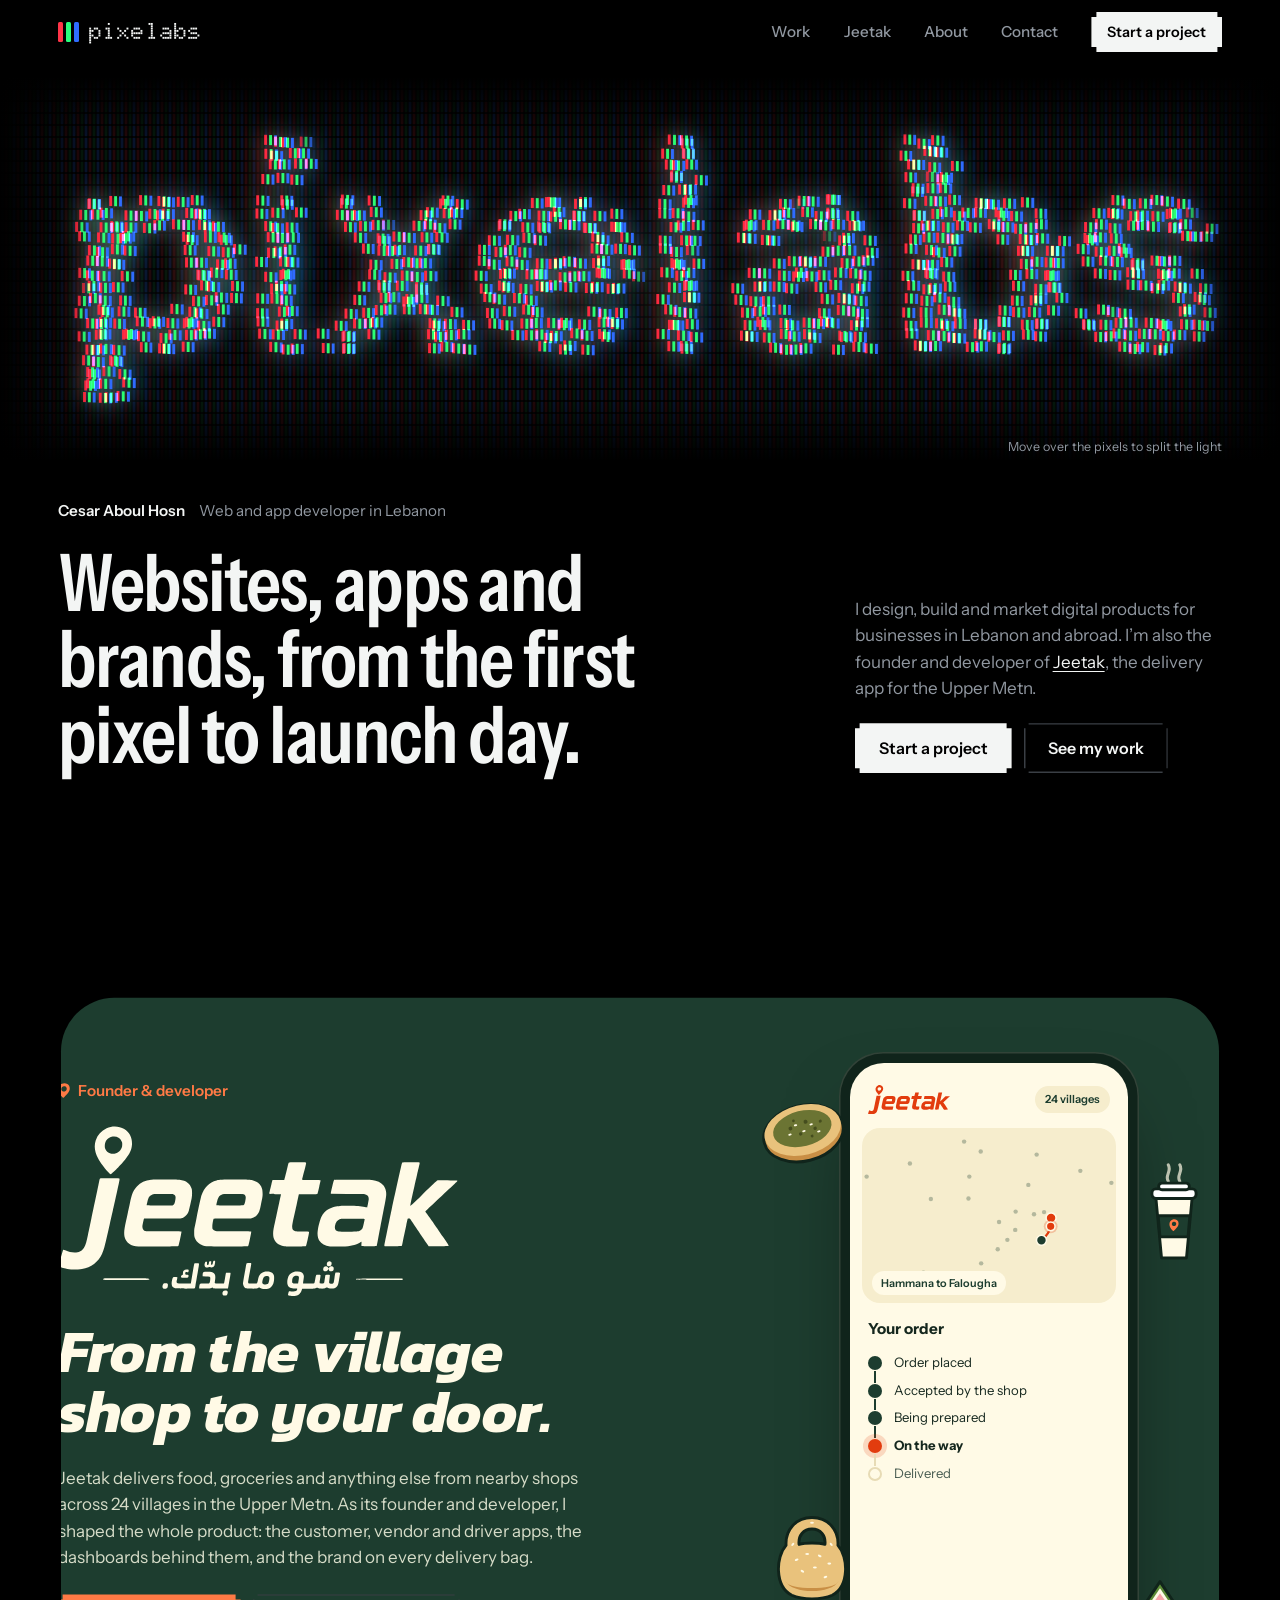
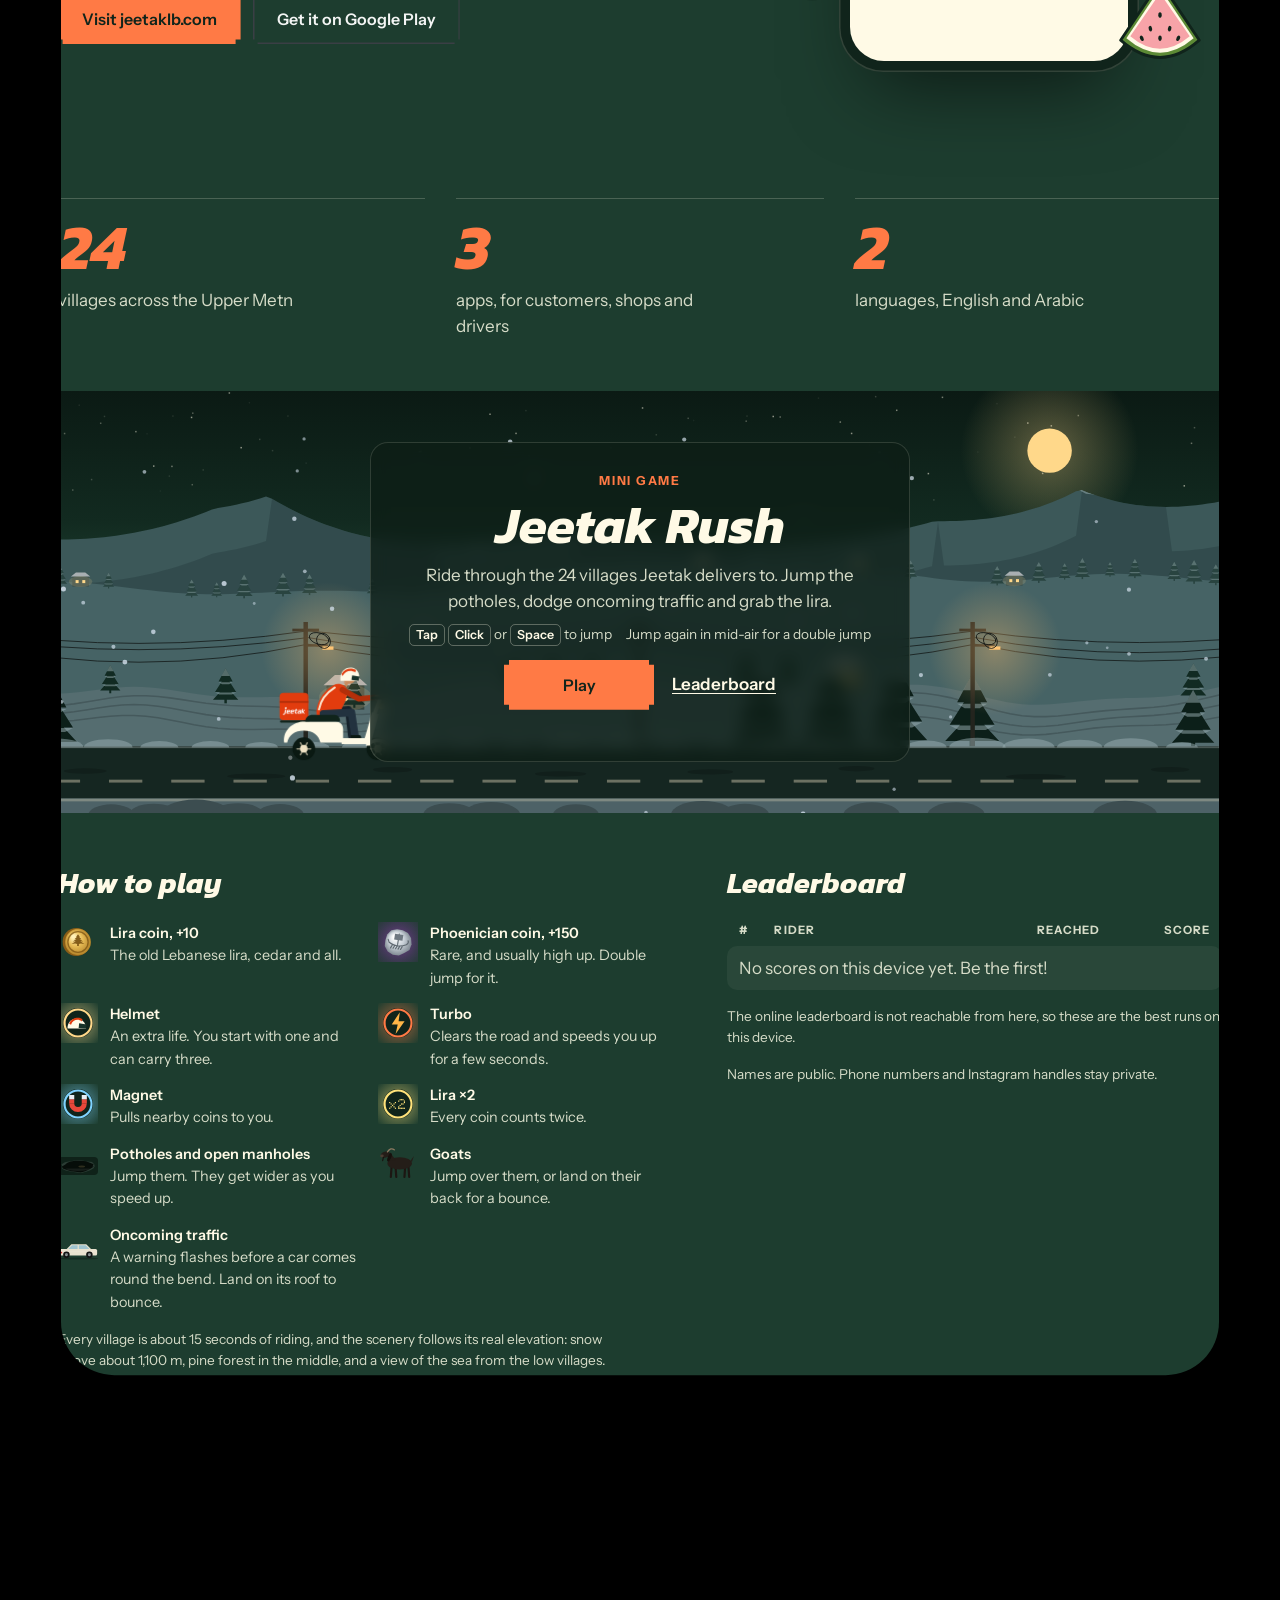
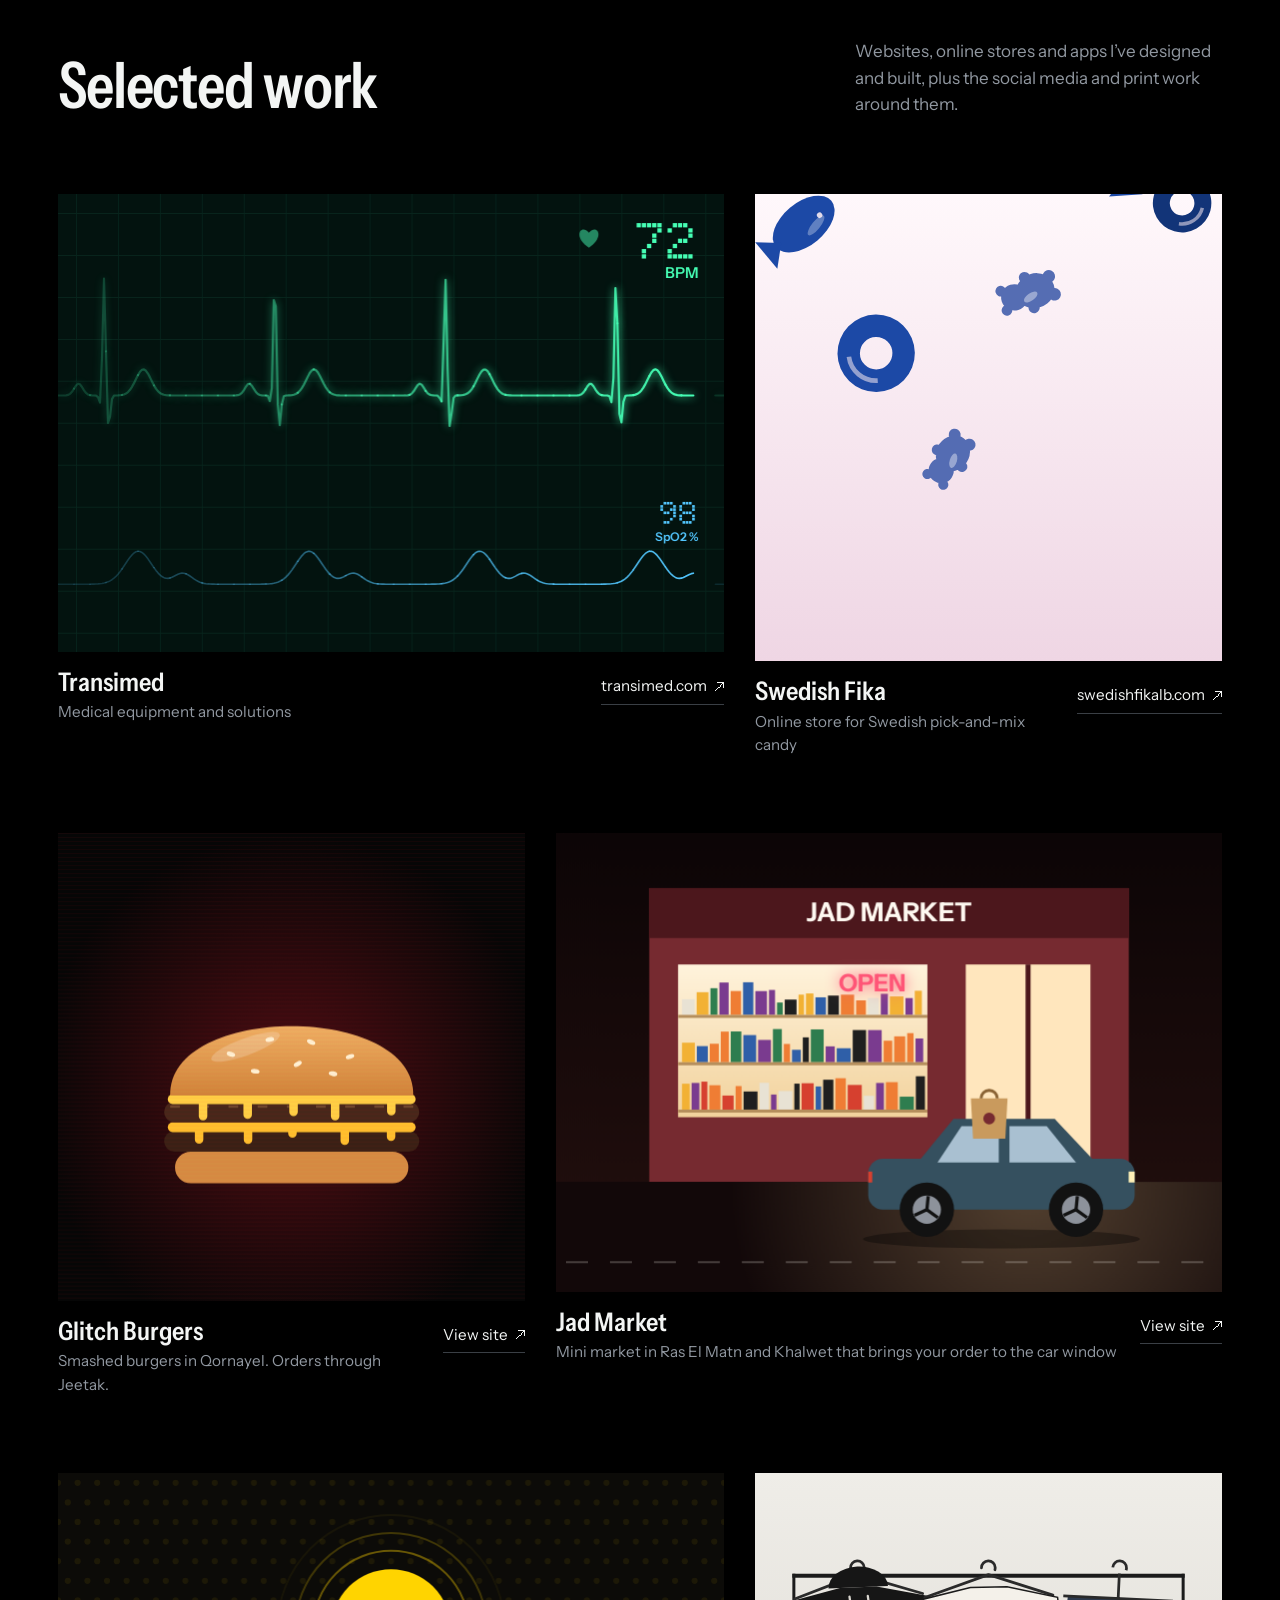
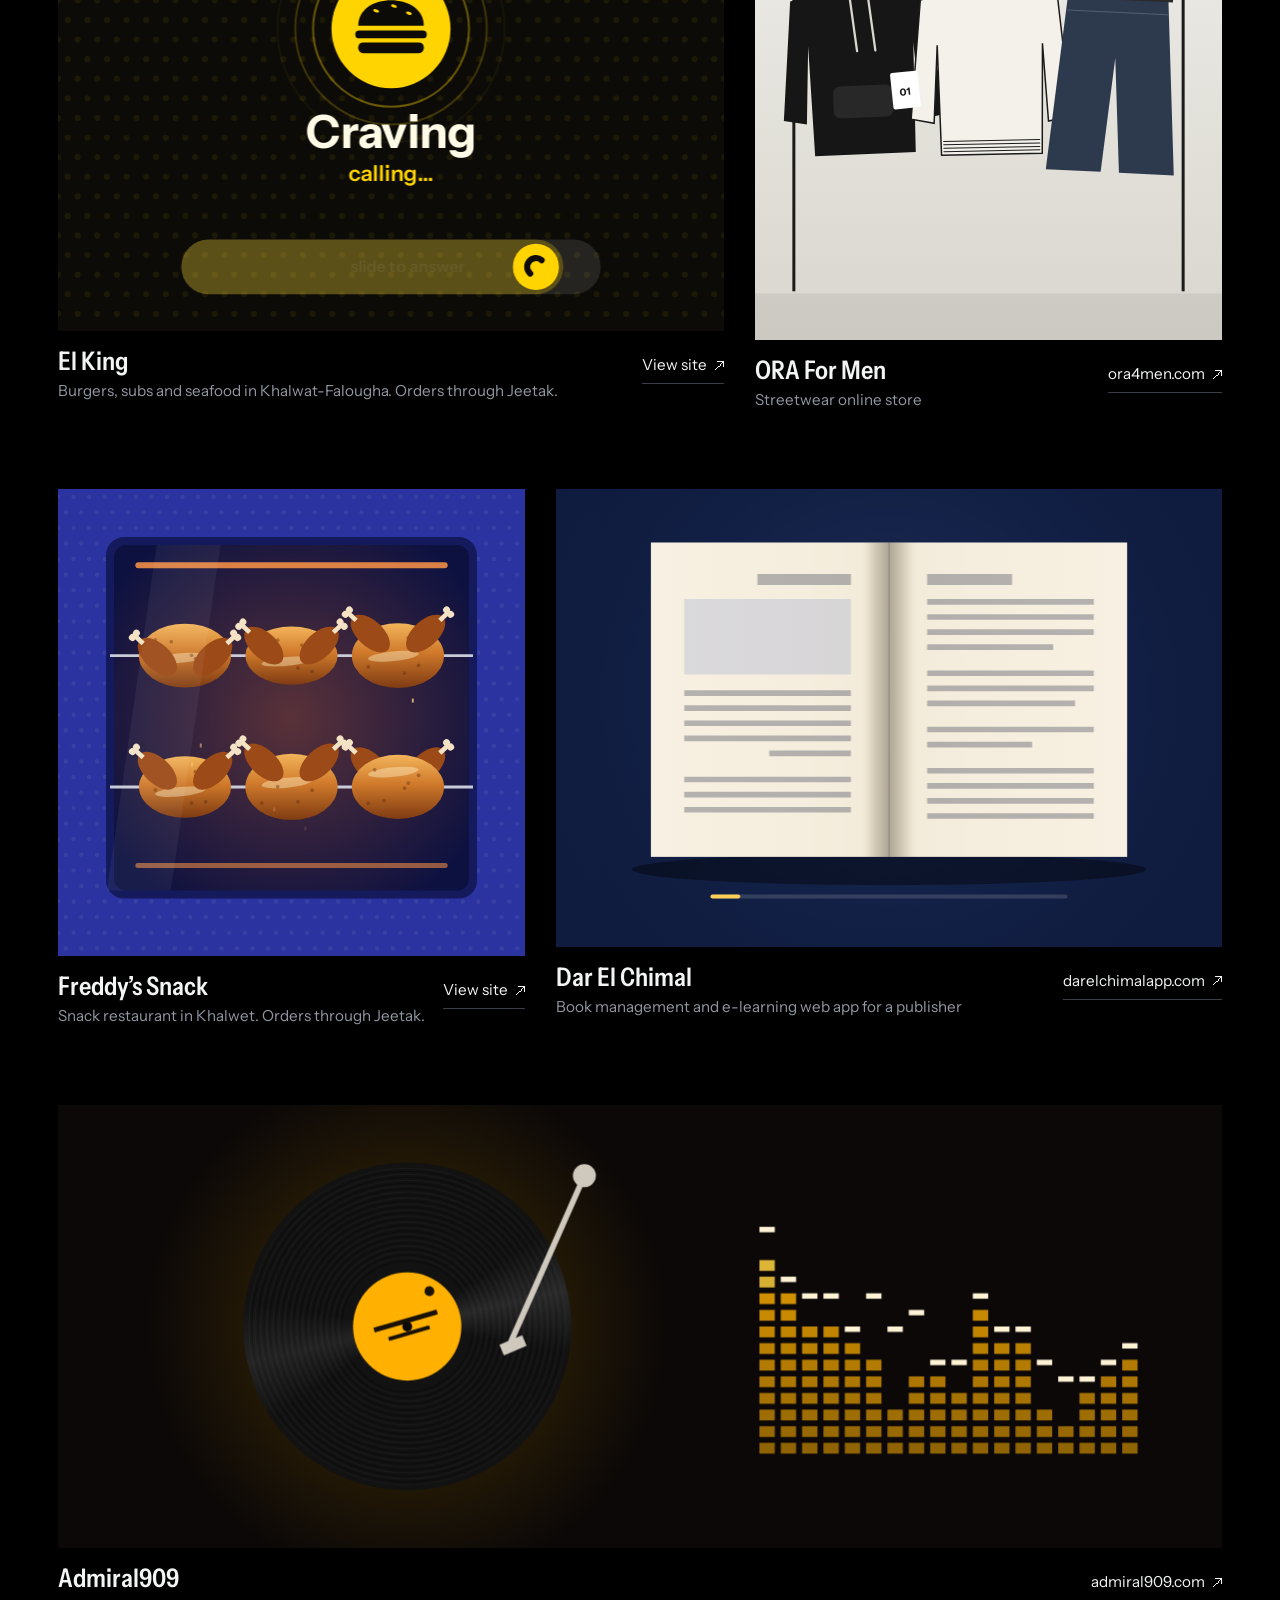
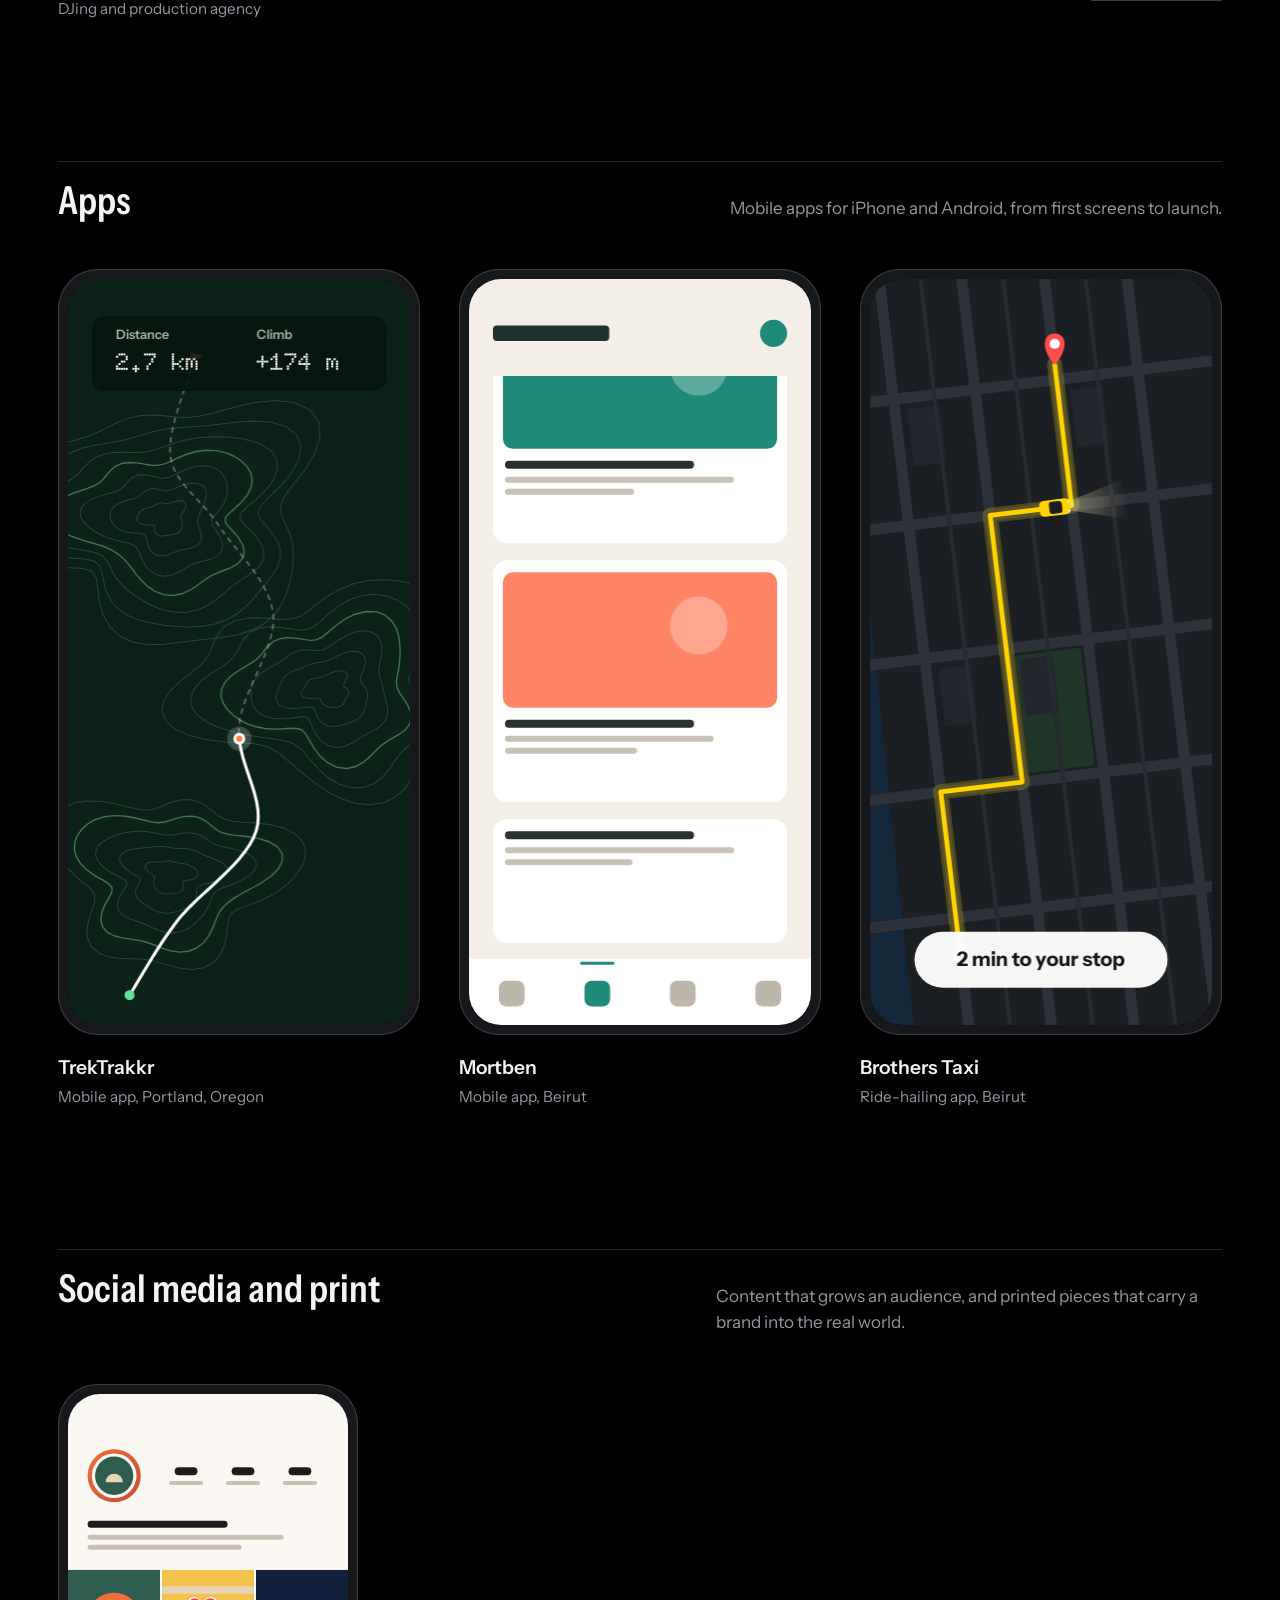
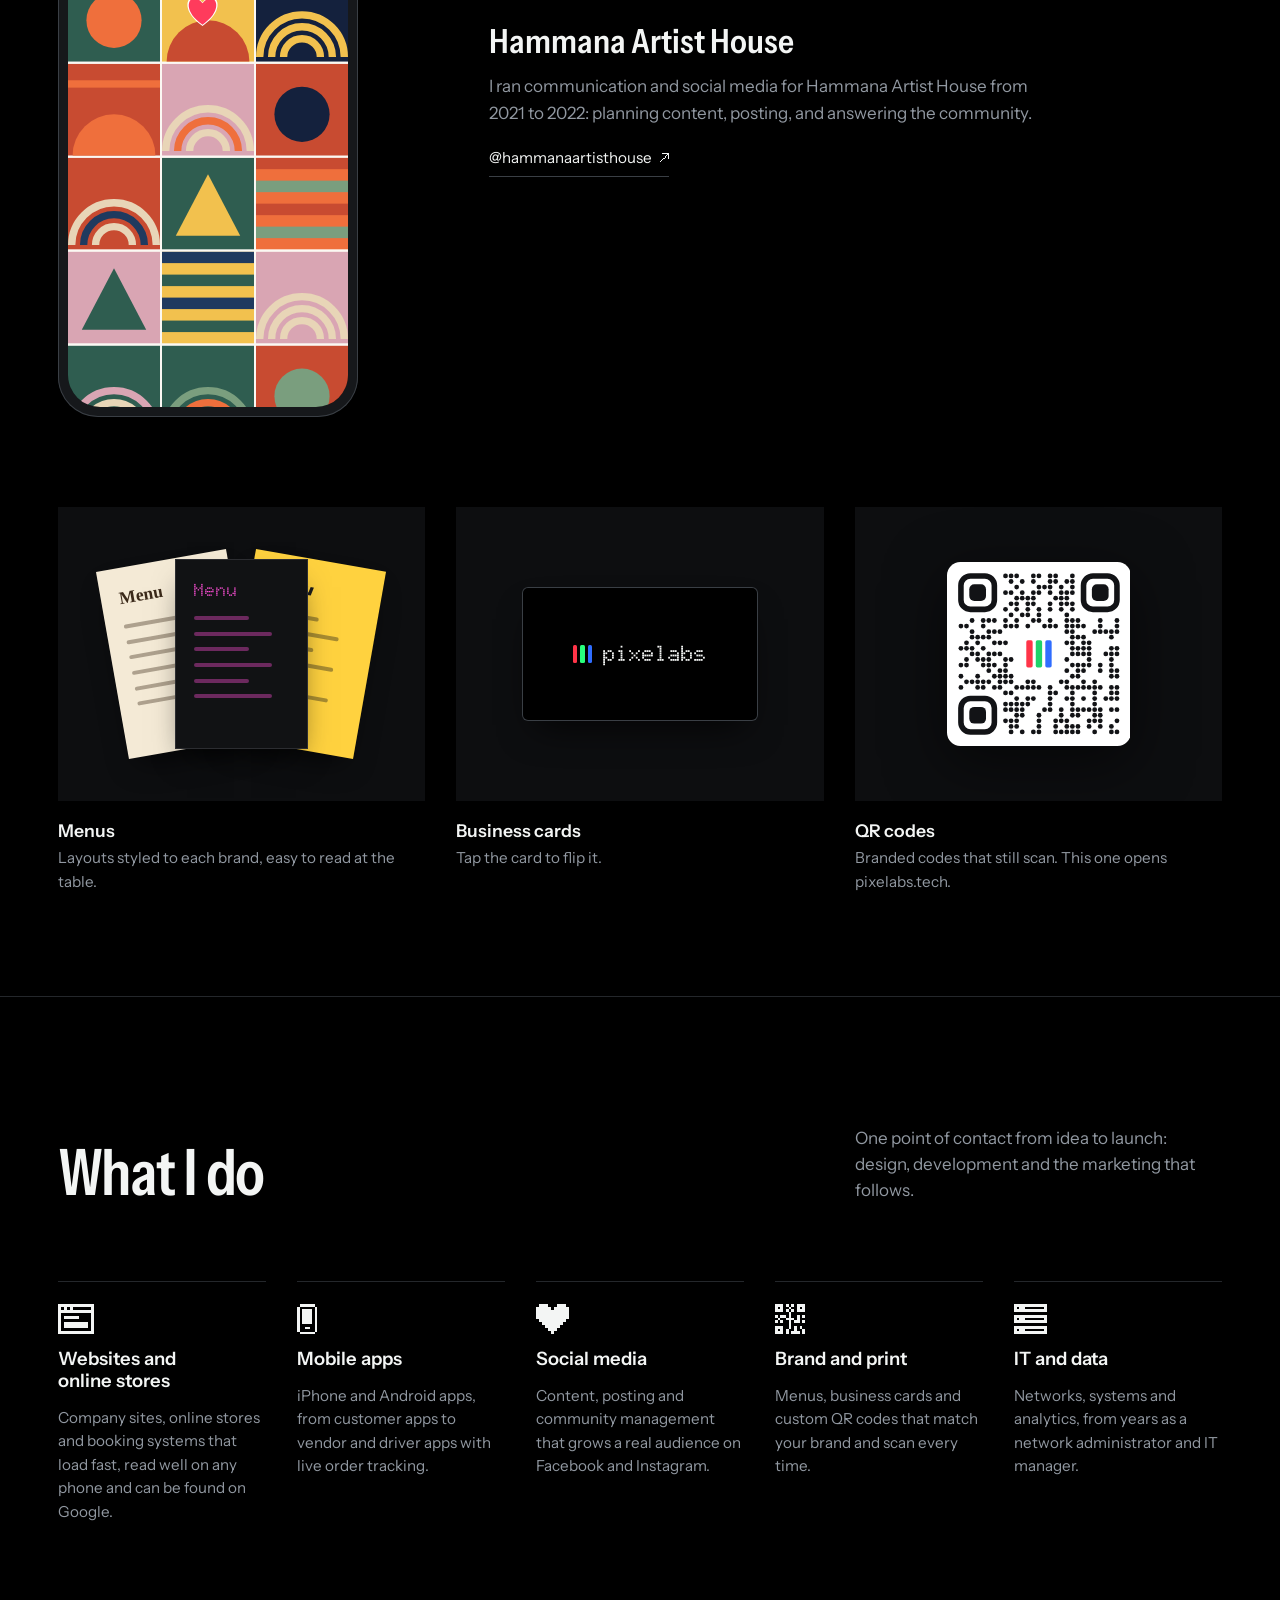
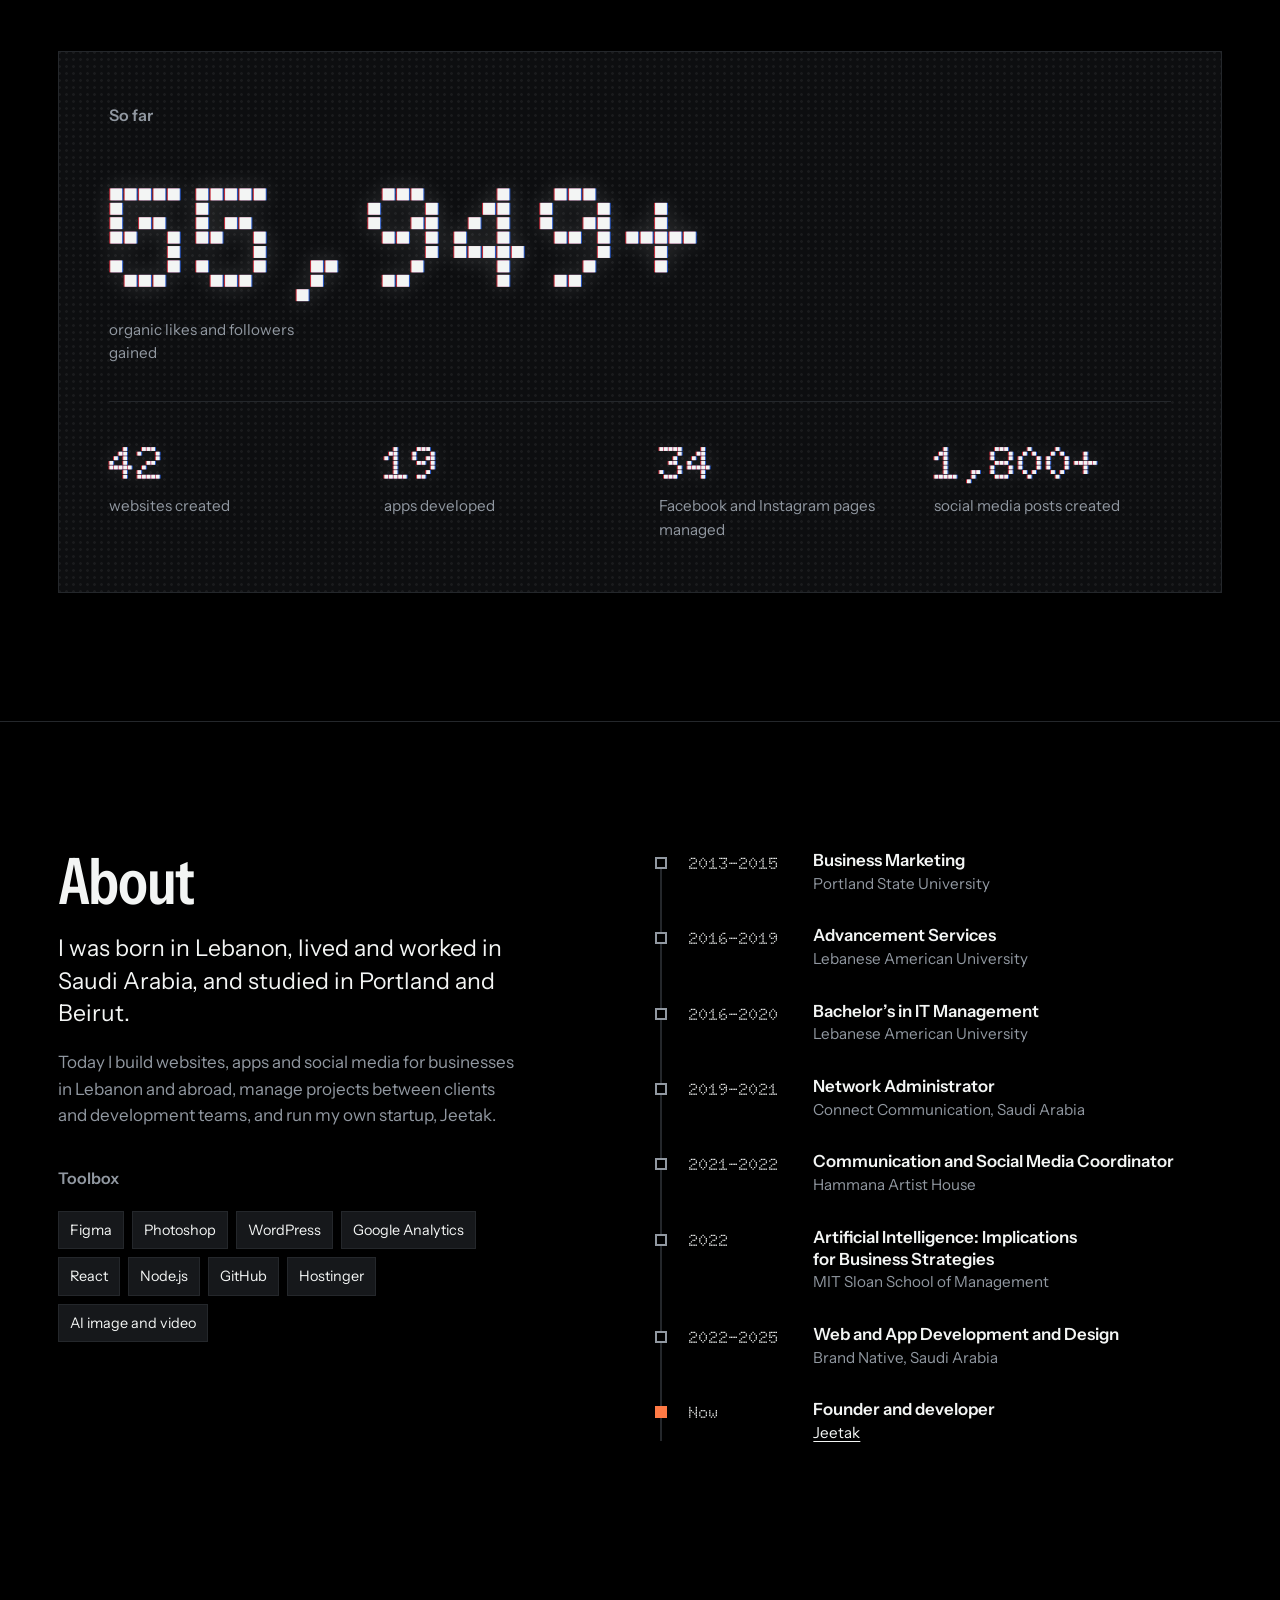
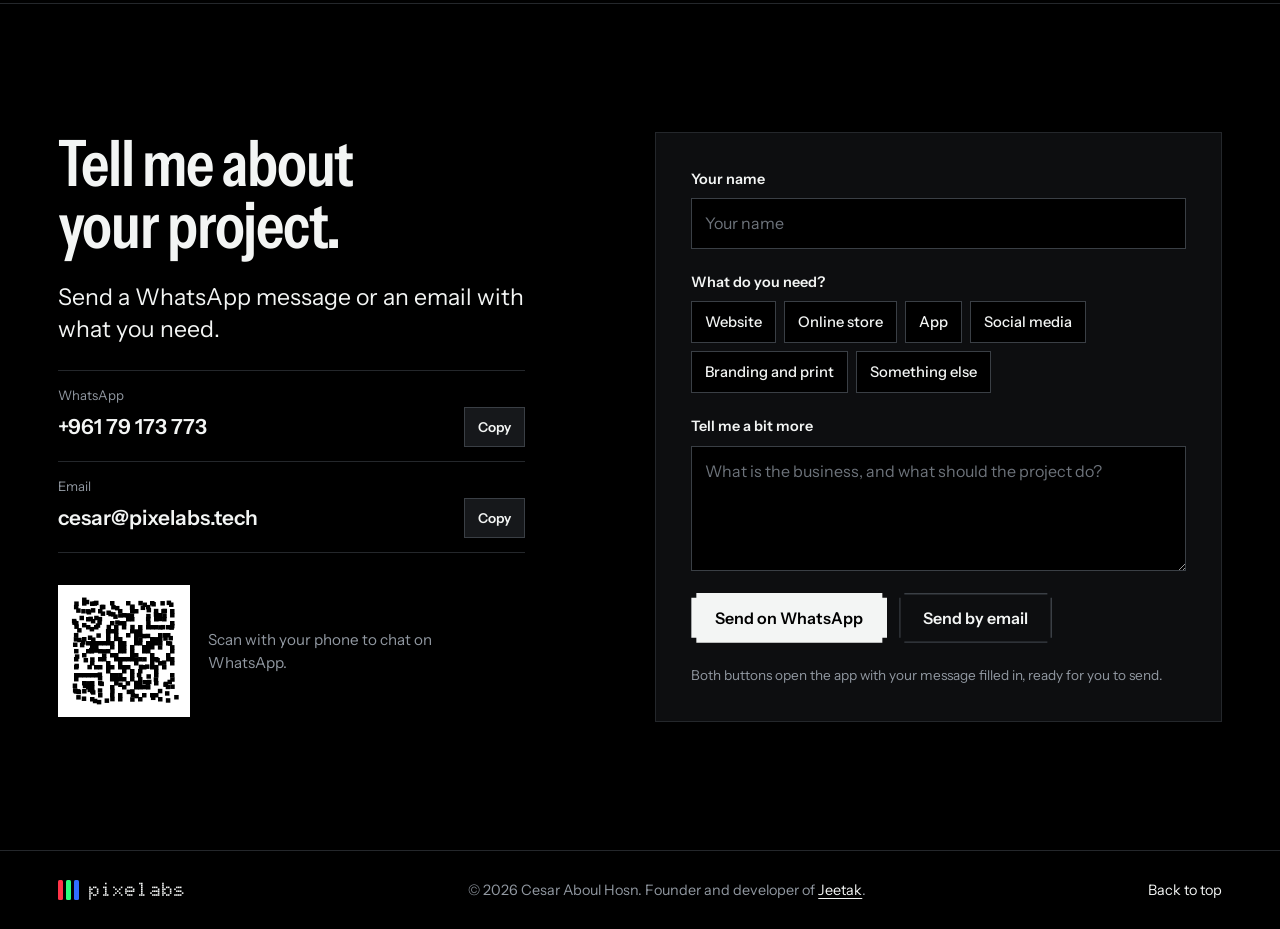
<file: index.html>
<!doctype html>
<html lang="en">
<head>
<meta charset="utf-8">
<meta name="viewport" content="width=device-width, initial-scale=1, viewport-fit=cover">
<title>Cesar Aboul Hosn | Web &amp; App Developer | pixelabs</title>
<meta name="description" content="Cesar Aboul Hosn designs, builds and markets websites, apps and brands. Web and app developer in Lebanon, founder and developer of Jeetak.">
<meta name="theme-color" content="#000000">
<link rel="canonical" href="https://pixelabs.tech/">
<link rel="icon" href="data:image/svg+xml,%3Csvg xmlns='http://www.w3.org/2000/svg' viewBox='0 0 32 32'%3E%3Crect width='32' height='32' rx='6' fill='%23000'/%3E%3Crect x='7' y='7' width='4.5' height='18' rx='1' fill='%23ff3448'/%3E%3Crect x='13.75' y='7' width='4.5' height='18' rx='1' fill='%2328ff7c'/%3E%3Crect x='20.5' y='7' width='4.5' height='18' rx='1' fill='%232f6dff'/%3E%3C/svg%3E">
<meta property="og:type" content="website">
<meta property="og:url" content="https://pixelabs.tech/">
<meta property="og:site_name" content="pixelabs">
<meta property="og:title" content="Cesar Aboul Hosn | Web &amp; App Developer">
<meta property="og:description" content="Cesar Aboul Hosn designs, builds and markets websites, apps and brands. Web and app developer in Lebanon, founder and developer of Jeetak.">
<meta property="og:image" content="https://pixelabs.tech/og-image.png">
<meta property="og:image:width" content="1200">
<meta property="og:image:height" content="630">
<meta name="twitter:card" content="summary_large_image">
<link rel="preconnect" href="https://fonts.googleapis.com">
<link rel="preconnect" href="https://fonts.gstatic.com" crossorigin>
<link rel="stylesheet" href="https://fonts.googleapis.com/css2?family=Instrument+Sans:wdth,wght@75..100,400..700&family=Doto:wght@500..900&family=Kanit:ital,wght@1,600;1,700&family=Baloo+Bhaijaan+2:wght@600;700&display=swap">
<style>
:root{padding:env(safe-area-inset-top,0px) 0 env(safe-area-inset-bottom,0px)}
*,*::before,*::after{box-sizing:border-box}
body{margin:0}
img{max-width:100%}
[hidden]{display:none!important}
/* Layout: a dark screen seen up close. One full-bleed pixel canvas opens the page; everything else sits
   left-aligned on a 12-column grid with wide black margins. The Jeetak section switches the screen to
   Jeetak's own app colours, the way a phone switches apps. */
:root {
  --void: #000000;          /* OLED black: a pixel switched off */
  --glass: #0d0e10;         /* panel glass for raised surfaces */
  --glass-2: #16181b;
  --rule: #24272b;
  --rule-strong: #3a3f45;
  --dim: #9198a1;           /* secondary text, 7:1 on black */
  --placeholder: #6d737b;
  --phosphor: #f3f5f4;      /* screen white */
  --sub-r: #ff3448;         /* the three subpixels */
  --sub-g: #28ff7c;
  --sub-b: #2f6dff;
  --veil: rgba(0, 0, 0, .74);
  --led-dot: rgba(255, 255, 255, .055);
  --subpx: url("data:image/svg+xml,%3Csvg xmlns='http://www.w3.org/2000/svg' viewBox='0 0 30 30'%3E%3Crect x='1.5' y='2' width='7' height='26' rx='1.5' fill='%23ff3448' fill-opacity='.13'/%3E%3Crect x='11.5' y='2' width='7' height='26' rx='1.5' fill='%2328ff7c' fill-opacity='.09'/%3E%3Crect x='21.5' y='2' width='7' height='26' rx='1.5' fill='%232f6dff' fill-opacity='.17'/%3E%3C/svg%3E");

  /* Jeetak, from jeetaklb.com */
  --jk-pine: #1D3D2F;
  --jk-pine-deep: #10241B;
  --jk-ink: #15271E;
  --jk-ink-soft: #4A5D52;
  --jk-cream: #FFFAE6;
  --jk-cream-shade: #F6EDCD;
  --jk-cream-dim: #D6DCC8;
  --jk-cream-edge: #E7DBB5;
  --jk-orange: #E23C0E;
  --jk-orange-lit: #FF7A45;
  --jk-orange-ink: #B32F0A;
  --jk-hair: rgba(255, 250, 230, .2);
  /* Jeetak illustration palette (names match jeetaklb.com so its drawings render unchanged) */
  --orange: var(--jk-orange); --orange-lit: var(--jk-orange-lit); --orange-ink: var(--jk-orange-ink);
  --pine: var(--jk-pine); --pine-deep: var(--jk-pine-deep); --cream: var(--jk-cream);
  --white: #FFFFFF; --tree-fore: #0A1912; --stone: #EFE3C4; --glow: #FFD88A;
  --dough: #E9C27C; --crust: #C98F45; --zaatar: #6B7433; --zaatar-dark: #454D1E;
  --herb: #7FAE4E; --herb-dark: #5C8A35; --kraft: #C99A5D; --kraft-dark: #A97C43;
  --melon: #F7A3A8; --water: #BFE6F4; --water-deep: #86C6E0; --tomato: #D9412F;

  --f-display: "Instrument Sans", "Arial Narrow", system-ui, -apple-system, "Segoe UI", sans-serif;
  --f-body: "Instrument Sans", system-ui, -apple-system, "Segoe UI", sans-serif;
  --f-dot: "Doto", "Instrument Sans", ui-monospace, monospace;
  --f-jk: "Kanit", "Instrument Sans", system-ui, sans-serif;
  --f-ar: "Baloo Bhaijaan 2", "Geeza Pro", "Noto Sans Arabic", system-ui, sans-serif;

  --t-h1: clamp(2.35rem, 6.2vw, 6rem);
  --t-h2: clamp(2.2rem, 5vw, 4.5rem);
  --t-h3: clamp(1.3rem, 2vw, 1.6rem);

  --gutter: clamp(16px, 4.5vw, 64px);
  --col-gap: clamp(16px, 2.4vw, 32px);
  --max: 1320px;
  --head: 64px;
  color-scheme: dark;
}

*, *::before, *::after { box-sizing: border-box; }
html { background: var(--void); scroll-behavior: smooth; -webkit-text-size-adjust: 100%; overflow-x: clip; }
body {
  background: var(--void);
  color: var(--phosphor);
  font-family: var(--f-body);
  font-size: 1.0625rem;
  line-height: 1.55;
  overflow-x: clip;
  -webkit-font-smoothing: antialiased;
  -moz-osx-font-smoothing: grayscale;
}
::selection { background: var(--sub-b); color: var(--white); }
a { color: inherit; }
:focus-visible { outline: 2px solid var(--phosphor); outline-offset: 3px; }
h1, h2, h3, h4 { margin: 0; font-weight: 600; text-wrap: balance; }
p { margin: 0; }
.sprite { position: absolute; width: 0; height: 0; overflow: hidden; }
.skip { position: absolute; left: 12px; top: -80px; z-index: 100; background: var(--phosphor); color: var(--void); padding: 12px 16px; font-weight: 600; text-decoration: none; }
.skip:focus { top: 12px; }
.wrap { width: 100%; max-width: var(--max); margin-inline: auto; padding-inline: var(--gutter); }
section { scroll-margin-top: calc(var(--head) + 8px); }

/* ---------- header ---------- */
.top {
  position: fixed; inset: 0 0 auto 0; z-index: 40;
  padding-top: env(safe-area-inset-top, 0px);
  border-bottom: 1px solid transparent;
  transition: background-color .35s ease, border-color .35s ease, transform .45s cubic-bezier(.2, .7, .2, 1);
}
.top.scrolled { background: var(--veil); -webkit-backdrop-filter: blur(14px) saturate(150%); backdrop-filter: blur(14px) saturate(150%); border-bottom-color: var(--rule); }
.top.hide:not(:focus-within) { transform: translateY(-100%); }
.top-in { height: var(--head); display: flex; align-items: center; justify-content: space-between; gap: 16px; }
.logo { display: inline-flex; align-items: center; gap: 10px; color: var(--phosphor); text-decoration: none; }
.logo-mark { display: inline-flex; gap: 3px; height: 20px; }
.logo-mark i { display: block; width: 5px; border-radius: 1.5px; }
.logo-mark i:nth-child(1) { background: var(--sub-r); }
.logo-mark i:nth-child(2) { background: var(--sub-g); }
.logo-mark i:nth-child(3) { background: var(--sub-b); }
.logo-word { font-family: var(--f-dot); font-weight: 800; font-size: 1.45rem; line-height: 1; letter-spacing: .01em; }
.nav { display: flex; align-items: center; gap: clamp(14px, 2.6vw, 34px); }
.nav a:not(.btn) { color: var(--dim); text-decoration: none; font-size: .95rem; font-weight: 500; padding-block: 12px; transition: color .2s; }
.nav a:not(.btn):hover { color: var(--phosphor); }
@media (max-width: 760px) { .nav .nav-wide { display: none; } }

/* ---------- buttons: square-stepped corners like a pixel-art button ---------- */
.btn {
  --bg: var(--phosphor); --fg: var(--void);
  display: inline-flex; align-items: center; justify-content: center; gap: 10px;
  min-height: 50px; padding: 0 24px;
  font: 600 1rem/1 var(--f-body);
  color: var(--fg); background: var(--bg);
  text-decoration: none; border: 0; cursor: pointer;
  clip-path: polygon(0 5px, 5px 5px, 5px 0, calc(100% - 5px) 0, calc(100% - 5px) 5px, 100% 5px, 100% calc(100% - 5px), calc(100% - 5px) calc(100% - 5px), calc(100% - 5px) 100%, 5px 100%, 5px calc(100% - 5px), 0 calc(100% - 5px));
  transition: transform .15s ease, text-shadow .2s ease;
}
.btn:active { transform: translateY(1px); }
.btn:focus-visible { outline: none; box-shadow: inset 0 0 0 3px var(--sub-b); }
.btn.ghost { --bg: transparent; --fg: var(--phosphor); box-shadow: inset 0 0 0 1.5px var(--rule-strong); }
.btn.ghost:focus-visible { box-shadow: inset 0 0 0 3px var(--sub-b); }
@media (hover: hover) { .btn:hover { text-shadow: -1.5px 0 var(--sub-r), 1.5px 0 var(--sub-b); } }
.btn-sm { min-height: 40px; padding: 0 16px; font-size: .9rem; }
.cta-row { display: flex; flex-wrap: wrap; gap: 12px; }

/* ---------- hero ---------- */
.hero { padding-top: var(--head); }
.hero-screen {
  position: relative;
  height: clamp(180px, 30vw, 440px);
  margin-top: clamp(4px, 1vw, 16px);
  touch-action: pan-y;
  cursor: crosshair;
  background-image: var(--subpx);
  background-size: var(--cell, 8px) var(--cell, 8px);
  background-position: var(--gx, 0) var(--gy, 0);
  user-select: none; -webkit-user-select: none;
}
.hero-screen::after {
  content: ""; position: absolute; inset: 0; pointer-events: none;
  background:
    linear-gradient(90deg, var(--void), rgba(0, 0, 0, 0) 7%, rgba(0, 0, 0, 0) 93%, var(--void)),
    linear-gradient(var(--void), rgba(0, 0, 0, 0) 16%, rgba(0, 0, 0, 0) 84%, var(--void));
}
.hero-screen canvas { position: absolute; inset: 0; width: 100%; height: 100%; display: block; }
#heroGlow { filter: blur(12px) saturate(1.5); opacity: .85; }
.hero-hint { position: absolute; right: var(--gutter); bottom: 4px; z-index: 2; font-size: .78rem; color: var(--dim); pointer-events: none; }
.hint-touch { display: none; }
@media (hover: none) { .hint-fine { display: none; } .hint-touch { display: inline; } }

.hero-copy {
  display: grid; grid-template-columns: repeat(12, minmax(0, 1fr));
  column-gap: var(--col-gap); row-gap: 22px;
  padding-block: clamp(18px, 3vw, 40px) clamp(64px, 9vw, 128px);
}
.credit { grid-column: 1 / -1; display: flex; flex-wrap: wrap; align-items: baseline; gap: 2px 14px; font-size: .95rem; color: var(--dim); }
.credit strong { color: var(--phosphor); font-weight: 600; }
.hero h1 {
  grid-column: 1 / span 8;
  font-family: var(--f-display); font-stretch: 78%; font-weight: 600;
  font-size: var(--t-h1); line-height: .96; letter-spacing: -.022em;
}
.hero-side { grid-column: 9 / span 4; align-self: end; display: grid; gap: 22px; color: var(--dim); }
.hero-side p { max-width: 38ch; }
.hero-side a:not(.btn) { color: var(--phosphor); text-underline-offset: 3px; }
@media (max-width: 900px) {
  .hero h1, .hero-side { grid-column: 1 / -1; }
  .hero-side p { max-width: 52ch; }
}

/* ---------- Jeetak ---------- */
.jk { --p: 1; padding-block: clamp(8px, 2vw, 24px); }
.jk-panel {
  position: relative; overflow: hidden;
  background: var(--jk-pine); color: var(--jk-cream);
  padding-top: clamp(64px, 9vw, 128px);
  clip-path: inset(calc((1 - var(--p)) * 7vw) calc((1 - var(--p)) * 5vw) round calc((1 - var(--p)) * 56px));
}
.jk-grid { display: grid; grid-template-columns: repeat(12, minmax(0, 1fr)); column-gap: var(--col-gap); row-gap: 56px; align-items: center; }
.jk-copy { grid-column: 1 / span 6; display: grid; gap: 24px; justify-items: start; }
.jk-visual { grid-column: 8 / span 5; position: relative; display: grid; place-items: center; padding-block: 24px; }
@media (max-width: 900px) { .jk-copy, .jk-visual { grid-column: 1 / -1; } }
.jk-role { display: inline-flex; align-items: center; gap: 8px; font-size: .95rem; font-weight: 600; color: var(--jk-orange-lit); }
.jk-role-pin { width: 12px; height: 15px; fill: currentColor; }
.jk-lockup { width: min(100%, 25rem); height: auto; fill: var(--jk-cream); }
.jk h2 { font-family: var(--f-jk); font-style: italic; font-weight: 700; font-size: clamp(2rem, 4.6vw, 3.9rem); line-height: 1.02; letter-spacing: -.01em; max-width: 14ch; }
.jk-lede { color: var(--jk-cream-dim); max-width: 48ch; }
.jk-btn { --bg: var(--jk-orange-lit); --fg: var(--jk-pine-deep); }
.jk-btn:focus-visible, .jk-ghost:focus-visible { box-shadow: inset 0 0 0 3px var(--jk-cream); }
.jk-ghost { --fg: var(--jk-cream); box-shadow: inset 0 0 0 1.5px rgba(255, 250, 230, .42); }
@media (hover: hover) { .jk .btn:hover { text-shadow: none; filter: brightness(1.06); } }

.jk-phone {
  position: relative; z-index: 1;
  width: min(300px, 76vw); aspect-ratio: 9 / 18.6; max-width: 100%;
  padding: 11px; border-radius: 44px;
  background: var(--jk-pine-deep);
  box-shadow: 0 40px 80px -30px rgba(0, 0, 0, .6), inset 0 0 0 1.5px rgba(255, 250, 230, .14);
}
.jk-screen { height: 100%; border-radius: 34px; overflow: hidden; display: flex; flex-direction: column; background: var(--jk-cream); color: var(--jk-ink); }
.jk-app-bar { display: flex; align-items: center; justify-content: space-between; padding: 22px 18px 10px; }
.jk-app-word { width: 82px; height: auto; fill: var(--jk-orange); }
.jk-app-chip { font-size: .7rem; font-weight: 600; color: var(--jk-pine); background: var(--jk-cream-shade); padding: 5px 10px; border-radius: 999px; }
.jk-map { position: relative; margin: 4px 12px 0; aspect-ratio: 1.45; border-radius: 18px; overflow: hidden; background: var(--jk-cream-shade); }
.jk-map svg { width: 100%; height: 100%; display: block; }
.jk-dots circle { fill: var(--jk-pine); opacity: .3; }
.jk-route { fill: none; stroke: var(--jk-pine); stroke-opacity: .4; stroke-width: 6; stroke-dasharray: 2 14; stroke-linecap: round; }
.jk-route-done { fill: none; stroke: var(--jk-orange); stroke-width: 7; stroke-linecap: round; }
.jk-shop { fill: var(--jk-pine); stroke: var(--jk-cream); stroke-width: 5; }
.jk-home { fill: var(--jk-orange); stroke: var(--jk-cream); stroke-width: 5; }
.jk-rider-dot { fill: var(--jk-orange); stroke: var(--jk-cream); stroke-width: 5; }
.jk-rider-pulse { fill: var(--jk-orange); opacity: .25; transform-box: fill-box; transform-origin: center; animation: pulse 1.4s ease-out infinite; }
.jk-map-label { position: absolute; left: 10px; bottom: 8px; font-size: .68rem; font-weight: 600; color: var(--jk-pine); background: var(--jk-cream); padding: 4px 9px; border-radius: 999px; }
.jk-order { padding: 14px 18px 18px; display: grid; gap: 8px; }
.jk-order-title { font-weight: 700; font-size: .95rem; }
.jk-steps { list-style: none; margin: 0; padding: 0; }
.jk-steps li { position: relative; display: flex; align-items: center; gap: 12px; padding: 6px 0; font-size: .82rem; line-height: 1.2; color: var(--jk-ink-soft); }
.jk-steps li::before { content: ""; flex: none; width: 14px; height: 14px; border-radius: 50%; background: var(--jk-cream); box-shadow: inset 0 0 0 2px var(--jk-cream-edge); transition: background-color .3s, box-shadow .3s; }
.jk-steps li:not(:last-child)::after { content: ""; position: absolute; left: 6px; top: calc(50% + 8px); height: calc(100% - 16px); width: 2px; background: var(--jk-cream-edge); transition: background-color .3s; }
.jk-steps li.done { color: var(--jk-ink); }
.jk-steps li.done::before { background: var(--jk-pine); box-shadow: none; }
.jk-steps li.done::after { background: var(--jk-pine); }
.jk-steps li.now { color: var(--jk-ink); font-weight: 700; }
.jk-steps li.now::before { background: var(--jk-orange); box-shadow: 0 0 0 5px rgba(226, 60, 14, .18); }

.jk-food { position: absolute; z-index: 2; width: clamp(62px, 8vw, 96px); animation: float 6s ease-in-out infinite; }
.jk-food > svg { display: block; width: 100%; height: auto; overflow: visible; }
.jk-food.f1 { left: 0; top: 6%; animation-delay: -1s; }
.jk-food.f2 { right: 0; top: 20%; animation-delay: -3s; }
.jk-food.f3 { left: 2%; bottom: 14%; animation-delay: -2s; }
.jk-food.f4 { right: 3%; bottom: 4%; animation-delay: -4.5s; }

.jk-facts { list-style: none; margin: 0 auto; display: grid; grid-template-columns: repeat(3, minmax(0, 1fr)); gap: var(--col-gap); padding-block: clamp(64px, 8vw, 112px) clamp(32px, 4vw, 56px); }
.jk-facts li { display: grid; gap: 8px; align-content: start; padding-top: 16px; border-top: 1px solid var(--jk-hair); }
.jk-facts strong { font-family: var(--f-jk); font-style: italic; font-weight: 700; font-size: clamp(2.6rem, 5vw, 4rem); line-height: 1; color: var(--jk-orange-lit); }
.jk-facts span { color: var(--jk-cream-dim); max-width: 26ch; }
@media (max-width: 640px) { .jk-facts { grid-template-columns: minmax(0, 1fr); } }

/* ---------- Jeetak Rush, the game ---------- */
.jk-game {
  position: relative; overflow: hidden; isolation: isolate;
  height: clamp(320px, 33vw, 470px);
  background: #0B1A14;
  touch-action: manipulation; -webkit-user-select: none; user-select: none; -webkit-tap-highlight-color: transparent;
  outline: none;
}
.jk-game.playing { cursor: pointer; }
.jk-game:focus-visible { box-shadow: inset 0 0 0 3px var(--jk-orange-lit); }
@media (max-width: 640px) { .jk-game { height: max(360px, 98vw); } }
.jg-world, .jg-fx { position: absolute; inset: 0; width: 100%; height: 100%; display: block; }
.jg-fx { z-index: 2; pointer-events: none; }
.jg-scooter { position: absolute; left: 0; top: 0; z-index: 1; width: 140px; pointer-events: none; will-change: transform; }
.jg-scooter > svg { display: block; width: 100%; height: auto; overflow: visible; }
.jg-scooter .speeds { opacity: 0; transition: opacity .2s; }
.jg-scooter.turbo .speeds { opacity: 1; }
.jg-scooter.blink { opacity: .3; }
.jg-scooter.no-helmet .r-helmet, .jg-scooter:not(.no-helmet) .r-hair { display: none; }
.jk .r-leg, .jk .r-leg-far { fill: none; stroke-linecap: round; stroke-linejoin: round; }
.jk .r-leg { stroke: #22323F; stroke-width: 10; }
.jk .r-leg-far { stroke: #16222B; stroke-width: 9; }
.jk .r-torso { fill: var(--orange); }
.jk .r-stripe { fill: none; stroke: var(--cream); stroke-width: 2.6; stroke-linecap: round; opacity: .9; }
.jk .r-shoe { fill: #0A1912; }
.jk .r-arm { fill: none; stroke: var(--orange-ink); stroke-width: 7.5; stroke-linecap: round; stroke-linejoin: round; }
.jk .r-skin { fill: #C98B5E; }
.jk .r-eye { fill: #1B130E; }
.jk .r-hair { fill: #2A1D15; }
.jk .r-helmet-shell { fill: var(--cream); }
.jk .r-helmet-band { fill: var(--orange); }
.jk .r-visor { fill: #173229; }

.jg-hud {
  position: absolute; inset: 0 0 auto 0; z-index: 3;
  display: flex; align-items: flex-start; justify-content: space-between; gap: 12px;
  padding: clamp(10px, 1.6vw, 18px) clamp(12px, 2vw, 24px);
  color: var(--jk-cream); text-shadow: 0 1px 3px rgba(5, 14, 10, .55); pointer-events: none;
}
.jg-hud[hidden] { display: none; }
.jg-hud p { margin: 0; }
.jg-score { display: flex; align-items: baseline; gap: 10px; font-family: var(--f-dot); font-weight: 800; font-size: clamp(1.6rem, 3.2vw, 2.4rem); line-height: 1; letter-spacing: .02em; font-variant-numeric: tabular-nums; }
.jg-gain { font-size: .55em; color: #FFE7A0; opacity: 0; transform: translateY(4px); transition: opacity .15s ease, transform .15s ease; }
.jg-gain.show { opacity: 1; transform: none; }
.jg-gain.rare { color: #E2B8F2; }
.jg-loot { display: flex; align-items: center; gap: 6px; margin-top: 6px !important; font-weight: 600; font-size: .95rem; font-variant-numeric: tabular-nums; }
.jg-rare { display: inline-flex; align-items: center; gap: 6px; margin-left: 8px; }
.jg-rare[hidden] { display: none; }
.jg-coin, .jg-pcoin { width: 15px; height: 15px; border-radius: 50%; flex: none; }
.jg-coin { background: radial-gradient(circle at 34% 32%, #FFF0B8, #E9BE58 46%, #B07F25); box-shadow: inset 0 0 0 1.5px rgba(122, 82, 18, .65); }
.jg-pcoin { background: radial-gradient(circle at 34% 32%, #FFFFFF, #C9D1D8 50%, #7D8790); box-shadow: 0 0 8px 2px rgba(170, 70, 200, .55); }
.jg-place { display: flex; align-items: baseline; gap: 8px; margin-top: 8px !important; font-size: .88rem; white-space: nowrap; }
.jg-place b { font-family: var(--f-jk); font-style: italic; font-weight: 600; font-size: 1rem; }
.jg-place span { opacity: .8; font-variant-numeric: tabular-nums; }
@media (min-width: 760px) {
  .jg-place { position: absolute; left: 50%; top: clamp(10px, 1.6vw, 18px); transform: translateX(-50%); margin: 0 !important; padding: 7px 14px; border-radius: 999px; background: rgba(16, 36, 27, .5); -webkit-backdrop-filter: blur(6px); backdrop-filter: blur(6px); text-shadow: none; }
}
.jg-hud-r { display: flex; align-items: center; gap: 10px; pointer-events: auto; }
.jg-helmets { display: flex; gap: 4px; }
.jg-helmets i { display: block; width: 24px; height: 18px; opacity: .22; transition: opacity .2s, transform .2s; }
.jg-helmets i.on { opacity: 1; }
.jg-helmets svg { display: block; width: 100%; height: 100%; }
.jg-helmets .h-shell { fill: var(--jk-cream); } .jg-helmets .h-band { fill: var(--jk-orange); } .jg-helmets .h-visor { fill: #173229; }
.jg-powers { display: flex; gap: 6px; }
.jg-powers span { position: relative; overflow: hidden; padding: 5px 9px 7px; border-radius: 8px; background: rgba(16, 36, 27, .6); font-size: .78rem; font-weight: 700; letter-spacing: .02em; }
.jg-powers span[hidden] { display: none; }
.jg-powers span::after { content: ""; position: absolute; left: 0; bottom: 0; height: 3px; width: calc(var(--left, 1) * 100%); background: var(--jk-orange-lit); }
.jg-powers [data-p="magnet"]::after { background: #7FD3FF; }
.jg-powers [data-p="double"]::after { background: #FFE27A; }
.jg-ibtn { width: 38px; height: 38px; display: grid; place-items: center; padding: 0; border-radius: 50%; border: 1px solid rgba(255, 250, 230, .3); background: rgba(16, 36, 27, .55); color: var(--jk-cream); cursor: pointer; }
.jg-ibtn:focus-visible { outline: 2px solid var(--jk-orange-lit); outline-offset: 2px; }
.jg-ibtn svg { width: 16px; height: 16px; fill: currentColor; }
.jg-ibtn .wave, .jg-ibtn .cross { fill: none; stroke: currentColor; stroke-width: 1.6; stroke-linecap: round; }
.jg-ibtn .cross, .jg-ibtn.off .wave { display: none; }
.jg-ibtn.off .cross { display: inline; }
@media (max-width: 520px) { .jg-powers span { padding: 4px 7px 6px; font-size: .7rem; } .jg-ibtn { width: 34px; height: 34px; } .jg-helmets i { width: 20px; height: 15px; } }

.jg-toast { position: absolute; left: 50%; top: 27%; z-index: 3; transform: translate(-50%, -10px); opacity: 0; text-align: center; color: var(--jk-cream); pointer-events: none; transition: opacity .3s ease, transform .3s ease; text-shadow: 0 2px 8px rgba(5, 14, 10, .6); width: max-content; max-width: 90%; }
.jg-toast.show { opacity: 1; transform: translate(-50%, 0); }
.jg-toast b { display: block; font-family: var(--f-jk); font-style: italic; font-weight: 700; font-size: clamp(1.35rem, 3vw, 2.1rem); line-height: 1.1; }
.jg-toast span { display: block; margin-top: 4px; font-size: .95rem; opacity: .92; }
.jg-toast bdi { font-family: var(--f-ar); font-weight: 600; }
.jg-toast.warn b { color: var(--jk-orange-lit); }
.jg-toast.rare b { color: #E2B8F2; }
.jg-toast.power b { color: #FFD88A; }

.jg-panel { position: absolute; inset: 0; z-index: 4; display: grid; grid-template-columns: minmax(0, 1fr); place-items: center; padding: 14px; color: var(--jk-cream); cursor: default; }
.jg-panel[hidden] { display: none; }
.jg-paused, .jg-over { background: rgba(8, 20, 14, .45); }
.jg-card {
  width: min(100%, 540px); max-height: 100%; overflow-y: auto; display: grid; justify-items: center; gap: 10px; text-align: center;
  padding: clamp(18px, 2.6vw, 28px) clamp(18px, 3vw, 32px);
  background: rgba(13, 30, 22, .78); -webkit-backdrop-filter: blur(8px); backdrop-filter: blur(8px);
  border: 1px solid rgba(255, 250, 230, .14); border-radius: 18px;
}
.jg-card p { margin: 0; }
.jg-kicker { font-size: .78rem; font-weight: 700; letter-spacing: .14em; text-transform: uppercase; color: var(--jk-orange-lit); }
.jg-title { margin: 0; font-family: var(--f-jk); font-style: italic; font-weight: 700; font-size: clamp(2rem, 5vw, 3.2rem); line-height: 1; color: var(--jk-cream); }
.jg-sub { max-width: 44ch; color: var(--jk-cream-dim); }
.jg-keys { display: flex; flex-wrap: wrap; justify-content: center; gap: 4px 14px; font-size: .85rem; color: var(--jk-cream-dim); }
.jg-keys kbd { display: inline-block; padding: 1px 6px; border-radius: 5px; border: 1px solid rgba(255, 250, 230, .3); font: 600 .78rem/1.4 var(--f-body); color: var(--jk-cream); }
.jg-actions { display: flex; flex-wrap: wrap; align-items: center; justify-content: center; gap: 10px 18px; margin-top: 4px; }
.jg-actions .btn { min-width: 150px; }
.jg-link { color: var(--jk-cream); font-weight: 600; text-underline-offset: 3px; }
.jg-best { font-size: .85rem; color: var(--jk-cream-dim); min-height: 1em; }
.jg-final { display: flex; align-items: center; gap: 12px; font-family: var(--f-dot); font-weight: 800; font-size: clamp(2.4rem, 7vw, 3.8rem); line-height: 1; }
.jg-newbest { font: 700 .72rem/1 var(--f-body); letter-spacing: .1em; text-transform: uppercase; padding: 6px 8px; border-radius: 6px; background: var(--jk-orange); color: var(--jk-cream); }
.jg-newbest[hidden] { display: none; }
.jg-sum { display: flex; flex-wrap: wrap; justify-content: center; gap: 6px; font-size: .86rem; color: var(--jk-cream-dim); font-variant-numeric: tabular-nums; }
.jg-sum span { padding: 3px 9px; border-radius: 999px; background: rgba(255, 250, 230, .08); white-space: nowrap; }
.jg-over .jg-card { gap: 8px; padding-block: 20px; }
.jg-over .jg-actions { margin-top: 2px; }
.jg-over .jg-actions .btn { white-space: nowrap; }
.jg-over .jg-msg:empty { display: none; }
.jg-sum b { color: var(--jk-cream); font-weight: 700; }
.jg-sum .lira b { color: #FFE7A0; } .jg-sum .rare b { color: #E2B8F2; }
.jg-form { display: grid; gap: 6px; width: 100%; max-width: 420px; margin-top: 4px; text-align: left; }
.jg-form[hidden] { display: none; }
.jg-form label { font-size: .82rem; color: var(--jk-cream-dim); }
.jg-row { display: flex; gap: 8px; }
.jg-vh { position: absolute; width: 1px; height: 1px; overflow: hidden; clip-path: inset(50%); white-space: nowrap; }
.jg-form input { width: 100%; }
.jg-row input, #jgContact, #jgName { flex: 1; min-width: 0; height: 46px; padding: 0 12px; border-radius: 8px; border: 1px solid rgba(255, 250, 230, .35); background: rgba(5, 14, 10, .55); color: var(--jk-cream); font: 500 1rem var(--f-body); unicode-bidi: plaintext; }
#jgName { height: 44px; }
#jgContact { height: 40px; font-size: .95rem; }
.jg-save[hidden] { display: none; }
.jg-row input:focus, #jgContact:focus, #jgName:focus { outline: 2px solid var(--jk-orange-lit); outline-offset: 1px; }
.jg-fine { font-size: .75rem; color: var(--jk-cream-dim); opacity: .85; }
.jg-save { --bg: var(--jk-cream); --fg: var(--jk-pine-deep); min-height: 46px; padding: 0 16px; }
.jg-save:disabled { opacity: .55; cursor: default; }
.jg-msg { min-height: 1.2em; font-size: .85rem; color: var(--jk-cream-dim); }
.jg-msg.ok { color: #9BE5B0; } .jg-msg.err { color: #FFB59A; }
@media (max-width: 640px) {
  .jg-card { gap: 8px; padding: 14px 16px; border-radius: 14px; }
  .jg-keys span + span, .jg-start .jg-sub { font-size: .82rem; }
  .jg-over .jg-kicker { font-size: .7rem; }
  .jg-final { font-size: 2.1rem; }
  .jg-over .jg-card { gap: 6px; }
  #jgName, .jg-over .btn { height: 42px; min-height: 42px; }
  #jgContact { height: 38px; }
  .jg-over .jg-actions { gap: 8px; width: 100%; flex-wrap: nowrap; }
  .jg-over .jg-actions .btn { min-width: 0; flex: 1 1 0; padding: 0 10px; }
  .jg-over .jg-card { padding-block: 14px; gap: 7px; }
  .jg-toast { top: 36%; }
  .jg-save { padding: 0 12px; }
  .jg-actions .btn { min-height: 44px; min-width: 130px; }
}
@media (max-width: 380px) {
  .jg-sum { gap: 4px; font-size: .78rem; }
  .jg-sum span { padding: 2px 7px; }
  .jg-final { font-size: 1.9rem; }
  .jg-fine { font-size: .7rem; }
}

.jg-below { scroll-margin-top: calc(var(--head) + 8px); display: grid; grid-template-columns: minmax(0, 1.25fr) minmax(0, 1fr); gap: clamp(28px, 4vw, 56px); padding-block: clamp(28px, 4vw, 48px) clamp(56px, 7vw, 96px); }
@media (max-width: 900px) { .jg-below { grid-template-columns: minmax(0, 1fr); } }
.jg-below h3 { margin: 0 0 16px; font-family: var(--f-jk); font-style: italic; font-weight: 700; font-size: clamp(1.4rem, 2.4vw, 1.8rem); color: var(--jk-cream); }
.jg-legend { list-style: none; margin: 0; padding: 0; display: grid; grid-template-columns: repeat(auto-fill, minmax(240px, 1fr)); gap: 14px 22px; }
.jg-legend li { display: flex; gap: 12px; align-items: flex-start; font-size: .9rem; color: var(--jk-cream-dim); }
.jg-legend canvas { width: 40px; height: 40px; flex: none; }
.jg-legend b { display: block; color: var(--jk-cream); font-weight: 600; }
.jg-note { margin: 16px 0 0; font-size: .85rem; color: var(--jk-cream-dim); max-width: 62ch; }
.jg-board { list-style: none; margin: 0; padding: 0; display: grid; gap: 4px; }
.jg-board-head, .jg-board li { display: grid; grid-template-columns: 2em minmax(0, 1fr) 8.5em 5.5em; align-items: baseline; gap: 12px; padding: 9px 12px; }
.jg-board-head { margin: 0; padding-block: 0 6px; font-size: .72rem; font-weight: 700; letter-spacing: .1em; text-transform: uppercase; color: var(--jk-cream-dim); }
.jg-board-head span:last-child, .jg-board .s { text-align: right; }
.jg-board li { border-radius: 10px; background: rgba(255, 250, 230, .05); }
.jg-board li.empty { display: block; color: var(--jk-cream-dim); }
.jg-board li.me { background: rgba(226, 60, 14, .2); box-shadow: inset 0 0 0 1px rgba(255, 122, 69, .6); }
.jg-board .r { font-family: var(--f-dot); font-weight: 800; color: var(--jk-orange-lit); }
.jg-board .n { overflow: hidden; text-overflow: ellipsis; white-space: nowrap; font-weight: 600; color: var(--jk-cream); unicode-bidi: plaintext; }
.jg-board .v { font-size: .8rem; color: var(--jk-cream-dim); }
.jg-board .s { font-family: var(--f-dot); font-weight: 800; color: var(--jk-cream); font-variant-numeric: tabular-nums; }
.jg-board .v { overflow: hidden; text-overflow: ellipsis; white-space: nowrap; }
@media (max-width: 420px) { .jg-board .v, .jg-board-head span:nth-child(3) { display: none; } .jg-board-head, .jg-board li { grid-template-columns: 2em minmax(0, 1fr) auto; } }

/* Jeetak's own drawing classes, scoped to the section */
.jk .c-white { fill: var(--white); } .jk .c-cream { fill: var(--cream); } .jk .c-crust { fill: var(--crust); }
.jk .c-dough { fill: var(--dough); } .jk .c-herb { fill: var(--herb); } .jk .c-herb-dark { fill: var(--herb-dark); }
.jk .c-kraft { fill: var(--kraft); } .jk .c-kraft-dark { fill: var(--kraft-dark); } .jk .c-melon { fill: var(--melon); }
.jk .c-pine { fill: var(--pine); } .jk .c-seed { fill: var(--pine-deep); } .jk .c-stone { fill: var(--stone); }
.jk .c-tomato { fill: var(--tomato); } .jk .c-water { fill: var(--water); } .jk .c-zaatar { fill: var(--zaatar); }
.jk .c-zaatar-dark { fill: var(--zaatar-dark); } .jk .c-bag { fill: var(--orange); } .jk .c-bag-lit { fill: var(--orange-lit); }
.jk .ol { stroke: var(--pine-deep); stroke-width: 3; stroke-linejoin: round; stroke-linecap: round; }
.jk .ln { fill: none; stroke: var(--pine-deep); stroke-width: 2.4; stroke-linecap: round; }
.jk .ln-crust { stroke: var(--kraft-dark); } .jk .ln-soft { opacity: .35; } .jk .ln-water { stroke: var(--water-deep); }
.jk .steam-line { fill: none; stroke: var(--cream); stroke-width: 3.2; stroke-linecap: round; opacity: .7; transform-box: fill-box; animation: steam 2.8s ease-in-out infinite; }
.jk .steam-line.s2 { animation-delay: -1.4s; }
.jk .tire { fill: var(--tree-fore); }
.jk .spoke { fill: none; stroke: var(--stone); stroke-width: 2; stroke-linecap: round; opacity: .6; }
.jk .spokes { transform-box: fill-box; transform-origin: center; animation: spin var(--wheel, .45s) linear infinite; }
.jk .rack { fill: none; stroke: var(--pine-deep); stroke-width: 3; stroke-linecap: round; }
.jk .bag-seam { fill: none; stroke: var(--orange-ink); stroke-width: 2.5; }
.jk .scoot-body { fill: var(--cream); }
.jk .scoot-dark { fill: var(--pine-deep); }
.jk .scoot-line { fill: none; stroke: var(--cream); stroke-width: 5; stroke-linecap: round; }
.jk .scoot-bar { fill: none; stroke: var(--pine-deep); stroke-width: 4; stroke-linecap: round; }
.jk .win-on { fill: var(--glow); }
.jk .speed { fill: none; stroke: var(--cream); stroke-width: 3; stroke-linecap: round; opacity: 0; animation: speed 1.1s linear infinite; }
.jk .speed.sp2 { animation-delay: .35s; }
.jk .speed.sp3 { animation-delay: .7s; }

/* ---------- section heads ---------- */
.sec-head { display: grid; grid-template-columns: repeat(12, minmax(0, 1fr)); column-gap: var(--col-gap); row-gap: 16px; align-items: end; margin-bottom: clamp(40px, 6vw, 80px); }
.sec-head h2 { grid-column: 1 / span 7; font-family: var(--f-display); font-stretch: 78%; font-size: var(--t-h2); line-height: .98; letter-spacing: -.02em; }
.sec-head p { grid-column: 9 / span 4; color: var(--dim); max-width: 40ch; }
@media (max-width: 900px) { .sec-head h2, .sec-head p { grid-column: 1 / -1; } }

/* ---------- work ---------- */
.work { padding-block: clamp(96px, 12vw, 180px) clamp(64px, 8vw, 120px); }
.work-grid { display: grid; grid-template-columns: repeat(12, minmax(0, 1fr)); column-gap: var(--col-gap); row-gap: clamp(48px, 6vw, 88px); align-items: start; }
.proj { grid-column: 1 / -1; position: relative; display: grid; gap: 16px; }
@media (min-width: 900px) { .proj.w7 { grid-column: span 7; } .proj.w5 { grid-column: span 5; } }
.proj-cover { position: relative; aspect-ratio: 16 / 11; max-width: 100%; overflow: hidden; background: var(--glass); }
.proj.w5 .proj-cover { aspect-ratio: 1 / 1; }
.proj.w12 .proj-cover { aspect-ratio: 21 / 8; }
@media (max-width: 899px) { .proj .proj-cover, .proj.w5 .proj-cover, .proj.w12 .proj-cover { aspect-ratio: 4 / 3; } }
.proj-cover canvas { position: absolute; inset: 0; width: 100%; height: 100%; display: block; }
.proj-cover::after { content: ""; position: absolute; inset: 0; pointer-events: none; background-image: var(--subpx); background-size: 3px 3px; mix-blend-mode: multiply; opacity: 0; transition: opacity .35s ease; }
@media (hover: hover) { .proj:hover .proj-cover::after { opacity: .6; } }
.proj-meta { display: flex; justify-content: space-between; align-items: flex-start; gap: 16px; }
.proj-meta > div { min-width: 0; }
.proj-meta h3 { font-family: var(--f-display); font-stretch: 85%; font-size: var(--t-h3); line-height: 1.1; }
.proj-meta p { margin-top: 4px; color: var(--dim); font-size: .95rem; }
.proj-link, .text-link { display: inline-flex; align-items: center; gap: 8px; color: var(--phosphor); text-decoration: none; font-size: .95rem; padding-block: 6px; border-bottom: 1px solid var(--rule-strong); transition: border-color .2s; }
.proj-link { white-space: nowrap; }
.proj-link::after { content: ""; position: absolute; inset: 0; }
.proj-link:hover, .text-link:hover { border-bottom-color: var(--phosphor); }
.ext { width: 9px; height: 9px; flex: none; fill: currentColor; }

.sub-head { display: flex; flex-wrap: wrap; justify-content: space-between; align-items: baseline; gap: 8px 24px; margin: clamp(96px, 11vw, 150px) 0 clamp(28px, 4vw, 48px); padding-top: 20px; border-top: 1px solid var(--rule); }
.sub-head h3 { font-family: var(--f-display); font-stretch: 80%; font-size: clamp(1.7rem, 3vw, 2.4rem); line-height: 1; }
.sub-head p { color: var(--dim); max-width: 46ch; }

.phone { position: relative; aspect-ratio: 9 / 19; max-width: 100%; padding: clamp(7px, .8vw, 10px); border-radius: clamp(26px, 3.4vw, 40px); background: var(--glass-2); box-shadow: inset 0 0 0 1px var(--rule-strong); }
.phone canvas { display: block; width: 100%; height: 100%; border-radius: clamp(20px, 2.8vw, 32px); background: var(--void); }
.apps { display: grid; grid-template-columns: repeat(3, minmax(0, 1fr)); gap: clamp(16px, 3vw, 48px); }
.app h4 { margin-top: 18px; font-size: 1.2rem; }
.app p { margin-top: 2px; color: var(--dim); font-size: .95rem; }
@media (max-width: 760px) {
  .apps {
    grid-template-columns: none; grid-auto-flow: column; grid-auto-columns: min(62vw, 250px);
    overflow-x: auto; scroll-snap-type: x mandatory; scrollbar-width: none;
    margin-inline: calc(var(--gutter) * -1); padding-inline: var(--gutter); scroll-padding-inline: var(--gutter);
    padding-bottom: 8px;
  }
  .apps::-webkit-scrollbar { display: none; }
  .app { scroll-snap-align: start; }
}

.social { display: grid; grid-template-columns: minmax(0, 4fr) minmax(0, 8fr); gap: clamp(24px, 5vw, 80px); align-items: center; }
.phone-social { width: 100%; max-width: 300px; }
.social-copy { display: grid; gap: 14px; justify-items: start; max-width: 52ch; }
.social-copy h4 { font-family: var(--f-display); font-stretch: 85%; font-size: clamp(1.5rem, 2.6vw, 2.2rem); line-height: 1.05; }
.social-copy p { color: var(--dim); }
@media (max-width: 760px) { .social { grid-template-columns: minmax(0, 1fr); } .phone-social { max-width: 240px; } }

.print { display: grid; grid-template-columns: repeat(3, minmax(0, 1fr)); gap: var(--col-gap); margin-top: clamp(56px, 7vw, 96px); }
.print-tile { margin: 0; display: grid; gap: 16px; align-content: start; }
.print-tile > :first-child { position: relative; aspect-ratio: 4 / 3.2; max-width: 100%; display: grid; place-items: center; overflow: hidden; background: var(--glass); }
.print-tile figcaption { color: var(--dim); font-size: .95rem; }
.print-tile figcaption strong { display: block; margin-bottom: 2px; color: var(--phosphor); font-size: 1.1rem; font-weight: 600; }
@media (max-width: 760px) { .print { grid-template-columns: minmax(0, 1fr); } }

.menus { perspective: 900px; }
.menu { position: absolute; width: 36%; aspect-ratio: 3 / 4.3; padding: 6% 5%; display: flex; flex-direction: column; gap: 8%; box-shadow: 0 16px 30px -12px rgba(0, 0, 0, .7); transition: transform .55s cubic-bezier(.2, .7, .2, 1); }
.menu b { font-size: clamp(.8rem, 1.5vw, 1.1rem); line-height: 1; margin-bottom: 6%; }
.menu i { display: block; height: 4px; border-radius: 2px; background: currentColor; opacity: .38; }
.menu i:nth-child(odd) { width: 82%; }
.menu i:nth-child(even) { width: 58%; }
.menu.m1 { background: #f4ead6; color: #3b2a1a; font-family: Georgia, "Times New Roman", serif; transform: translateX(-48%) rotate(-10deg); }
.menu.m2 { z-index: 2; background: #111214; color: #ff4fd8; font-family: var(--f-dot); box-shadow: 0 16px 30px -12px rgba(0, 0, 0, .7), inset 0 0 0 1px #2c2d31; }
.menu.m3 { background: #ffd23f; color: #1b1b1b; font-family: var(--f-jk); font-style: italic; transform: translateX(48%) rotate(10deg); }
@media (hover: hover) {
  .print-tile:hover .menu.m1 { transform: translateX(-62%) rotate(-15deg); }
  .print-tile:hover .menu.m3 { transform: translateX(62%) rotate(15deg); }
}

.bcard { width: 100%; border: 0; padding: 0; margin: 0; color: inherit; font: inherit; cursor: pointer; perspective: 1000px; container-type: inline-size; }
.bcard-in { position: relative; display: block; width: 64%; aspect-ratio: 1.75; transform-style: preserve-3d; transition: transform .8s cubic-bezier(.2, .7, .2, 1); }
.bcard[aria-pressed="true"] .bcard-in { transform: rotateY(180deg); }
.bcard-face { position: absolute; inset: 0; display: flex; border-radius: 6px; backface-visibility: hidden; -webkit-backface-visibility: hidden; }
.bcard-front { align-items: center; justify-content: center; gap: 3cqw; background: var(--void); box-shadow: inset 0 0 0 1px var(--rule-strong), 0 18px 36px -14px rgba(0, 0, 0, .8); }
.bcard-front .logo-mark { height: 5cqw; gap: .8cqw; }
.bcard-front .logo-mark i { width: 1.25cqw; }
.bcard-word { font-family: var(--f-dot); font-weight: 800; font-size: 6cqw; line-height: 1; color: var(--phosphor); }
.bcard-back { transform: rotateY(180deg); flex-direction: column; justify-content: center; align-items: flex-start; gap: .5cqw; padding: 0 6cqw; text-align: left; background: var(--phosphor); color: var(--void); box-shadow: 0 18px 36px -14px rgba(0, 0, 0, .8); }
.bcard-name { font-weight: 700; font-size: 4.4cqw; line-height: 1.1; }
.bcard-role { font-size: 3cqw; opacity: .7; }
.bcard-lines { display: grid; gap: .3cqw; margin-top: 3.5cqw; font-size: 2.7cqw; }
.bcard:focus-visible { outline: 2px solid var(--phosphor); outline-offset: -8px; }
@media (hover: hover) {
  .bcard:hover .bcard-in { transform: rotateY(-14deg) rotateX(6deg); }
  .bcard[aria-pressed="true"]:hover .bcard-in { transform: rotateY(194deg) rotateX(6deg); }
}
.qr-wrap { color: #121316; }
.qr-styled { display: block; width: 50%; height: auto; filter: drop-shadow(0 16px 30px rgba(0, 0, 0, .55)); }

/* ---------- services ---------- */
.services { padding-block: clamp(80px, 10vw, 150px); border-top: 1px solid var(--rule); }
.svc-list { list-style: none; margin: 0; padding: 0; display: grid; grid-template-columns: repeat(5, minmax(0, 1fr)); gap: var(--col-gap); }
.svc { display: grid; gap: 14px; align-content: start; padding-top: 22px; border-top: 1px solid var(--rule); }
.px-icon { height: 30px; width: auto; fill: var(--phosphor); transition: filter .25s ease; }
.svc h3 { font-size: 1.15rem; line-height: 1.2; }
.svc p { color: var(--dim); font-size: .95rem; }
@media (hover: hover) { .svc:hover .px-icon { filter: drop-shadow(-2px 0 var(--sub-r)) drop-shadow(2px 0 var(--sub-b)); } }
@media (max-width: 1100px) { .svc-list { grid-template-columns: repeat(2, minmax(0, 1fr)); row-gap: 40px; } .svc:last-child { grid-column: 1 / -1; } }
@media (max-width: 600px) { .svc-list { grid-template-columns: minmax(0, 1fr); } }

/* ---------- numbers ---------- */
.board { padding-block: 0 clamp(80px, 10vw, 150px); }
.board-panel {
  padding: clamp(28px, 4vw, 56px);
  background-color: var(--glass);
  background-image: radial-gradient(circle at 1.5px 1.5px, var(--led-dot) 1.1px, transparent 1.6px);
  background-size: 7px 7px;
  box-shadow: inset 0 0 0 1px var(--rule);
}
.board h2 { margin-bottom: clamp(22px, 3vw, 40px); font-size: 1rem; color: var(--dim); }
.board-list { list-style: none; margin: 0; padding: 0; display: grid; grid-template-columns: repeat(4, minmax(0, 1fr)); gap: clamp(28px, 3vw, 40px) clamp(16px, 3vw, 40px); }
.board-list li { display: grid; gap: 8px; align-content: start; min-width: 0; }
.board-list li:nth-child(4) { grid-column: 1 / -1; order: -1; padding-bottom: clamp(20px, 3vw, 36px); border-bottom: 1px solid var(--rule); }
.led {
  font-family: var(--f-dot); font-weight: 800;
  font-size: clamp(2rem, 3.6vw, 3.6rem); line-height: 1;
  font-variant-numeric: tabular-nums; white-space: nowrap;
  color: var(--phosphor);
  text-shadow: -1px 0 rgba(255, 52, 72, .75), 1px 0 rgba(47, 109, 255, .75), 0 0 22px rgba(243, 245, 244, .22);
}
.board-list li:nth-child(4) .led { font-size: clamp(3.4rem, 12vw, 9rem); }
.led-label { color: var(--dim); font-size: .95rem; max-width: 22ch; }
@media (max-width: 760px) { .board-list { grid-template-columns: repeat(2, minmax(0, 1fr)); } }

/* ---------- about ---------- */
.about { padding-block: clamp(80px, 10vw, 150px); border-top: 1px solid var(--rule); }
.about-grid { display: grid; grid-template-columns: repeat(12, minmax(0, 1fr)); column-gap: var(--col-gap); row-gap: 56px; }
.about-copy { grid-column: 1 / span 5; display: grid; gap: 20px; align-content: start; }
.about h2, .contact h2 { font-family: var(--f-display); font-stretch: 78%; font-size: var(--t-h2); line-height: .98; letter-spacing: -.02em; }
.lede { font-size: clamp(1.2rem, 1.8vw, 1.45rem); line-height: 1.4; color: var(--phosphor); max-width: 34ch; }
.about-copy p:not(.lede) { color: var(--dim); max-width: 52ch; }
.tools-title { margin-top: 18px; font-size: 1rem; color: var(--dim); }
.tools { list-style: none; margin: 0; padding: 0; display: flex; flex-wrap: wrap; gap: 8px; }
.tools li { padding: 8px 12px; font-size: .9rem; background: var(--glass-2); box-shadow: inset 0 0 0 1px var(--rule); }
.timeline { --tl: 1; grid-column: 7 / span 6; position: relative; list-style: none; margin: 0; padding: 0; }
.timeline::before, .timeline::after { content: ""; position: absolute; left: 5px; top: 10px; bottom: 34px; width: 2px; background: var(--rule); }
.timeline::after { background: linear-gradient(var(--sub-r), var(--sub-g), var(--sub-b)); transform-origin: top; transform: scaleY(var(--tl)); }
.timeline li { position: relative; display: grid; grid-template-columns: 108px minmax(0, 1fr); gap: 16px; padding: 0 0 30px 34px; }
.timeline li::before { content: ""; position: absolute; left: 0; top: 7px; z-index: 1; width: 12px; height: 12px; background: var(--void); box-shadow: inset 0 0 0 2px var(--dim); }
.timeline li.t-now::before { background: var(--jk-orange-lit); box-shadow: none; }
.timeline time { padding-top: 1px; font-family: var(--f-dot); font-weight: 700; font-size: 1.02rem; color: var(--phosphor); font-variant-numeric: tabular-nums; }
.timeline h3 { font-size: 1.05rem; line-height: 1.3; }
.timeline p { color: var(--dim); font-size: .95rem; }
.timeline a { color: var(--phosphor); text-underline-offset: 3px; }
@media (max-width: 900px) { .about-copy, .timeline { grid-column: 1 / -1; } }
@media (max-width: 480px) { .timeline li { grid-template-columns: minmax(0, 1fr); gap: 2px; } }

/* ---------- contact ---------- */
.contact { padding-block: clamp(80px, 10vw, 150px); border-top: 1px solid var(--rule); }
.contact-grid { display: grid; grid-template-columns: repeat(12, minmax(0, 1fr)); column-gap: var(--col-gap); row-gap: 48px; }
.contact-copy { grid-column: 1 / span 5; display: grid; gap: 24px; align-content: start; }
.contact h2 { max-width: 12ch; }
.direct { list-style: none; margin: 0; padding: 0; }
.direct li { display: grid; grid-template-columns: minmax(0, 1fr) auto; align-items: center; gap: 2px 16px; padding: 14px 0; border-top: 1px solid var(--rule); }
.direct li:last-child { border-bottom: 1px solid var(--rule); }
.d-label { grid-column: 1 / -1; font-size: .82rem; color: var(--dim); }
.d-value { font-size: clamp(1.05rem, 1.8vw, 1.3rem); font-weight: 600; color: var(--phosphor); text-decoration: none; overflow-wrap: anywhere; }
.d-value:hover { text-decoration: underline; text-underline-offset: 4px; }
.copy { min-height: 40px; padding: 0 14px; border: 0; background: var(--glass-2); color: var(--phosphor); box-shadow: inset 0 0 0 1px var(--rule-strong); font: 600 .85rem var(--f-body); cursor: pointer; }
.copy:hover { box-shadow: inset 0 0 0 1px var(--dim); }
.copy.ok { box-shadow: inset 0 0 0 1px var(--sub-g); }
.qr-card { margin: 8px 0 0; display: flex; align-items: center; gap: 18px; }
.qr-box { position: relative; flex: none; width: 132px; aspect-ratio: 1; }
#qrSvg, #qrCanvas { position: absolute; inset: 0; width: 100%; height: 100%; display: block; }
#qrCanvas { pointer-events: none; opacity: 0; }
.qr-card figcaption { color: var(--dim); font-size: .95rem; max-width: 24ch; }
@media (hover: none) { .qr-card { display: none; } }

.cform { grid-column: 7 / span 6; display: grid; gap: 22px; align-content: start; padding: clamp(20px, 3vw, 36px); background: var(--glass); box-shadow: inset 0 0 0 1px var(--rule); }
.field { display: grid; gap: 8px; min-width: 0; margin: 0; padding: 0; border: 0; }
.field label, .field legend { padding: 0; font-size: .9rem; font-weight: 600; color: var(--phosphor); }
.field legend { margin-bottom: 8px; }
.field input[type="text"], .field textarea {
  width: 100%; padding: 13px 14px;
  font: inherit; font-size: 1rem; color: var(--phosphor);
  background: var(--void); border: 0; border-radius: 0;
  box-shadow: inset 0 0 0 1px var(--rule-strong);
  resize: vertical;
}
.field input[type="text"]:focus, .field textarea:focus { outline: none; box-shadow: inset 0 0 0 2px var(--sub-b); }
.field ::placeholder { color: var(--placeholder); opacity: 1; }
.chips { display: flex; flex-wrap: wrap; gap: 8px; }
.chips input { position: absolute; width: 1px; height: 1px; opacity: 0; pointer-events: none; }
.chips label { display: inline-flex; align-items: center; min-height: 42px; padding: 0 14px; font-size: .92rem; font-weight: 500; background: var(--void); box-shadow: inset 0 0 0 1px var(--rule-strong); cursor: pointer; user-select: none; transition: background-color .2s, color .2s; }
.chips input:checked + label { background: var(--phosphor); color: var(--void); box-shadow: none; }
.chips input:focus-visible + label { outline: 2px solid var(--sub-b); outline-offset: 2px; }
.form-note { font-size: .85rem; color: var(--dim); }
@media (max-width: 900px) { .contact-copy, .cform { grid-column: 1 / -1; } }

/* ---------- footer ---------- */
.foot { border-top: 1px solid var(--rule); padding-block: 28px; }
.foot-in { display: flex; flex-wrap: wrap; align-items: center; justify-content: space-between; gap: 12px 24px; font-size: .9rem; color: var(--dim); }
.foot a:not(.logo) { color: var(--phosphor); text-underline-offset: 3px; }
.foot .logo-word { font-size: 1.2rem; }
.to-top { text-decoration: none; }

/* ---------- motion ---------- */
@keyframes spin { to { transform: rotate(360deg); } }
@keyframes speed { 0% { opacity: 0; transform: translateX(8px); } 30% { opacity: .65; } 100% { opacity: 0; transform: translateX(-16px); } }
@keyframes scoot { from { transform: translateY(0) rotate(-.6deg); } to { transform: translateY(-2px) rotate(.6deg); } }
@keyframes float { 0%, 100% { transform: translateY(0) rotate(-4deg); } 50% { transform: translateY(-12px) rotate(4deg); } }
@keyframes pulse { 0% { transform: scale(.6); opacity: .45; } 100% { transform: scale(1.9); opacity: 0; } }
@keyframes steam { 0%, 100% { transform: translateY(2px); opacity: .25; } 50% { transform: translateY(-4px); opacity: .8; } }
@media (prefers-reduced-motion: reduce) {
  html { scroll-behavior: auto; }
  *, *::before, *::after { animation-duration: .001ms !important; animation-iteration-count: 1 !important; transition-duration: .001ms !important; }
  .hero-hint { display: none; }
}
</style>
</head>
<body>
<svg class="sprite" aria-hidden="true" focusable="false" width="0" height="0">
  <defs>
    <path id="jk-word" fill-rule="evenodd" d="M62 680.4C50 678.9 37 676.6 29.8 674.6C20.2 672 4.6 665.4 2.9 663.4C1.7 661.9 3.7 654.4 15.5 616.5C18.4 607.2 21.3 597.2 22 594.3C24.1 585.2 24.4 585 34.1 589.4C51.2 597.3 62.7 600 78.3 600C89.5 600 96.5 598.4 105.5 593.6C115.1 588.6 121 582 126.8 569.9C132.4 558.4 134.7 549.9 141.5 517.5C144 505.4 148 486.3 150.5 475C152.9 463.7 156.3 448 157.9 440C163.1 415.5 179.6 337 185.9 307.5C189.1 292.1 193 273.2 194.5 265.5C196 257.5 197.8 250.7 198.7 249.8C200.2 248.1 203.7 248 245 248C282.7 248 289.9 248.2 290.9 249.4C291.7 250.4 291.9 252.5 291.5 255.7C290.4 263.2 282.8 298.5 270 355.5C265.5 375.3 261.3 394.4 260.5 398C259.7 401.6 257.5 411.5 255.5 420C253.6 428.5 248.8 449.7 245 467C222.3 568.7 217.6 586.8 209 605.5C190.9 644.8 157.2 670.4 113.3 678.1C101.9 680.1 71 681.5 62 680.4ZM382 571.3C345 569.2 323 553.9 315.3 524.8C312.9 515.8 313.2 495.5 315.9 483C322.7 451.2 337.7 380.9 340.7 366.5C349.9 321.6 356.9 305 373.9 286.8C391.4 268.1 413.6 257.7 441.5 255C456.2 253.7 563.2 253.7 575.7 255.1C591.4 256.8 605.3 261.8 613.9 268.8C624.5 277.4 630.3 286.1 633.6 298C636.1 307 636.1 328 633.7 341.5C631 356.4 622.4 394.6 620.2 401.7C615.7 415.9 606 428 594.7 433.3C583 438.9 581.4 439 491 439L408 439L407.1 441.2C405.5 445.1 400 472.7 400 476.5C400 482.9 402.1 489.1 405.6 492.5C412.2 499.2 409.7 499 501.2 499.3C558.5 499.4 584.2 499.8 585 500.6C585.7 501.3 584 511 579 534.1C575.1 551.9 571.5 567.2 571.1 568C570.7 568.8 569 569.8 567.4 570.2C564.7 570.9 393.1 571.9 382 571.3ZM1289.5 571C1265.6 567.6 1248.2 558.3 1239 544C1231.1 531.8 1228.3 512.9 1231.5 493.9C1235.7 468.4 1242.7 442.6 1248.7 430.5C1255.6 416.6 1267.5 403.3 1279.3 396.2C1287.7 391.2 1301.4 385.5 1311 383.2C1329.8 378.5 1342.2 377.5 1379.5 377.6C1417 377.7 1432.4 379.1 1455 384.1C1460.5 385.3 1465.3 386.1 1465.6 385.8C1466.7 384.6 1472.9 351.3 1473 346.1C1473 334.5 1468.5 327.7 1458.4 324.5C1452.9 322.7 1447.2 322.6 1373 322L1293.5 321.5L1293.2 319.4C1293 318.2 1294 312.6 1295.3 306.9C1296.7 301.2 1299.7 288 1302.1 277.5C1304.9 265.3 1307.1 257.9 1308.2 256.8C1309.9 255.1 1314.8 255 1394.8 255C1443.5 255 1483.1 255.4 1488 256C1512.5 258.8 1531.3 267.8 1543.1 282.4C1548.6 289.3 1552.1 297.3 1554.4 308.3C1557.3 322.1 1556.4 332.1 1549.1 369.5C1546.9 380.5 1542.8 401.2 1540 415.5C1537.2 429.8 1532.4 454.5 1529.4 470.5C1526.4 486.5 1522.6 506.5 1520.9 515C1519.3 523.5 1516.4 539 1514.5 549.4C1512.5 559.7 1510.7 568.6 1510.4 569.1C1509.7 570.3 1440.9 570.2 1439.1 569.1C1438 568.4 1437.8 566.3 1438.4 558.6C1438.7 553.3 1438.8 549 1438.5 549C1438.2 549 1433.4 551.3 1427.9 554.1C1402.1 567 1379.3 571 1327 571.5C1309.7 571.7 1292.8 571.5 1289.5 571ZM703.2 569.9C680.8 567 660.9 554.9 652.7 539.3C646.2 526.6 645.5 523.3 645.5 505C645.5 491.5 645.9 486.8 647.7 479.5C648.8 474.5 652.6 456.5 656 439.5C667.2 383.5 677.1 337.6 679.7 330C693.2 290.2 716.4 267 751.8 257.9C764.6 254.7 779 254 839.5 254C913.4 254 919.6 254.6 937.9 263.6C953.2 271.1 963.1 282.9 967.6 299C968.4 302 969.4 310.1 969.7 317C970.4 331.9 969.4 339 961.3 375.5C957.1 395.1 955 402.3 952 408.8C944.7 424.2 930.2 435.4 914 438C909.9 438.6 876 439 822.8 439C776.2 439 737.9 439.4 737.6 439.8C735.6 443.1 731.7 465.7 731.6 475.1C731.5 484.9 731.7 485.9 734.2 489.7C737.7 495 744.2 498 753.4 498.7C757.3 498.9 795.2 499.2 837.7 499.3C880.1 499.4 915.2 499.8 915.6 500.3C916.6 501.3 915.1 509.9 909.2 537.5C902.5 568.6 902.4 568.9 899.4 570C896.3 571.2 712.3 571.1 703.2 569.9ZM1071.6 569.5C1044.1 564.9 1027 550.5 1021.3 527.3C1019 517.7 1019.2 499.4 1021.9 486.5C1023 481 1026.4 465.2 1029.4 451.5C1032.4 437.8 1036.2 420 1037.9 412C1049.1 360.4 1054.2 336.7 1055.5 331.3C1056.3 327.9 1057 324.6 1057 324C1057 323.3 1048.3 323 1030.7 323C1010.3 323 1004 322.7 1002.6 321.7C1000.8 320.4 1000.9 319.8 1003.8 307.9C1005.5 301.1 1009 286.8 1011.6 276.2C1014.1 265.6 1016.6 256.7 1017.1 256.5C1017.5 256.2 1030.1 255.9 1044.9 255.9C1069.6 256 1072 255.8 1072.9 254.2C1073.8 252.5 1083.4 214.1 1089 189.8C1091.2 180.2 1092.7 175.7 1094.2 174.3C1096.1 172.6 1098.9 172.5 1133.9 172.2C1154.6 172 1172.6 172.2 1173.9 172.5C1176.1 173.1 1176.2 173.4 1175.7 178.4C1175.4 181.3 1172.2 194.6 1168.6 208.1C1159 244.1 1156.8 253.1 1157.4 254.5C1157.7 255.5 1165.6 255.7 1193.7 255.5C1234.7 255.2 1243.6 255.6 1244.4 257.5C1244.7 258.3 1244 262.6 1242.9 267.2C1241.8 271.8 1239.8 280.7 1238.5 287C1233.8 309.6 1230.9 320.5 1229.3 321.8C1228 322.7 1217.5 323 1184.8 323L1142 323L1141.5 325.2C1141.3 326.5 1139.9 332.2 1138.6 338C1137.2 343.8 1135 354.4 1133.5 361.5C1132.1 368.6 1128.5 385.1 1125.5 398C1113 452.5 1110 467.9 1110 478C1110.1 490.4 1114 496.1 1124.6 498.9C1127 499.5 1139.6 500 1155.6 500C1170.4 500.1 1184.2 500.4 1186.4 500.7L1190.2 501.3L1189.7 505.9C1188.5 516.7 1177 567.3 1175.4 569.1C1173.8 570.9 1171.5 571 1126.6 570.9C1092.4 570.8 1077.3 570.4 1071.6 569.5ZM1547.3 568.3C1546.4 566.1 1548.1 556.9 1556 519C1559.8 501.1 1566.2 469.8 1570.4 449.5C1574.5 429.1 1579.7 404 1581.9 393.5C1591.7 347.2 1594.2 335.7 1597 323.5C1598.6 316.4 1601.8 302 1604 291.5C1609 268.7 1614.4 244.2 1620.4 218.5C1622.9 208 1626 194.1 1627.5 187.5C1628.9 180.9 1630.8 174.8 1631.6 174C1632.8 172.7 1638.8 172.5 1670.3 172.2C1708.9 171.9 1713.4 172.1 1714.3 174.5C1714.6 175.2 1714 179.6 1712.9 184.2C1711.8 188.8 1706.9 210 1701.9 231.5C1697 253 1691.6 276.1 1690 283C1678.3 333.1 1669.4 375.7 1670.2 378.1C1670.7 379.5 1692.6 359.4 1722 330.4C1750.9 302 1790.8 264 1795.9 260.1C1799.2 257.6 1799.7 257.5 1812.9 257.6C1820.4 257.7 1841.7 257.8 1860.2 257.9C1886.5 258 1894 258.3 1894 259.2C1894 260.9 1880.6 273.6 1788.1 360.4C1757.2 389.3 1741.5 404.3 1741.2 405.1C1741 405.5 1745.1 411.6 1750.3 418.7C1764.1 437.6 1788.9 473 1805.5 497.5C1811.5 506.3 1820.2 518.9 1824.8 525.5C1840.4 547.7 1852.1 566.1 1851.8 567.8C1851.5 569.4 1847.9 569.5 1804.2 569.8L1757 570L1751.4 562.3C1748.3 558 1740.3 546.2 1733.6 536C1710.6 501 1669.6 440.5 1668.6 439.8C1667.1 438.7 1658.2 438.8 1657.6 439.9C1657.3 440.4 1654.1 454.4 1650.6 471.1C1647 487.8 1642.5 508.8 1640.6 517.7C1638.6 526.6 1635.9 540.1 1634.5 547.7C1631.7 562.9 1630.3 568.1 1628.6 569.2C1628 569.6 1609.6 570 1587.7 570C1551.6 570 1547.9 569.8 1547.3 568.3ZM1410.8 500C1417.5 499.6 1425.2 498.4 1427.9 497.5C1434.5 495.3 1441.2 489.3 1443.9 483.1C1445.8 478.7 1453.1 446.7 1453.4 441.5C1453.5 439.5 1452.9 439.5 1397 439.5C1343 439.5 1340.3 439.6 1335.1 441.5C1323.6 445.7 1316.5 455.5 1313.4 471.2C1309.9 489.2 1315 497.6 1330.8 499.9C1338.6 501.1 1395.6 501.1 1410.8 500ZM546.1 374.7C548 373.5 550.3 370.9 551.3 368.9C553.8 363.6 557.2 347.5 557.3 339.8C557.4 331.6 555.7 328.7 548.4 325L543.5 322.5L498.5 322.5C457.5 322.5 453 322.7 448.1 324.3C434.5 328.9 429 336.5 424 357.5C419.8 375.5 419.9 375 420.5 376C420.9 376.6 444.4 377 481.9 377L542.7 377L546.1 374.7ZM878.5 375.8C883.5 373.6 886.5 365.3 889.1 347.2C890.6 336.5 889.9 331.6 886.4 327.9C881.3 322.6 880.3 322.5 830 322.5C788.8 322.5 782.9 322.7 777.9 324.2C766.5 327.8 760.2 335.2 756.1 350.1C753 361.4 750 375.3 750.6 376.2C751.5 377.5 875.5 377.2 878.5 375.8ZM239.8 220.8C214.4 192.4 201.2 174.5 189.7 153C173.7 123.3 170 94.8 178.6 69C187.4 42.7 205.3 22.7 230.5 10.9C257.6 -1.8 289.7 -0.4 313.9 14.7C339.5 30.8 352.2 55.9 350.7 87.5C349.5 111.3 340.3 131.6 317.6 159.9C307.5 172.5 286.5 195.4 275.4 206.1C257.3 223.3 250.8 229 249.1 229C248 229 244.1 225.5 239.8 220.8ZM275.2 129C283.3 126 289.7 121.3 295.3 114.5C302.2 105.9 304.4 99.6 304.4 88C304.5 79.2 304.3 78 301.2 71.8C293.1 55.2 278.8 47.9 259 50.2C247.3 51.6 233.5 60.4 227.7 70.3C222.1 79.8 220 97.3 223.3 106.6C227.6 118.4 236.9 127.1 249 130.6C255.4 132.5 268.2 131.7 275.2 129Z"/>
    <path id="jk-slogan" fill-rule="evenodd" d="M1107 805.5C1106.2 805.3 1102.6 804.8 1099 804.5C1089.3 803.6 1089.3 803.7 1091.4 793.6C1092.4 788.9 1093.8 784.6 1094.5 784C1095.3 783.4 1098.6 783.4 1104.6 784.1C1115.2 785.4 1124.1 784.8 1127.6 782.5C1130.7 780.5 1134 775.2 1134 772.2C1134 770.1 1133.7 770 1124 770C1103.5 770 1094.3 765.7 1088.9 753.5C1084.9 744.6 1086.5 726 1092.5 712.5C1097.3 701.7 1107.9 693.6 1120.8 690.9C1124.1 690.3 1130.3 690 1135.5 690.3C1153 691.2 1162.6 697.1 1164.9 708.2C1165.9 712.9 1165.8 715.8 1164.1 726.1C1163 732.9 1162 740.3 1161.8 742.5L1161.5 746.5L1184.5 746.8C1210.4 747.1 1213.4 746.8 1215.4 743.7C1216.2 742.5 1218 734.3 1219.5 725.5C1220.9 716.7 1222.8 708.5 1223.6 707.2C1224.9 705.2 1225.8 705 1233.9 705C1240.5 705 1243.1 705.4 1244 706.5C1244.9 707.6 1244.7 711.1 1242.6 723.2C1239.4 741.8 1239.4 744.6 1241.9 746C1243 746.5 1247 747 1250.9 747C1259 747 1261.5 745.5 1262.5 739.8C1263.1 736.4 1267 709.2 1267 708.5C1267 708.3 1267.7 707.4 1268.6 706.6C1270.4 704.7 1287.4 704.3 1288.5 706.1C1288.9 706.7 1288.2 715.4 1286.9 725.6C1284.2 746.9 1284.1 746.5 1293 747.6C1300.5 748.5 1305.4 746.4 1306.8 741.8C1307.4 740 1309.1 730.4 1310.5 720.5C1313.6 699.3 1314.5 695.4 1316.6 694.6C1319.7 693.4 1333.6 694 1335.5 695.4C1337.3 696.7 1337.3 697.3 1336.1 704.6C1335.4 709 1334 717.9 1333 724.5C1328.7 752.2 1327.1 756.9 1319.8 763.7C1313.6 769.3 1309.6 770.5 1296 770.5C1284.5 770.5 1282.9 770.1 1276.3 766C1274.4 764.8 1273.6 764.8 1269.8 766.7C1262.8 770.2 1256.6 771.3 1246.7 770.8C1239.9 770.4 1236.4 769.7 1233.1 768.1C1228.6 765.7 1228.4 765.8 1221 768.6C1217.2 770.1 1211.9 770.5 1187 770.9L1157.5 771.5L1155.4 778C1152.4 787.5 1150.7 790.1 1144.5 795.8C1140.3 799.7 1137.3 801.5 1132.5 802.9C1126.5 804.8 1110.5 806.4 1107 805.5ZM782.8 802.1C779.4 799.4 778.6 795 780.2 788.6C781.8 782.6 784.8 780.2 791.6 779.4C797.7 778.6 802.6 780.7 804.1 784.7C805.5 788.3 803.5 797.3 800.6 800.7C798.6 803 797.3 803.5 791.9 803.8C786.5 804.1 785.1 803.9 782.8 802.1ZM967 771.5C962.2 770.1 960.3 769.1 955.5 765.6C954.7 765 952.7 765.4 949.9 766.8C942.1 770.6 936 771.3 914.6 770.8C892.8 770.3 889.3 769.6 883.8 764.3C880.4 761.1 877 752.4 877 747.1C877 743.6 879.8 725.8 885.1 696C886.2 689.7 888.5 677.1 890 668C892.2 655.9 893.4 651.2 894.6 650.3C896.4 649 911.4 648.5 914.4 649.6C915.3 649.9 916 651.2 916 652.5C916 655.4 912.9 673.4 908.4 696.5C904.8 714.9 901 737.8 901 741.1C901 742.2 901.9 743.9 903 745C904.8 746.8 906.3 747 922.4 747C944.6 747 943.8 747.5 947.5 730.7C949 724.2 950.8 717 951.6 714.7C955.2 704.4 964.4 695.8 975.4 692.5C983.7 689.9 995.5 689.5 1003 691.4C1013.1 694 1018 697.4 1021.5 704.5C1024.2 709.9 1024.5 711.4 1024.5 720C1024.5 745.8 1015.4 763.7 999.3 769.9C991.5 772.9 974.9 773.7 967 771.5ZM498 769.2C494.5 765.7 494.2 762.2 496.5 754.2C498.5 747.7 501.3 746 510.5 746C515.8 746 517.4 746.4 519.1 748.1C521.1 750.1 521.2 751 520.7 757.8C520.2 764.5 519.8 765.7 517.1 768.4C514.5 771 513.2 771.5 507.6 771.8C501.4 772.2 500.9 772.1 498 769.2ZM555.1 769.4C543.5 766.3 538.5 759.4 538.6 746.5C538.6 736.5 542.3 720.3 545.2 717.8C546.8 716.4 549 716 555.4 716C559.8 716 564.2 716.4 565 717C566.5 717.9 566.6 717 562.7 734.1C561.2 740.5 562.3 743.8 566.5 745.6C569.4 746.8 575.6 747 599.8 746.8L629.5 746.5L630.3 743C630.7 741.1 632.8 728.5 635 715C641.5 675.3 645 655.6 646 653.2C646.9 651.1 647.5 651 656.9 651C663.8 651 667.1 651.4 667.9 652.3C668.7 653.3 668.4 656.7 667.1 665.1C666 671.4 664.2 682.6 663 690C661.8 697.4 659.1 713 657 724.5C654.9 736 652.4 750.6 651.4 756.8C650.5 763.2 649.1 768.8 648.3 769.6C646.2 771.7 563 771.5 555.1 769.4ZM669.8 770.4C667.7 768.3 670.9 750.3 673.7 748.3C674.9 747.3 680.8 747 695.1 747C712.4 747 715 746.8 716.8 745.2C719.5 743 720.9 737.5 721.6 726.5C722.5 713.6 722.6 713.6 701.6 713L685.5 712.5L685.6 705.4C685.8 696.4 687.4 692.9 692 691.7C696.6 690.5 726.6 691.4 731.1 692.9C744.5 697.2 747.9 706.9 744.5 731L742.7 743.4L745 745.2C747 746.8 749.4 747 766.5 747C782.3 747 786 746.7 787 745.5C787.7 744.7 789.7 734.3 791.6 722.3C795.3 698.6 795.7 696.9 797.4 695.8C798.7 694.9 814.2 694.8 816.4 695.6C817.3 695.9 818 697.4 818 698.8C818 701.7 811 742.8 807.7 759.5L805.5 770.5L772.5 770.5C740.2 770.5 739.4 770.5 735.7 768.3L732 766L726.7 768.2C721.9 770.2 719.5 770.4 696 770.8C682 771 670.2 770.8 669.8 770.4ZM993.1 749.4C996.9 747.5 998.8 743.4 1000.6 733.7C1003.2 718.9 1002.4 714.9 996.5 712.4C989.9 709.7 980.9 710.9 976.3 715.2C971.5 719.7 966.4 740.6 968.9 745.3C972.2 751.5 984.9 753.7 993.1 749.4ZM1138 746.8C1138 746.6 1138.9 741.3 1140 735C1142.1 723.1 1142.4 717.3 1141.4 714.5C1139.7 710.2 1127.9 708.5 1121.7 711.6C1113.5 715.7 1110.1 722.5 1109.8 735.4C1109.6 741.7 1109.8 742.4 1112.3 744.6C1114.9 746.8 1115.9 747 1126.6 747C1132.9 747 1138 746.9 1138 746.8ZM1506.2 730C1426.5 729.6 1414.8 729.3 1414 728C1412.7 726 1412.8 725.4 1414.3 724.2C1415.8 722.9 1630.2 722.3 1633.2 723.5C1634.2 723.9 1635 725 1635 726.1C1635 727.1 1634.2 728.3 1633.2 728.9C1630.5 730.3 1604.8 730.5 1506.2 730ZM215 728.5C212.8 725.9 214.2 723.6 218.5 722.8C223.2 722 403.1 722.1 419.9 722.9C429.4 723.4 431.5 723.8 432.4 725.3C433.3 726.8 433.1 727.4 431.6 728.6C428.6 730.7 216.8 730.7 215 728.5ZM584.2 717.8C581.3 714.9 583.9 707.5 588.5 706L591.8 704.9L592.2 697C592.5 689.9 592.8 688.8 595.5 685.9C600.5 680.6 607.1 678.9 615.8 680.6C619.5 681.4 620.3 683.1 619 688.4C617.8 693.6 617.2 694.1 612.3 692.8C606.9 691.3 603 693.5 603 698.1C603 703.8 604.4 705 610.9 705C618.1 705 619.5 706.3 618.5 712C617.4 718.8 616.7 719 600.1 719C590 719 585 718.6 584.2 717.8ZM1259.5 686.5C1257.5 684.6 1257 683.1 1257 679.3C1257 670.9 1262.7 665 1270.7 665C1274.8 665 1279.8 668.5 1280.6 671.7C1281.7 676.3 1282.1 676.4 1284.4 672.5C1287.3 667.3 1292.2 664.7 1298 665.3C1304.2 666 1307 669.3 1307 676.3C1307 684.7 1302.4 689 1293.5 689C1289.7 689 1288.3 688.5 1285.9 686.1C1284.2 684.3 1283 682.1 1283 680.5C1283 677.4 1280.7 677.5 1280.1 680.6C1278.8 688 1264.9 692 1259.5 686.5ZM699.4 669.1C694.9 666.3 693.6 661.8 695 653.8C696.6 645 698.2 642.8 702.8 643.2L706.5 643.5L706.2 650.8C705.8 658.7 706.9 660.3 711.5 658.2C713.4 657.3 714 655.8 715.1 650.1C715.8 646.2 716.8 642.6 717.4 642.1C719.5 640.5 723.7 640 725.3 641.3C726.8 642.4 726.8 643.3 725.8 649.3C724.5 657.3 725.3 659 729.7 657.4C732.2 656.6 732.7 655.7 734 648.7C734.9 644.4 736.2 640.5 737 640C739.4 638.4 744 638.8 744.7 640.6C745.7 643.3 743.2 658.9 741.2 662.4C737.3 669.1 727.7 672.1 720.6 668.9C718.7 668 717.1 668.1 713.4 669.4C707.2 671.5 703.2 671.4 699.4 669.1ZM1277.8 663.4C1274.5 661.7 1273.6 658.6 1274.3 652.4C1274.9 646.9 1277.9 643.4 1283.1 642C1287.8 640.7 1291.1 641.5 1294.5 644.6C1296.5 646.5 1297 647.8 1297 652C1297 657.8 1295.1 661.4 1290.9 663.6C1287.3 665.4 1281.3 665.3 1277.8 663.4Z"/>
    <path id="jk-pin" fill-rule="evenodd" d="M67.8 220.8C42.4 192.4 29.2 174.5 17.7 153C1.7 123.3 -2 94.8 6.6 69C15.4 42.7 33.3 22.7 58.5 10.9C85.6 -1.8 117.7 -0.4 141.9 14.7C167.5 30.8 180.2 55.9 178.7 87.5C177.5 111.3 168.3 131.6 145.6 159.9C135.5 172.5 114.5 195.4 103.4 206.1C85.3 223.3 78.8 229 77.1 229C76 229 72.1 225.5 67.8 220.8ZM103.2 129C111.3 126 117.7 121.3 123.3 114.5C130.2 105.9 132.4 99.6 132.4 88C132.5 79.2 132.3 78 129.2 71.8C121.1 55.2 106.8 47.9 87 50.2C75.3 51.6 61.5 60.4 55.7 70.3C50.1 79.8 48 97.3 51.3 106.6C55.6 118.4 64.9 127.1 77 130.6C83.4 132.5 96.2 131.7 103.2 129Z"/>
  </defs>
</svg>

<a class="skip" href="#main">Skip to content</a>

<header class="top" id="top">
  <div class="wrap top-in">
    <a class="logo" href="#hero" aria-label="pixelabs, back to top">
      <span class="logo-mark" aria-hidden="true"><i></i><i></i><i></i></span>
      <span class="logo-word">pixelabs</span>
    </a>
    <nav class="nav" aria-label="Main">
      <a href="#work">Work</a>
      <a href="#jeetak">Jeetak</a>
      <a href="#about" class="nav-wide">About</a>
      <a href="#contact">Contact</a>
      <a class="btn btn-sm nav-wide" href="#contact" data-track="Start a project (menu)">Start a project</a>
    </nav>
  </div>
</header>

<main id="main">

  <!-- Hero: the screen up close -->
  <section class="hero" id="hero" aria-labelledby="heroTitle" data-sec="Intro">
    <div class="hero-screen" id="heroScreen" role="img" aria-label="Pixel lettering made of red, green and blue subpixels that spells pixelabs, then websites, apps, brands and jeetak">
      <canvas id="heroGlow" aria-hidden="true"></canvas>
      <canvas id="heroCanvas" aria-hidden="true"></canvas>
      <p class="hero-hint" aria-hidden="true"><span class="hint-fine">Move over the pixels to split the light</span><span class="hint-touch">Tap the pixels</span></p>
    </div>

    <div class="wrap hero-copy">
      <p class="credit"><strong>Cesar Aboul Hosn</strong><span>Web and app developer in Lebanon</span></p>
      <h1 id="heroTitle">Websites, apps and brands, from the first pixel to launch&nbsp;day.</h1>
      <div class="hero-side">
        <p>I design, build and market digital products for businesses in Lebanon and abroad. I’m also the founder and developer of <a href="#jeetak">Jeetak</a>, the delivery app for the Upper Metn.</p>
        <div class="cta-row">
          <a class="btn" href="#contact" data-track="Start a project (intro)">Start a project</a>
          <a class="btn ghost" href="#work" data-track="See my work (intro)">See my work</a>
        </div>
      </div>
    </div>
  </section>

  <!-- Jeetak: the screen switches to Jeetak's colours -->
  <section class="jk" id="jeetak" aria-labelledby="jkTitle">
    <div class="jk-panel">
      <div class="wrap jk-grid" data-sec="Jeetak">
        <div class="jk-copy">
          <p class="jk-role"><svg class="jk-role-pin" viewBox="0 0 181 231" aria-hidden="true" focusable="false"><use href="#jk-pin"/></svg>Founder &amp; developer</p>
          <svg class="jk-lockup" viewBox="0 0 1896 808" role="img" aria-label="jeetak, شو ما بدّك" focusable="false"><use href="#jk-word"/><use href="#jk-slogan"/></svg>
          <h2 id="jkTitle">From the village shop to your door.</h2>
          <p class="jk-lede">Jeetak delivers food, groceries and anything else from nearby shops across 24 villages in the Upper Metn. As its founder and developer, I shaped the whole product: the customer, vendor and driver apps, the dashboards behind them, and the brand on every delivery bag.</p>
          <div class="cta-row">
            <a class="btn jk-btn" href="https://jeetaklb.com" target="_blank" rel="noopener" data-track="Jeetak: visit jeetaklb.com">Visit jeetaklb.com</a>
            <a class="btn ghost jk-ghost" href="https://play.google.com/store/apps/details?id=com.food.jeetak" target="_blank" rel="noopener" data-track="Jeetak: Google Play">Get it on Google Play</a>
          </div>
        </div>

        <div class="jk-visual">
          <div class="jk-food f1" aria-hidden="true"><svg viewBox="0 0 100 100" focusable="false">
      <g transform="rotate(-14 50 66)">
        <ellipse class="ol c-crust" cx="50" cy="68" rx="42" ry="29"/>
        <ellipse class="c-dough" cx="50" cy="64.5" rx="40.5" ry="26"/>
        <ellipse class="c-zaatar" cx="50" cy="63" rx="31" ry="18.5"/>
        <g class="c-zaatar-dark"><circle cx="38" cy="60" r="2"/><circle cx="47" cy="68" r="1.8"/><circle cx="55" cy="57" r="2.1"/>
          <circle cx="63" cy="66" r="1.8"/><circle cx="70" cy="60" r="1.6"/><circle cx="43" cy="53" r="1.4"/><circle cx="58" cy="73" r="1.5"/></g>
        <g class="c-cream"><ellipse cx="44" cy="58" rx="1.8" ry="1"/><ellipse cx="60" cy="61" rx="1.8" ry="1"/><ellipse cx="51" cy="66" rx="1.8" ry="1"/>
          <ellipse cx="66" cy="70" rx="1.8" ry="1"/><ellipse cx="36" cy="66" rx="1.8" ry="1"/></g>
      </g></svg></div>
          <div class="jk-food f2" aria-hidden="true"><svg viewBox="0 0 100 100" focusable="false">
      <path class="steam-line" d="M44 21 C40 15 48 11 44 4"/>
      <path class="steam-line s2" d="M56 21 C52 15 60 11 56 4"/>
      <path class="ol c-cream" d="M31 37 H69 L63 101 H37 Z"/>
      <path class="ol c-pine" d="M33.5 57 H66.5 L64.6 79 H35.4 Z"/>
      <svg x="45" y="60.5" width="10" height="12.8" viewBox="0 0 181 231"><use href="#jk-pin" class="c-bag-lit"/></svg>
      <rect class="ol c-white" x="27" y="29" width="46" height="10" rx="4"/>
      <rect class="ol c-white" x="34" y="23" width="32" height="7" rx="3.5"/></svg></div>
          <div class="jk-food f3" aria-hidden="true"><svg viewBox="0 0 100 100" focusable="false">
      <path class="ol c-dough" fill-rule="evenodd" d="M50 12 C67 12 78 25 77 41 C88 53 89 84 71 93 C60 98 40 98 29 93 C11 84 12 53 23 41 C22 25 33 12 50 12 Z M50 24 C59 24 64.5 31 63.5 40 C57 38 43 38 36.5 40 C35.5 31 41 24 50 24 Z"/>
      <path class="c-crust" d="M22 78 C30 92 70 92 78 78 C74 88 26 88 22 78 Z"/>
      <g class="c-cream"><ellipse cx="34" cy="56" rx="2" ry="1.1" transform="rotate(-20 34 56)"/><ellipse cx="45" cy="50" rx="2" ry="1.1"/>
        <ellipse cx="58" cy="52" rx="2" ry="1.1" transform="rotate(25 58 52)"/><ellipse cx="68" cy="60" rx="2" ry="1.1"/>
        <ellipse cx="40" cy="68" rx="2" ry="1.1" transform="rotate(30 40 68)"/><ellipse cx="53" cy="64" rx="2" ry="1.1"/>
        <ellipse cx="64" cy="74" rx="2" ry="1.1" transform="rotate(-25 64 74)"/><ellipse cx="30" cy="40" rx="2" ry="1.1" transform="rotate(-50 30 40)"/>
        <ellipse cx="70" cy="40" rx="2" ry="1.1" transform="rotate(50 70 40)"/><ellipse cx="50" cy="17.5" rx="2" ry="1.1"/></g></svg></div>
          <div class="jk-food f4" aria-hidden="true"><svg viewBox="0 0 100 100" focusable="false">
      <path class="ol c-herb-dark" d="M50 9 L91 70 Q50 106 9 70 Z"/>
      <path class="c-cream" d="M50 16 L85 68 Q50 98 15 68 Z"/>
      <path class="c-melon" d="M50 21 L81 66 Q50 92 19 66 Z"/>
      <g class="c-seed"><ellipse cx="50" cy="44" rx="1.8" ry="3"/><ellipse cx="40" cy="58" rx="1.8" ry="3" transform="rotate(-15 40 58)"/>
        <ellipse cx="60" cy="58" rx="1.8" ry="3" transform="rotate(15 60 58)"/><ellipse cx="50" cy="68" rx="1.8" ry="3"/>
        <ellipse cx="31" cy="68" rx="1.8" ry="3" transform="rotate(-25 31 68)"/><ellipse cx="69" cy="68" rx="1.8" ry="3" transform="rotate(25 69 68)"/></g></svg></div>
          <div class="jk-phone" role="img" aria-label="Illustration of the Jeetak app tracking an order from a village shop to a customer's door">
            <div class="jk-screen">
              <div class="jk-app-bar">
                <svg class="jk-app-word" viewBox="0 0 1896 683" aria-hidden="true" focusable="false"><use href="#jk-word"/></svg>
                <span class="jk-app-chip">24 villages</span>
              </div>
              <div class="jk-map" aria-hidden="true">
                <svg id="jkMap" viewBox="40 60 920 560" preserveAspectRatio="xMidYMid slice" focusable="false">
                  <g class="jk-dots"><circle cx="437.1" cy="215.3" r="7"/><circle cx="290.4" cy="522.7" r="7"/><circle cx="583.8" cy="385.7" r="7"/><circle cx="532.1" cy="360.7" r="7"/><circle cx="585.2" cy="327.2" r="7"/><circle cx="652.3" cy="145.1" r="7"/><circle cx="527.9" cy="447.5" r="7"/><circle cx="434.3" cy="285.5" r="7"/><circle cx="420.4" cy="103.4" r="7"/><circle cx="698.4" cy="347.3" r="7"/><circle cx="667.7" cy="419.1" r="7"/><circle cx="792.0" cy="196.9" r="7"/><circle cx="891.2" cy="235.3" r="7"/><circle cx="676.0" cy="328.9" r="7"/><circle cx="558.7" cy="417.5" r="7"/><circle cx="625.7" cy="242.0" r="7"/><circle cx="643.9" cy="335.6" r="7"/><circle cx="108.8" cy="215.3" r="7"/><circle cx="474.9" cy="492.6" r="7"/><circle cx="372.9" cy="532.7" r="7"/><circle cx="247.1" cy="173.5" r="7"/><circle cx="314.2" cy="287.1" r="7"/><circle cx="473.5" cy="135.1" r="7"/><circle cx="487.4" cy="561.2" r="7"/></g>
                  <path class="jk-route" id="jkRoute" d="M0 0"/>
                  <path class="jk-route-done" id="jkRouteDone" d="M0 0"/>
                  <circle class="jk-shop" id="jkShop" r="16" cx="-50" cy="-50"/>
                  <circle class="jk-home" id="jkHome" r="16" cx="-50" cy="-50"/>
                  <g class="jk-rider" id="jkRider" transform="translate(-60 -60)"><circle class="jk-rider-pulse" r="22"/><circle class="jk-rider-dot" r="14"/></g>
                </svg>
                <p class="jk-map-label" id="jkMapLabel">Hammana to Falougha</p>
              </div>
              <div class="jk-order">
                <p class="jk-order-title">Your order</p>
                <ol class="jk-steps" id="jkSteps" data-step="3">
                  <li class="done"><span>Order placed</span></li>
                  <li class="done"><span>Accepted by the shop</span></li>
                  <li class="done"><span>Being prepared</span></li>
                  <li class="now"><span>On the way</span></li>
                  <li><span>Delivered</span></li>
                </ol>
              </div>
            </div>
          </div>
        </div>
      </div>

      <ul class="wrap jk-facts" data-sec="Jeetak numbers">
        <li><strong>24</strong><span>villages across the Upper Metn</span></li>
        <li><strong>3</strong><span>apps, for customers, shops and drivers</span></li>
        <li><strong>2</strong><span>languages, English and Arabic</span></li>
      </ul>

      <div class="jk-game" id="jkGame" data-sec="Game" tabindex="-1" role="region" aria-label="Jeetak Rush, a scooter game" aria-describedby="jgHow"
           data-villages="[[&quot;Arsoun&quot;, &quot;أرصون&quot;, 0.4371, 0.3213], [&quot;Bhamdoun&quot;, &quot;بحمدون&quot;, 0.2904, 0.7801], [&quot;Bmariam&quot;, &quot;بمريم&quot;, 0.5838, 0.5757], [&quot;Btebyat&quot;, &quot;بتبيات&quot;, 0.5321, 0.5384], [&quot;Btekhnay&quot;, &quot;بتخنيه&quot;, 0.5852, 0.4884], [&quot;Bzebdine&quot;, &quot;بزبدين&quot;, 0.6523, 0.2166], [&quot;Chbaniyeh&quot;, &quot;الشبانية&quot;, 0.5279, 0.6679], [&quot;Deir El Harf&quot;, &quot;دير الحرف&quot;, 0.4343, 0.4261], [&quot;Dlaibeh&quot;, &quot;دليبة&quot;, 0.4204, 0.1543], [&quot;Falougha&quot;, &quot;فالوغا&quot;, 0.6984, 0.5184], [&quot;Hammana&quot;, &quot;حمّانا&quot;, 0.6677, 0.6255], [&quot;Jouar El Haouz&quot;, &quot;جوار الحوز&quot;, 0.792, 0.2939], [&quot;Kfar Selouan&quot;, &quot;كفرسلوان&quot;, 0.8912, 0.3512], [&quot;Khalwet&quot;, &quot;خلوات&quot;, 0.676, 0.4909], [&quot;Khraybeh&quot;, &quot;الخريبة&quot;, 0.5587, 0.6231], [&quot;Kornayel&quot;, &quot;قرنايل&quot;, 0.6257, 0.3612], [&quot;Qalaa&quot;, &quot;القلعة&quot;, 0.6439, 0.5009], [&quot;Qortada&quot;, &quot;قرطاضة&quot;, 0.1088, 0.3213], [&quot;Qoubbei&quot;, &quot;قبيع&quot;, 0.4749, 0.7352], [&quot;Qraiyeh&quot;, &quot;القريّة&quot;, 0.3729, 0.7951], [&quot;Qseibe&quot;, &quot;القصيبة&quot;, 0.2471, 0.259], [&quot;Ras El Maten&quot;, &quot;رأس المتن&quot;, 0.3142, 0.4285], [&quot;Salima&quot;, &quot;صليما&quot;, 0.4735, 0.2016], [&quot;Saoufar&quot;, &quot;صوفر&quot;, 0.4874, 0.8376]]" data-api="https://mistyrose-turtle-660701.hostingersite.com/api/index.php">
        <canvas class="jg-world" aria-hidden="true"></canvas>
        <div class="jg-scooter" aria-hidden="true">
          <svg viewBox="-46 -16 208 130" focusable="false">
            <g class="speeds"><path class="speed" d="M-28 46 H-6"/><path class="speed sp2" d="M-42 64 H-10"/><path class="speed sp3" d="M-26 82 H-4"/></g>
            <g class="scoot-body-g">
                  <circle class="tire" cx="40" cy="96" r="15"/>
                  <g class="spokes"><path class="spoke" d="M31 96 H49 M35.5 88.2 L44.5 103.8 M35.5 103.8 L44.5 88.2"/></g>
                  <circle class="c-stone" cx="40" cy="96" r="5"/>
                  <circle class="tire" cx="138" cy="96" r="15"/>
                  <g class="spokes"><path class="spoke" d="M129 96 H147 M133.5 88.2 L142.5 103.8 M133.5 103.8 L142.5 88.2"/></g>
                  <circle class="c-stone" cx="138" cy="96" r="5"/>
                  <path class="rack" d="M10 60 H46"/>
                  <rect class="c-bag" x="8" y="22" width="38" height="36" rx="5"/>
                  <path class="bag-seam" d="M8 34 H46"/>
                  <g class="bag-logo"><svg x="12" y="40.5" width="30" height="10.8" viewBox="0 0 1896 683"><use href="#jk-word" class="c-white"/></svg></g>
                  <g class="rider"><path class="r-leg-far" d="M68 47 L99 44 L103 79"/><path class="r-torso" d="M57 52 C55 37 64 21 79 12 C86 8 95 11 97 18 C99 29 90 41 86 53 Z"/><path class="r-stripe" d="M60 44 C62 33 70 22 81 15"/><path class="r-leg" d="M66 50 L103 48 L108 81"/><path class="r-shoe" d="M102 78 h12 a4 4 0 0 1 0 7 h-12 z"/><path class="r-arm" d="M91 18 L113 30 L135 28"/><circle class="r-skin" cx="137" cy="28.5" r="3.8"/><circle class="r-skin" cx="100" cy="1" r="9"/><path class="r-skin" d="M93 8 L99 9 L96 15 Z"/><circle class="r-eye" cx="104.6" cy="0" r="1.3"/><path class="r-hair" d="M91 3 C90 -7 97 -11 104 -9 C108 -8 110 -5 109 -2 C104 -5 97 -4 93 4 Z"/><g class="r-helmet"><path class="r-helmet-shell" d="M88.5 6 C87 -7 96 -13 105 -11 C112 -9 114.5 -2 113 6 Z"/><path class="r-helmet-band" d="M90 -3 C94 -10 103 -12 109 -8 L108 -5 C102 -9 95 -7 91 0 Z"/><path class="r-visor" d="M104 -1 L114 0.5 L112.5 6 L103 5 Z"/></g></g><path class="scoot-body" d="M14 88 C12 74 22 62 38 60 H82 C88 60 92 64 92 70 V88 H62 C60 78 52 72 40 72 C28 72 20 78 18 88 Z"/>
                  <path class="scoot-dark" d="M42 60 C42 54 46 51 52 51 H80 C86 51 88 55 88 60 Z"/>
                  <path class="scoot-body" d="M90 82 H122 C124 82 125 84 125 86 V90 H90 Z"/>
                  <path class="scoot-body" d="M118 90 C122 78 126 64 130 48 L139 50 C135 66 131 80 128 90 Z"/>
                  <path class="scoot-line" d="M134 49 L141 30"/>
                  <path class="scoot-bar" d="M131 29 H151"/>
                  <circle class="win-on" cx="143" cy="40" r="4"/>
                  <path class="scoot-body" d="M122 92 C124 80 152 80 154 92 L148 92 C146 86 130 86 128 92 Z"/>
            </g>
          </svg>
        </div>
        <canvas class="jg-fx" aria-hidden="true"></canvas>

        <div class="jg-hud" hidden>
          <div class="jg-hud-l">
            <p class="jg-score"><span id="jgScore">0</span><span class="jg-gain" id="jgGain" aria-hidden="true"></span></p>
            <p class="jg-loot"><span class="jg-coin" aria-hidden="true"></span><b id="jgCoins">0</b><span class="jg-rare" hidden><span class="jg-pcoin" aria-hidden="true"></span><b id="jgRare">0</b></span></p>
            <p class="jg-place"><b id="jgVillage"></b><span id="jgElev"></span></p>
          </div>
          <div class="jg-hud-r">
            <div class="jg-powers" id="jgPowers"><span data-p="turbo" hidden>Turbo</span><span data-p="magnet" hidden>Magnet</span><span data-p="double" hidden>Lira ×2</span></div>
            <div class="jg-helmets" id="jgHelmets" role="img" aria-label="1 helmet"><i><svg viewBox="-1 -1 28 20" focusable="false"><path class="h-shell" d="M1 15 C0 3 9 -1 15 0 C22 1 26 7 25 15 Z"/><path class="h-band" d="M3 8 C5 3 11 1 16 2 L15.5 4.5 C11 3.6 7 5.4 5.4 9 Z"/><path class="h-visor" d="M15 7 L26 8 L25.4 15 L14 14.4 Z"/></svg></i><i><svg viewBox="-1 -1 28 20" focusable="false"><path class="h-shell" d="M1 15 C0 3 9 -1 15 0 C22 1 26 7 25 15 Z"/><path class="h-band" d="M3 8 C5 3 11 1 16 2 L15.5 4.5 C11 3.6 7 5.4 5.4 9 Z"/><path class="h-visor" d="M15 7 L26 8 L25.4 15 L14 14.4 Z"/></svg></i><i><svg viewBox="-1 -1 28 20" focusable="false"><path class="h-shell" d="M1 15 C0 3 9 -1 15 0 C22 1 26 7 25 15 Z"/><path class="h-band" d="M3 8 C5 3 11 1 16 2 L15.5 4.5 C11 3.6 7 5.4 5.4 9 Z"/><path class="h-visor" d="M15 7 L26 8 L25.4 15 L14 14.4 Z"/></svg></i></div>
            <button class="jg-ibtn" id="jgPause" type="button" aria-label="Pause" data-track="Game: pause"><svg viewBox="0 0 16 16" aria-hidden="true" focusable="false"><rect x="3.5" y="3" width="3" height="10" rx="1"/><rect x="9.5" y="3" width="3" height="10" rx="1"/></svg></button>
            <button class="jg-ibtn" id="jgMute" data-track="Game: sound on/off" type="button" aria-label="Turn sound off" aria-pressed="false"><svg viewBox="0 0 16 16" aria-hidden="true" focusable="false"><path class="spk" d="M2 6h2.6L8 3v10L4.6 10H2z"/><path class="wave" d="M10.4 5.6a3.4 3.4 0 0 1 0 4.8M12.3 3.8a6 6 0 0 1 0 8.4"/><path class="cross" d="M10.5 6l4 4M14.5 6l-4 4"/></svg></button>
          </div>
        </div>
        <div class="jg-toast" id="jgToast" aria-live="polite"></div>

        <div class="jg-panel jg-start" id="jgStart">
          <div class="jg-card">
            <p class="jg-kicker">Mini game</p>
            <h3 class="jg-title">Jeetak Rush</h3>
            <p class="jg-sub">Ride through the 24 villages Jeetak delivers to. Jump the potholes, dodge oncoming traffic and grab the lira.</p>
            <p class="jg-keys"><span><kbd>Tap</kbd> <kbd>Click</kbd> or <kbd>Space</kbd> to jump</span><span>Jump again in mid-air for a double jump</span></p>
            <div class="jg-actions"><button class="btn jk-btn" id="jgPlay" type="button" data-track="Game: Play">Play</button><a class="jg-link" href="#jgBoardWrap" data-track="Game: see leaderboard">Leaderboard</a></div>
            <p class="jg-best" id="jgBest"></p>
          </div>
        </div>

        <div class="jg-panel jg-paused" id="jgPaused" hidden>
          <div class="jg-card">
            <h3 class="jg-title">Paused</h3>
            <div class="jg-actions"><button class="btn jk-btn" id="jgResume" type="button" data-track="Game: resume">Resume</button></div>
            <p class="jg-sub">Press P or Esc to pause, Space to carry on.</p>
          </div>
        </div>

        <div class="jg-panel jg-over" id="jgOver" tabindex="-1" hidden>
          <div class="jg-card">
            <p class="jg-kicker" id="jgOverWhere"></p>
            <p class="jg-final"><span id="jgFinal">0</span><span class="jg-newbest" id="jgNewBest" hidden>New best</span></p>
            <p class="jg-sum" id="jgSum"></p>
            <form class="jg-form" id="jgForm" novalidate>
              <label class="jg-vh" for="jgName">Your name on the leaderboard</label>
              <input id="jgName" name="name" type="text" maxlength="16" autocomplete="nickname" autocapitalize="words" spellcheck="false" enterkeyhint="next" placeholder="Your name for the leaderboard">
              <label class="jg-vh" for="jgContact">Phone or Instagram, optional</label>
              <input id="jgContact" name="contact" type="text" maxlength="40" autocomplete="tel" spellcheck="false" enterkeyhint="send" placeholder="Phone or Instagram (optional)" aria-describedby="jgPrivate">
              <p class="jg-fine" id="jgPrivate">Private. Only used to reach you if you win a Jeetak offer.</p>
              <p class="jg-msg" id="jgMsg" role="status"></p>
            </form>
            <div class="jg-actions"><button class="btn jg-save" id="jgSave" type="submit" form="jgForm" data-track="Game: save score">Save score</button><button class="btn jk-btn" id="jgAgain" type="button" data-track="Game: play again">Play again</button></div>
          </div>
        </div>
      </div>

      <div class="wrap jg-below" id="jgBoardWrap" data-sec="Leaderboard">
        <div class="jg-how" id="jgHow">
          <h3>How to play</h3>
          <ul class="jg-legend">
            <li><canvas data-jg-icon="lira" aria-hidden="true"></canvas><span><b>Lira coin, +10</b>The old Lebanese lira, cedar and all.</span></li>
            <li><canvas data-jg-icon="rare" aria-hidden="true"></canvas><span><b>Phoenician coin, +150</b>Rare, and usually high up. Double jump for it.</span></li>
            <li><canvas data-jg-icon="helmet" aria-hidden="true"></canvas><span><b>Helmet</b>An extra life. You start with one and can carry three.</span></li>
            <li><canvas data-jg-icon="turbo" aria-hidden="true"></canvas><span><b>Turbo</b>Clears the road and speeds you up for a few seconds.</span></li>
            <li><canvas data-jg-icon="magnet" aria-hidden="true"></canvas><span><b>Magnet</b>Pulls nearby coins to you.</span></li>
            <li><canvas data-jg-icon="double" aria-hidden="true"></canvas><span><b>Lira ×2</b>Every coin counts twice.</span></li>
            <li><canvas data-jg-icon="hole" aria-hidden="true"></canvas><span><b>Potholes and open manholes</b>Jump them. They get wider as you speed up.</span></li>
            <li><canvas data-jg-icon="goat" aria-hidden="true"></canvas><span><b>Goats</b>Jump over them, or land on their back for a bounce.</span></li>
            <li><canvas data-jg-icon="car" aria-hidden="true"></canvas><span><b>Oncoming traffic</b>A warning flashes before a car comes round the bend. Land on its roof to bounce.</span></li>
          </ul>
          <p class="jg-note">Every village is about 15 seconds of riding, and the scenery follows its real elevation: snow above about 1,100 m, pine forest in the middle, and a view of the sea from the low villages.</p>
        </div>
        <div class="jg-lb">
          <h3>Leaderboard</h3>
          <p class="jg-board-head" aria-hidden="true"><span>#</span><span>Rider</span><span>Reached</span><span>Score</span></p>
          <ol class="jg-board" id="jgBoard"><li class="empty">Loading…</li></ol>
          <p class="jg-note" id="jgBoardNote"></p>
          <p class="jg-note">Names are public. Phone numbers and Instagram handles stay private.</p>
        </div>
      </div>
    </div>
  </section>

  <!-- Work -->
  <section class="work" id="work" aria-labelledby="workTitle">
    <div class="wrap">
      <div class="sec-head">
        <h2 id="workTitle">Selected work</h2>
        <p>Websites, online stores and apps I’ve designed and built, plus the social media and print work around them.</p>
      </div>

      <div class="work-grid" data-sec="Websites">
        <article class="proj w7">
          <div class="proj-cover"><canvas data-scene="ecg" aria-hidden="true"></canvas></div>
          <div class="proj-meta">
            <div><h3>Transimed</h3><p>Medical equipment and solutions</p></div>
            <a class="proj-link" href="https://transimed.com" target="_blank" rel="noopener">transimed.com<svg class="ext" viewBox="0 0 8 8" aria-hidden="true" focusable="false" shape-rendering="crispEdges"><path d="M2 0h6v1h-6zM6 1h2v1h-2zM5 2h1v1h-1zM7 2h1v1h-1zM4 3h1v1h-1zM7 3h1v1h-1zM3 4h1v1h-1zM7 4h1v1h-1zM2 5h1v1h-1zM1 6h1v1h-1zM0 7h1v1h-1z"/></svg></a>
          </div>
        </article>

        <article class="proj w5">
          <div class="proj-cover"><canvas data-scene="candy" aria-hidden="true"></canvas></div>
          <div class="proj-meta">
            <div><h3>Swedish Fika</h3><p>Online store for Swedish pick-and-mix candy</p></div>
            <a class="proj-link" href="https://swedishfikalb.com" target="_blank" rel="noopener">swedishfikalb.com<svg class="ext" viewBox="0 0 8 8" aria-hidden="true" focusable="false" shape-rendering="crispEdges"><path d="M2 0h6v1h-6zM6 1h2v1h-2zM5 2h1v1h-1zM7 2h1v1h-1zM4 3h1v1h-1zM7 3h1v1h-1zM3 4h1v1h-1zM7 4h1v1h-1zM2 5h1v1h-1zM1 6h1v1h-1zM0 7h1v1h-1z"/></svg></a>
          </div>
        </article>

        <article class="proj w5">
          <div class="proj-cover"><canvas data-scene="glitch" aria-hidden="true"></canvas></div>
          <div class="proj-meta">
            <div><h3>Glitch Burgers</h3><p>Smashed burgers in Qornayel. Orders through Jeetak.</p></div>
            <a class="proj-link" href="https://forestgreen-viper-339221.hostingersite.com" target="_blank" rel="noopener">View site<svg class="ext" viewBox="0 0 8 8" aria-hidden="true" focusable="false" shape-rendering="crispEdges"><path d="M2 0h6v1h-6zM6 1h2v1h-2zM5 2h1v1h-1zM7 2h1v1h-1zM4 3h1v1h-1zM7 3h1v1h-1zM3 4h1v1h-1zM7 4h1v1h-1zM2 5h1v1h-1zM1 6h1v1h-1zM0 7h1v1h-1z"/></svg></a>
          </div>
        </article>

        <article class="proj w7">
          <div class="proj-cover"><canvas data-scene="nawilne" aria-hidden="true"></canvas></div>
          <div class="proj-meta">
            <div><h3>Jad Market</h3><p>Mini market in Ras El Matn and Khalwet that brings your order to the car window</p></div>
            <a class="proj-link" href="https://pixelabs.tech/work/jad-market/" target="_blank" rel="noopener">View site<svg class="ext" viewBox="0 0 8 8" aria-hidden="true" focusable="false" shape-rendering="crispEdges"><path d="M2 0h6v1h-6zM6 1h2v1h-2zM5 2h1v1h-1zM7 2h1v1h-1zM4 3h1v1h-1zM7 3h1v1h-1zM3 4h1v1h-1zM7 4h1v1h-1zM2 5h1v1h-1zM1 6h1v1h-1zM0 7h1v1h-1z"/></svg></a>
          </div>
        </article>

        <article class="proj w7">
          <div class="proj-cover"><canvas data-scene="call" aria-hidden="true"></canvas></div>
          <div class="proj-meta">
            <div><h3>El King</h3><p>Burgers, subs and seafood in Khalwat-Falougha. Orders through Jeetak.</p></div>
            <a class="proj-link" href="https://mintcream-bear-417367.hostingersite.com" target="_blank" rel="noopener">View site<svg class="ext" viewBox="0 0 8 8" aria-hidden="true" focusable="false" shape-rendering="crispEdges"><path d="M2 0h6v1h-6zM6 1h2v1h-2zM5 2h1v1h-1zM7 2h1v1h-1zM4 3h1v1h-1zM7 3h1v1h-1zM3 4h1v1h-1zM7 4h1v1h-1zM2 5h1v1h-1zM1 6h1v1h-1zM0 7h1v1h-1z"/></svg></a>
          </div>
        </article>

        <article class="proj w5">
          <div class="proj-cover"><canvas data-scene="rail" aria-hidden="true"></canvas></div>
          <div class="proj-meta">
            <div><h3>ORA For Men</h3><p>Streetwear online store</p></div>
            <a class="proj-link" href="https://ora4men.com" target="_blank" rel="noopener">ora4men.com<svg class="ext" viewBox="0 0 8 8" aria-hidden="true" focusable="false" shape-rendering="crispEdges"><path d="M2 0h6v1h-6zM6 1h2v1h-2zM5 2h1v1h-1zM7 2h1v1h-1zM4 3h1v1h-1zM7 3h1v1h-1zM3 4h1v1h-1zM7 4h1v1h-1zM2 5h1v1h-1zM1 6h1v1h-1zM0 7h1v1h-1z"/></svg></a>
          </div>
        </article>

        <article class="proj w5">
          <div class="proj-cover"><canvas data-scene="farrouj" aria-hidden="true"></canvas></div>
          <div class="proj-meta">
            <div><h3>Freddy’s Snack</h3><p>Snack restaurant in Khalwet. Orders through Jeetak.</p></div>
            <a class="proj-link" href="https://pixelabs.tech/work/freddys-snack/" target="_blank" rel="noopener">View site<svg class="ext" viewBox="0 0 8 8" aria-hidden="true" focusable="false" shape-rendering="crispEdges"><path d="M2 0h6v1h-6zM6 1h2v1h-2zM5 2h1v1h-1zM7 2h1v1h-1zM4 3h1v1h-1zM7 3h1v1h-1zM3 4h1v1h-1zM7 4h1v1h-1zM2 5h1v1h-1zM1 6h1v1h-1zM0 7h1v1h-1z"/></svg></a>
          </div>
        </article>

        <article class="proj w7">
          <div class="proj-cover"><canvas data-scene="book" aria-hidden="true"></canvas></div>
          <div class="proj-meta">
            <div><h3>Dar El Chimal</h3><p>Book management and e-learning web app for a publisher</p></div>
            <a class="proj-link" href="https://darelchimalapp.com/" target="_blank" rel="noopener">darelchimalapp.com<svg class="ext" viewBox="0 0 8 8" aria-hidden="true" focusable="false" shape-rendering="crispEdges"><path d="M2 0h6v1h-6zM6 1h2v1h-2zM5 2h1v1h-1zM7 2h1v1h-1zM4 3h1v1h-1zM7 3h1v1h-1zM3 4h1v1h-1zM7 4h1v1h-1zM2 5h1v1h-1zM1 6h1v1h-1zM0 7h1v1h-1z"/></svg></a>
          </div>
        </article>

        <article class="proj w12">
          <div class="proj-cover"><canvas data-scene="vinyl" aria-hidden="true"></canvas></div>
          <div class="proj-meta">
            <div><h3>Admiral909</h3><p>DJing and production agency</p></div>
            <a class="proj-link" href="https://admiral909.com" target="_blank" rel="noopener">admiral909.com<svg class="ext" viewBox="0 0 8 8" aria-hidden="true" focusable="false" shape-rendering="crispEdges"><path d="M2 0h6v1h-6zM6 1h2v1h-2zM5 2h1v1h-1zM7 2h1v1h-1zM4 3h1v1h-1zM7 3h1v1h-1zM3 4h1v1h-1zM7 4h1v1h-1zM2 5h1v1h-1zM1 6h1v1h-1zM0 7h1v1h-1z"/></svg></a>
          </div>
        </article>
      </div>

      <div class="sub-head">
        <h3>Apps</h3>
        <p>Mobile apps for iPhone and Android, from first screens to launch.</p>
      </div>
      <div class="apps" data-sec="Apps" tabindex="0" aria-label="Apps, scroll sideways for more">
        <article class="app">
          <div class="phone"><canvas data-scene="trail" aria-hidden="true"></canvas></div>
          <h4>TrekTrakkr</h4>
          <p>Mobile app, Portland, Oregon</p>
        </article>
        <article class="app">
          <div class="phone"><canvas data-scene="feed" aria-hidden="true"></canvas></div>
          <h4>Mortben</h4>
          <p>Mobile app, Beirut</p>
        </article>
        <article class="app">
          <div class="phone"><canvas data-scene="taxi" aria-hidden="true"></canvas></div>
          <h4>Brothers Taxi</h4>
          <p>Ride-hailing app, Beirut</p>
        </article>
      </div>

      <div class="sub-head">
        <h3>Social media and print</h3>
        <p>Content that grows an audience, and printed pieces that carry a brand into the real world.</p>
      </div>
      <div class="social" data-sec="Social media">
        <div class="phone phone-social"><canvas data-scene="social" aria-hidden="true"></canvas></div>
        <div class="social-copy">
          <h4>Hammana Artist House</h4>
          <p>I ran communication and social media for Hammana Artist House from 2021 to 2022: planning content, posting, and answering the community.</p>
          <a class="text-link" href="https://www.instagram.com/hammanaartisthouse/" target="_blank" rel="noopener" data-track="Instagram: Hammana Artist House">@hammanaartisthouse<svg class="ext" viewBox="0 0 8 8" aria-hidden="true" focusable="false" shape-rendering="crispEdges"><path d="M2 0h6v1h-6zM6 1h2v1h-2zM5 2h1v1h-1zM7 2h1v1h-1zM4 3h1v1h-1zM7 3h1v1h-1zM3 4h1v1h-1zM7 4h1v1h-1zM2 5h1v1h-1zM1 6h1v1h-1zM0 7h1v1h-1z"/></svg></a>
        </div>
      </div>

      <div class="print" data-sec="Print">
        <figure class="print-tile">
          <div class="menus" aria-hidden="true">
            <div class="menu m1"><b>Menu</b><i></i><i></i><i></i><i></i><i></i><i></i></div>
            <div class="menu m2"><b>Menu</b><i></i><i></i><i></i><i></i><i></i><i></i></div>
            <div class="menu m3"><b>Menu</b><i></i><i></i><i></i><i></i><i></i><i></i></div>
          </div>
          <figcaption><strong>Menus</strong> Layouts styled to each brand, easy to read at the table.</figcaption>
        </figure>
        <figure class="print-tile">
          <button class="bcard" id="bcard" type="button" aria-pressed="false" aria-label="Flip the business card" data-track="Flip business card">
            <span class="bcard-in">
              <span class="bcard-face bcard-front">
                <span class="logo-mark" aria-hidden="true"><i></i><i></i><i></i></span>
                <span class="bcard-word">pixelabs</span>
              </span>
              <span class="bcard-face bcard-back">
                <span class="bcard-name">Cesar Aboul Hosn</span>
                <span class="bcard-role">Web &amp; app developer</span>
                <span class="bcard-lines"><span>+961 79 173 773</span><span>cesar@pixelabs.tech</span><span>pixelabs.tech</span></span>
              </span>
            </span>
          </button>
          <figcaption><strong>Business cards</strong> Tap the card to flip it.</figcaption>
        </figure>
        <figure class="print-tile">
          <div class="qr-wrap"><svg class="qr-styled" viewBox="-2 -2 33 33" role="img" aria-label="QR code that opens pixelabs.tech"><rect x="-2" y="-2" width="33" height="33" rx="2.4" fill="#fff"/><g fill="currentColor"><circle cx="8.5" cy="0.5" r=".43"/><circle cx="9.5" cy="0.5" r=".43"/><circle cx="10.5" cy="0.5" r=".43"/><circle cx="13.5" cy="0.5" r=".43"/><circle cx="14.5" cy="0.5" r=".43"/><circle cx="16.5" cy="0.5" r=".43"/><circle cx="17.5" cy="0.5" r=".43"/><circle cx="20.5" cy="0.5" r=".43"/><circle cx="9.5" cy="1.5" r=".43"/><circle cx="11.5" cy="1.5" r=".43"/><circle cx="13.5" cy="1.5" r=".43"/><circle cx="16.5" cy="1.5" r=".43"/><circle cx="17.5" cy="1.5" r=".43"/><circle cx="19.5" cy="1.5" r=".43"/><circle cx="20.5" cy="1.5" r=".43"/><circle cx="10.5" cy="2.5" r=".43"/><circle cx="14.5" cy="2.5" r=".43"/><circle cx="15.5" cy="2.5" r=".43"/><circle cx="16.5" cy="2.5" r=".43"/><circle cx="18.5" cy="2.5" r=".43"/><circle cx="20.5" cy="2.5" r=".43"/><circle cx="8.5" cy="3.5" r=".43"/><circle cx="9.5" cy="3.5" r=".43"/><circle cx="11.5" cy="3.5" r=".43"/><circle cx="13.5" cy="3.5" r=".43"/><circle cx="14.5" cy="3.5" r=".43"/><circle cx="16.5" cy="3.5" r=".43"/><circle cx="18.5" cy="3.5" r=".43"/><circle cx="19.5" cy="3.5" r=".43"/><circle cx="20.5" cy="3.5" r=".43"/><circle cx="10.5" cy="4.5" r=".43"/><circle cx="11.5" cy="4.5" r=".43"/><circle cx="12.5" cy="4.5" r=".43"/><circle cx="13.5" cy="4.5" r=".43"/><circle cx="17.5" cy="4.5" r=".43"/><circle cx="18.5" cy="4.5" r=".43"/><circle cx="19.5" cy="4.5" r=".43"/><circle cx="9.5" cy="5.5" r=".43"/><circle cx="10.5" cy="5.5" r=".43"/><circle cx="12.5" cy="5.5" r=".43"/><circle cx="13.5" cy="5.5" r=".43"/><circle cx="16.5" cy="5.5" r=".43"/><circle cx="18.5" cy="5.5" r=".43"/><circle cx="19.5" cy="5.5" r=".43"/><circle cx="20.5" cy="5.5" r=".43"/><circle cx="8.5" cy="6.5" r=".43"/><circle cx="10.5" cy="6.5" r=".43"/><circle cx="12.5" cy="6.5" r=".43"/><circle cx="14.5" cy="6.5" r=".43"/><circle cx="16.5" cy="6.5" r=".43"/><circle cx="18.5" cy="6.5" r=".43"/><circle cx="20.5" cy="6.5" r=".43"/><circle cx="9.5" cy="7.5" r=".43"/><circle cx="11.5" cy="7.5" r=".43"/><circle cx="12.5" cy="7.5" r=".43"/><circle cx="14.5" cy="7.5" r=".43"/><circle cx="19.5" cy="7.5" r=".43"/><circle cx="2.5" cy="8.5" r=".43"/><circle cx="4.5" cy="8.5" r=".43"/><circle cx="5.5" cy="8.5" r=".43"/><circle cx="6.5" cy="8.5" r=".43"/><circle cx="8.5" cy="8.5" r=".43"/><circle cx="10.5" cy="8.5" r=".43"/><circle cx="13.5" cy="8.5" r=".43"/><circle cx="14.5" cy="8.5" r=".43"/><circle cx="16.5" cy="8.5" r=".43"/><circle cx="19.5" cy="8.5" r=".43"/><circle cx="20.5" cy="8.5" r=".43"/><circle cx="21.5" cy="8.5" r=".43"/><circle cx="25.5" cy="8.5" r=".43"/><circle cx="28.5" cy="8.5" r=".43"/><circle cx="0.5" cy="9.5" r=".43"/><circle cx="1.5" cy="9.5" r=".43"/><circle cx="4.5" cy="9.5" r=".43"/><circle cx="8.5" cy="9.5" r=".43"/><circle cx="9.5" cy="9.5" r=".43"/><circle cx="10.5" cy="9.5" r=".43"/><circle cx="12.5" cy="9.5" r=".43"/><circle cx="15.5" cy="9.5" r=".43"/><circle cx="16.5" cy="9.5" r=".43"/><circle cx="17.5" cy="9.5" r=".43"/><circle cx="19.5" cy="9.5" r=".43"/><circle cx="20.5" cy="9.5" r=".43"/><circle cx="21.5" cy="9.5" r=".43"/><circle cx="22.5" cy="9.5" r=".43"/><circle cx="25.5" cy="9.5" r=".43"/><circle cx="28.5" cy="9.5" r=".43"/><circle cx="2.5" cy="10.5" r=".43"/><circle cx="5.5" cy="10.5" r=".43"/><circle cx="6.5" cy="10.5" r=".43"/><circle cx="7.5" cy="10.5" r=".43"/><circle cx="19.5" cy="10.5" r=".43"/><circle cx="20.5" cy="10.5" r=".43"/><circle cx="24.5" cy="10.5" r=".43"/><circle cx="25.5" cy="10.5" r=".43"/><circle cx="26.5" cy="10.5" r=".43"/><circle cx="27.5" cy="10.5" r=".43"/><circle cx="28.5" cy="10.5" r=".43"/><circle cx="2.5" cy="11.5" r=".43"/><circle cx="3.5" cy="11.5" r=".43"/><circle cx="4.5" cy="11.5" r=".43"/><circle cx="5.5" cy="11.5" r=".43"/><circle cx="20.5" cy="11.5" r=".43"/><circle cx="21.5" cy="11.5" r=".43"/><circle cx="22.5" cy="11.5" r=".43"/><circle cx="27.5" cy="11.5" r=".43"/><circle cx="1.5" cy="12.5" r=".43"/><circle cx="3.5" cy="12.5" r=".43"/><circle cx="6.5" cy="12.5" r=".43"/><circle cx="7.5" cy="12.5" r=".43"/><circle cx="8.5" cy="12.5" r=".43"/><circle cx="19.5" cy="12.5" r=".43"/><circle cx="20.5" cy="12.5" r=".43"/><circle cx="22.5" cy="12.5" r=".43"/><circle cx="23.5" cy="12.5" r=".43"/><circle cx="0.5" cy="13.5" r=".43"/><circle cx="1.5" cy="13.5" r=".43"/><circle cx="2.5" cy="13.5" r=".43"/><circle cx="4.5" cy="13.5" r=".43"/><circle cx="20.5" cy="13.5" r=".43"/><circle cx="21.5" cy="13.5" r=".43"/><circle cx="22.5" cy="13.5" r=".43"/><circle cx="23.5" cy="13.5" r=".43"/><circle cx="27.5" cy="13.5" r=".43"/><circle cx="28.5" cy="13.5" r=".43"/><circle cx="2.5" cy="14.5" r=".43"/><circle cx="3.5" cy="14.5" r=".43"/><circle cx="5.5" cy="14.5" r=".43"/><circle cx="6.5" cy="14.5" r=".43"/><circle cx="7.5" cy="14.5" r=".43"/><circle cx="20.5" cy="14.5" r=".43"/><circle cx="21.5" cy="14.5" r=".43"/><circle cx="22.5" cy="14.5" r=".43"/><circle cx="23.5" cy="14.5" r=".43"/><circle cx="26.5" cy="14.5" r=".43"/><circle cx="27.5" cy="14.5" r=".43"/><circle cx="28.5" cy="14.5" r=".43"/><circle cx="1.5" cy="15.5" r=".43"/><circle cx="3.5" cy="15.5" r=".43"/><circle cx="4.5" cy="15.5" r=".43"/><circle cx="5.5" cy="15.5" r=".43"/><circle cx="8.5" cy="15.5" r=".43"/><circle cx="9.5" cy="15.5" r=".43"/><circle cx="19.5" cy="15.5" r=".43"/><circle cx="23.5" cy="15.5" r=".43"/><circle cx="27.5" cy="15.5" r=".43"/><circle cx="0.5" cy="16.5" r=".43"/><circle cx="1.5" cy="16.5" r=".43"/><circle cx="4.5" cy="16.5" r=".43"/><circle cx="5.5" cy="16.5" r=".43"/><circle cx="6.5" cy="16.5" r=".43"/><circle cx="8.5" cy="16.5" r=".43"/><circle cx="20.5" cy="16.5" r=".43"/><circle cx="21.5" cy="16.5" r=".43"/><circle cx="22.5" cy="16.5" r=".43"/><circle cx="23.5" cy="16.5" r=".43"/><circle cx="25.5" cy="16.5" r=".43"/><circle cx="27.5" cy="16.5" r=".43"/><circle cx="5.5" cy="17.5" r=".43"/><circle cx="7.5" cy="17.5" r=".43"/><circle cx="8.5" cy="17.5" r=".43"/><circle cx="19.5" cy="17.5" r=".43"/><circle cx="21.5" cy="17.5" r=".43"/><circle cx="22.5" cy="17.5" r=".43"/><circle cx="25.5" cy="17.5" r=".43"/><circle cx="27.5" cy="17.5" r=".43"/><circle cx="28.5" cy="17.5" r=".43"/><circle cx="0.5" cy="18.5" r=".43"/><circle cx="3.5" cy="18.5" r=".43"/><circle cx="6.5" cy="18.5" r=".43"/><circle cx="7.5" cy="18.5" r=".43"/><circle cx="8.5" cy="18.5" r=".43"/><circle cx="9.5" cy="18.5" r=".43"/><circle cx="20.5" cy="18.5" r=".43"/><circle cx="21.5" cy="18.5" r=".43"/><circle cx="27.5" cy="18.5" r=".43"/><circle cx="28.5" cy="18.5" r=".43"/><circle cx="1.5" cy="19.5" r=".43"/><circle cx="2.5" cy="19.5" r=".43"/><circle cx="3.5" cy="19.5" r=".43"/><circle cx="4.5" cy="19.5" r=".43"/><circle cx="5.5" cy="19.5" r=".43"/><circle cx="7.5" cy="19.5" r=".43"/><circle cx="8.5" cy="19.5" r=".43"/><circle cx="9.5" cy="19.5" r=".43"/><circle cx="12.5" cy="19.5" r=".43"/><circle cx="13.5" cy="19.5" r=".43"/><circle cx="18.5" cy="19.5" r=".43"/><circle cx="19.5" cy="19.5" r=".43"/><circle cx="22.5" cy="19.5" r=".43"/><circle cx="24.5" cy="19.5" r=".43"/><circle cx="0.5" cy="20.5" r=".43"/><circle cx="3.5" cy="20.5" r=".43"/><circle cx="4.5" cy="20.5" r=".43"/><circle cx="6.5" cy="20.5" r=".43"/><circle cx="7.5" cy="20.5" r=".43"/><circle cx="10.5" cy="20.5" r=".43"/><circle cx="11.5" cy="20.5" r=".43"/><circle cx="12.5" cy="20.5" r=".43"/><circle cx="13.5" cy="20.5" r=".43"/><circle cx="14.5" cy="20.5" r=".43"/><circle cx="16.5" cy="20.5" r=".43"/><circle cx="19.5" cy="20.5" r=".43"/><circle cx="20.5" cy="20.5" r=".43"/><circle cx="21.5" cy="20.5" r=".43"/><circle cx="22.5" cy="20.5" r=".43"/><circle cx="23.5" cy="20.5" r=".43"/><circle cx="24.5" cy="20.5" r=".43"/><circle cx="25.5" cy="20.5" r=".43"/><circle cx="27.5" cy="20.5" r=".43"/><circle cx="28.5" cy="20.5" r=".43"/><circle cx="8.5" cy="21.5" r=".43"/><circle cx="9.5" cy="21.5" r=".43"/><circle cx="16.5" cy="21.5" r=".43"/><circle cx="17.5" cy="21.5" r=".43"/><circle cx="20.5" cy="21.5" r=".43"/><circle cx="24.5" cy="21.5" r=".43"/><circle cx="27.5" cy="21.5" r=".43"/><circle cx="28.5" cy="21.5" r=".43"/><circle cx="10.5" cy="22.5" r=".43"/><circle cx="12.5" cy="22.5" r=".43"/><circle cx="13.5" cy="22.5" r=".43"/><circle cx="16.5" cy="22.5" r=".43"/><circle cx="19.5" cy="22.5" r=".43"/><circle cx="20.5" cy="22.5" r=".43"/><circle cx="22.5" cy="22.5" r=".43"/><circle cx="24.5" cy="22.5" r=".43"/><circle cx="26.5" cy="22.5" r=".43"/><circle cx="27.5" cy="22.5" r=".43"/><circle cx="28.5" cy="22.5" r=".43"/><circle cx="8.5" cy="23.5" r=".43"/><circle cx="9.5" cy="23.5" r=".43"/><circle cx="10.5" cy="23.5" r=".43"/><circle cx="11.5" cy="23.5" r=".43"/><circle cx="12.5" cy="23.5" r=".43"/><circle cx="16.5" cy="23.5" r=".43"/><circle cx="20.5" cy="23.5" r=".43"/><circle cx="24.5" cy="23.5" r=".43"/><circle cx="8.5" cy="24.5" r=".43"/><circle cx="9.5" cy="24.5" r=".43"/><circle cx="10.5" cy="24.5" r=".43"/><circle cx="11.5" cy="24.5" r=".43"/><circle cx="15.5" cy="24.5" r=".43"/><circle cx="16.5" cy="24.5" r=".43"/><circle cx="18.5" cy="24.5" r=".43"/><circle cx="20.5" cy="24.5" r=".43"/><circle cx="21.5" cy="24.5" r=".43"/><circle cx="22.5" cy="24.5" r=".43"/><circle cx="23.5" cy="24.5" r=".43"/><circle cx="24.5" cy="24.5" r=".43"/><circle cx="25.5" cy="24.5" r=".43"/><circle cx="27.5" cy="24.5" r=".43"/><circle cx="28.5" cy="24.5" r=".43"/><circle cx="10.5" cy="25.5" r=".43"/><circle cx="11.5" cy="25.5" r=".43"/><circle cx="14.5" cy="25.5" r=".43"/><circle cx="18.5" cy="25.5" r=".43"/><circle cx="20.5" cy="25.5" r=".43"/><circle cx="21.5" cy="25.5" r=".43"/><circle cx="24.5" cy="25.5" r=".43"/><circle cx="25.5" cy="25.5" r=".43"/><circle cx="8.5" cy="26.5" r=".43"/><circle cx="9.5" cy="26.5" r=".43"/><circle cx="10.5" cy="26.5" r=".43"/><circle cx="14.5" cy="26.5" r=".43"/><circle cx="17.5" cy="26.5" r=".43"/><circle cx="18.5" cy="26.5" r=".43"/><circle cx="19.5" cy="26.5" r=".43"/><circle cx="23.5" cy="26.5" r=".43"/><circle cx="24.5" cy="26.5" r=".43"/><circle cx="25.5" cy="26.5" r=".43"/><circle cx="28.5" cy="26.5" r=".43"/><circle cx="9.5" cy="27.5" r=".43"/><circle cx="10.5" cy="27.5" r=".43"/><circle cx="14.5" cy="27.5" r=".43"/><circle cx="17.5" cy="27.5" r=".43"/><circle cx="19.5" cy="27.5" r=".43"/><circle cx="20.5" cy="27.5" r=".43"/><circle cx="21.5" cy="27.5" r=".43"/><circle cx="23.5" cy="27.5" r=".43"/><circle cx="25.5" cy="27.5" r=".43"/><circle cx="27.5" cy="27.5" r=".43"/><circle cx="9.5" cy="28.5" r=".43"/><circle cx="11.5" cy="28.5" r=".43"/><circle cx="13.5" cy="28.5" r=".43"/><circle cx="14.5" cy="28.5" r=".43"/><circle cx="17.5" cy="28.5" r=".43"/><circle cx="18.5" cy="28.5" r=".43"/><circle cx="19.5" cy="28.5" r=".43"/><circle cx="20.5" cy="28.5" r=".43"/><circle cx="21.5" cy="28.5" r=".43"/><circle cx="24.5" cy="28.5" r=".43"/><circle cx="27.5" cy="28.5" r=".43"/><circle cx="28.5" cy="28.5" r=".43"/><rect x="0.5" y="0.5" width="6" height="6" rx="1.7" fill="none" stroke="currentColor" stroke-width="1"/><rect x="2" y="2" width="3" height="3" rx=".9"/><rect x="22.5" y="0.5" width="6" height="6" rx="1.7" fill="none" stroke="currentColor" stroke-width="1"/><rect x="24" y="2" width="3" height="3" rx=".9"/><rect x="0.5" y="22.5" width="6" height="6" rx="1.7" fill="none" stroke="currentColor" stroke-width="1"/><rect x="2" y="24" width="3" height="3" rx=".9"/></g><g transform="translate(10.44 10.44)"><rect width="8.12" height="8.12" rx="1.2" fill="#fff"/><rect x="1.79" y="1.62" width="1.14" height="4.87" rx=".3" fill="#ff3448"/><rect x="3.49" y="1.62" width="1.14" height="4.87" rx=".3" fill="#1fd36a"/><rect x="5.20" y="1.62" width="1.14" height="4.87" rx=".3" fill="#2f6dff"/></g></svg></div>
          <figcaption><strong>QR codes</strong> Branded codes that still scan. This one opens pixelabs.tech.</figcaption>
        </figure>
      </div>
    </div>
  </section>

  <!-- Services -->
  <section class="services" id="services" aria-labelledby="svcTitle" data-sec="Services">
    <div class="wrap">
      <div class="sec-head">
        <h2 id="svcTitle">What I do</h2>
        <p>One point of contact from idea to launch: design, development and the marketing that follows.</p>
      </div>
      <ul class="svc-list">
        <li class="svc"><svg class="px-icon" viewBox="0 0 12 10" aria-hidden="true" focusable="false" shape-rendering="crispEdges"><path d="M0 0h12v1h-12zM0 1h1v1h-1zM2 1h1v1h-1zM4 1h1v1h-1zM11 1h1v1h-1zM0 2h12v1h-12zM0 3h1v1h-1zM11 3h1v1h-1zM0 4h1v1h-1zM2 4h5v1h-5zM11 4h1v1h-1zM0 5h1v1h-1zM11 5h1v1h-1zM0 6h1v1h-1zM2 6h8v1h-8zM11 6h1v1h-1zM0 7h1v1h-1zM2 7h8v1h-8zM11 7h1v1h-1zM0 8h1v1h-1zM11 8h1v1h-1zM0 9h12v1h-12z"/></svg><h3>Websites and online stores</h3><p>Company sites, online stores and booking systems that load fast, read well on any phone and can be found on Google.</p></li>
        <li class="svc"><svg class="px-icon" viewBox="0 0 8 12" aria-hidden="true" focusable="false" shape-rendering="crispEdges"><path d="M1 0h6v1h-6zM0 1h1v1h-1zM7 1h1v1h-1zM0 2h1v1h-1zM2 2h4v1h-4zM7 2h1v1h-1zM0 3h1v1h-1zM2 3h4v1h-4zM7 3h1v1h-1zM0 4h1v1h-1zM2 4h4v1h-4zM7 4h1v1h-1zM0 5h1v1h-1zM2 5h4v1h-4zM7 5h1v1h-1zM0 6h1v1h-1zM2 6h4v1h-4zM7 6h1v1h-1zM0 7h1v1h-1zM2 7h4v1h-4zM7 7h1v1h-1zM0 8h1v1h-1zM7 8h1v1h-1zM0 9h1v1h-1zM3 9h2v1h-2zM7 9h1v1h-1zM0 10h1v1h-1zM7 10h1v1h-1zM1 11h6v1h-6z"/></svg><h3>Mobile apps</h3><p>iPhone and Android apps, from customer apps to vendor and driver apps with live order tracking.</p></li>
        <li class="svc"><svg class="px-icon" viewBox="0 0 11 10" aria-hidden="true" focusable="false" shape-rendering="crispEdges"><path d="M1 0h3v1h-3zM7 0h3v1h-3zM0 1h5v1h-5zM6 1h5v1h-5zM0 2h11v1h-11zM0 3h11v1h-11zM0 4h11v1h-11zM1 5h9v1h-9zM2 6h7v1h-7zM3 7h5v1h-5zM4 8h3v1h-3zM5 9h1v1h-1z"/></svg><h3>Social media</h3><p>Content, posting and community management that grows a real audience on Facebook and Instagram.</p></li>
        <li class="svc"><svg class="px-icon" viewBox="0 0 11 11" aria-hidden="true" focusable="false" shape-rendering="crispEdges"><path d="M0 0h3v1h-3zM4 0h1v1h-1zM6 0h1v1h-1zM8 0h3v1h-3zM0 1h1v1h-1zM2 1h1v1h-1zM5 1h1v1h-1zM8 1h1v1h-1zM10 1h1v1h-1zM0 2h3v1h-3zM4 2h1v1h-1zM6 2h1v1h-1zM8 2h3v1h-3zM5 3h1v1h-1zM0 4h1v1h-1zM2 4h2v1h-2zM5 4h1v1h-1zM8 4h1v1h-1zM10 4h1v1h-1zM1 5h1v1h-1zM4 5h3v1h-3zM8 5h1v1h-1zM0 6h1v1h-1zM2 6h1v1h-1zM5 6h1v1h-1zM7 6h2v1h-2zM10 6h1v1h-1zM5 7h1v1h-1zM0 8h3v1h-3zM5 8h1v1h-1zM7 8h1v1h-1zM9 8h1v1h-1zM0 9h1v1h-1zM2 9h1v1h-1zM4 9h1v1h-1zM7 9h1v1h-1zM10 9h1v1h-1zM0 10h3v1h-3zM4 10h1v1h-1zM6 10h3v1h-3zM10 10h1v1h-1z"/></svg><h3>Brand and print</h3><p>Menus, business cards and custom QR codes that match your brand and scan every time.</p></li>
        <li class="svc"><svg class="px-icon" viewBox="0 0 12 11" aria-hidden="true" focusable="false" shape-rendering="crispEdges"><path d="M0 0h12v1h-12zM0 1h1v1h-1zM2 1h2v1h-2zM11 1h1v1h-1zM0 2h12v1h-12zM0 4h12v1h-12zM0 5h1v1h-1zM2 5h2v1h-2zM11 5h1v1h-1zM0 6h12v1h-12zM0 8h12v1h-12zM0 9h1v1h-1zM2 9h2v1h-2zM11 9h1v1h-1zM0 10h12v1h-12z"/></svg><h3>IT and data</h3><p>Networks, systems and analytics, from years as a network administrator and IT manager.</p></li>
      </ul>
    </div>
  </section>

  <!-- Numbers -->
  <section class="board" aria-labelledby="boardTitle" data-sec="Numbers">
    <div class="wrap">
      <div class="board-panel">
        <h2 id="boardTitle">So far</h2>
        <ul class="board-list">
          <li><span class="led" data-count="42">42</span><span class="led-label">websites created</span></li>
          <li><span class="led" data-count="19">19</span><span class="led-label">apps developed</span></li>
          <li><span class="led" data-count="34">34</span><span class="led-label">Facebook and Instagram pages managed</span></li>
          <li><span class="led" data-count="56400" data-suffix="+">56,400+</span><span class="led-label">organic likes and followers gained</span></li>
          <li><span class="led" data-count="1800" data-suffix="+">1,800+</span><span class="led-label">social media posts created</span></li>
        </ul>
      </div>
    </div>
  </section>

  <!-- About -->
  <section class="about" id="about" aria-labelledby="aboutTitle" data-sec="About">
    <div class="wrap about-grid">
      <div class="about-copy">
        <h2 id="aboutTitle">About</h2>
        <p class="lede">I was born in Lebanon, lived and worked in Saudi Arabia, and studied in Portland and Beirut.</p>
        <p>Today I build websites, apps and social media for businesses in Lebanon and abroad, manage projects between clients and development teams, and run my own startup, Jeetak.</p>
        <h3 class="tools-title">Toolbox</h3>
        <ul class="tools">
          <li>Figma</li><li>Photoshop</li><li>WordPress</li><li>Google Analytics</li><li>React</li><li>Node.js</li><li>GitHub</li><li>Hostinger</li><li>AI image and video</li>
        </ul>
      </div>
      <ol class="timeline" id="timeline">
        <li class="t-edu"><time>2013–2015</time><div><h3>Business Marketing</h3><p>Portland State University</p></div></li>
        <li class="t-work"><time>2016–2019</time><div><h3>Advancement Services</h3><p>Lebanese American University</p></div></li>
        <li class="t-edu"><time>2016–2020</time><div><h3>Bachelor’s in IT Management</h3><p>Lebanese American University</p></div></li>
        <li class="t-work"><time>2019–2021</time><div><h3>Network Administrator</h3><p>Connect Communication, Saudi Arabia</p></div></li>
        <li class="t-work"><time>2021–2022</time><div><h3>Communication and Social Media Coordinator</h3><p>Hammana Artist House</p></div></li>
        <li class="t-edu"><time>2022</time><div><h3>Artificial Intelligence: Implications for Business Strategies</h3><p>MIT Sloan School of Management</p></div></li>
        <li class="t-work"><time>2022–2025</time><div><h3>Web and App Development and Design</h3><p>Brand Native, Saudi Arabia</p></div></li>
        <li class="t-now"><time>Now</time><div><h3>Founder and developer</h3><p><a href="#jeetak">Jeetak</a></p></div></li>
      </ol>
    </div>
  </section>

  <!-- Contact -->
  <section class="contact" id="contact" aria-labelledby="contactTitle" data-sec="Contact">
    <div class="wrap contact-grid">
      <div class="contact-copy">
        <h2 id="contactTitle">Tell me about your project.</h2>
        <p class="lede">Send a WhatsApp message or an email with what you need.</p>
        <ul class="direct">
          <li>
            <span class="d-label">WhatsApp</span>
            <a class="d-value" id="cPhone" href="https://wa.me/96179173773" target="_blank" rel="noopener" data-track="Contact: WhatsApp number">+961 79 173 773</a>
            <button class="copy" type="button" data-copy="+961 79 173 773" data-target="cPhone" data-track="Contact: copy phone">Copy</button>
          </li>
          <li>
            <span class="d-label">Email</span>
            <a class="d-value" id="cEmail" href="mailto:cesar@pixelabs.tech" data-track="Contact: email address">cesar@pixelabs.tech</a>
            <button class="copy" type="button" data-copy="cesar@pixelabs.tech" data-target="cEmail" data-track="Contact: copy email">Copy</button>
          </li>
        </ul>
        <figure class="qr-card">
          <div class="qr-box" id="qrBox" data-m="[&quot;1111111001000100101111111&quot;, &quot;1000001011100110101000001&quot;, &quot;1011101011010011001011101&quot;, &quot;1011101010111110001011101&quot;, &quot;1011101000000110001011101&quot;, &quot;1000001001111000001000001&quot;, &quot;1111111010101010101111111&quot;, &quot;0000000011100011100000000&quot;, &quot;1000001010100101111001110&quot;, &quot;1111100010110001100111110&quot;, &quot;0111111111011001101111011&quot;, &quot;1001110001011010011101001&quot;, &quot;1001111110011010011000001&quot;, &quot;1010000101100011000100010&quot;, &quot;1010101100111111110111011&quot;, &quot;1000100010010001000101101&quot;, &quot;1001011011011100111110100&quot;, &quot;0000000010001010100010000&quot;, &quot;1111111001110010101010001&quot;, &quot;1000001001111010100010011&quot;, &quot;1011101000100101111110100&quot;, &quot;1011101001011001111000011&quot;, &quot;1011101001000110000001101&quot;, &quot;1000001001010010110110001&quot;, &quot;1111111011010010101001001&quot;]">
            <svg id="qrSvg" viewBox="-4 -4 33 33" role="img" aria-label="QR code that opens a WhatsApp chat with Cesar" shape-rendering="crispEdges"><rect x="-4" y="-4" width="33" height="33" fill="#fff"/><path d="M0 0h7v1h-7zM9 0h1v1h-1zM13 0h1v1h-1zM16 0h1v1h-1zM18 0h7v1h-7zM0 1h1v1h-1zM6 1h1v1h-1zM8 1h3v1h-3zM13 1h2v1h-2zM16 1h1v1h-1zM18 1h1v1h-1zM24 1h1v1h-1zM0 2h1v1h-1zM2 2h3v1h-3zM6 2h1v1h-1zM8 2h2v1h-2zM11 2h1v1h-1zM14 2h2v1h-2zM18 2h1v1h-1zM20 2h3v1h-3zM24 2h1v1h-1zM0 3h1v1h-1zM2 3h3v1h-3zM6 3h1v1h-1zM8 3h1v1h-1zM10 3h5v1h-5zM18 3h1v1h-1zM20 3h3v1h-3zM24 3h1v1h-1zM0 4h1v1h-1zM2 4h3v1h-3zM6 4h1v1h-1zM13 4h2v1h-2zM18 4h1v1h-1zM20 4h3v1h-3zM24 4h1v1h-1zM0 5h1v1h-1zM6 5h1v1h-1zM9 5h4v1h-4zM18 5h1v1h-1zM24 5h1v1h-1zM0 6h7v1h-7zM8 6h1v1h-1zM10 6h1v1h-1zM12 6h1v1h-1zM14 6h1v1h-1zM16 6h1v1h-1zM18 6h7v1h-7zM8 7h3v1h-3zM14 7h3v1h-3zM0 8h1v1h-1zM6 8h1v1h-1zM8 8h1v1h-1zM10 8h1v1h-1zM13 8h1v1h-1zM15 8h4v1h-4zM21 8h3v1h-3zM0 9h5v1h-5zM8 9h1v1h-1zM10 9h2v1h-2zM15 9h2v1h-2zM19 9h5v1h-5zM1 10h9v1h-9zM11 10h2v1h-2zM15 10h2v1h-2zM18 10h4v1h-4zM23 10h2v1h-2zM0 11h1v1h-1zM3 11h3v1h-3zM9 11h1v1h-1zM11 11h2v1h-2zM14 11h1v1h-1zM17 11h3v1h-3zM21 11h1v1h-1zM24 11h1v1h-1zM0 12h1v1h-1zM3 12h6v1h-6zM11 12h2v1h-2zM14 12h1v1h-1zM17 12h2v1h-2zM24 12h1v1h-1zM0 13h1v1h-1zM2 13h1v1h-1zM7 13h1v1h-1zM9 13h2v1h-2zM14 13h2v1h-2zM19 13h1v1h-1zM23 13h1v1h-1zM0 14h1v1h-1zM2 14h1v1h-1zM4 14h1v1h-1zM6 14h2v1h-2zM10 14h8v1h-8zM19 14h3v1h-3zM23 14h2v1h-2zM0 15h1v1h-1zM4 15h1v1h-1zM8 15h1v1h-1zM11 15h1v1h-1zM15 15h1v1h-1zM19 15h1v1h-1zM21 15h2v1h-2zM24 15h1v1h-1zM0 16h1v1h-1zM3 16h1v1h-1zM5 16h2v1h-2zM8 16h2v1h-2zM11 16h3v1h-3zM16 16h5v1h-5zM22 16h1v1h-1zM8 17h1v1h-1zM12 17h1v1h-1zM14 17h1v1h-1zM16 17h1v1h-1zM20 17h1v1h-1zM0 18h7v1h-7zM9 18h3v1h-3zM14 18h1v1h-1zM16 18h1v1h-1zM18 18h1v1h-1zM20 18h1v1h-1zM24 18h1v1h-1zM0 19h1v1h-1zM6 19h1v1h-1zM9 19h4v1h-4zM14 19h1v1h-1zM16 19h1v1h-1zM20 19h1v1h-1zM23 19h2v1h-2zM0 20h1v1h-1zM2 20h3v1h-3zM6 20h1v1h-1zM10 20h1v1h-1zM13 20h1v1h-1zM15 20h6v1h-6zM22 20h1v1h-1zM0 21h1v1h-1zM2 21h3v1h-3zM6 21h1v1h-1zM9 21h1v1h-1zM11 21h2v1h-2zM15 21h4v1h-4zM23 21h2v1h-2zM0 22h1v1h-1zM2 22h3v1h-3zM6 22h1v1h-1zM9 22h1v1h-1zM13 22h2v1h-2zM21 22h2v1h-2zM24 22h1v1h-1zM0 23h1v1h-1zM6 23h1v1h-1zM9 23h1v1h-1zM11 23h1v1h-1zM14 23h1v1h-1zM16 23h2v1h-2zM19 23h2v1h-2zM24 23h1v1h-1zM0 24h7v1h-7zM8 24h2v1h-2zM11 24h1v1h-1zM14 24h1v1h-1zM16 24h1v1h-1zM18 24h1v1h-1zM21 24h1v1h-1zM24 24h1v1h-1z" fill="#000"/></svg>
            <canvas id="qrCanvas" aria-hidden="true"></canvas>
          </div>
          <figcaption>Scan with your phone to chat on WhatsApp.</figcaption>
        </figure>
      </div>

      <form class="cform" id="contactForm" novalidate>
        <div class="field">
          <label for="cName">Your name</label>
          <input id="cName" name="name" type="text" autocomplete="name" placeholder="Your name">
        </div>
        <fieldset class="field">
          <legend>What do you need?</legend>
          <div class="chips">
            <input type="radio" id="need1" name="need" value="a website"><label for="need1">Website</label>
            <input type="radio" id="need2" name="need" value="an online store"><label for="need2">Online store</label>
            <input type="radio" id="need3" name="need" value="an app"><label for="need3">App</label>
            <input type="radio" id="need4" name="need" value="social media"><label for="need4">Social media</label>
            <input type="radio" id="need5" name="need" value="branding and print"><label for="need5">Branding and print</label>
            <input type="radio" id="need6" name="need" value="something else"><label for="need6">Something else</label>
          </div>
        </fieldset>
        <div class="field">
          <label for="cMsg">Tell me a bit more</label>
          <textarea id="cMsg" name="message" rows="4" placeholder="What is the business, and what should the project do?"></textarea>
        </div>
        <div class="cta-row">
          <a class="btn" id="waSend" href="https://wa.me/96179173773" target="_blank" rel="noopener" data-track="Contact form: send on WhatsApp">Send on WhatsApp</a>
          <a class="btn ghost" id="emailSend" href="mailto:cesar@pixelabs.tech" data-track="Contact form: send by email">Send by email</a>
        </div>
        <p class="form-note">Both buttons open the app with your message filled in, ready for you to send.</p>
      </form>
    </div>
  </section>
</main>

<footer class="foot" data-sec="Footer">
  <div class="wrap foot-in">
    <a class="logo" href="#hero" aria-label="pixelabs, back to top"><span class="logo-mark" aria-hidden="true"><i></i><i></i><i></i></span><span class="logo-word">pixelabs</span></a>
    <p>© 2026 Cesar Aboul Hosn. Founder and developer of <a href="https://jeetaklb.com" target="_blank" rel="noopener" data-track="Jeetak: footer link">Jeetak</a>.</p>
    <a class="to-top" href="#hero">Back to top</a>
  </div>
</footer>

<script>
(() => {
  'use strict';

  /* ------------------------------------------------------------ helpers */
  const $ = (s, r = document) => r.querySelector(s);
  const $$ = (s, r = document) => Array.from(r.querySelectorAll(s));
  const mq = q => !!(window.matchMedia && window.matchMedia(q).matches);
  const REDUCE = mq('(prefers-reduced-motion: reduce)');
  const TAU = Math.PI * 2;
  const clamp = (v, a, b) => (v < a ? a : v > b ? b : v);
  const lerp = (a, b, t) => a + (b - a) * t;
  const easeOut = t => 1 - Math.pow(1 - t, 3);
  const easeInOut = t => (t < 0.5 ? 4 * t * t * t : 1 - Math.pow(-2 * t + 2, 3) / 2);
  const debounce = (fn, ms) => { let id; return (...a) => { clearTimeout(id); id = setTimeout(() => fn(...a), ms); }; };
  const hash = n => { const x = Math.sin(n * 127.1 + 311.7) * 43758.5453; return x - Math.floor(x); };
  function rng(seed) {
    let a = seed >>> 0;
    return () => {
      a = (a + 0x6D2B79F5) | 0;
      let t = Math.imul(a ^ (a >>> 15), 1 | a);
      t = (t + Math.imul(t ^ (t >>> 7), 61 | t)) ^ t;
      return ((t ^ (t >>> 14)) >>> 0) / 4294967296;
    };
  }
  function mix(h1, h2, k) {
    const a = parseInt(h1.slice(1), 16), b = parseInt(h2.slice(1), 16);
    const r = Math.round(lerp(a >> 16, b >> 16, k)), g = Math.round(lerp((a >> 8) & 255, (b >> 8) & 255, k)), bl = Math.round(lerp(a & 255, b & 255, k));
    return 'rgb(' + r + ',' + g + ',' + bl + ')';
  }
  function rrect(ctx, x, y, w, h, r) {
    r = Math.max(0, Math.min(r, w / 2, h / 2));
    ctx.beginPath();
    ctx.moveTo(x + r, y);
    ctx.arcTo(x + w, y, x + w, y + h, r);
    ctx.arcTo(x + w, y + h, x, y + h, r);
    ctx.arcTo(x, y + h, x, y, r);
    ctx.arcTo(x, y, x + w, y, r);
    ctx.closePath();
  }
  function circ(ctx, x, y, r) { ctx.moveTo(x + r, y); ctx.arc(x, y, r, 0, TAU); }
  function dot(ctx, x, y, r, c) { ctx.fillStyle = c; ctx.beginPath(); ctx.arc(x, y, r, 0, TAU); ctx.fill(); }
  const pick = (R, arr) => arr[Math.floor(R() * arr.length)];

  /* visibility + one shared frame loop */
  const seen = new WeakMap();
  const io = 'IntersectionObserver' in window
    ? new IntersectionObserver(es => { for (const e of es) seen.set(e.target, e.isIntersecting); }, { rootMargin: '80px 0px' })
    : null;
  const watch = el => { if (io) io.observe(el); else seen.set(el, true); };
  const onScreen = el => seen.get(el) === true;
  const tasks = [];
  let lastMs = 0;
  function frame(ms) {
    const t = ms / 1000;
    const dt = lastMs ? Math.min(0.05, (ms - lastMs) / 1000) : 0;
    lastMs = ms;
    for (const k of tasks) {
      if (k.off || !onScreen(k.el)) continue;
      try { k.tick(t, dt); } catch (err) { k.off = true; console.error(err); }
    }
    requestAnimationFrame(frame);
  }

  function fit(cv, ctx, cap = 2) {
    const r = cv.getBoundingClientRect();
    const w = Math.max(1, r.width), h = Math.max(1, r.height);
    const d = Math.min(window.devicePixelRatio || 1, cap);
    const pw = Math.max(1, Math.round(w * d)), ph = Math.max(1, Math.round(h * d));
    if (cv.width !== pw || cv.height !== ph) { cv.width = pw; cv.height = ph; }
    ctx.setTransform(pw / w, 0, 0, ph / h, 0, 0);
    return { w, h };
  }

  const fontsReady = (document.fonts && document.fonts.load)
    ? Promise.race([
        Promise.all([
          document.fonts.load('700 64px "Instrument Sans"'),
          document.fonts.load('800 32px "Doto"'),
          document.fonts.load('italic 600 20px "Kanit"'),
          document.fonts.load('600 20px "Baloo Bhaijaan 2"', 'حمّانا')
        ]).catch(() => {}),
        new Promise(r => setTimeout(r, 2400))
      ])
    : Promise.resolve();
  const redrawOnFonts = [];

  /* ------------------------------------------------------------ hero: subpixel lettering */
  function hero() {
    const box = $('#heroScreen');
    if (!box) return;
    const cv = $('#heroCanvas'), gl = $('#heroGlow');
    const ctx = cv.getContext('2d'), gx = gl.getContext('2d');
    const WORDS = [
      { t: 'pixelabs', c: [1, 1, 1], hold: 4.6 },
      { t: 'websites', c: [0.3, 0.78, 1], hold: 2.6 },
      { t: 'apps', c: [1, 0.84, 0.22], hold: 2.4 },
      { t: 'brands', c: [1, 0.3, 0.64], hold: 2.6 },
      { t: 'jeetak', c: [1, 0.42, 0.2], hold: 3 }
    ];
    const SUB = ['#ff2a40', '#2bff72', '#2f6bff'];
    const R = rng(42);
    const P = [];
    let tg = [], W = 0, H = 0, cell = 8, cols = 0, rows = 0, ox = 0, oy = 0;
    let wi = 0, next = Infinity, ready = false;
    const ptr = { x: 0, y: 0, on: false };

    function raster(text) {
      const S = 6, cw = cols * S, ch = rows * S;
      const oc = document.createElement('canvas');
      oc.width = cw; oc.height = ch;
      const o = oc.getContext('2d', { willReadFrequently: true });
      const fam = '"Instrument Sans", system-ui, -apple-system, "Segoe UI", sans-serif';
      let fs = ch * 0.9;
      o.font = '700 ' + fs + 'px ' + fam;
      let m = o.measureText(text);
      let asc = m.actualBoundingBoxAscent || fs * 0.74, des = m.actualBoundingBoxDescent || fs * 0.22;
      fs *= Math.min((cw * 0.9) / m.width, (ch * 0.84) / (asc + des));
      o.font = '700 ' + fs + 'px ' + fam;
      m = o.measureText(text);
      asc = m.actualBoundingBoxAscent || fs * 0.74; des = m.actualBoundingBoxDescent || fs * 0.22;
      o.fillStyle = '#fff'; o.textAlign = 'center'; o.textBaseline = 'alphabetic';
      o.fillText(text, cw / 2, (ch - (asc + des)) / 2 + asc);
      const d = o.getImageData(0, 0, cw, ch).data;
      const pts = [], need = S * S * 255 * 0.42;
      for (let r = 0; r < rows; r++) {
        for (let c = 0; c < cols; c++) {
          let s = 0;
          for (let yy = 0; yy < S; yy++) {
            let i = ((r * S + yy) * cw + c * S) * 4 + 3;
            for (let xx = 0; xx < S; xx++, i += 4) s += d[i];
          }
          if (s > need) pts.push([ox + c * cell + cell / 2, oy + r * cell + cell / 2]);
        }
      }
      pts.sort((a, b) => a[0] - b[0] || a[1] - b[1]);
      return pts;
    }

    function layout() {
      const r = box.getBoundingClientRect();
      if (r.width < 20 || r.height < 20) return false;
      W = r.width; H = r.height;
      cell = clamp(Math.round(W / 64), 5, 12);
      cols = Math.floor(W / cell); rows = Math.floor(H / cell);
      ox = Math.floor((W - cols * cell) / 2); oy = Math.floor((H - rows * cell) / 2);
      box.style.setProperty('--cell', cell + 'px');
      box.style.setProperty('--gx', ox + 'px');
      box.style.setProperty('--gy', oy + 'px');
      fit(cv, ctx);
      gl.width = Math.max(1, Math.round(W / 4)); gl.height = Math.max(1, Math.round(H / 4));
      tg = WORDS.map(w => raster(w.t));
      const need = Math.max(1, ...tg.map(a => a.length));
      while (P.length < need) P.push({ x: R() * W, y: R() * H, vx: 0, vy: 0, hx: 0, hy: 0, a: 0, ta: 0, r: 1, g: 1, b: 1, sp: 0, fl: 0, tc: WORDS[0].c });
      target(wi);
      return true;
    }
    function target(ix) {
      const t = tg[ix], c = WORDS[ix].c;
      if (!t || !t.length) return;
      for (let i = 0; i < P.length; i++) {
        const p = P[i];
        const q = t[i % t.length];
        p.hx = q[0]; p.hy = q[1]; p.ta = i < t.length ? 1 : 0; p.tc = c;
      }
    }
    function scatter() {
      for (const p of P) { p.x = R() * W; p.y = R() * H; p.vx = (R() - 0.5) * 320; p.vy = (R() - 0.5) * 320; p.sp = 0.6 + R() * 0.4; p.a = 0; }
    }
    function snap() {
      for (const p of P) { p.x = p.hx; p.y = p.hy; p.vx = p.vy = 0; p.a = p.ta; p.r = p.tc[0]; p.g = p.tc[1]; p.b = p.tc[2]; p.sp = 0; p.fl = 0; }
    }
    function draw() {
      ctx.clearRect(0, 0, W, H);
      ctx.globalCompositeOperation = 'lighter';
      const third = cell / 3, bw = third * 0.72, bh = cell * 0.84, pad = (third - bw) / 2;
      for (let ch = 0; ch < 3; ch++) {
        ctx.fillStyle = SUB[ch];
        const sg = ch - 1;
        for (let i = 0; i < P.length; i++) {
          const p = P[i];
          if (p.a < 0.02) continue;
          const v = (ch === 0 ? p.r : ch === 1 ? p.g : p.b) * p.a * (1 - p.fl * 0.75);
          if (v < 0.02) continue;
          ctx.globalAlpha = v > 1 ? 1 : v;
          ctx.fillRect(p.x - cell / 2 + ch * third + pad + sg * p.sp * cell * 0.95, p.y - bh / 2 + sg * p.sp * cell * 0.25, bw, bh);
        }
      }
      ctx.globalAlpha = 1;
      ctx.globalCompositeOperation = 'source-over';
      gx.clearRect(0, 0, gl.width, gl.height);
      gx.drawImage(cv, 0, 0, gl.width, gl.height);
    }

    const K = 42, D = 8.5;
    function tick(t, dt) {
      if (!ready) return;
      if (t > next) {
        wi = (wi + 1) % WORDS.length;
        target(wi);
        for (const p of P) { p.vx += (R() - 0.5) * 170; p.vy += (R() - 0.5) * 170; }
        next = t + WORDS[wi].hold;
      }
      const h = Math.min(dt, 1 / 30);
      const rad = clamp(W * 0.085, 56, 130), rad2 = rad * rad;
      const k6 = Math.min(1, h * 6), k3 = Math.min(1, h * 3), dSp = Math.exp(-h * 2.4), dFl = Math.exp(-h * 6);
      for (let i = 0; i < P.length; i++) {
        const p = P[i];
        let ax = (p.hx - p.x) * K - p.vx * D, ay = (p.hy - p.y) * K - p.vy * D;
        if (ptr.on) {
          const dx = p.x - ptr.x, dy = p.y - ptr.y, d2 = dx * dx + dy * dy;
          if (d2 < rad2) {
            const d = Math.sqrt(d2) || 1, f = 1 - d / rad;
            ax += (dx / d) * f * f * 7200; ay += (dy / d) * f * f * 7200;
            if (f > p.sp) p.sp = f;
          }
        }
        p.vx += ax * h; p.vy += ay * h; p.x += p.vx * h; p.y += p.vy * h;
        p.a += (p.ta - p.a) * k6;
        p.r += (p.tc[0] - p.r) * k3; p.g += (p.tc[1] - p.g) * k3; p.b += (p.tc[2] - p.b) * k3;
        p.sp *= dSp; p.fl *= dFl;
      }
      for (let n = 0; n < 2; n++) { const p = P[(R() * P.length) | 0]; if (p && R() < 0.5) p.fl = 1; }
      draw();
    }

    function burst(x, y) {
      const rad = clamp(W * 0.16, 90, 220);
      for (const p of P) {
        const dx = p.x - x, dy = p.y - y, d = Math.hypot(dx, dy) || 1;
        if (d < rad) { const f = 1 - d / rad; p.vx += (dx / d) * f * 1150; p.vy += (dy / d) * f * 1150; if (f > p.sp) p.sp = f; }
      }
    }
    const pos = e => { const r = box.getBoundingClientRect(); ptr.x = e.clientX - r.left; ptr.y = e.clientY - r.top; };
    if (!REDUCE) {
      box.addEventListener('pointermove', e => { pos(e); ptr.on = true; });
      box.addEventListener('pointerleave', () => { ptr.on = false; });
      box.addEventListener('pointerup', e => { if (e.pointerType !== 'mouse') ptr.on = false; });
      box.addEventListener('pointercancel', () => { ptr.on = false; });
      box.addEventListener('pointerdown', e => { pos(e); burst(ptr.x, ptr.y); });
    }

    const rebuild = () => {
      if (!layout()) return;
      if (REDUCE) { snap(); draw(); }
    };
    fontsReady.then(() => {
      if (!layout()) return;
      if (REDUCE) { snap(); draw(); }
      else { scatter(); next = performance.now() / 1000 + WORDS[0].hold + 1.2; }
      ready = true;
      if ('ResizeObserver' in window) new ResizeObserver(debounce(rebuild, 160)).observe(box);
      else window.addEventListener('resize', debounce(rebuild, 160));
      if (document.fonts && document.fonts.addEventListener) document.fonts.addEventListener('loadingdone', debounce(rebuild, 200));
    });
    if (!REDUCE) tasks.push({ el: box, tick });
    watch(box);
  }

  /* ------------------------------------------------------------ header, Jeetak panel, timeline */
  let scrollKick = 0;
  function scrollFx() {
    const head = $('#top'), jk = $('#jeetak'), tl = $('#timeline');
    let lastY = window.scrollY, ticking = false;
    function update() {
      ticking = false;
      const y = window.scrollY, vh = window.innerHeight;
      head.classList.toggle('scrolled', y > 8);
      if (y > lastY + 4 && y > 360) head.classList.add('hide');
      else if (y < lastY - 4 || y < 360) head.classList.remove('hide');
      scrollKick = Math.min(1100, scrollKick + Math.abs(y - lastY) * 2.4);
      lastY = y;
      if (REDUCE) return;
      if (jk) {
        const r = jk.getBoundingClientRect();
        jk.style.setProperty('--p', easeOut(clamp((vh - r.top) / (vh * 0.8), 0, 1)).toFixed(3));
      }
      if (tl) {
        const r = tl.getBoundingClientRect();
        tl.style.setProperty('--tl', clamp((vh * 0.72 - r.top) / Math.max(1, r.height), 0, 1).toFixed(3));
      }
    }
    window.addEventListener('scroll', () => { if (!ticking) { ticking = true; requestAnimationFrame(update); } }, { passive: true });
    window.addEventListener('resize', update);
    update();
  }

  /* ------------------------------------------------------------ Jeetak: order tracker in the phone */
  function tracker() {
    const list = $('#jkSteps');
    if (!list) return;
    const items = $$('li', list);
    const route = $('#jkRoute'), done = $('#jkRouteDone'), shop = $('#jkShop'), home = $('#jkHome'), rider = $('#jkRider'), label = $('#jkMapLabel');
    const rc = $('#jkGame');
    const V = JSON.parse((rc && rc.dataset.villages) || '[]');
    const byName = n => V.find(v => v[0] === n);
    const pairs = [['Hammana', 'Falougha'], ['Bhamdoun', 'Ras El Maten'], ['Khalwet', 'Qortada'], ['Saoufar', 'Bzebdine'], ['Salima', 'Arsoun'], ['Kfar Selouan', 'Btekhnay']]
      .map(p => p.map(byName)).filter(p => p[0] && p[1]);
    if (!pairs.length) return;
    let len = 1, pi = 0;
    function setRoute(i) {
      const [a, b] = pairs[i % pairs.length];
      const ax = a[2] * 1000, ay = a[3] * 670, bx = b[2] * 1000, by = b[3] * 670;
      const dx = bx - ax, dy = by - ay;
      const cx = (ax + bx) / 2 - dy * 0.28, cy = (ay + by) / 2 + dx * 0.28;
      const d = 'M' + ax.toFixed(1) + ' ' + ay.toFixed(1) + 'Q' + cx.toFixed(1) + ' ' + cy.toFixed(1) + ' ' + bx.toFixed(1) + ' ' + by.toFixed(1);
      route.setAttribute('d', d); done.setAttribute('d', d);
      shop.setAttribute('cx', ax); shop.setAttribute('cy', ay);
      home.setAttribute('cx', bx); home.setAttribute('cy', by);
      len = route.getTotalLength ? route.getTotalLength() : 1;
      done.style.strokeDasharray = len + ' ' + len;
      label.textContent = a[0] + ' to ' + b[0];
    }
    function progress(k) {
      const pt = route.getPointAtLength(len * k);
      rider.setAttribute('transform', 'translate(' + pt.x.toFixed(1) + ' ' + pt.y.toFixed(1) + ')');
      done.style.strokeDashoffset = String(len * (1 - k));
    }
    function show(n) {
      items.forEach((li, i) => {
        li.classList.toggle('done', i < n || n === 4);
        li.classList.toggle('now', i === n && n !== 4);
      });
      list.dataset.step = String(n);
    }
    setRoute(0); show(3); progress(0.55);
    if (REDUCE) return;
    const DUR = [1.0, 1.0, 1.1, 3.6, 2.2];
    let s = 3, t0 = -1;
    tasks.push({
      el: list,
      tick(t) {
        if (t0 < 0) t0 = t - DUR[3] * 0.55;
        if (t - t0 > DUR[s]) {
          s = (s + 1) % 5; t0 = t;
          if (s === 0) { pi += 1; setRoute(pi); }
          show(s);
        }
        progress(s < 3 ? 0 : s === 3 ? easeInOut(clamp((t - t0) / DUR[3], 0, 1)) : 1);
      }
    });
    watch(list);
  }

  /* ------------------------------------------------------------ cover scenes */
  const SCENES = {};

  // Transimed: patient monitor
  function ecgV(time) {
    const P = 0.82, p = ((time % P) + P) % P / P;
    const G = (m, s) => Math.exp(-((p - m) * (p - m)) / (2 * s * s));
    return 0.1 * G(0.12, 0.025) - 0.1 * G(0.25, 0.008) + G(0.27, 0.009) - 0.28 * G(0.295, 0.01) + 0.22 * G(0.5, 0.045);
  }
  function plethV(time) {
    const P = 0.82, p = (((time - 0.14) % P) + P) % P / P;
    return Math.exp(-((p - 0.3) * (p - 0.3)) / 0.012) * 0.9 + Math.exp(-((p - 0.56) * (p - 0.56)) / 0.006) * 0.3 - 0.4;
  }
  function trace(ctx, w, t, speed, head, base, amp, fn, color, lw, glow) {
    const gap = Math.max(12, w * 0.03), chunk = 16;
    ctx.lineWidth = lw; ctx.lineJoin = 'round'; ctx.lineCap = 'round'; ctx.strokeStyle = color;
    ctx.shadowColor = color; ctx.shadowBlur = glow;
    for (let x0 = 0; x0 < w; x0 += chunk) {
      const x1 = Math.min(w, x0 + chunk);
      const ageMid = (((head - (x0 + x1) / 2) % w) + w) % w;
      ctx.globalAlpha = Math.max(0.1, 1 - (ageMid / w) * 0.9);
      ctx.beginPath();
      let pen = false;
      for (let x = x0; x <= x1; x += 2) {
        const age = (((head - x) % w) + w) % w;
        if (age > w - gap) { pen = false; continue; }
        const y = base - fn(t - age / speed) * amp;
        if (pen) ctx.lineTo(x, y); else { ctx.moveTo(x, y); pen = true; }
      }
      ctx.stroke();
    }
    ctx.globalAlpha = 1; ctx.shadowBlur = 0;
  }
  SCENES.ecg = {
    draw(s, t) {
      const { ctx, w, h } = s;
      ctx.fillStyle = '#03130f'; ctx.fillRect(0, 0, w, h);
      const g = Math.max(16, Math.round(Math.min(w, h) / 11));
      ctx.lineWidth = 1; ctx.strokeStyle = 'rgba(80,255,190,.07)';
      ctx.beginPath();
      for (let x = ((w % g) / 2) | 0; x < w; x += g) { ctx.moveTo(x + 0.5, 0); ctx.lineTo(x + 0.5, h); }
      for (let y = ((h % g) / 2) | 0; y < h; y += g) { ctx.moveTo(0, y + 0.5); ctx.lineTo(w, y + 0.5); }
      ctx.stroke();
      const speed = w / 3.2, head = (t * speed) % w;
      trace(ctx, w, t, speed, head, h * 0.44, h * 0.26, ecgV, '#46ffb5', 2.2, 8);
      trace(ctx, w, t, speed, head, h * 0.82, h * 0.08, plethV, '#53c7ff', 1.6, 0);
      const fs = Math.round(clamp(h * 0.13, 18, 52));
      const beat = Math.exp(-((((t - 0.27 * 0.82) % 0.82) + 0.82) % 0.82) * 7);
      ctx.textBaseline = 'alphabetic'; ctx.textAlign = 'right';
      ctx.fillStyle = '#46ffb5';
      ctx.font = '800 ' + fs + 'px "Doto", "Instrument Sans", monospace';
      ctx.fillText('72', w - fs * 0.5, fs * 1.25);
      ctx.font = '600 ' + Math.round(fs * 0.28) + 'px "Instrument Sans", system-ui, sans-serif';
      ctx.fillText('BPM', w - fs * 0.5, fs * 1.62);
      ctx.fillStyle = '#53c7ff';
      ctx.font = '800 ' + Math.round(fs * 0.62) + 'px "Doto", "Instrument Sans", monospace';
      ctx.fillText('98', w - fs * 0.5, h * 0.72);
      ctx.font = '600 ' + Math.round(fs * 0.24) + 'px "Instrument Sans", system-ui, sans-serif';
      ctx.fillText('SpO2 %', w - fs * 0.5, h * 0.72 + fs * 0.34);
      ctx.textAlign = 'left';
      const hx = w - fs * 2.6, hy = fs * 0.85, hs = fs * 0.2 * (1 + beat * 0.35);
      ctx.fillStyle = 'rgba(70,255,181,' + (0.45 + beat * 0.55) + ')';
      heart(ctx, hx, hy, hs);
    }
  };
  function heart(ctx, x, y, s) {
    ctx.beginPath();
    ctx.moveTo(x, y + s * 0.9);
    ctx.bezierCurveTo(x - s * 1.6, y - s * 0.2, x - s * 0.7, y - s * 1.4, x, y - s * 0.5);
    ctx.bezierCurveTo(x + s * 0.7, y - s * 1.4, x + s * 1.6, y - s * 0.2, x, y + s * 0.9);
    ctx.fill();
  }

  // Glitch Burgers: a smashed burger that glitches
  const SESAME = [[-0.5, -0.36, 0.3], [-0.18, -0.48, -0.2], [0.16, -0.46, 0.4], [0.48, -0.34, -0.3], [-0.3, -0.22, 0.1], [0.05, -0.28, -0.5], [0.34, -0.2, 0.2]];
  function cheese(c, x, y, w, hgt, s, seed, col) {
    c.fillStyle = col;
    rrect(c, x, y, w, hgt, hgt / 2); c.fill();
    for (let i = 0; i < 5; i++) {
      const px = x + w * (0.12 + i * 0.19) + (hash(i + seed) - 0.5) * w * 0.05;
      const L = s * (0.06 + hash(i * 7.1 + seed) * 0.12), dw = s * 0.07;
      rrect(c, px - dw / 2, y + hgt * 0.5, dw, L, dw / 2); c.fill();
    }
  }
  function burger(c, x, y, s, sm) {
    c.save(); c.translate(x, y); c.scale(1 + sm * 0.2, 1 - sm * 0.38);
    const W = s;
    c.fillStyle = '#d58c43'; rrect(c, -W * 0.96, s * 0.44, W * 1.92, s * 0.26, s * 0.13); c.fill();
    c.fillStyle = '#3a2015'; rrect(c, -W * 1.05, s * 0.27, W * 2.1, s * 0.17, s * 0.085); c.fill();
    cheese(c, -W * 1.02, s * 0.2, W * 2.04, s * 0.08, s, 3, '#ffbf2e');
    c.fillStyle = '#47271a'; rrect(c, -W * 1.05, s * 0.03, W * 2.1, s * 0.17, s * 0.085); c.fill();
    c.fillStyle = 'rgba(255,190,120,.22)';
    for (let i = 0; i < 9; i++) c.fillRect(-W + i * W * 0.24, s * 0.06, W * 0.08, s * 0.02);
    cheese(c, -W * 1.02, -s * 0.03, W * 2.04, s * 0.08, s, 9, '#ffcf45');
    c.beginPath(); c.moveTo(-W, -s * 0.02); c.bezierCurveTo(-W * 1.02, -s * 0.78, W * 1.02, -s * 0.78, W, -s * 0.02); c.closePath();
    const g = c.createLinearGradient(0, -s * 0.6, 0, 0);
    g.addColorStop(0, '#efb064'); g.addColorStop(1, '#cf8338');
    c.fillStyle = g; c.fill();
    c.fillStyle = 'rgba(255,255,255,.2)'; c.beginPath(); c.ellipse(-W * 0.38, -s * 0.42, W * 0.3, s * 0.07, -0.35, 0, TAU); c.fill();
    c.fillStyle = '#fff1d2';
    for (const [px, py, a] of SESAME) { c.beginPath(); c.ellipse(px * W, py * s, s * 0.036, s * 0.019, a, 0, TAU); c.fill(); }
    c.restore();
  }
  function tint(dst, src, color) {
    const x = dst.getContext('2d');
    x.setTransform(1, 0, 0, 1, 0, 0);
    x.globalCompositeOperation = 'source-over'; x.clearRect(0, 0, dst.width, dst.height);
    x.drawImage(src, 0, 0);
    x.globalCompositeOperation = 'source-in'; x.fillStyle = color; x.fillRect(0, 0, dst.width, dst.height);
    x.globalCompositeOperation = 'source-over';
  }
  SCENES.glitch = {
    init(s) {
      s.d = Math.min(window.devicePixelRatio || 1, 2);
      s.oc = s.oc || document.createElement('canvas'); s.tr = s.tr || document.createElement('canvas'); s.tc = s.tc || document.createElement('canvas');
      for (const c of [s.oc, s.tr, s.tc]) { c.width = Math.max(1, Math.round(s.w * s.d)); c.height = Math.max(1, Math.round(s.h * s.d)); }
      s.R = rng(61);
    },
    draw(s, t) {
      const { ctx, w, h } = s, o = s.oc.getContext('2d');
      o.setTransform(s.d, 0, 0, s.d, 0, 0); o.clearRect(0, 0, w, h);
      const cyc = t % 4.6, sm = cyc > 3.7 && cyc < 4.3 ? Math.sin(((cyc - 3.7) / 0.6) * Math.PI) : 0;
      burger(o, w / 2, h * 0.56 + Math.sin(t * 2.2) * h * 0.008, Math.min(w * 0.26, h * 0.34), sm);
      ctx.fillStyle = '#060606'; ctx.fillRect(0, 0, w, h);
      const gl = ctx.createRadialGradient(w / 2, h * 0.55, 0, w / 2, h * 0.55, Math.max(w, h) * 0.55);
      gl.addColorStop(0, 'rgba(255,30,50,.3)'); gl.addColorStop(1, 'rgba(255,30,50,0)');
      ctx.fillStyle = gl; ctx.fillRect(0, 0, w, h);
      const burst = (t % 2.4) < 0.34 || sm > 0.6;
      if (!burst) ctx.drawImage(s.oc, 0, 0, w, h);
      else {
        tint(s.tr, s.oc, '#ff1f3d'); tint(s.tc, s.oc, '#1fe0ff');
        const k = w * (0.008 + s.R() * 0.018);
        ctx.globalCompositeOperation = 'lighter';
        ctx.drawImage(s.tr, -k, 0, w, h); ctx.drawImage(s.tc, k, 0, w, h);
        ctx.globalCompositeOperation = 'source-over';
        for (let i = 0; i < 6; i++) {
          const y = s.R() * h * 0.92, sh = 3 + s.R() * h * 0.07, dx = (s.R() - 0.5) * w * 0.14;
          ctx.drawImage(s.oc, 0, Math.round(y * s.d), s.oc.width, Math.max(1, Math.round(sh * s.d)), dx, y, w, sh);
        }
      }
      ctx.fillStyle = 'rgba(255,40,60,.06)';
      for (let y = 0; y < h; y += 4) ctx.fillRect(0, y, w, 1);
    }
  };

  // El King: "craving calling", slide to answer
  SCENES.call = {
    draw(s, t) {
      const { ctx, w, h } = s;
      ctx.fillStyle = '#0c0b08'; ctx.fillRect(0, 0, w, h);
      ctx.fillStyle = 'rgba(255,212,0,.07)';
      const gp = Math.max(10, w / 34);
      for (let y = gp / 2, row = 0; y < h; y += gp, row++) for (let x = (row % 2) * gp / 2; x < w; x += gp) { ctx.beginPath(); ctx.arc(x, y, gp * 0.16, 0, TAU); ctx.fill(); }
      const cyc = t % 5, ans = cyc > 4.1;
      const cx = w / 2, cy = h * 0.34, r = Math.min(w, h) * 0.13;
      for (let i = 0; i < 3; i++) {
        const k = (t * 0.9 + i / 3) % 1;
        ctx.strokeStyle = 'rgba(255,212,0,' + (0.5 * (1 - k)).toFixed(3) + ')'; ctx.lineWidth = 2;
        ctx.beginPath(); ctx.arc(cx, cy, r * (1.1 + k * 0.9), 0, TAU); ctx.stroke();
      }
      const shake = ans ? 0 : Math.sin(t * 42) * r * 0.035 * (Math.sin(t * 3.2) > 0 ? 1 : 0);
      ctx.save(); ctx.translate(cx + shake, cy);
      dot(ctx, 0, 0, r, '#FFD400');
      ctx.fillStyle = '#0c0b08';
      ctx.beginPath(); ctx.moveTo(-r * 0.55, -r * 0.05); ctx.bezierCurveTo(-r * 0.55, -r * 0.62, r * 0.55, -r * 0.62, r * 0.55, -r * 0.05); ctx.closePath(); ctx.fill();
      rrect(ctx, -r * 0.6, r * 0.03, r * 1.2, r * 0.13, r * 0.065); ctx.fill();
      rrect(ctx, -r * 0.55, r * 0.23, r * 1.1, r * 0.18, r * 0.08); ctx.fill();
      ctx.fillStyle = '#FFD400';
      for (const [px, py] of [[-0.25, -0.3], [0.05, -0.38], [0.3, -0.26]]) { ctx.beginPath(); ctx.ellipse(px * r, py * r, r * 0.05, r * 0.025, 0.3, 0, TAU); ctx.fill(); }
      ctx.restore();
      ctx.textAlign = 'center'; ctx.textBaseline = 'alphabetic';
      ctx.fillStyle = '#fffbe6';
      ctx.font = '700 ' + Math.round(clamp(h * 0.1, 16, 46)) + 'px "Instrument Sans", system-ui, sans-serif';
      ctx.fillText('Craving', cx, cy + r * 2);
      ctx.fillStyle = '#FFD400';
      ctx.font = '600 ' + Math.round(clamp(h * 0.055, 11, 22)) + 'px "Instrument Sans", system-ui, sans-serif';
      ctx.fillText(ans ? 'connected' : 'calling' + '.'.repeat(1 + Math.floor((t * 2.5) % 3)), cx, cy + r * 2.55);
      const pw = Math.min(w * 0.72, 420), ph = Math.max(40, h * 0.12), px = cx - pw / 2, py = h - ph - h * 0.08;
      const prog = ans ? 1 : easeInOut(clamp((cyc - 1.6) / 2.3, 0, 1));
      ctx.fillStyle = 'rgba(255,255,255,.1)'; rrect(ctx, px, py, pw, ph, ph / 2); ctx.fill();
      ctx.fillStyle = 'rgba(255,212,0,.25)'; rrect(ctx, px, py, ph + (pw - ph) * prog, ph, ph / 2); ctx.fill();
      ctx.fillStyle = 'rgba(255,251,230,' + (0.7 * (1 - prog)).toFixed(3) + ')';
      ctx.font = '600 ' + Math.round(ph * 0.3) + 'px "Instrument Sans", system-ui, sans-serif';
      ctx.fillText('slide to answer', cx + ph * 0.3, py + ph * 0.6);
      const kx = px + ph / 2 + (pw - ph) * prog, ky = py + ph / 2;
      dot(ctx, kx, ky, ph * 0.42, '#FFD400');
      ctx.save(); ctx.translate(kx, ky); ctx.rotate(-0.8 + prog * 0.8);
      ctx.strokeStyle = '#0c0b08'; ctx.lineWidth = ph * 0.11; ctx.lineCap = 'round';
      ctx.beginPath(); ctx.arc(0, 0, ph * 0.16, Math.PI * 0.75, Math.PI * 1.75); ctx.stroke();
      ctx.restore();
      if (ans) { ctx.fillStyle = 'rgba(255,212,0,' + (0.22 * (1 - (cyc - 4.1) / 0.9)).toFixed(3) + ')'; ctx.fillRect(0, 0, w, h); }
      ctx.textAlign = 'left';
    }
  };

  // Jad Market: Nawilne, a bag handed to a car window at night
  const PRODUCTS = ['#d6402f', '#f2b134', '#2e7d4f', '#2f5fa8', '#e8e2d4', '#7a3b8f', '#ef7d34', '#1f1f1f'];
  function car(ctx, x, base, cw, rot) {
    const ch = cw * 0.34, wr = ch * 0.3, top = base - wr;
    ctx.fillStyle = 'rgba(0,0,0,.35)'; ctx.beginPath(); ctx.ellipse(x + cw / 2, base + 2, cw * 0.52, wr * 0.35, 0, 0, TAU); ctx.fill();
    ctx.fillStyle = '#35505f';
    ctx.beginPath(); ctx.moveTo(x + cw * 0.18, top - ch * 0.5); ctx.lineTo(x + cw * 0.32, top - ch); ctx.lineTo(x + cw * 0.7, top - ch); ctx.lineTo(x + cw * 0.86, top - ch * 0.5); ctx.closePath(); ctx.fill();
    rrect(ctx, x, top - ch * 0.56, cw, ch * 0.56, ch * 0.16); ctx.fill();
    ctx.fillStyle = '#a9c0d1';
    ctx.beginPath(); ctx.moveTo(x + cw * 0.26, top - ch * 0.52); ctx.lineTo(x + cw * 0.35, top - ch * 0.92); ctx.lineTo(x + cw * 0.49, top - ch * 0.92); ctx.lineTo(x + cw * 0.49, top - ch * 0.52); ctx.closePath(); ctx.fill();
    ctx.beginPath(); ctx.moveTo(x + cw * 0.53, top - ch * 0.52); ctx.lineTo(x + cw * 0.53, top - ch * 0.92); ctx.lineTo(x + cw * 0.67, top - ch * 0.92); ctx.lineTo(x + cw * 0.78, top - ch * 0.52); ctx.closePath(); ctx.fill();
    ctx.fillStyle = '#fff1b8'; ctx.fillRect(x + cw - 6, top - ch * 0.42, 6, ch * 0.12);
    ctx.fillStyle = '#d6402f'; ctx.fillRect(x, top - ch * 0.42, 4, ch * 0.12);
    for (const wx of [x + cw * 0.22, x + cw * 0.78]) {
      dot(ctx, wx, top, wr, '#121212'); dot(ctx, wx, top, wr * 0.52, '#8d929b');
      ctx.strokeStyle = '#121212'; ctx.lineWidth = Math.max(1, wr * 0.12);
      for (let k = 0; k < 3; k++) { const a = rot + (k * TAU) / 3; ctx.beginPath(); ctx.moveTo(wx, top); ctx.lineTo(wx + Math.cos(a) * wr * 0.5, top + Math.sin(a) * wr * 0.5); ctx.stroke(); }
    }
  }
  function bag(ctx, x, y, s) {
    ctx.fillStyle = '#c99a5d'; ctx.beginPath(); ctx.moveTo(x - s * 0.5, y - s * 0.6); ctx.lineTo(x + s * 0.5, y - s * 0.6); ctx.lineTo(x + s * 0.44, y + s * 0.5); ctx.lineTo(x - s * 0.44, y + s * 0.5); ctx.closePath(); ctx.fill();
    ctx.strokeStyle = '#8a6334'; ctx.lineWidth = Math.max(1, s * 0.08);
    ctx.beginPath(); ctx.arc(x, y - s * 0.6, s * 0.22, Math.PI, 0); ctx.stroke();
    dot(ctx, x, y - s * 0.05, s * 0.16, '#762A30');
  }
  SCENES.nawilne = {
    draw(s, t) {
      const { ctx, w, h } = s;
      const sky = ctx.createLinearGradient(0, 0, 0, h);
      sky.addColorStop(0, '#0c0506'); sky.addColorStop(1, '#25100f');
      ctx.fillStyle = sky; ctx.fillRect(0, 0, w, h);
      const ground = h * 0.76;
      const bx = w * 0.14, bw = w * 0.72, by = h * 0.12, bh = ground - by;
      ctx.fillStyle = '#762A30'; ctx.fillRect(bx, by, bw, bh);
      ctx.fillStyle = '#4C171C'; ctx.fillRect(bx, by, bw, bh * 0.17);
      ctx.fillStyle = '#FEF8F0'; ctx.textAlign = 'center'; ctx.textBaseline = 'middle';
      ctx.font = '700 ' + Math.round(clamp(bh * 0.09, 10, 26)) + 'px "Instrument Sans", system-ui, sans-serif';
      ctx.fillText('JAD MARKET', bx + bw / 2, by + bh * 0.088);
      const wx = bx + bw * 0.06, wy = by + bh * 0.26, ww = bw * 0.52, wh = bh * 0.52;
      const glow = ctx.createLinearGradient(0, wy, 0, wy + wh);
      glow.addColorStop(0, '#fff3dc'); glow.addColorStop(1, '#f2d29c');
      ctx.fillStyle = glow; ctx.fillRect(wx, wy, ww, wh);
      const R = rng(71);
      for (let r = 0; r < 3; r++) {
        const sy = wy + wh * (0.33 + r * 0.31);
        let x = wx + 4;
        while (x < wx + ww - 10) {
          const pw = 5 + R() * 10, ph = wh * (0.08 + R() * 0.14);
          ctx.fillStyle = PRODUCTS[(R() * PRODUCTS.length) | 0]; ctx.fillRect(x, sy - ph, pw, ph);
          x += pw + 2;
        }
        ctx.fillStyle = '#b58e5c'; ctx.fillRect(wx, sy, ww, 3);
      }
      const flick = (Math.sin(t * 17) > 0.95 || (t % 6) > 5.8) ? 0.3 : 1;
      ctx.save(); ctx.shadowColor = '#FF5577'; ctx.shadowBlur = 14 * flick;
      ctx.fillStyle = 'rgba(255,85,119,' + flick + ')';
      ctx.font = '800 ' + Math.round(clamp(wh * 0.16, 9, 24)) + 'px "Instrument Sans", system-ui, sans-serif';
      ctx.fillText('OPEN', wx + ww * 0.78, wy + wh * 0.13);
      ctx.restore();
      const dx = bx + bw * 0.66, dw = bw * 0.26, dy = by + bh * 0.26, dh = bh * 0.74;
      ctx.fillStyle = '#ffe6bd'; ctx.fillRect(dx, dy, dw, dh);
      ctx.fillStyle = '#4C171C'; ctx.fillRect(dx + dw * 0.48, dy, dw * 0.04, dh);
      ctx.fillStyle = '#120809'; ctx.fillRect(0, ground, w, h - ground);
      const spill = ctx.createRadialGradient(dx + dw / 2, ground, 0, dx + dw / 2, ground, w * 0.45);
      spill.addColorStop(0, 'rgba(255,214,150,.28)'); spill.addColorStop(1, 'rgba(255,214,150,0)');
      ctx.fillStyle = spill; ctx.fillRect(0, ground, w, h - ground);
      ctx.fillStyle = 'rgba(254,248,240,.22)';
      for (let x = 10; x < w; x += 44) ctx.fillRect(x, ground + (h - ground) * 0.72, 22, 2);
      const T = 8, k = t % T, cw = Math.min(w * 0.4, h * 1.05), base = ground + (h - ground) * 0.5;
      const stopX = dx + dw / 2 - cw * 0.6;
      let cx, rot;
      if (k < 1.6) { const e = easeOut(k / 1.6); cx = lerp(-cw * 1.1, stopX, e); rot = e * 9; }
      else if (k < 5.2) { cx = stopX; rot = 9; }
      else if (k < 6.8) { const e = Math.pow((k - 5.2) / 1.6, 2.2); cx = lerp(stopX, w + cw * 0.2, e); rot = 9 + e * 12; }
      else { cx = w + cw; rot = 0; }
      car(ctx, cx, base, cw, rot);
      if (k > 2.2 && k < 4.6) {
        const e = easeInOut(clamp((k - 2.2) / 1.6, 0, 1));
        const sx = dx + dw / 2, sy = dy + dh * 0.62, ex = cx + cw * 0.42, ey = base - cw * 0.34 * 0.3 - cw * 0.34 * 0.72;
        const bs = Math.max(10, h * 0.08) * (k > 4 ? 1 - (k - 4) / 0.6 : 1);
        if (bs > 1) bag(ctx, lerp(sx, ex, e), lerp(sy, ey, e) - Math.sin(e * Math.PI) * h * 0.06, bs);
        if (k > 3.4) {
          const bx2 = ex + cw * 0.05, by2 = ey - h * 0.16, fs = Math.round(clamp(h * 0.05, 9, 18));
          ctx.font = '700 ' + fs + 'px "Instrument Sans", system-ui, sans-serif';
          const tw = ctx.measureText('Nawilne!').width;
          ctx.fillStyle = '#FEF8F0'; rrect(ctx, bx2 - tw / 2 - 10, by2 - fs * 0.9, tw + 20, fs * 1.8, fs * 0.9); ctx.fill();
          ctx.fillStyle = '#762A30'; ctx.fillText('Nawilne!', bx2, by2);
        }
      }
      ctx.textAlign = 'left'; ctx.textBaseline = 'alphabetic';
    }
  };

  // Freddy's Snack: farrouj turning on the rotisserie
  function chicken(ctx, x, y, r, a) {
    const ry = r * (0.62 + Math.abs(Math.cos(a)) * 0.1);
    const legY = y - ry * 0.3 + Math.cos(a) * r * 0.32, behind = Math.sin(a) < 0;
    const leg = dir => {
      ctx.save(); ctx.translate(x + dir * r * 0.6, legY); ctx.scale(dir, 1); ctx.rotate(-0.75);
      ctx.fillStyle = '#9c4a17'; ctx.beginPath(); ctx.ellipse(0, 0, r * 0.52, r * 0.28, 0, 0, TAU); ctx.fill();
      ctx.fillStyle = '#f3e3c4'; ctx.fillRect(r * 0.42, -r * 0.05, r * 0.24, r * 0.1);
      dot(ctx, r * 0.68, -r * 0.065, r * 0.075, '#f3e3c4'); dot(ctx, r * 0.68, r * 0.065, r * 0.075, '#f3e3c4');
      ctx.restore();
    };
    if (behind) { leg(-1); leg(1); }
    const g = ctx.createLinearGradient(0, y - ry, 0, y + ry);
    g.addColorStop(0, '#f2b45a'); g.addColorStop(0.45, '#d07a2b'); g.addColorStop(1, '#7f3b12');
    ctx.fillStyle = g; ctx.beginPath(); ctx.ellipse(x, y, r, ry, 0, 0, TAU); ctx.fill();
    ctx.fillStyle = 'rgba(255,240,200,.42)';
    ctx.beginPath(); ctx.ellipse(x - r * 0.1, y - ry * 0.2 + Math.sin(a) * ry * 0.4, r * 0.55, ry * 0.15, -0.1, 0, TAU); ctx.fill();
    ctx.fillStyle = 'rgba(90,40,10,.4)';
    for (let i = 0; i < 6; i++) { const px = x + (hash(i * 3.3) - 0.5) * r * 1.4, py = y + Math.sin(a + i * 1.1) * ry * 0.55; ctx.beginPath(); ctx.arc(px, py, r * 0.04, 0, TAU); ctx.fill(); }
    if (!behind) { leg(-1); leg(1); }
  }
  SCENES.farrouj = {
    draw(s, t) {
      const { ctx, w, h } = s;
      ctx.fillStyle = '#2B33A0'; ctx.fillRect(0, 0, w, h);
      ctx.fillStyle = 'rgba(255,244,225,.07)';
      const gp = Math.max(10, w / 30);
      for (let y = gp / 2, row = 0; y < h; y += gp, row++) for (let x = (row % 2) * gp / 2; x < w; x += gp) { ctx.beginPath(); ctx.arc(x, y, gp * 0.14, 0, TAU); ctx.fill(); }
      const ox = w * 0.12, ow = w * 0.76, oy = h * 0.12, oh = h * 0.74;
      ctx.fillStyle = '#141A5C'; rrect(ctx, ox - 8, oy - 8, ow + 16, oh + 16, 18); ctx.fill();
      ctx.fillStyle = '#0d1140'; rrect(ctx, ox, oy, ow, oh, 12); ctx.fill();
      const fl = 0.85 + 0.15 * Math.sin(t * 6);
      const heat = ctx.createRadialGradient(ox + ow / 2, oy + oh / 2, 0, ox + ow / 2, oy + oh / 2, ow * 0.62);
      heat.addColorStop(0, 'rgba(255,120,40,' + (0.32 * fl).toFixed(3) + ')'); heat.addColorStop(1, 'rgba(255,120,40,0)');
      ctx.fillStyle = heat; ctx.fillRect(ox, oy, ow, oh);
      ctx.fillStyle = 'rgba(255,150,70,' + (0.85 * fl).toFixed(3) + ')';
      rrect(ctx, ox + ow * 0.06, oy + oh * 0.05, ow * 0.88, 6, 3); ctx.fill();
      ctx.fillStyle = 'rgba(255,150,70,' + (0.55 * fl).toFixed(3) + ')';
      rrect(ctx, ox + ow * 0.06, oy + oh * 0.92, ow * 0.88, 5, 2.5); ctx.fill();
      const r = Math.min(ow * 0.13, oh * 0.17);
      for (let row = 0; row < 2; row++) {
        const sy = oy + oh * (0.32 + row * 0.38), ang = t * 2.1 + row * 1.3;
        ctx.strokeStyle = '#c9ccd8'; ctx.lineWidth = 3;
        ctx.beginPath(); ctx.moveTo(ox - 4, sy); ctx.lineTo(ox + ow + 4, sy); ctx.stroke();
        for (let i = 0; i < 3; i++) chicken(ctx, ox + ow * (0.2 + i * 0.3), sy, r, ang + i * 0.9);
      }
      for (let i = 0; i < 5; i++) {
        const k = (t * 0.7 + i * 0.37) % 1, dxp = ox + ow * (0.2 + (i % 3) * 0.3) + (hash(i) - 0.5) * r;
        ctx.fillStyle = 'rgba(255,214,140,' + (0.8 * (1 - k)).toFixed(3) + ')';
        ctx.fillRect(dxp, oy + oh * 0.4 + k * oh * 0.5, 2, 4);
      }
      ctx.fillStyle = 'rgba(255,255,255,.05)';
      ctx.beginPath(); ctx.moveTo(ox + ow * 0.12, oy); ctx.lineTo(ox + ow * 0.3, oy); ctx.lineTo(ox + ow * 0.16, oy + oh); ctx.lineTo(ox - ow * 0.02, oy + oh); ctx.closePath(); ctx.fill();
    }
  };

  // ORA For Men: a rail of the first drop, swaying
  function hanger(ctx, s) {
    ctx.strokeStyle = '#2a2a2a'; ctx.lineWidth = Math.max(1.5, s * 0.012); ctx.lineCap = 'round';
    ctx.beginPath(); ctx.arc(0, -s * 0.035, s * 0.03, Math.PI, Math.PI * 2.1); ctx.stroke();
    ctx.beginPath(); ctx.moveTo(0, -s * 0.005); ctx.lineTo(-s * 0.28, s * 0.09); ctx.moveTo(0, -s * 0.005); ctx.lineTo(s * 0.28, s * 0.09); ctx.stroke();
  }
  function garmentTop(ctx, s, fill, line, kind, swing) {
    const sh = s * 0.3;
    ctx.fillStyle = fill;
    ctx.beginPath();
    ctx.moveTo(-s * 0.08, s * 0.05);
    ctx.lineTo(-sh, s * 0.1); ctx.lineTo(-sh - s * 0.05, s * 0.62); ctx.lineTo(-sh + s * 0.05, s * 0.64);
    ctx.lineTo(-sh + s * 0.07, s * 0.3); ctx.lineTo(-sh + s * 0.08, s * 0.78); ctx.lineTo(sh - s * 0.08, s * 0.78);
    ctx.lineTo(sh - s * 0.07, s * 0.3); ctx.lineTo(sh - s * 0.05, s * 0.64); ctx.lineTo(sh + s * 0.05, s * 0.62); ctx.lineTo(sh, s * 0.1);
    ctx.lineTo(s * 0.08, s * 0.05); ctx.closePath(); ctx.fill();
    if (line) { ctx.strokeStyle = line; ctx.lineWidth = 1.5; ctx.stroke(); }
    if (kind === 'hoodie') {
      ctx.fillStyle = fill; ctx.beginPath(); ctx.ellipse(0, s * 0.05, s * 0.13, s * 0.09, 0, Math.PI, 0); ctx.fill();
      ctx.fillStyle = 'rgba(255,255,255,.08)'; rrect(ctx, -s * 0.13, s * 0.48, s * 0.26, s * 0.14, s * 0.03); ctx.fill();
      ctx.strokeStyle = '#d9d6cf'; ctx.lineWidth = Math.max(1, s * 0.01);
      for (const sx of [-0.04, 0.04]) { const tip = s * 0.24, a = -swing * 2.2; ctx.beginPath(); ctx.moveTo(sx * s, s * 0.09); ctx.lineTo(sx * s + Math.sin(a) * tip, s * 0.09 + Math.cos(a) * tip); ctx.stroke(); }
    } else if (kind === 'jacket') {
      ctx.strokeStyle = 'rgba(255,255,255,.35)'; ctx.lineWidth = 1;
      ctx.beginPath(); ctx.moveTo(0, s * 0.06); ctx.lineTo(0, s * 0.78); ctx.stroke();
      ctx.fillStyle = fill; ctx.beginPath(); ctx.moveTo(-s * 0.1, s * 0.02); ctx.lineTo(0, s * 0.14); ctx.lineTo(s * 0.1, s * 0.02); ctx.closePath(); ctx.fill();
    } else {
      ctx.strokeStyle = line || 'rgba(0,0,0,.2)'; ctx.lineWidth = 1;
      for (let i = 0; i < 4; i++) { const y = s * (0.72 + i * 0.015); ctx.beginPath(); ctx.moveTo(-sh + s * 0.09, y); ctx.lineTo(sh - s * 0.09, y); ctx.stroke(); }
    }
  }
  function jeans(ctx, s) {
    ctx.fillStyle = '#2d3a4e';
    ctx.beginPath();
    ctx.moveTo(-s * 0.22, s * 0.1); ctx.lineTo(s * 0.22, s * 0.1); ctx.lineTo(s * 0.28, s * 0.86); ctx.lineTo(s * 0.04, s * 0.86);
    ctx.lineTo(0, s * 0.36); ctx.lineTo(-s * 0.04, s * 0.86); ctx.lineTo(-s * 0.28, s * 0.86); ctx.closePath(); ctx.fill();
    ctx.strokeStyle = 'rgba(255,255,255,.18)'; ctx.lineWidth = 1;
    ctx.beginPath(); ctx.moveTo(-s * 0.22, s * 0.16); ctx.lineTo(s * 0.22, s * 0.16); ctx.stroke();
    ctx.strokeStyle = '#2a2a2a'; ctx.lineWidth = Math.max(1.5, s * 0.012);
    ctx.beginPath(); ctx.moveTo(-s * 0.24, s * 0.1); ctx.lineTo(s * 0.24, s * 0.1); ctx.moveTo(0, s * 0.1); ctx.lineTo(0, -s * 0.01); ctx.stroke();
    ctx.beginPath(); ctx.arc(0, -s * 0.035, s * 0.03, Math.PI, Math.PI * 2.1); ctx.stroke();
  }
  SCENES.rail = {
    draw(s, t) {
      const { ctx, w, h } = s;
      const bg = ctx.createLinearGradient(0, 0, 0, h);
      bg.addColorStop(0, '#efede8'); bg.addColorStop(1, '#d9d6cf');
      ctx.fillStyle = bg; ctx.fillRect(0, 0, w, h);
      ctx.fillStyle = 'rgba(0,0,0,.06)'; ctx.fillRect(0, h * 0.9, w, h * 0.1);
      const ry = h * 0.22, x0 = w * 0.08, x1 = w * 0.92;
      ctx.fillStyle = '#1b1b1b';
      ctx.fillRect(x0, ry - 2, x1 - x0, 4); ctx.fillRect(x0, ry - 2, 3, h * 0.9 - ry); ctx.fillRect(x1 - 3, ry - 2, 3, h * 0.9 - ry);
      const kinds = ['hoodie', 'knit', 'jeans'], n = kinds.length, gap = (x1 - x0) / n;
      const size = Math.min(gap * 1.75, h * 0.72);
      kinds.forEach((k, i) => {
        const sw = Math.sin(t * 1.3 + i * 1.7) * 0.05;
        ctx.save(); ctx.translate(x0 + gap * (i + 0.5), ry); ctx.rotate(sw);
        if (k === 'jeans') jeans(ctx, size);
        else {
          hanger(ctx, size);
          if (k === 'hoodie') garmentTop(ctx, size, '#161616', null, 'hoodie', sw);
          else if (k === 'jacket') garmentTop(ctx, size, '#3b3a38', null, 'jacket', sw);
          else garmentTop(ctx, size, '#f4f1ea', '#1b1b1b', 'knit', sw);
        }
        ctx.restore();
      });
      const tagX = x0 + gap * 0.5 + size * 0.2, tagY = ry + size * 0.42;
      ctx.save(); ctx.translate(tagX, tagY); ctx.rotate(Math.sin(t * 1.3) * 0.12);
      ctx.fillStyle = '#ffffff'; rrect(ctx, -size * 0.06, 0, size * 0.12, size * 0.16, 2); ctx.fill();
      ctx.fillStyle = '#161616'; ctx.textAlign = 'center'; ctx.textBaseline = 'middle';
      ctx.font = '700 ' + Math.max(7, Math.round(size * 0.045)) + 'px "Instrument Sans", system-ui, sans-serif';
      ctx.fillText('01', 0, size * 0.09);
      ctx.restore();
      ctx.textAlign = 'left'; ctx.textBaseline = 'alphabetic';
    }
  };

  // Dar El Chimal: an open book turning its pages
  function pageLines(seed) {
    const R = rng(seed * 9301 + 49297), out = [];
    let v = 0.1;
    out.push([0.16, v, 0.16 + 0.3 + R() * 0.25, v + 0.035]); v += 0.08;
    if (R() < 0.4) { out.push([0.16, v, 0.86, v + 0.24, 1]); v += 0.29; }
    while (v < 0.88) {
      const n = 2 + Math.floor(R() * 4);
      for (let i = 0; i < n && v < 0.88; i++) { out.push([0.16, v, i === n - 1 ? 0.16 + 0.25 + R() * 0.4 : 0.86, v + 0.018]); v += 0.048; }
      v += 0.035;
    }
    return out;
  }
  function pageQuads(ctx, map, lines, alpha) {
    for (const L of lines) {
      ctx.fillStyle = L[4] ? 'rgba(80,110,190,' + (alpha * 0.55).toFixed(3) + ')' : 'rgba(40,44,70,' + alpha.toFixed(3) + ')';
      const a = map(L[0], L[1]), b = map(L[2], L[1]), c = map(L[2], L[3]), d = map(L[0], L[3]);
      ctx.beginPath(); ctx.moveTo(a[0], a[1]); ctx.lineTo(b[0], b[1]); ctx.lineTo(c[0], c[1]); ctx.lineTo(d[0], d[1]); ctx.closePath(); ctx.fill();
    }
  }
  SCENES.book = {
    draw(s, t) {
      const { ctx, w, h } = s;
      ctx.fillStyle = '#0f1c3f'; ctx.fillRect(0, 0, w, h);
      const lg = ctx.createRadialGradient(w / 2, h * 0.45, 0, w / 2, h * 0.45, Math.max(w, h) * 0.6);
      lg.addColorStop(0, 'rgba(120,150,255,.18)'); lg.addColorStop(1, 'rgba(15,28,63,0)');
      ctx.fillStyle = lg; ctx.fillRect(0, 0, w, h);
      const pw = Math.min(w * 0.4, h * 0.52), ph = pw * 1.32, cx = w / 2, top = h * 0.46 - ph / 2;
      const cycle = 3.4, n = Math.floor(t / cycle), k = (t % cycle) / cycle;
      const f = clamp((k - 0.3) / 0.45, 0, 1), th = easeInOut(f) * Math.PI;
      ctx.fillStyle = 'rgba(0,0,0,.4)';
      ctx.beginPath(); ctx.ellipse(cx, top + ph * 1.04, pw * 1.08, ph * 0.05, 0, 0, TAU); ctx.fill();
      const flat = (sgn) => (u, v) => [cx + sgn * pw * u, top + v * ph];
      for (const sgn of [-1, 1]) {
        const g = ctx.createLinearGradient(cx, 0, cx + sgn * pw, 0);
        g.addColorStop(0, '#d9cfb8'); g.addColorStop(0.12, '#f4ecdb'); g.addColorStop(1, '#f8f1e3');
        ctx.fillStyle = g;
        ctx.fillRect(sgn < 0 ? cx - pw : cx, top, pw, ph);
      }
      pageQuads(ctx, flat(-1), pageLines(f >= 1 ? n * 2 + 2 : n * 2), 0.32);
      pageQuads(ctx, flat(1), pageLines(f > 0 ? n * 2 + 3 : n * 2 + 1), 0.32);
      if (f > 0 && f < 1) {
        const c = Math.cos(th), lift = Math.sin(th) * ph * 0.05;
        const map = (u, v) => [cx + c * pw * u, top + v * ph + (v - 0.5) * 2 * lift * u];
        const shade = Math.abs(c);
        const a = map(0, 0), b = map(1, 0), cc = map(1, 1), d = map(0, 1);
        ctx.fillStyle = mix('#f8f1e3', th < Math.PI / 2 ? '#bdb29a' : '#cfc5ad', 1 - shade);
        ctx.beginPath(); ctx.moveTo(a[0], a[1]); ctx.lineTo(b[0], b[1]); ctx.lineTo(cc[0], cc[1]); ctx.lineTo(d[0], d[1]); ctx.closePath(); ctx.fill();
        pageQuads(ctx, map, pageLines(th < Math.PI / 2 ? n * 2 + 1 : n * 2 + 2), 0.32 * shade + 0.04);
      }
      const sg = ctx.createLinearGradient(cx - pw * 0.1, 0, cx + pw * 0.1, 0);
      sg.addColorStop(0, 'rgba(0,0,0,0)'); sg.addColorStop(0.5, 'rgba(0,0,0,.2)'); sg.addColorStop(1, 'rgba(0,0,0,0)');
      ctx.fillStyle = sg; ctx.fillRect(cx - pw * 0.1, top, pw * 0.2, ph);
      const bw = pw * 1.5, bx = cx - bw / 2, by = top + ph + ph * 0.12;
      ctx.fillStyle = 'rgba(255,255,255,.14)'; rrect(ctx, bx, by, bw, 4, 2); ctx.fill();
      ctx.fillStyle = '#ffcf5a'; rrect(ctx, bx, by, Math.max(4, bw * (((n % 12) + f) / 12)), 4, 2); ctx.fill();
    }
  };

  // Admiral909: a record and a level meter
  SCENES.vinyl = {
    init(s) { const R = rng(17); s.ph = Array.from({ length: 24 }, () => [R() * TAU, R() * TAU, R() * TAU]); s.peak = new Float32Array(24); },
    draw(s, t, dt) {
      const { ctx, w, h } = s;
      ctx.fillStyle = '#0b0807'; ctx.fillRect(0, 0, w, h);
      const wide = w > h * 1.15;
      const r = wide ? Math.min(h * 0.37, w * 0.24) : Math.min(w * 0.3, h * 0.25);
      const cx = wide ? w * 0.3 : w * 0.5, cy = wide ? h * 0.5 : h * 0.36;
      const gl = ctx.createRadialGradient(cx, cy, r * 0.8, cx, cy, r * 1.6);
      gl.addColorStop(0, 'rgba(255,176,0,.12)'); gl.addColorStop(1, 'rgba(255,176,0,0)');
      ctx.fillStyle = gl; ctx.fillRect(0, 0, w, h);
      dot(ctx, cx, cy, r, '#121212');
      ctx.lineWidth = 1;
      for (let rr = r * 0.4, i = 0; rr < r * 0.97; rr += 3, i++) {
        ctx.strokeStyle = i % 2 ? 'rgba(255,255,255,.04)' : 'rgba(0,0,0,.35)';
        ctx.beginPath(); ctx.arc(cx, cy, rr, 0, TAU); ctx.stroke();
      }
      if (ctx.createConicGradient) {
        const cg = ctx.createConicGradient(-0.6, cx, cy);
        cg.addColorStop(0, 'rgba(255,255,255,0)'); cg.addColorStop(0.06, 'rgba(255,255,255,.1)'); cg.addColorStop(0.12, 'rgba(255,255,255,0)');
        cg.addColorStop(0.5, 'rgba(255,255,255,0)'); cg.addColorStop(0.56, 'rgba(255,255,255,.08)'); cg.addColorStop(0.62, 'rgba(255,255,255,0)'); cg.addColorStop(1, 'rgba(255,255,255,0)');
        ctx.fillStyle = cg; ctx.beginPath(); ctx.arc(cx, cy, r, 0, TAU); ctx.fill();
      }
      dot(ctx, cx, cy, r * 0.33, '#ffb000');
      ctx.save(); ctx.translate(cx, cy); ctx.rotate(t * TAU * 0.55);
      ctx.fillStyle = '#1a1206';
      ctx.fillRect(-r * 0.2, -r * 0.05, r * 0.4, r * 0.03); ctx.fillRect(-r * 0.13, r * 0.03, r * 0.26, r * 0.024);
      ctx.beginPath(); ctx.arc(r * 0.19, -r * 0.17, r * 0.03, 0, TAU); ctx.fill();
      ctx.restore();
      dot(ctx, cx, cy, Math.max(1.5, r * 0.03), '#0b0807');
      const px = cx + r * 1.08, py = cy - r * 0.92, sx = cx + r * 0.62, sy = cy + r * 0.12;
      ctx.strokeStyle = '#cfc8bd'; ctx.lineWidth = Math.max(2, r * 0.035); ctx.lineCap = 'round';
      ctx.beginPath(); ctx.moveTo(px, py); ctx.lineTo(sx, sy); ctx.stroke();
      dot(ctx, px, py, r * 0.07, '#cfc8bd');
      ctx.save(); ctx.translate(sx, sy); ctx.rotate(-0.4); ctx.fillStyle = '#cfc8bd'; ctx.fillRect(-r * 0.05, -r * 0.03, r * 0.15, r * 0.07); ctx.restore();
      const N = wide ? 18 : 16;
      const x0 = wide ? w * 0.6 : w * 0.1, x1 = wide ? w * 0.93 : w * 0.9;
      const yb = wide ? h * 0.8 : h * 0.92, ht = wide ? h * 0.6 : h * 0.3;
      const bw = (x1 - x0) / N, beat = Math.exp(-((t % 0.5) * 9));
      const segH = Math.max(4, ht / 16), gp = Math.max(1.5, segH * 0.35), nseg = Math.floor(ht / segH);
      for (let i = 0; i < N; i++) {
        const p = s.ph[i];
        let v = 0.38 + 0.2 * Math.sin(t * 3.1 + p[0]) + 0.14 * Math.sin(t * 7.3 + p[1]) + 0.1 * Math.sin(t * 12.7 + p[2]);
        v += beat * 0.45 * Math.max(0, 1 - i / (N * 0.35));
        v = clamp(v * (1 - (i / N) * 0.35), 0.05, 1);
        s.peak[i] = Math.max(v, s.peak[i] - dt * 0.5);
        const on = Math.round(v * nseg);
        for (let k = 0; k < on; k++) {
          ctx.fillStyle = k > nseg * 0.82 ? '#ff4d2e' : k > nseg * 0.62 ? '#ffd23f' : '#ffb000';
          ctx.globalAlpha = 0.55 + 0.45 * (k / nseg);
          ctx.fillRect(x0 + i * bw + bw * 0.14, yb - (k + 1) * segH, bw * 0.72, segH - gp);
        }
        ctx.globalAlpha = 1;
        const pk = Math.round(s.peak[i] * nseg);
        ctx.fillStyle = '#fff3d6';
        ctx.fillRect(x0 + i * bw + bw * 0.14, yb - (pk + 1) * segH, bw * 0.72, Math.max(1.5, (segH - gp) * 0.5));
      }
    }
  };

  // Swedish Fika: pick-and-mix candy falling into a pile, in the brand's two colours
  const CANDY = ['#1C49A6', '#123478', '#4762AE', '#1C49A6', '#ffffff'];
  function candyStep(s, dt) {
    const { w, h } = s, g = h * 3;
    if (s.state === 0) {
      s.spawn -= dt;
      if (s.spawn <= 0 && s.b.length < s.max) {
        s.spawn = 0.07;
        const r = s.unit * (0.75 + s.R() * 0.45);
        s.b.push({ x: r + s.R() * (w - 2 * r), y: -r * 2, vx: (s.R() - 0.5) * 80, vy: 0, r, type: pick(s.R, ['fish', 'drop', 'ring', 'bear', 'fish', 'drop']), c: pick(s.R, CANDY), a: s.R() * TAU, va: (s.R() - 0.5) * 2 });
      }
      if (s.b.length >= s.max) { s.timer += dt; if (s.timer > 2.6) { s.state = 1; s.timer = 0; } }
    } else if (!s.b.length) { s.state = 0; s.timer = 0; }
    const floor = s.state === 1 ? Infinity : h;
    for (const b of s.b) {
      b.vy += g * dt; b.x += b.vx * dt; b.y += b.vy * dt; b.a += b.va * dt; b.va *= 0.985;
      if (b.x < b.r) { b.x = b.r; b.vx = Math.abs(b.vx) * 0.4; }
      if (b.x > w - b.r) { b.x = w - b.r; b.vx = -Math.abs(b.vx) * 0.4; }
      if (b.y > floor - b.r) { b.y = floor - b.r; b.vy = -Math.abs(b.vy) * 0.22; b.vx *= 0.9; b.va = b.vx / b.r; }
    }
    for (let it = 0; it < 2; it++) {
      for (let i = 0; i < s.b.length; i++) {
        const A = s.b[i];
        for (let j = i + 1; j < s.b.length; j++) {
          const B = s.b[j], dx = B.x - A.x, dy = B.y - A.y, rr = (A.r + B.r) * 0.92, d2 = dx * dx + dy * dy;
          if (d2 >= rr * rr || d2 === 0) continue;
          const d = Math.sqrt(d2), nx = dx / d, ny = dy / d, ov = (rr - d) / 2;
          A.x -= nx * ov; A.y -= ny * ov; B.x += nx * ov; B.y += ny * ov;
          const rv = (B.vx - A.vx) * nx + (B.vy - A.vy) * ny;
          if (rv < 0) { const imp = -rv * 0.6; A.vx -= nx * imp; A.vy -= ny * imp; B.vx += nx * imp; B.vy += ny * imp; }
        }
      }
    }
    for (const b of s.b) if (b.y > floor - b.r) b.y = floor - b.r;
    if (s.state === 1) s.b = s.b.filter(b => b.y < h + b.r * 3);
  }
  function candy(ctx, b) {
    const r = b.r;
    if (b.type === 'fish') {
      ctx.fillStyle = b.c;
      ctx.beginPath(); ctx.ellipse(-r * 0.1, 0, r * 1.05, r * 0.62, 0, 0, TAU); ctx.fill();
      ctx.beginPath(); ctx.moveTo(r * 0.75, 0); ctx.lineTo(r * 1.32, -r * 0.5); ctx.lineTo(r * 1.32, r * 0.5); ctx.closePath(); ctx.fill();
      if (b.c === '#ffffff') { ctx.strokeStyle = '#1C49A6'; ctx.lineWidth = Math.max(1.2, r * 0.1); ctx.beginPath(); ctx.ellipse(-r * 0.1, 0, r * 1.05, r * 0.62, 0, 0, TAU); ctx.stroke(); }
      ctx.fillStyle = 'rgba(255,255,255,.3)'; ctx.beginPath(); ctx.ellipse(-r * 0.35, -r * 0.26, r * 0.36, r * 0.12, -0.2, 0, TAU); ctx.fill();
      dot(ctx, -r * 0.62, -r * 0.1, r * 0.08, b.c === '#ffffff' ? '#1C49A6' : 'rgba(247,234,241,.9)');
    } else if (b.type === 'drop') {
      ctx.fillStyle = b.c;
      ctx.beginPath(); ctx.moveTo(-r * 0.95, r * 0.55); ctx.bezierCurveTo(-r, -r * 0.95, r, -r * 0.95, r * 0.95, r * 0.55); ctx.quadraticCurveTo(0, r * 0.8, -r * 0.95, r * 0.55); ctx.fill();
      if (b.c === '#ffffff') { ctx.strokeStyle = '#1C49A6'; ctx.lineWidth = Math.max(1.2, r * 0.1); ctx.stroke(); }
      ctx.fillStyle = b.c === '#ffffff' ? 'rgba(28,73,166,.7)' : 'rgba(247,234,241,.85)';
      for (let k = 0; k < 7; k++) { const a = k * 2.4, rr = r * (0.2 + (k % 3) * 0.2); ctx.fillRect(Math.cos(a) * rr - 1, Math.sin(a) * rr * 0.6 - r * 0.1 - 1, 2.2, 2.2); }
    } else if (b.type === 'ring') {
      ctx.fillStyle = b.c === '#ffffff' ? '#1C49A6' : b.c;
      ctx.beginPath(); circ(ctx, 0, 0, r); ctx.moveTo(r * 0.42, 0); ctx.arc(0, 0, r * 0.42, 0, TAU, true); ctx.fill();
      ctx.strokeStyle = 'rgba(247,234,241,.55)'; ctx.lineWidth = Math.max(1, r * 0.12);
      ctx.beginPath(); ctx.arc(0, 0, r * 0.71, -2.4, -0.9); ctx.stroke();
    } else {
      ctx.fillStyle = b.c === '#ffffff' ? '#4762AE' : b.c; ctx.globalAlpha = 0.92;
      ctx.beginPath();
      circ(ctx, 0, -r * 0.45, r * 0.42); circ(ctx, -r * 0.32, -r * 0.8, r * 0.17); circ(ctx, r * 0.32, -r * 0.8, r * 0.17);
      ctx.moveTo(r * 0.55, r * 0.25); ctx.ellipse(0, r * 0.25, r * 0.55, r * 0.62, 0, 0, TAU);
      circ(ctx, -r * 0.5, r * 0.05, r * 0.18); circ(ctx, r * 0.5, r * 0.05, r * 0.18); circ(ctx, -r * 0.3, r * 0.8, r * 0.2); circ(ctx, r * 0.3, r * 0.8, r * 0.2);
      ctx.fill();
      ctx.globalAlpha = 1;
      ctx.fillStyle = 'rgba(255,255,255,.4)'; ctx.beginPath(); ctx.ellipse(-r * 0.15, r * 0.05, r * 0.12, r * 0.25, -0.3, 0, TAU); ctx.fill();
    }
  }
  SCENES.candy = {
    init(s) {
      s.R = rng(23); s.b = []; s.state = 0; s.timer = 0; s.spawn = 0;
      s.unit = clamp(Math.sqrt(s.w * s.h) / 13, 12, 40);
      s.max = Math.round(clamp((s.w * s.h) / (s.unit * s.unit * 3.4), 14, 70));
      for (let i = 0; i < 260; i++) candyStep(s, 1 / 30);
    },
    draw(s, t, dt) {
      if (dt) { const n = dt > 1 / 45 ? 2 : 1; for (let i = 0; i < n; i++) candyStep(s, dt / n); }
      const { ctx, w, h } = s;
      const g = ctx.createLinearGradient(0, 0, 0, h);
      g.addColorStop(0, '#FFF8FB'); g.addColorStop(1, '#EFD6E4');
      ctx.fillStyle = g; ctx.fillRect(0, 0, w, h);
      for (const b of s.b) { ctx.save(); ctx.translate(b.x, b.y); ctx.rotate(b.a); candy(ctx, b); ctx.restore(); }
    }
  };

  // TrekTrakkr: a trail drawn over contour lines
  function catmull(pts, seg) {
    const out = [];
    for (let i = 0; i < pts.length - 1; i++) {
      const p0 = pts[Math.max(0, i - 1)], p1 = pts[i], p2 = pts[i + 1], p3 = pts[Math.min(pts.length - 1, i + 2)];
      for (let k = 0; k < seg; k++) {
        const t = k / seg, t2 = t * t, t3 = t2 * t;
        out.push([0, 1].map(j => 0.5 * (2 * p1[j] + (-p0[j] + p2[j]) * t + (2 * p0[j] - 5 * p1[j] + 4 * p2[j] - p3[j]) * t2 + (-p0[j] + 3 * p1[j] - 3 * p2[j] + p3[j]) * t3)));
      }
    }
    out.push(pts[pts.length - 1].slice());
    return out;
  }
  SCENES.trail = {
    init(s) {
      const { w, h } = s, R = rng(31);
      const peaks = [[0.28, 0.32, 7], [0.76, 0.55, 6], [0.3, 0.8, 5]].map(([x, y, n]) => ({ x: x * w, y: y * h, n, ph: R() * TAU, ph2: R() * TAU }));
      const step = Math.min(w, h) * 0.056;
      s.contours = [];
      for (const p of peaks) {
        for (let k = 1; k <= p.n; k++) {
          const path = new Path2D();
          for (let a = 0; a <= 72; a++) {
            const th = (a / 72) * TAU;
            const rr = k * step * (1 + 0.2 * Math.sin(3 * th + p.ph) + 0.1 * Math.sin(5 * th + p.ph2) + 0.05 * Math.sin(7 * th + k));
            const x = p.x + Math.cos(th) * rr * 1.15, y = p.y + Math.sin(th) * rr * 0.85;
            if (a) path.lineTo(x, y); else path.moveTo(x, y);
          }
          path.closePath();
          s.contours.push({ path, idx: k % 4 === 0 });
        }
      }
      s.path = catmull([[0.18, 0.96], [0.32, 0.86], [0.55, 0.74], [0.5, 0.6], [0.6, 0.45], [0.44, 0.33], [0.3, 0.24], [0.36, 0.12]].map(([x, y]) => [x * w, y * h]), 14);
      s.len = [0];
      for (let i = 1; i < s.path.length; i++) s.len.push(s.len[i - 1] + Math.hypot(s.path[i][0] - s.path[i - 1][0], s.path[i][1] - s.path[i - 1][1]));
    },
    draw(s, t) {
      const { ctx, w, h } = s;
      ctx.fillStyle = '#0c2117'; ctx.fillRect(0, 0, w, h);
      for (const c of s.contours) { ctx.strokeStyle = c.idx ? '#3f7357' : '#24493a'; ctx.lineWidth = c.idx ? 1.4 : 1; ctx.stroke(c.path); }
      const T = 9, kk = clamp(((t % T) / T) * 1.15, 0, 1), k = easeInOut(kk);
      const total = s.len[s.len.length - 1], L = total * k;
      ctx.setLineDash([4, 6]); ctx.strokeStyle = 'rgba(255,255,255,.3)'; ctx.lineWidth = 2;
      ctx.beginPath(); s.path.forEach((p, i) => (i ? ctx.lineTo(p[0], p[1]) : ctx.moveTo(p[0], p[1]))); ctx.stroke();
      ctx.setLineDash([]);
      ctx.strokeStyle = '#ffffff'; ctx.lineWidth = 3; ctx.lineJoin = 'round'; ctx.lineCap = 'round';
      ctx.beginPath();
      let hx = s.path[0][0], hy = s.path[0][1];
      ctx.moveTo(hx, hy);
      for (let i = 1; i < s.path.length; i++) {
        if (s.len[i] <= L) { hx = s.path[i][0]; hy = s.path[i][1]; ctx.lineTo(hx, hy); }
        else { const f = (L - s.len[i - 1]) / (s.len[i] - s.len[i - 1] || 1); hx = lerp(s.path[i - 1][0], s.path[i][0], f); hy = lerp(s.path[i - 1][1], s.path[i][1], f); ctx.lineTo(hx, hy); break; }
      }
      ctx.stroke();
      dot(ctx, s.path[0][0], s.path[0][1], 5, '#5fe39a');
      const end = s.path[s.path.length - 1];
      ctx.fillStyle = '#ff7a45'; ctx.fillRect(end[0] - 1, end[1] - 16, 2, 16);
      ctx.beginPath(); ctx.moveTo(end[0] + 1, end[1] - 16); ctx.lineTo(end[0] + 12, end[1] - 12); ctx.lineTo(end[0] + 1, end[1] - 8); ctx.closePath(); ctx.fill();
      const pu = (t * 1.2) % 1;
      dot(ctx, hx, hy, 6 + pu * 14, 'rgba(255,255,255,' + (0.35 * (1 - pu)).toFixed(3) + ')');
      dot(ctx, hx, hy, 6, '#ffffff'); dot(ctx, hx, hy, 3, '#ff7a45');
      const pad = w * 0.07, cw = w - pad * 2, ct = h * 0.05, chh = Math.max(44, h * 0.1);
      ctx.fillStyle = 'rgba(6,20,13,.86)'; rrect(ctx, pad, ct, cw, chh, 12); ctx.fill();
      ctx.textBaseline = 'top';
      ctx.fillStyle = '#9fb8aa'; ctx.font = '600 ' + Math.round(clamp(w * 0.045, 9, 13)) + 'px "Instrument Sans", system-ui, sans-serif';
      ctx.fillText('Distance', pad + cw * 0.08, ct + chh * 0.16); ctx.fillText('Climb', pad + cw * 0.56, ct + chh * 0.16);
      ctx.fillStyle = '#ffffff'; ctx.font = '800 ' + Math.round(clamp(w * 0.08, 14, 24)) + 'px "Doto", "Instrument Sans", monospace';
      ctx.fillText((k * 6.4).toFixed(1) + ' km', pad + cw * 0.08, ct + chh * 0.46); ctx.fillText('+' + Math.round(k * 410) + ' m', pad + cw * 0.56, ct + chh * 0.46);
      ctx.textBaseline = 'alphabetic';
    }
  };

  // Mortben: a feed scrolling inside an app frame
  SCENES.feed = {
    init(s) {
      const R = rng(41);
      s.cards = Array.from({ length: 8 }, (_, i) => ({ c: ['#1f8a7a', '#ff8466', '#f2b94b', '#6c4a6e', '#3d6fd8'][i % 5], l2: 0.55 + R() * 0.35, l3: 0.3 + R() * 0.35, img: i % 3 !== 2 }));
    },
    draw(s, t) {
      const { ctx, w, h } = s;
      ctx.fillStyle = '#f3efe7'; ctx.fillRect(0, 0, w, h);
      const pad = w * 0.07, top = h * 0.13, tab = h * 0.09, cardW = w - pad * 2, gap = w * 0.05;
      const sp = 24;
      ctx.save(); ctx.beginPath(); ctx.rect(0, top, w, h - top - tab); ctx.clip();
      let y = top + pad * 0.6 - (t * sp) % (cardW * 0.82 + gap);
      let idx = Math.floor((t * sp) / (cardW * 0.82 + gap));
      while (y < h) {
        const c = s.cards[((idx % 8) + 8) % 8], ch = c.img ? cardW * 0.82 : cardW * 0.42;
        ctx.fillStyle = '#ffffff'; rrect(ctx, pad, y, cardW, ch, 14); ctx.fill();
        let ly = y + 12;
        if (c.img) {
          ctx.fillStyle = c.c; rrect(ctx, pad + 10, ly, cardW - 20, ch * 0.56, 10); ctx.fill();
          ctx.fillStyle = 'rgba(255,255,255,.28)'; ctx.beginPath(); ctx.arc(pad + cardW * 0.7, ly + ch * 0.22, ch * 0.12, 0, TAU); ctx.fill();
          ly += ch * 0.56 + 12;
        }
        ctx.fillStyle = '#2a312f'; rrect(ctx, pad + 12, ly, (cardW - 24) * 0.7, 8, 4); ctx.fill();
        ctx.fillStyle = '#c8c1b5'; rrect(ctx, pad + 12, ly + 16, (cardW - 24) * c.l2, 6, 3); ctx.fill();
        rrect(ctx, pad + 12, ly + 28, (cardW - 24) * c.l3, 6, 3); ctx.fill();
        y += ch + gap; idx++;
      }
      ctx.restore();
      ctx.fillStyle = '#f3efe7'; ctx.fillRect(0, 0, w, top);
      ctx.fillStyle = '#20302c'; rrect(ctx, pad, top * 0.48, w * 0.34, Math.max(6, top * 0.16), 4); ctx.fill();
      dot(ctx, w - pad - top * 0.14, top * 0.56, top * 0.14, '#1f8a7a');
      ctx.fillStyle = '#ffffff'; ctx.fillRect(0, h - tab, w, tab);
      ctx.fillStyle = 'rgba(0,0,0,.07)'; ctx.fillRect(0, h - tab, w, 1);
      const act = Math.floor(t / 2.2) % 4, ic = w * 0.075;
      for (let k = 0; k < 4; k++) { const x = (w * (k + 0.5)) / 4; ctx.fillStyle = k === act ? '#1f8a7a' : '#bdb6aa'; rrect(ctx, x - ic / 2, h - tab * 0.66, ic, ic, ic * 0.28); ctx.fill(); }
      const ax = (w * (act + 0.5)) / 4;
      ctx.fillStyle = '#1f8a7a'; rrect(ctx, ax - w * 0.05, h - tab + 4, w * 0.1, 3, 1.5); ctx.fill();
    }
  };

  // Brothers Taxi: a ride across a city grid
  function polylen(pts) { const L = [0]; for (let i = 1; i < pts.length; i++) L.push(L[i - 1] + Math.hypot(pts[i][0] - pts[i - 1][0], pts[i][1] - pts[i - 1][1])); return L; }
  function along(pts, L, k) {
    const d = L[L.length - 1] * k;
    for (let i = 1; i < pts.length; i++) {
      if (L[i] >= d) {
        const f = (d - L[i - 1]) / (L[i] - L[i - 1] || 1);
        return { x: lerp(pts[i - 1][0], pts[i][0], f), y: lerp(pts[i - 1][1], pts[i][1], f), a: Math.atan2(pts[i][1] - pts[i - 1][1], pts[i][0] - pts[i - 1][0]) };
      }
    }
    const n = pts.length - 1;
    return { x: pts[n][0], y: pts[n][1], a: Math.atan2(pts[n][1] - pts[n - 1][1], pts[n][0] - pts[n - 1][0]) };
  }
  function pin(ctx, x, y, s, c) {
    ctx.fillStyle = c;
    ctx.beginPath(); ctx.moveTo(x, y); ctx.bezierCurveTo(x - s * 1.2, y - s * 1.3, x - s, y - s * 2.6, x, y - s * 2.6); ctx.bezierCurveTo(x + s, y - s * 2.6, x + s * 1.2, y - s * 1.3, x, y); ctx.fill();
    dot(ctx, x, y - s * 1.75, s * 0.42, '#ffffff');
  }
  SCENES.taxi = {
    init(s) {
      const { w, h } = s;
      s.cols = [0.16, 0.4, 0.64, 0.88].map(v => v * w);
      s.rows = [0.14, 0.31, 0.49, 0.67, 0.84].map(v => v * h);
      const C = s.cols, Rw = s.rows;
      s.route = [[C[0], Rw[4] + h * 0.05], [C[0], Rw[3]], [C[1], Rw[3]], [C[1], Rw[1]], [C[2], Rw[1]], [C[2], Rw[0] - h * 0.02]];
      s.L = polylen(s.route);
    },
    draw(s, t) {
      const { ctx, w, h } = s;
      ctx.fillStyle = '#1b1e23'; ctx.fillRect(0, 0, w, h);
      ctx.save();
      ctx.translate(w / 2, h / 2); ctx.rotate(-0.12); ctx.translate(-w / 2, -h / 2);
      ctx.fillStyle = '#13263a';
      ctx.beginPath(); ctx.moveTo(-w, -h); ctx.lineTo(w * 0.05, -h); ctx.lineTo(w * 0.02, h * 0.35); ctx.lineTo(-w * 0.03, h * 2); ctx.lineTo(-w, h * 2); ctx.closePath(); ctx.fill();
      ctx.fillStyle = '#1f3527'; ctx.fillRect(s.cols[1] + 8, s.rows[2] + 8, s.cols[2] - s.cols[1] - 16, s.rows[3] - s.rows[2] - 16);
      ctx.fillStyle = '#22262c';
      for (let i = 0; i < 4; i++) ctx.fillRect(s.cols[i % 3] + 12, s.rows[(i * 2) % 4] + 12, (s.cols[1] - s.cols[0]) * 0.4, (s.rows[1] - s.rows[0]) * 0.45);
      ctx.strokeStyle = '#2d3139'; ctx.lineWidth = Math.max(5, w * 0.032);
      for (const x of s.cols) { ctx.beginPath(); ctx.moveTo(x, -h); ctx.lineTo(x, h * 2); ctx.stroke(); }
      for (const y of s.rows) { ctx.beginPath(); ctx.moveTo(-w, y); ctx.lineTo(w * 2, y); ctx.stroke(); }
      ctx.lineWidth = Math.max(2, w * 0.012); ctx.strokeStyle = '#262a31';
      for (let i = 0; i < s.cols.length - 1; i++) { const x = (s.cols[i] + s.cols[i + 1]) / 2; ctx.beginPath(); ctx.moveTo(x, -h); ctx.lineTo(x, h * 2); ctx.stroke(); }
      const line = () => { ctx.beginPath(); s.route.forEach((p, i) => (i ? ctx.lineTo(p[0], p[1]) : ctx.moveTo(p[0], p[1]))); };
      ctx.lineJoin = 'round'; ctx.lineCap = 'round';
      ctx.strokeStyle = 'rgba(255,212,0,.22)'; ctx.lineWidth = Math.max(8, w * 0.045); line(); ctx.stroke();
      ctx.strokeStyle = '#ffd400'; ctx.lineWidth = Math.max(2.5, w * 0.014); line(); ctx.stroke();
      const ps = Math.max(6, w * 0.035);
      const st = s.route[0], en = s.route[s.route.length - 1];
      dot(ctx, st[0], st[1], ps * 0.7, '#3ddc84'); dot(ctx, st[0], st[1], ps * 0.3, '#ffffff');
      const T = 7, k = easeInOut(clamp((t % T) / (T * 0.85), 0, 1));
      const c = along(s.route, s.L, k);
      ctx.save(); ctx.translate(c.x, c.y); ctx.rotate(c.a);
      const Lc = Math.max(16, w * 0.09), Wc = Lc * 0.52;
      const hg = ctx.createRadialGradient(Lc * 0.6, 0, 0, Lc * 0.6, 0, Lc * 1.8);
      hg.addColorStop(0, 'rgba(255,240,180,.35)'); hg.addColorStop(1, 'rgba(255,240,180,0)');
      ctx.fillStyle = hg; ctx.beginPath(); ctx.moveTo(Lc * 0.5, -Wc * 0.3); ctx.lineTo(Lc * 2.3, -Wc * 1.25); ctx.lineTo(Lc * 2.3, Wc * 1.25); ctx.lineTo(Lc * 0.5, Wc * 0.3); ctx.closePath(); ctx.fill();
      ctx.fillStyle = '#ffd400'; rrect(ctx, -Lc / 2, -Wc / 2, Lc, Wc, Wc * 0.3); ctx.fill();
      ctx.fillStyle = '#1b1d22'; rrect(ctx, -Lc * 0.18, -Wc * 0.38, Lc * 0.42, Wc * 0.76, Wc * 0.18); ctx.fill();
      ctx.fillStyle = '#fff6d0'; ctx.fillRect(Lc * 0.44, -Wc * 0.4, Lc * 0.05, Wc * 0.2); ctx.fillRect(Lc * 0.44, Wc * 0.2, Lc * 0.05, Wc * 0.2);
      ctx.restore();
      ctx.restore();
      // destination pin drawn upright, in screen space
      const ca = Math.cos(-0.12), sa = Math.sin(-0.12);
      const ex = w / 2 + (en[0] - w / 2) * ca - (en[1] - h / 2) * sa, ey = h / 2 + (en[0] - w / 2) * sa + (en[1] - h / 2) * ca;
      pin(ctx, ex, ey, ps, '#ff4d4d');
      const mins = Math.max(1, Math.ceil((1 - k) * 9));
      const cw = w * 0.74, chh = Math.max(30, h * 0.075), cx = (w - cw) / 2, cy = h - chh - h * 0.05;
      ctx.fillStyle = 'rgba(255,255,255,.96)'; rrect(ctx, cx, cy, cw, chh, chh / 2); ctx.fill();
      ctx.fillStyle = '#16181c'; ctx.font = '700 ' + Math.round(chh * 0.36) + 'px "Instrument Sans", system-ui, sans-serif';
      ctx.textAlign = 'center'; ctx.textBaseline = 'middle';
      ctx.fillText(k >= 1 ? 'You have arrived' : mins + ' min to your stop', w / 2, cy + chh / 2);
      ctx.textAlign = 'left'; ctx.textBaseline = 'alphabetic';
    }
  };

  // Hammana Artist House: a profile grid of artworks, with likes coming in
  const ART = ['#ef6f3c', '#2f5d50', '#f2c14e', '#1f3a5f', '#e8d5b7', '#c84b31', '#7a9e7e', '#d9a5b3', '#14213d'];
  function art(ctx, x, y, s, p) {
    ctx.save(); ctx.beginPath(); ctx.rect(x, y, s, s); ctx.clip();
    ctx.fillStyle = p.bg; ctx.fillRect(x, y, s, s);
    ctx.fillStyle = p.a;
    if (p.type === 0) { dot(ctx, x + s * 0.5, y + s * 0.55, s * 0.3, p.a); }
    else if (p.type === 1) { ctx.beginPath(); ctx.arc(x + s * 0.5, y + s, s * 0.45, Math.PI, 0); ctx.fill(); ctx.fillStyle = p.b; ctx.fillRect(x, y + s * 0.18, s, s * 0.08); }
    else if (p.type === 2) { for (let i = 0; i < 4; i++) { ctx.fillStyle = i % 2 ? p.a : p.b; ctx.fillRect(x, y + (i * s) / 4, s, s / 8); } }
    else if (p.type === 3) { ctx.beginPath(); ctx.moveTo(x + s * 0.15, y + s * 0.85); ctx.lineTo(x + s * 0.5, y + s * 0.18); ctx.lineTo(x + s * 0.85, y + s * 0.85); ctx.closePath(); ctx.fill(); }
    else { ctx.lineWidth = s * 0.08; for (let i = 0; i < 3; i++) { ctx.strokeStyle = i % 2 ? p.b : p.a; ctx.beginPath(); ctx.arc(x + s * 0.5, y + s * 0.95, s * (0.2 + i * 0.13), Math.PI, 0); ctx.stroke(); } }
    ctx.restore();
  }
  SCENES.social = {
    init(s) {
      const R = rng(51);
      s.posts = Array.from({ length: 18 }, () => { const bg = pick(R, ART); let a = pick(R, ART); if (a === bg) a = ART[(ART.indexOf(bg) + 3) % ART.length]; return { bg, a, b: pick(R, ART), type: Math.floor(R() * 5) }; });
      s.hearts = []; s.nextHeart = 0; s.R = R;
    },
    draw(s, t, dt) {
      const { ctx, w, h } = s;
      ctx.fillStyle = '#fbf8f3'; ctx.fillRect(0, 0, w, h);
      const pad = w * 0.07, av = w * 0.19, ay = h * 0.09;
      const ring = ctx.createLinearGradient(pad, ay, pad + av, ay + av);
      ring.addColorStop(0, '#ef6f3c'); ring.addColorStop(1, '#c84b31');
      ctx.fillStyle = ring; ctx.beginPath(); ctx.arc(pad + av / 2, ay + av / 2, av / 2, 0, TAU); ctx.fill();
      dot(ctx, pad + av / 2, ay + av / 2, av * 0.42, '#fbf8f3');
      dot(ctx, pad + av / 2, ay + av / 2, av * 0.36, '#2f5d50');
      ctx.fillStyle = '#e8d5b7'; ctx.beginPath(); ctx.arc(pad + av / 2, ay + av * 0.62, av * 0.16, Math.PI, 0); ctx.fill();
      const sx = pad + av + w * 0.06, sw = (w - sx - pad) / 3;
      for (let i = 0; i < 3; i++) {
        const mx = sx + sw * (i + 0.5);
        ctx.fillStyle = '#1d1d1b'; rrect(ctx, mx - sw * 0.2, ay + av * 0.34, sw * 0.4, 8, 4); ctx.fill();
        ctx.fillStyle = '#c9c1b4'; rrect(ctx, mx - sw * 0.3, ay + av * 0.6, sw * 0.6, 4, 2); ctx.fill();
      }
      ctx.fillStyle = '#1d1d1b'; rrect(ctx, pad, ay + av + h * 0.03, w * 0.5, 7, 3.5); ctx.fill();
      ctx.fillStyle = '#c9c1b4'; rrect(ctx, pad, ay + av + h * 0.03 + 14, w * 0.7, 5, 2.5); ctx.fill();
      rrect(ctx, pad, ay + av + h * 0.03 + 24, w * 0.55, 5, 2.5); ctx.fill();
      const gy = ay + av + h * 0.11, gap = 2, cs = (w - gap * 2) / 3;
      for (let i = 0; i < 15; i++) {
        const x = (i % 3) * (cs + gap), y = gy + Math.floor(i / 3) * (cs + gap);
        if (y > h) break;
        art(ctx, x, y, cs, s.posts[i]);
      }
      if (dt) {
        s.nextHeart -= dt;
        if (s.nextHeart <= 0) {
          s.nextHeart = 0.75;
          const i = Math.floor(s.R() * 9);
          s.hearts.push({ x: (i % 3) * (cs + gap) + cs * (0.3 + s.R() * 0.4), y: gy + Math.floor(i / 3) * (cs + gap) + cs * (0.4 + s.R() * 0.3), age: 0 });
        }
      }
      for (let i = s.hearts.length - 1; i >= 0; i--) {
        const hh = s.hearts[i];
        hh.age += dt;
        if (hh.age > 1.3) { s.hearts.splice(i, 1); continue; }
        const k = hh.age / 1.3, sc = k < 0.2 ? easeOut(k / 0.2) * 1.2 : 1.2 - (k - 0.2) * 0.25;
        ctx.globalAlpha = k < 0.7 ? 1 : 1 - (k - 0.7) / 0.3;
        ctx.fillStyle = '#ffffff';
        heart(ctx, hh.x, hh.y - k * cs * 0.25, cs * 0.14 * sc + 1.5);
        ctx.fillStyle = '#ff3b5c';
        heart(ctx, hh.x, hh.y - k * cs * 0.25, cs * 0.14 * sc);
        ctx.globalAlpha = 1;
      }
    }
  };

  function scenes() {
    for (const cv of $$('canvas[data-scene]')) {
      const S = SCENES[cv.dataset.scene];
      if (!S) continue;
      const ctx = cv.getContext('2d');
      const st = { ctx, w: 0, h: 0 };
      let lastT = 2.2;
      const resize = () => {
        const s = fit(cv, ctx);
        const changed = Math.abs(s.w - st.w) > 1 || Math.abs(s.h - st.h) > 1;
        st.w = s.w; st.h = s.h;
        if (changed && S.init) S.init(st);
        S.draw(st, lastT, 0);
      };
      resize();
      if ('ResizeObserver' in window) new ResizeObserver(debounce(resize, 80)).observe(cv);
      redrawOnFonts.push(() => S.draw(st, lastT, 0));
      if (!REDUCE) tasks.push({ el: cv, tick(t, dt) { lastT = t; S.draw(st, t, dt); } });
      watch(cv);
    }
  }

  /* ------------------------------------------------------------ numbers */
  function counters() {
    if (REDUCE || !io) return;
    for (const el of $$('[data-count]')) {
      const to = +el.dataset.count, suf = el.dataset.suffix || '';
      const fmt = n => n.toLocaleString('en-US') + suf;
      let ran = false;
      const ob = new IntersectionObserver(es => {
        if (!es[0].isIntersecting || ran) return;
        ran = true; ob.disconnect();
        const t0 = performance.now(), dur = 1300 + Math.min(1, to / 50000) * 700;
        const step = now => {
          const k = clamp((now - t0) / dur, 0, 1);
          el.textContent = fmt(Math.round(to * easeOut(k)));
          if (k < 1) requestAnimationFrame(step);
        };
        requestAnimationFrame(step);
      }, { threshold: 0.6 });
      ob.observe(el);
    }
  }

  /* ------------------------------------------------------------ contact QR: pixels fly into place */
  function qr() {
    const box = $('#qrBox');
    if (!box || REDUCE || !io) return;
    const cv = $('#qrCanvas'), svg = $('#qrSvg'), ctx = cv.getContext('2d');
    const rows = JSON.parse(box.dataset.m || '[]'), n = rows.length, N = n + 8;
    if (!n) return;
    const R = rng(9), mods = [];
    rows.forEach((row, y) => {
      for (let x = 0; x < n; x++) {
        if (row[x] !== '1') continue;
        const a = R() * TAU, dist = N * (0.7 + R() * 0.8);
        mods.push({ x, y, sx: n / 2 + Math.cos(a) * dist, sy: n / 2 + Math.sin(a) * dist, d: R() * 0.35 + (Math.hypot(x - n / 2, y - n / 2) / n) * 0.5 });
      }
    });
    const run = () => {
      const { w } = fit(cv, ctx), u = w / N, t0 = performance.now();
      svg.style.opacity = '0'; cv.style.opacity = '1';
      const f = now => {
        const T = (now - t0) / 1000;
        ctx.fillStyle = '#ffffff'; ctx.fillRect(0, 0, w, w);
        ctx.fillStyle = '#000000';
        let all = true;
        for (const m of mods) {
          const k = clamp((T - m.d) / 0.9, 0, 1);
          if (k < 1) all = false;
          if (k <= 0) continue;
          const e = easeOut(k);
          ctx.fillRect((lerp(m.sx, m.x, e) + 4) * u, (lerp(m.sy, m.y, e) + 4) * u, u + 0.5, u + 0.5);
        }
        if (!all) requestAnimationFrame(f);
        else { svg.style.opacity = ''; cv.style.opacity = '0'; }
      };
      requestAnimationFrame(f);
    };
    const ob = new IntersectionObserver(es => { if (es[0].isIntersecting) { ob.disconnect(); run(); } }, { threshold: 0.6 });
    ob.observe(box);
    box.addEventListener('click', run);
  }

  /* ------------------------------------------------------------ business card, form, copy */
  function bits() {
    const bc = $('#bcard');
    if (bc) bc.addEventListener('click', () => bc.setAttribute('aria-pressed', bc.getAttribute('aria-pressed') === 'true' ? 'false' : 'true'));

    const form = $('#contactForm');
    if (form) {
      const wa = $('#waSend'), em = $('#emailSend');
      const phone = wa.getAttribute('href').replace(/\D/g, '');
      const email = em.getAttribute('href').replace(/^mailto:/, '');
      const update = () => {
        const name = $('#cName').value.trim();
        const needEl = form.querySelector('input[name="need"]:checked');
        const need = needEl ? needEl.value : '';
        const msg = $('#cMsg').value.trim();
        const lines = ['Hi Cesar' + (name ? ', this is ' + name : '') + '.'];
        if (need) lines.push('I need help with ' + need + '.');
        if (msg) lines.push(msg);
        const text = lines.join('\n');
        wa.href = 'https://wa.me/' + phone + '?text=' + encodeURIComponent(text);
        em.href = 'mailto:' + email + '?subject=' + encodeURIComponent('Project inquiry' + (need ? ': ' + need : '')) + '&body=' + encodeURIComponent(text);
      };
      form.addEventListener('input', update);
      form.addEventListener('change', update);
      form.addEventListener('submit', e => { e.preventDefault(); wa.click(); });
      update();
    }

    for (const btn of $$('[data-copy]')) {
      btn.addEventListener('click', () => {
        const text = btn.dataset.copy;
        const done = label => { btn.textContent = label; btn.classList.add('ok'); setTimeout(() => { btn.textContent = 'Copy'; btn.classList.remove('ok'); }, 1600); };
        const fallback = () => {
          const el = document.getElementById(btn.dataset.target);
          if (el && window.getSelection) { const r = document.createRange(); r.selectNodeContents(el); const sel = window.getSelection(); sel.removeAllRanges(); sel.addRange(r); }
          done('Selected');
        };
        try {
          if (navigator.clipboard && navigator.clipboard.writeText) navigator.clipboard.writeText(text).then(() => done('Copied'), fallback);
          else fallback();
        } catch (err) { fallback(); }
      });
    }
  }

  /* ------------------------------------------------------------ start */
  hero();
  scrollFx();
  tracker();
  scenes();
  counters();
  qr();
  bits();
  fontsReady.then(() => { for (const fn of redrawOnFonts) { try { fn(); } catch (e) { /* ignore */ } } });
  requestAnimationFrame(frame);
})();

/* ==========================================================================
   Jeetak Rush: a ride through the 24 villages Jeetak delivers to.
   Tap, click or press Space to jump; jump again in mid-air for a double jump.
   ========================================================================== */
(function (factory) {
  const api = factory();
  if (typeof module === 'object' && module.exports) module.exports = api;
  else if (typeof document !== 'undefined') {
    const go = () => api.mount(document.getElementById('jkGame'));
    if (document.readyState === 'loading') document.addEventListener('DOMContentLoaded', go);
    else go();
  }
})(function () {
  'use strict';

  /* ------------------------------------------------------------ helpers */
  const TAU = Math.PI * 2;
  const clamp = (v, a, b) => (v < a ? a : v > b ? b : v);
  const lerp = (a, b, t) => a + (b - a) * t;
  const smooth = (a, b, v) => { const t = clamp((v - a) / (b - a), 0, 1); return t * t * (3 - 2 * t); };
  const hash = n => { const x = Math.sin(n * 127.1 + 311.7) * 43758.5453; return x - Math.floor(x); };
  function rng(seed) {
    let a = seed >>> 0;
    return () => {
      a = (a + 0x6D2B79F5) | 0;
      let t = Math.imul(a ^ (a >>> 15), 1 | a);
      t = (t + Math.imul(t ^ (t >>> 7), 61 | t)) ^ t;
      return ((t ^ (t >>> 14)) >>> 0) / 4294967296;
    };
  }

  /* ------------------------------------------------------------ the villages
     Elevations in metres, from Wikipedia and the NGA GEOnet Names Server
     (via IndexMundi). Qoubbei has no published figure; it sits between
     Saoufar and Chbaniyeh, so it uses an estimate from those two. */
  const ELEV = {
    'Arsoun': 795, 'Bhamdoun': 1150, 'Bmariam': 815, 'Btebyat': 725, 'Btekhnay': 1000, 'Bzebdine': 1027,
    'Chbaniyeh': 860, 'Deir El Harf': 976, 'Dlaibeh': 551, 'Falougha': 1250, 'Hammana': 1200,
    'Jouar El Haouz': 1250, 'Kfar Selouan': 1380, 'Khalwet': 1262, 'Khraybeh': 994, 'Kornayel': 1160,
    'Qalaa': 1132, 'Qortada': 520, 'Qoubbei': 1080, 'Qraiyeh': 1171, 'Qseibe': 595, 'Ras El Maten': 900,
    'Salima': 810, 'Saoufar': 1300
  };
  // A real driving loop through all 24 (shortest tour on their coordinates, about 46 km).
  const ROUTE = ['Btekhnay', 'Btebyat', 'Deir El Harf', 'Arsoun', 'Salima', 'Dlaibeh', 'Qseibe', 'Qortada',
    'Ras El Maten', 'Bhamdoun', 'Qraiyeh', 'Saoufar', 'Qoubbei', 'Chbaniyeh', 'Khraybeh', 'Bmariam', 'Hammana',
    'Qalaa', 'Khalwet', 'Falougha', 'Kfar Selouan', 'Jouar El Haouz', 'Bzebdine', 'Kornayel'];
  // Snow from about 1,100 m and full cover from 1,240 m; low villages look out to the coast.
  const envFor = e => ({ e, snow: smooth(1100, 1240, e), coast: 1 - smooth(600, 720, e), alpine: smooth(980, 1150, e) });

  /* ------------------------------------------------------------ world rules (world units, seconds) */
  const PH = { g: 2300, jump: 780, djump: 700, bounce: 660, buffer: 0.13 };
  const AIR = 2 * PH.jump / PH.g;              // time in the air for one jump
  const FRONT = 99;                            // scooter length
  const WHEEL = [21.8, 88.4];                  // wheel contact points
  const BODY = [6, 94, 4, 58];                 // body box: x0, x1, y0, y1
  const REACH = 78;                            // top of the rider (for pickups)
  const AHEAD = 1900;                          // things appear this far ahead of the scooter
  const SEG = 15;                              // seconds between villages
  const STEP = 1 / 120;
  const HOLE_EDGE = 8;                         // forgiving pothole edges
  const SHRINK = 4;                            // forgiving solid edges
  const KINDS = {
    goat: { w: 52, h: 40 }, snowman: { w: 40, h: 50 }, goats: { w: 112, h: 40 },
    car: { w: 124, h: 46 }, van: { w: 140, h: 58 }, truck: { w: 190, h: 58 }
  };
  const POWERS = ['helmet', 'turbo', 'magnet', 'double'];
  const POWER_TIME = { turbo: 4.5, magnet: 9, double: 10 };

  const play = { a: 330, b: 290, c: 80 };      // speed(t) = a + b(1 - e^(-t/c))
  // difficulty: 0 at the start, 1 after 80 s, then keeps climbing until about 6 minutes
  const diffAt = t => (t <= 80 ? t / 80 : Math.min(2.5, 1 + (t - 80) / 190));
  // how long the jump window is for a pothole, by difficulty (seconds)
  const targetWin = d => 0.42 - 0.15 * Math.min(d, 1) - 0.07 * clamp(d - 1, 0, 1.5);

  // time span y(τ) >= h for one jump from the ground
  function above(h) {
    const disc = PH.jump * PH.jump - 2 * PH.g * h;
    if (disc <= 0) return null;
    const r = Math.sqrt(disc);
    return [(PH.jump - r) / PH.g, (PH.jump + r) / PH.g];
  }
  // When a jump has to start, relative to the moment the hazard's left edge reaches the scooter's nose.
  function windowFor(kind, w, h, T, vx) {
    if (kind === 'hole') {
      return [(FRONT - WHEEL[0] + w - HOLE_EDGE) / T - AIR, (FRONT - WHEEL[1] + HOLE_EDGE) / T];
    }
    const V = T + (vx ? -vx : 0);
    const span = above(h - SHRINK - BODY[2]);
    return [(FRONT - BODY[0] + w - SHRINK) / V - span[1], (FRONT - BODY[1] + SHRINK) / V - span[0]];
  }

  /* ------------------------------------------------------------ simulation */
  class Sim {
    constructor() { this.events = []; this.reset({ mode: 'attract', seed: 1, start: 0 }); }

    reset(o) {
      this.mode = o.mode || 'play';
      this.R = rng(o.seed || 1);
      this.t = 0; this.dist = 0; this.speed = 0; this.baseSpeed = 0; this.alive = true; this.deadT = 0;
      this.attractSpeed = o.speed || 300;
      this.p = { y: 0, vy: 0, prevY: 0, ground: true, jumps: 0, buffer: 0, inv: 0, helmets: this.mode === 'play' ? 1 : 0, landT: 9, airT: 0 };
      this.objs = []; this.gid = 0;
      this.score = 0; this.coins = 0; this.rare = 0; this.villages = 0; this.bonus = 0;
      this.pts = { lira: 0, rare: 0, bonus: 0 };   // what makes up the score besides the ride itself
      this.power = { turbo: 0, magnet: 0, double: 0 };
      this.turboK = 0;
      this.route = o.start || 0;                     // index into ROUTE of the current village
      this.envFrom = this.envTo = envFor(ELEV[ROUTE[this.route]]);
      this.envK = 1;
      this.nextSignX = this.travel(0, SEG);
      this.signMade = false;
      // planner
      this.lastWin = this.t + 1.6;                   // the jump window of the last hazard ends here
      this.lastWinLen = 0.3;
      this.lastArrive = 0;
      this.acc = 0; this.sweep = 0;
      this.firstHazard = true;
      this.nextPower = 5 + this.R() * 4;
      this.nextRare = 16 + this.R() * 10;
      this.nextBreather = 22 + this.R() * 8;
      this.lastHazardKind = '';
      this.events.length = 0;
    }

    get village() { return ROUTE[this.route]; }
    get env() {
      const a = this.envFrom, b = this.envTo, k = this.envK;
      return { e: lerp(a.e, b.e, k), snow: lerp(a.snow, b.snow, k), coast: lerp(a.coast, b.coast, k), alpine: lerp(a.alpine, b.alpine, k) };
    }
    get difficulty() { return this.mode === 'play' ? diffAt(this.t) : 0.3; }

    speedAt(t) { return this.mode === 'play' ? play.a + play.b * (1 - Math.exp(-t / play.c)) : this.attractSpeed; }
    // distance travelled between t0 and t1 at the base speed
    travel(t0, t1) {
      if (this.mode !== 'play') return this.attractSpeed * (t1 - t0);
      return (play.a + play.b) * (t1 - t0) + play.b * play.c * (Math.exp(-t1 / play.c) - Math.exp(-t0 / play.c));
    }

    emit(type, data) { const e = data || {}; e.type = type; this.events.push(e); }

    /* --------------------------------------------- input */
    jump() {
      if (!this.alive) return false;
      const p = this.p;
      if (p.ground) {
        p.vy = PH.jump; p.ground = false; p.jumps = 1; p.airT = 0;
        this.emit('jump');
        return true;
      }
      if (p.jumps < 2) {
        p.vy = PH.djump + Math.max(0, p.vy) * 0.35; p.jumps = 2;
        this.emit('djump');
        return true;
      }
      p.buffer = PH.buffer;
      return false;
    }

    /* --------------------------------------------- main step */
    update(dt) {
      this.acc = Math.min(this.acc + dt, STEP * 12);
      while (this.acc >= STEP) { this.acc -= STEP; this.step(STEP); }
    }

    step(h) {
      const p = this.p;
      if (!this.alive) {
        this.deadT += h;
        this.speed *= Math.exp(-h * 3.2);
        this.dist += this.speed * h;
        for (const o of this.objs) if (o.vx) o.x += o.vx * h * 0.25;
        if (!p.ground) { p.vy -= PH.g * h; p.y += p.vy * h; if (p.y <= 0) { p.y = 0; p.vy = 0; p.ground = true; } }
        return;
      }
      this.t += h;
      this.baseSpeed = this.mode === 'play' ? this.speedAt(this.t) : this.attractSpeed;
      this.turboK += ((this.power.turbo > 0 ? 1 : 0) - this.turboK) * Math.min(1, h * 5);
      this.speed = this.baseSpeed * (1 + 0.6 * this.turboK);
      this.dist += this.speed * h;
      if (this.mode === 'play') this.score += this.speed * h / 10;

      // timers
      p.inv = Math.max(0, p.inv - h);
      p.buffer = Math.max(0, p.buffer - h);
      p.landT += h;
      for (const k of ['turbo', 'magnet', 'double']) {
        if (this.power[k] > 0) {
          this.power[k] -= h;
          if (this.power[k] <= 0) {
            this.power[k] = 0;
            this.emit('powerEnd', { power: k });
            if (k === 'turbo') this.afterTurbo();
          }
        }
      }
      if (this.envK < 1) this.envK = Math.min(1, this.envK + h / 2.4);

      // scooter
      p.prevY = p.y;
      if (!p.ground) {
        p.airT += h;
        p.vy -= PH.g * h;
        p.y += p.vy * h;
        if (p.y <= 0) {
          p.y = 0; p.vy = 0; p.ground = true; p.jumps = 0; p.landT = 0;
          this.emit('land');
          if (p.buffer > 0) { p.buffer = 0; this.jump(); }
        }
      }

      // world
      for (const o of this.objs) if (o.vx) o.x += o.vx * h;
      this.plan();
      this.signs();
      this.collide();
      this.warnings();
      if (++this.sweep >= 30) {
        this.sweep = 0;
        const cut = this.dist - 400;
        this.objs = this.objs.filter(o => o.x + (o.w || 0) >= cut);
      }
    }

    /* --------------------------------------------- villages */
    signs() {
      if (!this.signMade && this.nextSignX - this.dist < AHEAD + 300) {
        const next = (this.route + 1) % ROUTE.length;
        this.objs.push({ kind: 'sign', x: this.nextSignX, w: 0, v: ROUTE[next], route: next });
        this.signMade = true;
      }
      for (const o of this.objs) {
        if (o.kind !== 'sign' || o.passed || this.dist + FRONT * 0.6 < o.x) continue;
        o.passed = true;
        this.route = o.route;
        this.envFrom = this.env; this.envTo = envFor(ELEV[o.v]); this.envK = 0;
        this.nextSignX = o.x + this.travel(this.t, this.t + SEG);
        this.signMade = false;
        if (this.mode === 'play') { this.villages += 1; this.addScore(100, o.x, 120, 'village'); }
        this.emit('village', { name: o.v, elev: ELEV[o.v] });
      }
    }

    addScore(n, x, y, why) {
      this.bonus += n; this.score += n;
      if (why === 'coin') this.pts.lira += n; else if (why === 'rare') this.pts.rare += n; else this.pts.bonus += n;
      this.emit('points', { n, x, y, why });
    }

    /* --------------------------------------------- planning hazards, coins and power-ups */
    worldX(at) { return this.dist + FRONT + this.travel(this.t, at); }
    envAt(x) { return x >= this.nextSignX ? envFor(ELEV[ROUTE[(this.route + 1) % ROUTE.length]]) : this.envTo; }

    plan() {
      if (this.power.turbo > 0) { this.planRush(); return; }
      const T = this.baseSpeed;
      let guard = 0;
      while (this.lastArrive - this.t < AHEAD / T + 0.6 && guard++ < 4) this.planHazard();
    }

    pickKind(d, env) {
      const snow = env.snow > 0.55;
      const W = [
        ['hole', 1.0],
        ['manhole', d >= 0.04 ? 0.45 : 0],
        [snow ? 'snowman' : 'goat', d >= 0.1 ? 0.55 : 0],
        ['holes', d >= 0.25 ? 0.4 : 0],
        ['car', d >= 0.18 ? 0.2 + 0.5 * Math.min(d, 1) : 0],
        ['van', d >= 0.5 ? 0.3 * Math.min(d, 1) : 0],
        ['goats', d >= 0.6 && !snow ? 0.25 : 0],
        ['truck', d >= 1.05 ? 0.12 + 0.1 * (d - 1) : 0]
      ];
      if (this.mode !== 'play') { W[4][1] = 0.25; W[5][1] = 0; W[6][1] = 0; W[3][1] = 0; W[7][1] = 0; }
      let sum = 0;
      for (const w of W) { if (w[0] === this.lastHazardKind && (w[0] === 'car' || w[0] === 'van' || w[0] === 'truck')) w[1] *= 0.35; sum += w[1]; }
      let r = this.R() * sum;
      for (const w of W) { r -= w[1]; if (r <= 0) return w[0]; }
      return 'hole';
    }

    planHazard() {
      const R = this.R;
      const guessAt = this.firstHazard ? this.t + 2.4 : this.lastWin + AIR + 0.6;
      const d = this.mode === 'play' ? diffAt(guessAt) : 0.3;
      const dd = Math.min(1, d);
      const T = this.speedAt(guessAt);
      const env = this.envAt(this.worldX(guessAt));
      const kind = this.pickKind(d, env);
      const H = { kind, parts: [], vx: 0 };
      const win0 = targetWin(d) * (0.85 + R() * 0.4);
      if (kind === 'hole') {
        const w = clamp(T * (AIR - win0) - 50.6, 30, 220 + 40 * clamp(d - 1.5, 0, 1));
        H.parts.push({ kind: 'hole', dx: 0, w, deco: 'pothole' });
        H.w = w; H.h = 0;
      } else if (kind === 'manhole') {
        const w = 56 + R() * 10;
        H.parts.push({ kind: 'hole', dx: 0, w, deco: 'manhole', item: ['branch', 'tire', 'cone'][Math.floor(R() * 3)] });
        H.w = w; H.h = 0;
      } else if (kind === 'holes') {
        const W = clamp(T * (AIR - win0 * 1.05) - 50.6, 96, 220 + 40 * clamp(d - 1.5, 0, 1));
        const w1 = W * (0.3 + R() * 0.1), w2 = W * (0.3 + R() * 0.1), gap = W - w1 - w2;
        H.parts.push({ kind: 'hole', dx: 0, w: w1, deco: 'pothole' }, { kind: 'hole', dx: w1 + gap, w: w2, deco: 'pothole' });
        H.w = w1 + gap + w2; H.h = 0;
      } else {
        const g = KINDS[kind];
        H.w = g.w; H.h = g.h;
        if (kind === 'car' || kind === 'van' || kind === 'truck') H.vx = -(110 + 170 * Math.min(d, 1.2) + R() * 30);
        H.parts.push({ kind, dx: 0, w: g.w, h: g.h, tint: Math.floor(R() * 5), taxi: R() < 0.35 });
      }
      const holey = H.parts[0].kind === 'hole';
      const off = windowFor(holey ? 'hole' : 'solid', H.w, H.h, T, H.vx);
      const win = off[1] - off[0];

      // spacing: the gap between landing from the last hazard (at its latest jump) and this one's earliest jump
      let s;
      if (this.firstHazard) s = 0;
      else {
        const over = clamp(d - 1, 0, 1);
        const sMin = this.mode === 'play' ? lerp(0.32, -0.12, dd) - 0.06 * over : 0.5;
        const sMax = this.mode === 'play' ? lerp(1.6, 0.5, dd) - 0.12 * over : 1.8;
        s = sMin + (sMax - sMin) * Math.pow(R(), 1.35);
        s = Math.max(s, 0.14 - this.lastWinLen - win, -0.24);
        if (this.mode === 'play' && this.t + 4 > this.nextBreather) { s += 1.3; this.nextBreather = this.t + 20 + R() * 10; H.breather = true; }
      }
      const prevEnd = this.lastWin + AIR;              // latest landing after the previous hazard
      const arrive = this.firstHazard ? Math.max(this.t + 2.4, this.t + 0.9 - off[0]) : prevEnd + s - off[0];
      this.firstHazard = false;
      const g = ++this.gid;
      const x = this.worldX(arrive) + (H.vx ? -H.vx * (arrive - this.t) : 0);
      for (const part of H.parts) {
        const o = Object.assign({}, part, { x: x + part.dx, g, vx: H.vx, h: part.h || 0 });
        delete o.dx;
        this.objs.push(o);
      }
      const gapStart = prevEnd, gapEnd = arrive + off[0];

      // what fills the gap before this hazard
      if (this.mode === 'play') this.fillGap(gapStart, gapEnd, T);
      // a coin arc over the hazard, following a well-timed jump
      if (R() < (H.vx ? 0.3 : 0.42)) this.coinArc(arrive + (off[0] + off[1]) / 2, H);
      // a rare Phoenician coin high above a car
      if (this.mode === 'play' && H.vx && this.t > this.nextRare - 6 && R() < 0.6) {
        this.nextRare = this.t + 18 + R() * 12;
        const at = arrive + (off[0] + off[1]) / 2 + AIR * 0.5;
        this.objs.push({ kind: 'rare', x: this.worldX(at) + 50, y: 205, r: 15 });
      }
      this.lastWin = arrive + off[1];
      this.lastWinLen = win;
      this.lastArrive = arrive;
      this.lastHazardKind = kind;
    }

    coinArc(j, H) {
      const n = 5;
      for (let k = 0; k < n; k++) {
        const tau = AIR * (0.12 + 0.76 * k / (n - 1));
        const y = PH.jump * tau - PH.g / 2 * tau * tau + 32;
        this.objs.push({ kind: 'coin', x: this.worldX(j + tau) + 50, y, r: 12 });
      }
    }

    fillGap(t0, t1, T) {
      const span = t1 - t0;
      const R = this.R;
      if (span > 0.55 && this.t > this.nextPower - 4) {
        // power-up in the middle of the gap: at hop height when there is room for a hop, else on the road
        this.nextPower = this.t + 13 + R() * 6;
        const kind = this.pickPower();
        const y = span > AIR + 0.25 && R() < 0.65 ? 70 + R() * 40 : 34;
        this.objs.push({ kind: 'power', power: kind, x: this.worldX((t0 + t1) / 2) + 50, y, r: 18 });
        return;
      }
      if (span > 1.3 && this.mode === 'play' && this.t > this.nextRare && R() < 0.6) {
        // rare coin only a double jump reaches
        this.nextRare = this.t + 18 + R() * 12;
        this.objs.push({ kind: 'rare', x: this.worldX((t0 + t1) / 2) + 50, y: 245 + R() * 30, r: 15 });
        return;
      }
      if (span > 0.45 && R() < 0.5) {
        // a line of coins on the road
        const n = Math.min(6, Math.floor(span * 5));
        const a = t0 + 0.08, b = t1 - 0.08;
        for (let k = 0; k < n; k++) {
          const at = n === 1 ? (a + b) / 2 : a + (b - a) * k / (n - 1);
          this.objs.push({ kind: 'coin', x: this.worldX(at) + 50, y: 26, r: 12 });
        }
      }
    }

    pickPower() {
      const R = this.R, p = this.p;
      const W = [
        ['helmet', p.helmets === 0 ? 3 : p.helmets === 1 ? 1.4 : p.helmets === 2 ? 0.6 : 0.2],
        ['turbo', 1.1], ['magnet', 1.2], ['double', 1.0]
      ];
      let sum = 0; for (const w of W) sum += w[1];
      let r = R() * sum;
      for (const w of W) { r -= w[1]; if (r <= 0) return w[0]; }
      return 'magnet';
    }

    planRush() {
      // during turbo: no hazards, just a stream of coins
      const ahead = this.dist + AHEAD;
      if (!this.rushX || this.rushX < this.dist) this.rushX = this.dist + 600;
      while (this.rushX < ahead) {
        const y = 26 + 60 * (0.5 + 0.5 * Math.sin(this.rushX / 160));
        this.objs.push({ kind: 'coin', x: this.rushX, y, r: 12 });
        this.rushX += 74;
      }
    }

    afterTurbo() {
      this.p.inv = Math.max(this.p.inv, 1.1);
      this.rushX = 0;
      this.lastWin = this.t + 1.2;
      this.lastWinLen = 0.3;
      this.lastArrive = this.t;
    }

    startTurbo() {
      // clear the road ahead
      for (const o of this.objs) {
        if ((o.kind === 'hole' || KINDS[o.kind]) && o.x + o.w > this.dist - 10 && !o.gone) {
          o.gone = true;
          if (o.x - this.dist < 1600) this.emit('poof', { x: o.x + o.w / 2, y: (o.h || 0) / 2, kind: o.kind });
        }
      }
      this.objs = this.objs.filter(o => !o.gone);
      this.lastArrive = this.t + 99;
      this.rushX = 0;
    }

    /* --------------------------------------------- collisions */
    collide() {
      const p = this.p, px = this.dist;
      const bx0 = px + BODY[0], bx1 = px + BODY[1], by0 = p.y + BODY[2], by1 = p.y + BODY[3];
      const pull = this.power.magnet > 0 || this.power.turbo > 0;
      for (const o of this.objs) {
        if (o.done) continue;
        if (o.kind === 'hole') {
          if (!p.ground) continue;
          const a = o.x + HOLE_EDGE, b = o.x + o.w - HOLE_EDGE;
          for (const w of WHEEL) { const wx = px + w; if (wx > a && wx < b) { this.hit(o); break; } }
        } else if (KINDS[o.kind]) {
          const ox0 = o.x + SHRINK, ox1 = o.x + o.w - SHRINK, top = o.h - SHRINK;
          if (bx1 > ox0 && bx0 < ox1 && by0 < top) {
            if (p.vy <= 0 && p.prevY + BODY[2] >= top - 8) this.bounceOff(o, top);
            else this.hit(o);
          }
        } else if (o.kind === 'coin' || o.kind === 'rare' || o.kind === 'power') {
          if (pull && o.kind !== 'power') {
            const cx = px + 50, cy = p.y + 36, dx = cx - o.x, dy = cy - o.y, dd = Math.hypot(dx, dy);
            if (dd < 300 && o.x > px - 60) {
              const k = Math.min(1, STEP * (8 + 1400 / Math.max(40, dd)));
              o.x += dx * k; o.y += dy * k; o.pulled = true;
            }
          }
          const r = o.r + 4;
          if (o.x + r > bx0 && o.x - r < bx1 && o.y + r > p.y && o.y - r < p.y + REACH) this.take(o);
        }
      }
    }

    take(o) {
      o.done = true;
      const dbl = this.power.double > 0 ? 2 : 1;
      if (o.kind === 'coin') {
        this.coins += 1;
        if (this.mode === 'play') this.addScore(10 * dbl, o.x, o.y, 'coin');
        this.emit('coin', { x: o.x, y: o.y });
      } else if (o.kind === 'rare') {
        this.rare += 1;
        if (this.mode === 'play') this.addScore(150 * dbl, o.x, o.y, 'rare');
        this.emit('rare', { x: o.x, y: o.y });
      } else if (o.kind === 'power') {
        const k = o.power;
        if (k === 'helmet') {
          if (this.p.helmets < 3) this.p.helmets += 1;
          else if (this.mode === 'play') this.addScore(250, o.x, o.y, 'helmet');
        } else {
          this.power[k] = POWER_TIME[k];
          if (k === 'turbo') this.startTurbo();
        }
        this.emit('power', { power: k, x: o.x, y: o.y });
      }
    }

    bounceOff(o, top) {
      const p = this.p;
      p.y = top - BODY[2]; p.vy = PH.bounce; p.jumps = 1; p.ground = false;
      o.bumped = this.t;
      if (this.mode === 'play') this.addScore(o.kind === 'car' || o.kind === 'van' ? 50 : 30, o.x + o.w / 2, top + 20, 'bounce');
      this.emit('bounce', { kind: o.kind, x: o.x + o.w / 2, y: top });
    }

    hit(o) {
      const p = this.p;
      if (p.inv > 0 || this.mode !== 'play') { if (this.mode !== 'play') o.done = true; return; }
      o.done = true;
      if (p.helmets > 0) {
        p.helmets -= 1;
        p.inv = 1.6;
        this.emit('helmetLost', { kind: o.kind, x: o.x });
        return;
      }
      this.alive = false;
      this.deadT = 0;
      this.crashKind = o.kind;
      this.emit('crash', { kind: o.kind, village: this.village });
    }

    /* --------------------------------------------- oncoming traffic warning */
    warnings() {
      for (const o of this.objs) {
        if (!o.vx || o.done || o.warnAt !== undefined) continue;
        const rel = this.speed - o.vx;
        const eta = (o.x - (this.dist + FRONT)) / rel;
        if (eta < 2.6) { o.warnAt = this.t; this.emit('honk', { kind: o.kind }); }
      }
    }

    /* --------------------------------------------- final stats */
    stats() {
      const score = Math.floor(this.score), p = this.pts;
      return {
        score, coins: this.coins, rare: this.rare, villages: this.villages, village: this.village, time: this.t,
        ride: score - p.lira - p.rare - p.bonus, liraPts: p.lira, rarePts: p.rare, bonusPts: p.bonus
      };
    }
  }

  /* ------------------------------------------------------------ autopilot (attract mode, tests) */
  function liveWindow(sim, o) {
    const T = sim.speed;
    if (o.kind === 'hole') {
      const arrive = sim.t + (o.x - (sim.dist + FRONT)) / T;
      const off = windowFor('hole', o.w, 0, T, 0);
      return [arrive + off[0], arrive + off[1]];
    }
    const V = T - (o.vx || 0);
    const arrive = sim.t + (o.x - (sim.dist + FRONT)) / V;
    const off = windowFor('solid', o.w, o.h, T, o.vx);
    return [arrive + off[0], arrive + off[1]];
  }
  function autopilot(sim, jitter) {
    if (!sim.alive) return;
    const groups = new Map();
    for (const o of sim.objs) {
      if (o.done || !(o.kind === 'hole' || KINDS[o.kind])) continue;
      if (o.x + o.w < sim.dist) continue;
      const w = liveWindow(sim, o);
      if (w[1] < sim.t - 0.02) continue;
      const g = groups.get(o.g);
      if (g) { g.w[0] = Math.max(g.w[0], w[0]); g.w[1] = Math.min(g.w[1], w[1]); }
      else groups.set(o.g, { w, o });
    }
    let best = null;
    for (const g of groups.values()) if (!best || g.w[0] < best.w[0]) best = g;
    if (!best) return;
    const o = best.o;
    if (o.botJ === undefined) o.botJ = jitter ? jitter() : 0;
    const target = (best.w[0] + best.w[1]) / 2 + o.botJ;
    if (sim.p.ground && sim.t >= target) sim.jump();
  }

  /* ===================================================================== colours */
  const hex = h => { const n = parseInt(h.slice(1), 16); return [(n >> 16) & 255, (n >> 8) & 255, n & 255]; };
  const mixc = (a, b, k) => [a[0] + (b[0] - a[0]) * k, a[1] + (b[1] - a[1]) * k, a[2] + (b[2] - a[2]) * k];
  const rgb = (c, a) => (a === undefined
    ? 'rgb(' + (c[0] | 0) + ',' + (c[1] | 0) + ',' + (c[2] | 0) + ')'
    : 'rgba(' + (c[0] | 0) + ',' + (c[1] | 0) + ',' + (c[2] | 0) + ',' + a.toFixed(3) + ')');
  const hexAll = o => { const r = {}; for (const k in o) r[k] = typeof o[k] === 'string' ? hex(o[k]) : o[k]; return r; };

  const BRAND = hexAll({ cream: '#FFFAE6', stone: '#EFE3C4', ink: '#15271E', pine: '#1D3D2F', deep: '#10241B', orange: '#E23C0E', lit: '#FF7A45', glow: '#FFD88A', warm: '#FFA064' });

  // sky through a day; p = 0 golden hour, 0.09 sunset, 0.27 to 0.55 night, 0.64 dawn, 0.82 midday
  const SKY = [
    { p: 0.00, top: '#4C7D8E', mid: '#DDAA73', bot: '#F7C98C', dark: 0.12, warm: 0.8, sun: 0.24, moon: 0, stars: 0 },
    { p: 0.09, top: '#2E4463', mid: '#B4637A', bot: '#F28D5C', dark: 0.34, warm: 1, sun: 0.03, moon: 0, stars: 0.05 },
    { p: 0.18, top: '#15283C', mid: '#2C465C', bot: '#6F5872', dark: 0.74, warm: 0.3, sun: -0.3, moon: 0.5, stars: 0.55 },
    { p: 0.27, top: '#0B1A14', mid: '#122A20', bot: '#1F4132', dark: 1, warm: 0, sun: -1, moon: 1, stars: 1 },
    { p: 0.55, top: '#0B1A14', mid: '#122A20', bot: '#1F4132', dark: 1, warm: 0, sun: -1, moon: 1, stars: 1 },
    { p: 0.64, top: '#20374F', mid: '#7C7096', bot: '#F0AA8F', dark: 0.55, warm: 0.65, sun: 0.0, moon: 0.25, stars: 0.2 },
    { p: 0.73, top: '#5D9BB6', mid: '#B9D4CE', bot: '#F5DDBA', dark: 0.12, warm: 0.3, sun: 0.35, moon: 0, stars: 0 },
    { p: 0.82, top: '#73B1C4', mid: '#BEDCD4', bot: '#F2EAD0', dark: 0, warm: 0, sun: 0.7, moon: 0, stars: 0 },
    { p: 0.92, top: '#6BA5BA', mid: '#CBDBC9', bot: '#F4E2BD', dark: 0.03, warm: 0.22, sun: 0.5, moon: 0, stars: 0 },
    { p: 1.00, top: '#4C7D8E', mid: '#DDAA73', bot: '#F7C98C', dark: 0.12, warm: 0.8, sun: 0.24, moon: 0, stars: 0 }
  ].map(hexAll);
  const SKY_KEYS = ['dark', 'warm', 'sun', 'moon', 'stars'];
  function mixSky(a, b, k) {
    const o = { top: mixc(a.top, b.top, k), mid: mixc(a.mid, b.mid, k), bot: mixc(a.bot, b.bot, k) };
    for (const key of SKY_KEYS) o[key] = lerp(a[key], b[key], k);
    return o;
  }
  function skyAt(p) {
    p = ((p % 1) + 1) % 1;
    let i = 0;
    while (i < SKY.length - 2 && SKY[i + 1].p < p) i++;
    const a = SKY[i], b = SKY[i + 1];
    return mixSky(a, b, smooth(0, 1, (p - a.p) / (b.p - a.p)));
  }

  // land colours by zone, for full daylight and for night
  const LAND = {
    pine: hexAll({ far: '#6F99A0', cap: '#F1F5F4', mid: '#4D7B57', near: '#2F5C3F', tree: '#1E472F', ground: '#567B3D', fg: '#3C6230', road: '#3F4645', wall: '#E7DABE', roof: '#B5533A', trunk: '#5A4030' }),
    coast: hexAll({ far: '#8AAAB5', cap: '#F1F5F4', mid: '#7F9058', near: '#5F7445', tree: '#4A5E32', ground: '#8E8D50', fg: '#707A3D', road: '#444A47', wall: '#EADCC0', roof: '#B9573C', trunk: '#6A5038' }),
    snow: hexAll({ far: '#C8D7E1', cap: '#FFFFFF', mid: '#DCE6EC', near: '#EEF3F6', tree: '#2C4A42', ground: '#F4F7F9', fg: '#E3EBF0', road: '#4B5254', wall: '#E5DCC8', roof: '#F2F5F7', trunk: '#4E3B2E' })
  };
  const NIGHT = {
    pine: hexAll({ far: '#2B4A40', cap: '#7F978F', mid: '#21423A', near: '#173327', tree: '#0E251A', ground: '#183024', fg: '#0F2319', road: '#0F2219', wall: '#2E3E36', roof: '#3A2721', trunk: '#1C1712' }),
    coast: hexAll({ far: '#2C474C', cap: '#7F978F', mid: '#283F32', near: '#1C3325', tree: '#12261A', ground: '#203527', fg: '#15271C', road: '#11241B', wall: '#33413A', roof: '#3D2A23', trunk: '#1E1913' }),
    snow: hexAll({ far: '#5B7285', cap: '#AFC2D0', mid: '#7A90A3', near: '#91A6B7', tree: '#14302A', ground: '#A1B4C4', fg: '#8AA0B2', road: '#1B2B2A', wall: '#3B4A48', roof: '#B5C6D3', trunk: '#17130F' })
  };
  function landPal(env, sk) {
    const o = {};
    const warm = sk.warm * 0.14 * (1 - sk.dark * 0.6);
    for (const k in LAND.pine) {
      const d = mixc(mixc(LAND.pine[k], LAND.coast[k], env.coast), LAND.snow[k], env.snow);
      const n = mixc(mixc(NIGHT.pine[k], NIGHT.coast[k], env.coast), NIGHT.snow[k], env.snow);
      o[k] = mixc(mixc(d, n, sk.dark), BRAND.warm, warm);
    }
    o.farHaze = mixc(o.far, sk.bot, 0.38 * (1 - sk.dark * 0.5));
    o.capHaze = mixc(o.cap, sk.bot, 0.3 * (1 - sk.dark * 0.4));
    o.midHaze = mixc(o.mid, sk.bot, 0.16);
    return o;
  }

  /* ===================================================================== drawing helpers */
  function rrect(ctx, x, y, w, h, r) {
    r = Math.max(0, Math.min(r, w / 2, h / 2));
    ctx.beginPath();
    ctx.moveTo(x + r, y);
    ctx.arcTo(x + w, y, x + w, y + h, r);
    ctx.arcTo(x + w, y + h, x, y + h, r);
    ctx.arcTo(x, y + h, x, y, r);
    ctx.arcTo(x, y, x + w, y, r);
    ctx.closePath();
  }
  const ridge = (x, seed, f) => 0.55 * Math.sin(x * f + seed) + 0.3 * Math.sin(x * f * 2.3 + seed * 1.7) + 0.15 * Math.sin(x * f * 5.1 + seed * 3.1);
  // 0..1, with sharp summits: the Mount Lebanon range in the distance
  const peaks = x => {
    const a = 1 - Math.abs(Math.sin(x * 0.0019 + 0.7)), b = 1 - Math.abs(Math.sin(x * 0.0043 + 2.1)), c = 1 - Math.abs(Math.sin(x * 0.0097 + 4.4));
    return 0.58 * a * a + 0.3 * b * b * b + 0.12 * c;
  };

  // trees, drawn as silhouettes; (x, y) is the foot of the trunk, z the height in px
  function fir(ctx, x, y, z) {
    ctx.beginPath();
    ctx.moveTo(x, y - z);
    ctx.lineTo(x + z * 0.2, y - z * 0.62); ctx.lineTo(x + z * 0.11, y - z * 0.62);
    ctx.lineTo(x + z * 0.3, y - z * 0.32); ctx.lineTo(x + z * 0.16, y - z * 0.32);
    ctx.lineTo(x + z * 0.36, y - z * 0.1); ctx.lineTo(x - z * 0.36, y - z * 0.1);
    ctx.lineTo(x - z * 0.16, y - z * 0.32); ctx.lineTo(x - z * 0.3, y - z * 0.32);
    ctx.lineTo(x - z * 0.11, y - z * 0.62); ctx.lineTo(x - z * 0.2, y - z * 0.62);
    ctx.closePath(); ctx.fill();
    ctx.fillRect(x - z * 0.035, y - z * 0.12, z * 0.07, z * 0.12);
  }
  function firSnow(ctx, x, y, z) {
    ctx.beginPath();
    ctx.moveTo(x, y - z); ctx.lineTo(x + z * 0.12, y - z * 0.78); ctx.lineTo(x - z * 0.12, y - z * 0.78); ctx.closePath();
    ctx.moveTo(x - z * 0.2, y - z * 0.6); ctx.lineTo(x + z * 0.2, y - z * 0.6); ctx.lineTo(x + z * 0.1, y - z * 0.54); ctx.lineTo(x - z * 0.1, y - z * 0.54); ctx.closePath();
    ctx.moveTo(x - z * 0.3, y - z * 0.31); ctx.lineTo(x + z * 0.3, y - z * 0.31); ctx.lineTo(x + z * 0.18, y - z * 0.25); ctx.lineTo(x - z * 0.18, y - z * 0.25); ctx.closePath();
    ctx.fill();
  }
  function umbrella(ctx, x, y, z, lean) { // stone pine
    const tx = x + lean * z * 0.18;
    ctx.beginPath();
    ctx.moveTo(x - z * 0.03, y); ctx.quadraticCurveTo(x + lean * z * 0.05, y - z * 0.4, tx - z * 0.02, y - z * 0.72);
    ctx.lineTo(tx + z * 0.03, y - z * 0.72); ctx.quadraticCurveTo(x + lean * z * 0.1, y - z * 0.4, x + z * 0.04, y);
    ctx.closePath(); ctx.fill();
    ctx.beginPath();
    ctx.ellipse(tx, y - z * 0.8, z * 0.42, z * 0.15, 0, 0, TAU);
    ctx.ellipse(tx - z * 0.2, y - z * 0.86, z * 0.22, z * 0.12, 0, 0, TAU);
    ctx.ellipse(tx + z * 0.18, y - z * 0.88, z * 0.24, z * 0.12, 0, 0, TAU);
    ctx.fill();
  }
  function umbrellaSnow(ctx, x, y, z, lean) {
    const tx = x + lean * z * 0.18;
    ctx.beginPath();
    ctx.ellipse(tx - z * 0.18, y - z * 0.93, z * 0.2, z * 0.05, 0, 0, TAU);
    ctx.ellipse(tx + z * 0.18, y - z * 0.95, z * 0.2, z * 0.05, 0, 0, TAU);
    ctx.ellipse(tx, y - z * 0.89, z * 0.36, z * 0.05, 0, 0, TAU);
    ctx.fill();
  }
  function cypress(ctx, x, y, z) {
    ctx.beginPath();
    ctx.moveTo(x, y - z);
    ctx.bezierCurveTo(x + z * 0.13, y - z * 0.75, x + z * 0.12, y - z * 0.2, x + z * 0.04, y - z * 0.04);
    ctx.lineTo(x - z * 0.04, y - z * 0.04);
    ctx.bezierCurveTo(x - z * 0.12, y - z * 0.2, x - z * 0.13, y - z * 0.75, x, y - z);
    ctx.fill();
    ctx.fillRect(x - z * 0.02, y - z * 0.06, z * 0.04, z * 0.06);
  }
  function olive(ctx, x, y, z) {
    ctx.beginPath();
    ctx.moveTo(x - z * 0.06, y); ctx.lineTo(x - z * 0.03, y - z * 0.4); ctx.lineTo(x + z * 0.03, y - z * 0.4); ctx.lineTo(x + z * 0.07, y);
    ctx.fill();
    ctx.beginPath();
    ctx.ellipse(x, y - z * 0.56, z * 0.36, z * 0.22, 0, 0, TAU);
    ctx.ellipse(x - z * 0.24, y - z * 0.5, z * 0.2, z * 0.15, 0, 0, TAU);
    ctx.ellipse(x + z * 0.24, y - z * 0.52, z * 0.2, z * 0.16, 0, 0, TAU);
    ctx.ellipse(x + z * 0.05, y - z * 0.74, z * 0.22, z * 0.14, 0, 0, TAU);
    ctx.fill();
  }
  // which tree grows here, by elevation
  function treeKind(env, h1, h2) {
    if (h1 < env.coast * 0.9) return h2 < 0.55 ? 'olive' : 'cypress';
    if (h2 < 0.15 + env.alpine * 0.8 || env.snow > 0.5) return 'fir';
    return 'umbrella';
  }
  function tree(ctx, kind, x, y, z, lean, snowA, snowC, col) {
    ctx.fillStyle = col;
    if (kind === 'fir') fir(ctx, x, y, z);
    else if (kind === 'umbrella') umbrella(ctx, x, y, z, lean);
    else if (kind === 'cypress') cypress(ctx, x, y, z * 1.1);
    else olive(ctx, x, y, z * 0.7);
    if (snowA > 0.04 && (kind === 'fir' || kind === 'umbrella')) {
      ctx.globalAlpha = snowA; ctx.fillStyle = snowC;
      if (kind === 'fir') firSnow(ctx, x, y, z); else umbrellaSnow(ctx, x, y, z, lean);
      ctx.globalAlpha = 1;
    }
  }

  // a stone house with a red tile roof and the classic triple arched window
  function house(ctx, x, y, w, h, P, lit, snow, big) {
    const roofH = h * 0.42;
    ctx.fillStyle = rgb(P.wall);
    ctx.fillRect(x, y - h, w, h);
    ctx.fillStyle = rgb(mixc(P.roof, [245, 248, 250], snow * 0.9));
    ctx.beginPath(); ctx.moveTo(x - w * 0.08, y - h); ctx.lineTo(x + w * 0.22, y - h - roofH); ctx.lineTo(x + w * 0.78, y - h - roofH); ctx.lineTo(x + w * 1.08, y - h); ctx.closePath(); ctx.fill();
    const win = lit > 0.05 ? rgb(mixc([70, 58, 46], BRAND.glow, lit)) : 'rgb(70,58,46)';
    ctx.fillStyle = win;
    if (big) {
      const ww = w * 0.12, wh = h * 0.42, wy = y - h * 0.78;
      for (let i = 0; i < 3; i++) {
        const wx = x + w * 0.3 + i * w * 0.15;
        ctx.beginPath(); ctx.moveTo(wx, wy + wh); ctx.lineTo(wx, wy + ww * 0.5); ctx.arc(wx + ww / 2, wy + ww * 0.5, ww / 2, Math.PI, 0); ctx.lineTo(wx + ww, wy + wh); ctx.closePath(); ctx.fill();
      }
      ctx.fillRect(x + w * 0.1, y - h * 0.62, w * 0.1, h * 0.3);
      ctx.fillRect(x + w * 0.8, y - h * 0.62, w * 0.1, h * 0.3);
    } else {
      ctx.fillRect(x + w * 0.2, y - h * 0.65, w * 0.18, h * 0.3);
      ctx.fillRect(x + w * 0.6, y - h * 0.65, w * 0.18, h * 0.3);
    }
    if (lit > 0.3) {
      ctx.globalAlpha = (lit - 0.3) * 0.5;
      ctx.fillStyle = 'rgba(255,216,138,.45)';
      ctx.beginPath(); ctx.ellipse(x + w / 2, y - h * 0.5, w * 0.7, h * 0.55, 0, 0, TAU); ctx.fill();
      ctx.globalAlpha = 1;
    }
  }

  // the Lebanese cedar, as on the old lira coins and the flag
  function cedar(ctx, x, y, r) {
    ctx.beginPath();
    ctx.moveTo(x, y - r);
    const tiers = [[0.28, -0.62], [0.5, -0.3], [0.72, 0.02], [0.9, 0.34]];
    for (const [w, ty] of tiers) { ctx.lineTo(x + r * w, y + r * ty); ctx.lineTo(x + r * w * 0.45, y + r * (ty - 0.04)); }
    ctx.lineTo(x + r * 0.12, y + r * 0.34); ctx.lineTo(x + r * 0.12, y + r * 0.62); ctx.lineTo(x - r * 0.12, y + r * 0.62); ctx.lineTo(x - r * 0.12, y + r * 0.34);
    for (let i = tiers.length - 1; i >= 0; i--) { const [w, ty] = tiers[i]; ctx.lineTo(x - r * w * 0.45, y + r * (ty - 0.04)); ctx.lineTo(x - r * w, y + r * ty); }
    ctx.closePath(); ctx.fill();
  }
  function liraCoin(ctx, x, y, r, spin) {
    const c = Math.cos(spin), sx = Math.max(0.14, Math.abs(c));
    ctx.save(); ctx.translate(x, y); ctx.scale(sx, 1);
    ctx.fillStyle = '#8A5D17'; ctx.beginPath(); ctx.arc(c > 0 ? -r * 0.12 : r * 0.12, 0, r, 0, TAU); ctx.fill();
    const g = ctx.createRadialGradient(-r * 0.35, -r * 0.4, r * 0.1, 0, 0, r);
    g.addColorStop(0, '#FFF0B8'); g.addColorStop(0.45, '#E9BE58'); g.addColorStop(1, '#B07F25');
    ctx.fillStyle = g; ctx.beginPath(); ctx.arc(0, 0, r * 0.94, 0, TAU); ctx.fill();
    ctx.strokeStyle = 'rgba(122,82,18,.75)'; ctx.lineWidth = Math.max(1, r * 0.1);
    ctx.beginPath(); ctx.arc(0, 0, r * 0.74, 0, TAU); ctx.stroke();
    if (sx > 0.42) { ctx.fillStyle = 'rgba(120,80,16,.9)'; cedar(ctx, 0, -r * 0.04, r * 0.52); }
    ctx.restore();
  }
  function phoenicianCoin(ctx, x, y, r, t, glow) {
    if (glow) {
      const g = ctx.createRadialGradient(x, y, r * 0.4, x, y, r * 2.4);
      g.addColorStop(0, 'rgba(160,60,190,.55)'); g.addColorStop(1, 'rgba(120,40,150,0)');
      ctx.fillStyle = g; ctx.fillRect(x - r * 2.4, y - r * 2.4, r * 4.8, r * 4.8);
    }
    ctx.save(); ctx.translate(x, y); ctx.rotate(Math.sin(t * 1.7) * 0.25);
    ctx.beginPath();
    for (let i = 0; i < 14; i++) {
      const a = i / 14 * TAU, rr = r * (0.9 + 0.1 * hash(i * 3.7));
      if (i) ctx.lineTo(Math.cos(a) * rr, Math.sin(a) * rr); else ctx.moveTo(Math.cos(a) * rr, Math.sin(a) * rr);
    }
    ctx.closePath();
    const g2 = ctx.createRadialGradient(-r * 0.3, -r * 0.35, r * 0.1, 0, 0, r);
    g2.addColorStop(0, '#FFFFFF'); g2.addColorStop(0.5, '#C9D1D8'); g2.addColorStop(1, '#7D8790');
    ctx.fillStyle = g2; ctx.fill();
    ctx.strokeStyle = '#5E6870'; ctx.lineWidth = Math.max(1, r * 0.08); ctx.lineCap = 'round';
    // a Phoenician galley: hull, mast, square sail and oars
    ctx.beginPath();
    ctx.moveTo(-r * 0.62, r * 0.12); ctx.quadraticCurveTo(0, r * 0.45, r * 0.62, r * 0.1);
    ctx.moveTo(-r * 0.62, r * 0.12); ctx.lineTo(-r * 0.72, -r * 0.08);
    ctx.moveTo(r * 0.62, r * 0.1); ctx.quadraticCurveTo(r * 0.8, -r * 0.05, r * 0.7, -r * 0.2);
    ctx.moveTo(0, r * 0.18); ctx.lineTo(0, -r * 0.58);
    for (let i = -2; i <= 2; i++) { ctx.moveTo(i * r * 0.18, r * 0.26); ctx.lineTo(i * r * 0.18 - r * 0.1, r * 0.5); }
    ctx.stroke();
    ctx.fillStyle = '#6E7881';
    ctx.fillRect(-r * 0.3, -r * 0.55, r * 0.6, r * 0.42);
    ctx.restore();
    // sparkle
    const k = (t * 1.3) % 1;
    if (k < 0.5) {
      const a = Math.sin(k / 0.5 * Math.PI), sx = x + r * 0.55, sy = y - r * 0.55, q = r * 0.55 * a;
      ctx.fillStyle = 'rgba(255,255,255,' + (0.9 * a).toFixed(2) + ')';
      ctx.beginPath(); ctx.moveTo(sx, sy - q); ctx.lineTo(sx + q * 0.22, sy); ctx.lineTo(sx, sy + q); ctx.lineTo(sx - q * 0.22, sy); ctx.closePath(); ctx.fill();
      ctx.beginPath(); ctx.moveTo(sx - q, sy); ctx.lineTo(sx, sy + q * 0.22); ctx.lineTo(sx + q, sy); ctx.lineTo(sx, sy - q * 0.22); ctx.closePath(); ctx.fill();
    }
  }
  const POWER_COL = { helmet: '#FFD88A', turbo: '#FF7A45', magnet: '#7FD3FF', double: '#FFE27A' };
  function helmetIcon(ctx, x, y, r, dark) {
    ctx.fillStyle = '#FFFAE6';
    ctx.beginPath(); ctx.moveTo(x - r, y + r * 0.45); ctx.bezierCurveTo(x - r * 1.05, y - r * 0.9, x + r * 0.9, y - r * 1.05, x + r, y + r * 0.45); ctx.closePath(); ctx.fill();
    ctx.fillStyle = '#E23C0E';
    ctx.beginPath(); ctx.moveTo(x - r * 0.82, y - r * 0.05); ctx.bezierCurveTo(x - r * 0.6, y - r * 0.75, x + r * 0.35, y - r * 0.85, x + r * 0.62, y - r * 0.5); ctx.lineTo(x + r * 0.5, y - r * 0.3); ctx.bezierCurveTo(x + r * 0.2, y - r * 0.6, x - r * 0.45, y - r * 0.5, x - r * 0.62, y + r * 0.05); ctx.closePath(); ctx.fill();
    ctx.fillStyle = dark || '#173229';
    ctx.beginPath(); ctx.moveTo(x + r * 0.25, y - r * 0.1); ctx.lineTo(x + r * 1.05, y + r * 0.02); ctx.lineTo(x + r * 0.98, y + r * 0.45); ctx.lineTo(x + r * 0.2, y + r * 0.4); ctx.closePath(); ctx.fill();
  }
  function powerIcon(ctx, kind, x, y, r) {
    if (kind === 'helmet') { helmetIcon(ctx, x - r * 0.08, y + r * 0.08, r * 0.62); return; }
    if (kind === 'turbo') {
      ctx.fillStyle = '#FFB547';
      ctx.beginPath(); ctx.moveTo(x + r * 0.12, y - r * 0.72); ctx.lineTo(x - r * 0.42, y + r * 0.1); ctx.lineTo(x - r * 0.02, y + r * 0.1); ctx.lineTo(x - r * 0.16, y + r * 0.74); ctx.lineTo(x + r * 0.44, y - r * 0.12); ctx.lineTo(x + r * 0.04, y - r * 0.12); ctx.closePath(); ctx.fill();
      return;
    }
    if (kind === 'magnet') {
      ctx.lineWidth = r * 0.34; ctx.lineCap = 'butt';
      ctx.strokeStyle = '#E8473A';
      ctx.beginPath(); ctx.arc(x, y - r * 0.05, r * 0.42, Math.PI, 0, true); ctx.stroke();
      ctx.beginPath(); ctx.moveTo(x - r * 0.42, y - r * 0.05); ctx.lineTo(x - r * 0.42, y - r * 0.32); ctx.moveTo(x + r * 0.42, y - r * 0.05); ctx.lineTo(x + r * 0.42, y - r * 0.32); ctx.stroke();
      ctx.strokeStyle = '#E9EEF2';
      ctx.beginPath(); ctx.moveTo(x - r * 0.42, y - r * 0.32); ctx.lineTo(x - r * 0.42, y - r * 0.6); ctx.moveTo(x + r * 0.42, y - r * 0.32); ctx.lineTo(x + r * 0.42, y - r * 0.6); ctx.stroke();
      return;
    }
    ctx.fillStyle = '#FFE27A';
    ctx.font = '800 ' + (r * 0.95).toFixed(1) + 'px "Doto", "Instrument Sans", monospace';
    ctx.textAlign = 'center'; ctx.textBaseline = 'middle';
    ctx.fillText('×2', x, y + r * 0.06);
    ctx.textAlign = 'left'; ctx.textBaseline = 'alphabetic';
  }
  function badge(ctx, kind, x, y, r, t) {
    const col = POWER_COL[kind];
    const g = ctx.createRadialGradient(x, y, r * 0.6, x, y, r * 1.9);
    g.addColorStop(0, col + '66'); g.addColorStop(1, col + '00');
    ctx.fillStyle = g; ctx.fillRect(x - r * 2, y - r * 2, r * 4, r * 4);
    ctx.fillStyle = '#10241B'; ctx.beginPath(); ctx.arc(x, y, r, 0, TAU); ctx.fill();
    ctx.strokeStyle = col; ctx.lineWidth = Math.max(1.5, r * 0.14);
    ctx.beginPath(); ctx.arc(x, y, r * 0.9, 0, TAU); ctx.stroke();
    ctx.globalAlpha = 0.5 + 0.5 * Math.sin(t * 6);
    ctx.beginPath(); ctx.arc(x, y, r * 0.9, t * 3, t * 3 + 1.2); ctx.stroke();
    ctx.globalAlpha = 1;
    powerIcon(ctx, kind, x, y, r);
  }

  // hazards. (x, y) = left end at road level, k = px per unit
  function potholeShape(ctx, cx, cy, rx, ry, seed, grow) {
    ctx.beginPath();
    const n = 18;
    for (let i = 0; i <= n; i++) {
      const a = i / n * TAU, j = 1 + (hash(seed + i * 1.37) - 0.5) * 0.22 + grow;
      const px = cx + Math.cos(a) * rx * j, py = cy + Math.sin(a) * ry * j;
      if (i) ctx.lineTo(px, py); else ctx.moveTo(px, py);
    }
    ctx.closePath();
  }
  function drawHole(ctx, o, x, y, k, P, sk, env) {
    const w = o.w * k, cx = x + w / 2, rx = w / 2, ry = Math.min(10, 4 + o.w / 18) * k, cy = y + 1.5 * k;
    const seed = o.g * 7.1 + o.w;
    if (o.deco === 'manhole') {
      ctx.fillStyle = 'rgba(0,0,0,.25)'; potholeShape(ctx, cx, cy + ry * 0.2, rx * 0.98, ry * 1.1, seed, 0); ctx.fill();
      ctx.fillStyle = '#7E878A'; ctx.beginPath(); ctx.ellipse(cx, cy, rx * 0.86, ry * 0.95, 0, 0, TAU); ctx.fill();
      ctx.fillStyle = '#040A07'; ctx.beginPath(); ctx.ellipse(cx, cy + ry * 0.08, rx * 0.74, ry * 0.75, 0, 0, TAU); ctx.fill();
      // the cover, lying on the road
      const lx = x + w + 4 * k, lw = o.w * 0.78 * k, lc = lx + lw / 2;
      ctx.fillStyle = 'rgba(0,0,0,.3)'; ctx.beginPath(); ctx.ellipse(lc + 2 * k, cy + 4 * k, lw / 2, 3.4 * k, 0, 0, TAU); ctx.fill();
      ctx.fillStyle = '#4A5254'; ctx.fillRect(lc - lw / 2, cy - 0.5 * k, lw, 2.6 * k);
      ctx.fillStyle = '#7C8588'; ctx.beginPath(); ctx.ellipse(lc, cy - 0.6 * k, lw / 2, 3.4 * k, 0, 0, TAU); ctx.fill();
      ctx.strokeStyle = '#5A6265'; ctx.lineWidth = Math.max(1, 0.9 * k);
      ctx.beginPath();
      for (let i = -2; i <= 2; i++) { ctx.moveTo(lc + i * lw * 0.14 - lw * 0.05, cy - 2.4 * k); ctx.lineTo(lc + i * lw * 0.14 + lw * 0.05, cy + 1.2 * k); }
      ctx.stroke();
      const hx = cx, hy = cy;
      if (o.item === 'branch') {
        ctx.strokeStyle = '#5B3F26'; ctx.lineWidth = 2.6 * k; ctx.lineCap = 'round';
        ctx.beginPath(); ctx.moveTo(hx, hy); ctx.lineTo(hx + 3 * k, hy - 30 * k); ctx.moveTo(hx + 2 * k, hy - 16 * k); ctx.lineTo(hx - 9 * k, hy - 26 * k); ctx.moveTo(hx + 3 * k, hy - 24 * k); ctx.lineTo(hx + 12 * k, hy - 33 * k); ctx.stroke();
        ctx.fillStyle = rgb(mixc(hex('#4E7A3A'), hex('#1A3022'), sk.dark * 0.8));
        for (const [ax, ay, ar] of [[-10, -28, 6], [3, -33, 7], [13, -35, 6], [-4, -24, 5]]) { ctx.beginPath(); ctx.ellipse(hx + ax * k, hy + ay * k, ar * k, ar * 0.7 * k, 0.4, 0, TAU); ctx.fill(); }
      } else if (o.item === 'tire') {
        ctx.strokeStyle = '#141414'; ctx.lineWidth = 5 * k;
        ctx.beginPath(); ctx.ellipse(hx, hy - 9 * k, 7 * k, 11 * k, 0, 0, TAU); ctx.stroke();
      } else {
        ctx.fillStyle = '#F06A1E';
        ctx.beginPath(); ctx.moveTo(hx - 9 * k, hy); ctx.lineTo(hx - 2.5 * k, hy - 26 * k); ctx.lineTo(hx + 2.5 * k, hy - 26 * k); ctx.lineTo(hx + 9 * k, hy); ctx.closePath(); ctx.fill();
        ctx.fillStyle = '#FFFAE6';
        ctx.beginPath(); ctx.moveTo(hx - 6.6 * k, hy - 8 * k); ctx.lineTo(hx - 4.8 * k, hy - 15 * k); ctx.lineTo(hx + 4.8 * k, hy - 15 * k); ctx.lineTo(hx + 6.6 * k, hy - 8 * k); ctx.closePath(); ctx.fill();
        ctx.fillStyle = '#2B2B2B'; ctx.fillRect(hx - 11 * k, hy - 1.5 * k, 22 * k, 3 * k);
      }
      return;
    }
    // pothole: broken rim, dark hole, a bit of depth, maybe water or slush
    ctx.fillStyle = rgb(mixc(P.road, [255, 255, 255], 0.12));
    potholeShape(ctx, cx, cy, rx, ry, seed, 0.12); ctx.fill();
    ctx.fillStyle = '#060D09';
    potholeShape(ctx, cx, cy, rx, ry, seed + 9, 0); ctx.fill();
    ctx.fillStyle = 'rgba(255,255,255,.07)';
    ctx.beginPath(); ctx.ellipse(cx, cy + ry * 0.35, rx * 0.8, ry * 0.45, 0, 0, Math.PI); ctx.fill();
    if (env.snow > 0.3) {
      ctx.globalAlpha = env.snow * 0.85; ctx.fillStyle = '#F2F6F8';
      for (let i = 0; i < 5; i++) { const a = Math.PI + 0.3 + i * 0.6; ctx.beginPath(); ctx.ellipse(cx + Math.cos(a) * rx * 1.02, cy + Math.sin(a) * ry, rx * 0.16, ry * 0.32, 0, 0, TAU); ctx.fill(); }
      ctx.globalAlpha = 1;
    } else if (sk.dark > 0.5) {
      ctx.fillStyle = 'rgba(255,216,138,' + (0.16 * sk.dark).toFixed(3) + ')';
      ctx.beginPath(); ctx.ellipse(cx + rx * 0.25, cy, rx * 0.22, ry * 0.18, 0, 0, TAU); ctx.fill();
    }
  }
  function goat(ctx, x, y, k, t, bump, dark, flip) {
    const b = bump > 0 ? Math.min(1, bump) : 0;
    ctx.save();
    ctx.translate(x + 26 * k, y - b * 40 * k);
    if (b) ctx.rotate(-b * 0.5);
    if (flip) ctx.scale(-1, 1);
    const step = Math.sin(t * 5) * 1.5 * k;
    ctx.strokeStyle = '#1C1612'; ctx.lineWidth = 3.2 * k; ctx.lineCap = 'round';
    ctx.beginPath();
    ctx.moveTo(-12 * k, -14 * k); ctx.lineTo(-13 * k + step, 0);
    ctx.moveTo(-6 * k, -14 * k); ctx.lineTo(-5 * k - step, 0);
    ctx.moveTo(8 * k, -14 * k); ctx.lineTo(7 * k + step, 0);
    ctx.moveTo(13 * k, -14 * k); ctx.lineTo(14 * k - step, 0);
    ctx.stroke();
    ctx.fillStyle = '#241D18';
    ctx.beginPath(); ctx.ellipse(0, -20 * k, 18 * k, 9 * k, 0, 0, TAU); ctx.fill();
    // tail
    ctx.beginPath(); ctx.moveTo(16 * k, -24 * k); ctx.lineTo(21 * k, -31 * k); ctx.lineTo(18 * k, -22 * k); ctx.fill();
    // neck and head (facing left)
    ctx.beginPath(); ctx.moveTo(-12 * k, -24 * k); ctx.lineTo(-20 * k, -33 * k); ctx.lineTo(-14 * k, -36 * k); ctx.lineTo(-6 * k, -25 * k); ctx.closePath(); ctx.fill();
    ctx.beginPath(); ctx.ellipse(-21 * k, -33 * k, 6.5 * k, 4.4 * k, -0.35, 0, TAU); ctx.fill();
    ctx.fillStyle = '#4A3C31';
    ctx.beginPath(); ctx.ellipse(-26 * k, -31 * k, 2.6 * k, 2.2 * k, 0, 0, TAU); ctx.fill();
    // long droopy ear, horns, beard
    ctx.fillStyle = '#16110D';
    ctx.beginPath(); ctx.ellipse(-15 * k, -29 * k, 2.4 * k, 6.5 * k, 0.4, 0, TAU); ctx.fill();
    ctx.strokeStyle = '#8C7A62'; ctx.lineWidth = 2 * k;
    ctx.beginPath(); ctx.moveTo(-18 * k, -37 * k); ctx.quadraticCurveTo(-13 * k, -44 * k, -8 * k, -40 * k); ctx.stroke();
    ctx.strokeStyle = '#16110D'; ctx.lineWidth = 1.6 * k;
    ctx.beginPath(); ctx.moveTo(-24 * k, -29 * k); ctx.lineTo(-25 * k, -24 * k); ctx.stroke();
    if (dark > 0.5) { ctx.fillStyle = 'rgba(200,255,150,' + (0.8 * dark).toFixed(2) + ')'; ctx.beginPath(); ctx.arc(-22 * k, -34.5 * k, 1.1 * k, 0, TAU); ctx.fill(); }
    ctx.restore();
  }
  function snowman(ctx, x, y, k, bump) {
    const b = bump > 0 ? Math.min(1, bump) : 0;
    const cx = x + 20 * k;
    ctx.save();
    if (b) { ctx.translate(cx, y); ctx.rotate(-b * 0.9); ctx.translate(-cx, -y); }
    ctx.fillStyle = '#F7FAFC'; ctx.strokeStyle = 'rgba(120,140,160,.5)'; ctx.lineWidth = k;
    for (const [cy, r] of [[13, 13], [32, 9.5], [46, 7]]) { ctx.beginPath(); ctx.arc(cx, y - cy * k, r * k, 0, TAU); ctx.fill(); ctx.stroke(); }
    ctx.fillStyle = '#E23C0E'; ctx.fillRect(cx - 8 * k, y - 40 * k, 16 * k, 3.4 * k); ctx.fillRect(cx + 2 * k, y - 40 * k, 3.4 * k, 10 * k);
    ctx.fillStyle = '#F07A1E'; ctx.beginPath(); ctx.moveTo(cx - 5 * k, y - 46 * k); ctx.lineTo(cx - 14 * k, y - 45 * k); ctx.lineTo(cx - 5 * k, y - 44 * k); ctx.fill();
    ctx.fillStyle = '#1A1A1A';
    for (const [dx, dy] of [[-3, -49], [2, -49], [0, -33], [0, -28]]) { ctx.beginPath(); ctx.arc(cx + dx * k, y + dy * k, 1.1 * k, 0, TAU); ctx.fill(); }
    ctx.strokeStyle = '#5B3F26'; ctx.lineWidth = 1.6 * k;
    ctx.beginPath(); ctx.moveTo(cx - 8 * k, y - 33 * k); ctx.lineTo(cx - 19 * k, y - 40 * k); ctx.moveTo(cx + 8 * k, y - 33 * k); ctx.lineTo(cx + 18 * k, y - 41 * k); ctx.stroke();
    ctx.restore();
  }
  const CAR_COLS = ['#E9E2CF', '#C9CED1', '#8E2E2B', '#2F4B6E', '#D9A441'];
  function vehicle(ctx, o, x, y, k, sk, t) {
    const w = o.w * k, h = o.h * k;
    const body = hex(o.kind === 'van' ? '#ECEAE2' : o.kind === 'truck' ? '#3D6FA8' : CAR_COLS[o.tint % CAR_COLS.length]);
    const bodyC = rgb(mixc(body, [12, 26, 20], sk.dark * 0.55));
    const glass = rgb(mixc(hex('#9FC3CF'), hex('#122028'), sk.dark * 0.85));
    const squash = o.bumped ? Math.max(0, 1 - (t - o.bumped) * 4) : 0;
    ctx.save();
    ctx.translate(0, squash * 3 * k);
    // headlight beam at night
    if (sk.dark > 0.3) {
      const g = ctx.createLinearGradient(x, 0, x - 220 * k, 0);
      g.addColorStop(0, 'rgba(255,230,160,' + (0.32 * sk.dark).toFixed(3) + ')'); g.addColorStop(1, 'rgba(255,230,160,0)');
      ctx.fillStyle = g;
      ctx.beginPath(); ctx.moveTo(x + 4 * k, y - 22 * k); ctx.lineTo(x - 220 * k, y - 46 * k); ctx.lineTo(x - 220 * k, y + 6 * k); ctx.lineTo(x + 4 * k, y - 14 * k); ctx.closePath(); ctx.fill();
    }
    ctx.fillStyle = 'rgba(0,0,0,.28)'; ctx.beginPath(); ctx.ellipse(x + w / 2, y + 1.5 * k, w * 0.52, 3.5 * k, 0, 0, TAU); ctx.fill();
    if (o.kind === 'car') {
      ctx.fillStyle = bodyC;
      rrect(ctx, x + 1 * k, y - 29 * k, w - 2 * k, 21 * k, 5 * k); ctx.fill();
      ctx.beginPath(); ctx.moveTo(x + 24 * k, y - 28 * k); ctx.lineTo(x + 40 * k, y - 44 * k); ctx.lineTo(x + w - 36 * k, y - 44 * k); ctx.lineTo(x + w - 20 * k, y - 28 * k); ctx.closePath(); ctx.fill();
      ctx.fillStyle = glass;
      ctx.beginPath(); ctx.moveTo(x + 30 * k, y - 29 * k); ctx.lineTo(x + 42 * k, y - 41 * k); ctx.lineTo(x + 60 * k, y - 41 * k); ctx.lineTo(x + 60 * k, y - 29 * k); ctx.closePath(); ctx.fill();
      ctx.beginPath(); ctx.moveTo(x + 64 * k, y - 29 * k); ctx.lineTo(x + 64 * k, y - 41 * k); ctx.lineTo(x + w - 38 * k, y - 41 * k); ctx.lineTo(x + w - 26 * k, y - 29 * k); ctx.closePath(); ctx.fill();
      if (o.taxi) { ctx.fillStyle = '#F2C230'; ctx.fillRect(x + w * 0.42, y - 49 * k, 16 * k, 5 * k); }
      ctx.fillStyle = 'rgba(255,255,255,.18)'; ctx.fillRect(x + 3 * k, y - 21 * k, w - 6 * k, 1.5 * k);
    } else if (o.kind === 'van') {
      ctx.fillStyle = bodyC;
      rrect(ctx, x + 1 * k, y - 54 * k, w - 2 * k, 46 * k, 6 * k); ctx.fill();
      ctx.beginPath(); ctx.moveTo(x + 1 * k, y - 30 * k); ctx.lineTo(x + 14 * k, y - 54 * k); ctx.lineTo(x + 30 * k, y - 54 * k); ctx.lineTo(x + 30 * k, y - 30 * k); ctx.closePath(); ctx.fill();
      ctx.fillStyle = glass;
      ctx.beginPath(); ctx.moveTo(x + 6 * k, y - 32 * k); ctx.lineTo(x + 16 * k, y - 50 * k); ctx.lineTo(x + 28 * k, y - 50 * k); ctx.lineTo(x + 28 * k, y - 32 * k); ctx.closePath(); ctx.fill();
      for (let i = 0; i < 3; i++) ctx.fillRect(x + (36 + i * 32) * k, y - 50 * k, 26 * k, 14 * k);
      ctx.strokeStyle = 'rgba(0,0,0,.25)'; ctx.lineWidth = k; ctx.beginPath(); ctx.moveTo(x + 66 * k, y - 34 * k); ctx.lineTo(x + 66 * k, y - 12 * k); ctx.stroke();
      ctx.fillStyle = '#E23C0E'; ctx.fillRect(x + 32 * k, y - 26 * k, w - 40 * k, 3 * k);
    } else {
      // pickup truck with a covered load
      ctx.fillStyle = bodyC;
      rrect(ctx, x + 1 * k, y - 26 * k, w - 2 * k, 18 * k, 4 * k); ctx.fill();
      rrect(ctx, x + 2 * k, y - 52 * k, 42 * k, 28 * k, 6 * k); ctx.fill();
      ctx.fillStyle = glass;
      ctx.beginPath(); ctx.moveTo(x + 6 * k, y - 30 * k); ctx.lineTo(x + 10 * k, y - 48 * k); ctx.lineTo(x + 28 * k, y - 48 * k); ctx.lineTo(x + 28 * k, y - 30 * k); ctx.closePath(); ctx.fill();
      ctx.fillStyle = rgb(mixc(hex('#2F6B4F'), [10, 20, 15], sk.dark * 0.6));
      rrect(ctx, x + 48 * k, y - 58 * k, w - 52 * k, 34 * k, 5 * k); ctx.fill();
      ctx.strokeStyle = 'rgba(0,0,0,.22)'; ctx.lineWidth = 1.2 * k;
      ctx.beginPath(); for (let i = 1; i < 5; i++) { ctx.moveTo(x + (48 + i * (o.w - 52) / 5) * k, y - 58 * k); ctx.lineTo(x + (48 + i * (o.w - 52) / 5) * k, y - 24 * k); } ctx.stroke();
    }
    // wheels
    const wr = 10.5 * k;
    for (const wx of [x + 24 * k, x + w - 26 * k]) {
      ctx.fillStyle = '#121414'; ctx.beginPath(); ctx.arc(wx, y - wr, wr, 0, TAU); ctx.fill();
      ctx.fillStyle = '#9AA2A4'; ctx.beginPath(); ctx.arc(wx, y - wr, wr * 0.45, 0, TAU); ctx.fill();
      ctx.strokeStyle = '#3A3F40'; ctx.lineWidth = k;
      const a = -t * 14;
      ctx.beginPath(); ctx.moveTo(wx + Math.cos(a) * wr * 0.4, y - wr + Math.sin(a) * wr * 0.4); ctx.lineTo(wx - Math.cos(a) * wr * 0.4, y - wr - Math.sin(a) * wr * 0.4); ctx.stroke();
    }
    // red public plate, chrome bumper, headlight
    ctx.fillStyle = '#C8CDD0'; ctx.fillRect(x - 1 * k, y - 14 * k, 8 * k, 4 * k);
    ctx.fillStyle = '#C62828'; ctx.fillRect(x + 1 * k, y - 20 * k, 9 * k, 5 * k);
    ctx.fillStyle = sk.dark > 0.3 ? '#FFF2C4' : '#F4E9C8';
    ctx.beginPath(); ctx.ellipse(x + 3 * k, y - 24 * k, 2.6 * k, 3.2 * k, 0, 0, TAU); ctx.fill();
    if (sk.dark > 0.3) {
      const g = ctx.createRadialGradient(x + 3 * k, y - 24 * k, 0, x + 3 * k, y - 24 * k, 16 * k);
      g.addColorStop(0, 'rgba(255,240,190,.75)'); g.addColorStop(1, 'rgba(255,240,190,0)');
      ctx.fillStyle = g; ctx.fillRect(x - 13 * k, y - 40 * k, 32 * k, 32 * k);
    }
    ctx.restore();
  }

  // the village sign: same board as before, now standing at the edge of the road
  function villageSign(ctx, x, roadY, en, ar, k, sk) {
    const fsE = clamp(15.5 * k, 11, 19), fsA = fsE * 1.05;
    ctx.font = 'italic 600 ' + fsE + 'px "Kanit", "Instrument Sans", sans-serif';
    const wE = ctx.measureText(en).width;
    ctx.font = '600 ' + fsA + 'px "Baloo Bhaijaan 2", "Geeza Pro", sans-serif';
    const wA = ctx.measureText(ar).width;
    const bw = Math.max(wE, wA) + fsE * 1.6, bh = fsE * 3.1;
    const postH = 44 * k;
    const top = roadY - postH - bh;
    const dim = sk.dark * 0.35;
    ctx.fillStyle = rgb(mixc(BRAND.stone, [20, 35, 28], dim)); ctx.fillRect(x - 2, roadY - postH - 2, 4, postH + 4);
    ctx.fillStyle = rgb(mixc(BRAND.cream, [40, 60, 50], dim)); rrect(ctx, x - bw / 2, top, bw, bh, 5); ctx.fill();
    ctx.strokeStyle = '#1D3D2F'; ctx.lineWidth = 1.5; rrect(ctx, x - bw / 2 + 3, top + 3, bw - 6, bh - 6, 3); ctx.stroke();
    ctx.fillStyle = '#15271E'; ctx.textAlign = 'center'; ctx.textBaseline = 'middle';
    ctx.font = 'italic 600 ' + fsE + 'px "Kanit", "Instrument Sans", sans-serif';
    ctx.fillText(en, x, top + bh * 0.34);
    ctx.font = '600 ' + fsA + 'px "Baloo Bhaijaan 2", "Geeza Pro", sans-serif';
    ctx.fillText(ar, x, top + bh * 0.7);
    ctx.textAlign = 'left'; ctx.textBaseline = 'alphabetic';
  }

  /* ===================================================================== sound (made on the fly, no files) */
  function makeSound() {
    let ac = null, master = null, noise = null, muted = false;
    function init() {
      if (ac) { if (ac.state === 'suspended') ac.resume(); return; }
      const AC = window.AudioContext || window.webkitAudioContext;
      if (!AC) return;
      try {
        ac = new AC();
        master = ac.createGain(); master.gain.value = muted ? 0 : 0.2; master.connect(ac.destination);
        noise = ac.createBuffer(1, ac.sampleRate * 0.6, ac.sampleRate);
        const d = noise.getChannelData(0);
        for (let i = 0; i < d.length; i++) d[i] = Math.random() * 2 - 1;
      } catch (e) { ac = null; }
    }
    function tone(f0, f1, dur, type, vol, delay) {
      if (!ac || muted) return;
      const t0 = ac.currentTime + (delay || 0);
      const o = ac.createOscillator(), g = ac.createGain();
      o.type = type || 'square';
      o.frequency.setValueAtTime(f0, t0);
      if (f1 && f1 !== f0) o.frequency.exponentialRampToValueAtTime(f1, t0 + dur);
      g.gain.setValueAtTime(0.0001, t0);
      g.gain.exponentialRampToValueAtTime(vol, t0 + 0.012);
      g.gain.exponentialRampToValueAtTime(0.0001, t0 + dur);
      o.connect(g); g.connect(master);
      o.start(t0); o.stop(t0 + dur + 0.02);
    }
    function hiss(dur, vol, freq, delay, q) {
      if (!ac || muted) return;
      const t0 = ac.currentTime + (delay || 0);
      const s = ac.createBufferSource(), f = ac.createBiquadFilter(), g = ac.createGain();
      s.buffer = noise; f.type = 'bandpass'; f.frequency.value = freq; f.Q.value = q || 0.8;
      g.gain.setValueAtTime(vol, t0); g.gain.exponentialRampToValueAtTime(0.0001, t0 + dur);
      s.connect(f); f.connect(g); g.connect(master);
      s.start(t0); s.stop(t0 + dur + 0.02);
    }
    function bleat() {
      if (!ac || muted) return;
      const t0 = ac.currentTime;
      const o = ac.createOscillator(), lfo = ac.createOscillator(), lg = ac.createGain(), g = ac.createGain(), f = ac.createBiquadFilter();
      o.type = 'sawtooth'; o.frequency.setValueAtTime(330, t0); o.frequency.linearRampToValueAtTime(290, t0 + 0.4);
      lfo.frequency.value = 26; lg.gain.value = 28; lfo.connect(lg); lg.connect(o.frequency);
      f.type = 'bandpass'; f.frequency.value = 1100; f.Q.value = 1.4;
      g.gain.setValueAtTime(0.0001, t0); g.gain.exponentialRampToValueAtTime(0.32, t0 + 0.04); g.gain.exponentialRampToValueAtTime(0.0001, t0 + 0.42);
      o.connect(f); f.connect(g); g.connect(master);
      o.start(t0); lfo.start(t0); o.stop(t0 + 0.45); lfo.stop(t0 + 0.45);
    }
    const SFX = {
      jump: () => tone(360, 720, 0.13, 'square', 0.12),
      djump: () => tone(520, 1040, 0.13, 'square', 0.11),
      land: () => hiss(0.06, 0.12, 900),
      coin: () => { tone(988, 988, 0.07, 'square', 0.08); tone(1319, 1319, 0.16, 'square', 0.08, 0.065); },
      rare: () => { [784, 988, 1175, 1568, 1976].forEach((f, i) => tone(f, f, 0.14, 'triangle', 0.16, i * 0.065)); },
      power: () => { tone(300, 1200, 0.28, 'triangle', 0.18); tone(600, 1800, 0.22, 'square', 0.05, 0.1); },
      helmet: () => { hiss(0.18, 0.4, 2400, 0, 2); tone(240, 110, 0.3, 'sawtooth', 0.16); },
      crash: () => { hiss(0.55, 0.5, 700); tone(320, 55, 0.7, 'sawtooth', 0.2); },
      honk: () => { tone(415, 415, 0.12, 'square', 0.08); tone(523, 523, 0.12, 'square', 0.06); tone(415, 415, 0.16, 'square', 0.08, 0.17); tone(523, 523, 0.16, 'square', 0.06, 0.17); },
      bounce: () => tone(220, 560, 0.16, 'sine', 0.3),
      goat: bleat,
      village: () => { tone(659, 659, 0.35, 'sine', 0.18); tone(880, 880, 0.5, 'sine', 0.16, 0.12); },
      start: () => { [523, 659, 784].forEach((f, i) => tone(f, f, 0.12, 'square', 0.08, i * 0.09)); },
      poof: () => hiss(0.25, 0.25, 500)
    };
    return {
      init,
      get muted() { return muted; },
      set muted(v) { muted = !!v; if (master) master.gain.value = muted ? 0 : 0.2; },
      play(name) { try { if (SFX[name]) SFX[name](); } catch (e) { /* ignore */ } }
    };
  }

  /* ===================================================================== names
     The same lists the leaderboard server uses (src/names.json, inlined at build),
     so a rude name is refused here too, including in the on-device list. */
  const NAME_LISTS = {"anywhere":["fuck","fck","phuck","fvck","shit","cunt","nigg","niga","faggot","fagot","bitch","biatch","whore","slut","pussy","pusy","asshole","ashole","arsehole","motherf","porn","penis","vagina","hitler","rapist","dildo","blowjob","cocksuck","dickhead","bastard","wanker","retard","jerkoff","jerkof","sharmou","sharmot","sharmut","charmou","charmot","charmut","shermou","manyak","manyok","manyouk","manyuk","mnayak","mnayek","mnayke","mnayik","metnek","mitnek","mtnek","mitnak","metnak","mutanak","kesemak","kesomak","kosomak","kosemak","kosemek","kosomok","kosomuk","kosumak","kusumak","kusomak","kesimak","kesemek","kesokht","kosokht","kesekht","kosekht","kosukht","kesukht","kusukht","ksmk","ksomk","kosomk","kesmk","shlekke","shleke","shlikke","shlike","شرموط","منيوك","منيك","متناك","كسخت","كسمك","كسام","قحبه","عرص","شلكه"],"starts":["ayre","ayri","ayro","ayru","ayrak","ayrek","ayrik","ayrb","ayrf","ayrk","3ayr","ahbe","a7be","2ahbe","2a7be","ka7b","kahbe","qahbe","nayek","nayik","3ars","3ers","shlek","shlik","sharmo","charmo"],"words":["ass","arse","dick","cock","rape","anal","cum","sex","kkk","tits","twat","wank","jizz","jiz","fag","spic","chink","nazi","nazis","ayr","kes","kos","kus","tiz","tez","teez","tizak","tizzak","tizi","tizo","zeb","zebb","zib","zob","zebe","zebbe","zebi","zbe","zbi","zobr","khra","khara","5ra","5ara","kharya","ars","ahba","louti","lou6i","lu6i","luti","neek","neekak","nekak","neekik","nikak","كس","كسك","كسي","زب","زبي","زبك","زبر","طيز","طيزك","طيزي","خرا","نيك","نيكك","اير","ايري","ايرك","ايره","ايرو","عير","عيري","عيرك","لوطي","kalb","kalbe","kelb","kleb","klab","hmar","7mar","hmara","7mara","hmare","7mare","hmir","7mir","jahsh","ja7sh","jahch","bhim","bheem","khanzir","5anzir","khanzeer","5anzeer","hayawan","7ayawan","hayawen","7ayawen","7aywan","haywan","ahbal","a7bal","habla","ghabi","wati","كلب","كلبه","كلاب","حمار","حماره","حمير","جحش","بهيم","خنزير","حيوان","اهبل","هبله","غبي","واطي"]};
  function makeNameCheck(L) {
    if (!L) return () => false;
    const dedup = s => s.replace(/(.)\1+/gu, '$1');
    const single = w => dedup(w) === w;
    const any = L.anywhere, anyD = any.filter(single), start = L.starts, startD = start.filter(single);
    const word = new Set(L.words), wordD = new Set(L.words.filter(single));
    const AR = { 'أ': 'ا', 'إ': 'ا', 'آ': 'ا', 'ٱ': 'ا', 'ة': 'ه', 'ى': 'ي', 'ؤ': 'و', 'ئ': 'ي' };
    const LEET = { 0: 'o', 1: 'i', 3: 'e', 4: 'a', 5: 's', 7: 't', 8: 'b', 9: 'g', '@': 'a', $: 's', '!': 'i', '|': 'i', '€': 'e', '+': 't' };
    const fold = s => String(s).normalize('NFKD').toLowerCase()
      .replace(/[\u0300-\u036f\u064b-\u065f\u0670\u0640\u200b-\u200f]/g, '')
      .replace(/[أإآٱةىؤئ]/g, c => AR[c]);
    return function rude(name) {
      const raw = fold(name);
      const leet = raw.replace(/[01345789@$!|€+]/g, c => LEET[c]);
      for (const v of [raw, leet]) {
        const squash = v.replace(/[^\p{L}\p{N}]+/gu, '');
        if (!squash) continue;
        const squashD = dedup(squash);
        if (any.some(w => squash.includes(w)) || anyD.some(w => squashD.includes(w))) return true;
        const tokens = v.split(/[^\p{L}\p{N}]+/u).filter(Boolean);
        tokens.push(squash);
        for (const t of tokens) {
          for (const [x, wl, sl] of [[t, word, start], [dedup(t), wordD, startD]]) {
            const bare = x.replace(/\d+$/u, '');
            if (wl.has(x) || (bare && wl.has(bare))) return true;
            if (sl.some(w => x.startsWith(w))) return true;
          }
        }
      }
      return false;
    };
  }
  const rudeName = makeNameCheck(NAME_LISTS);

  /* ===================================================================== storage that never throws */
  const store = {
    get(k, d) { try { const v = window.localStorage.getItem(k); return v === null ? d : JSON.parse(v); } catch (e) { return d; } },
    set(k, v) { try { window.localStorage.setItem(k, JSON.stringify(v)); } catch (e) { /* private mode */ } }
  };

  /* ===================================================================== the game on the page */
  function mount(root) {
    if (!root || root.dataset.ready) return;
    root.dataset.ready = '1';
    const REDUCE = !!(window.matchMedia && window.matchMedia('(prefers-reduced-motion: reduce)').matches);
    const q = s => root.querySelector(s);
    const world = q('.jg-world'), fxc = q('.jg-fx'), scootEl = q('.jg-scooter');
    const wctx = world.getContext('2d'), fctx = fxc.getContext('2d');
    const AR = {};
    try { for (const v of JSON.parse(root.dataset.villages || '[]')) AR[v[0]] = v[1]; } catch (e) { /* ignore */ }
    const API = root.dataset.api || '';
    const ui = {
      start: q('#jgStart'), paused: q('#jgPaused'), over: q('#jgOver'), hud: q('.jg-hud'), toast: q('#jgToast'),
      score: q('#jgScore'), coins: q('#jgCoins'), rare: q('#jgRare'), rareWrap: q('.jg-rare'), helmets: q('#jgHelmets'), powers: q('#jgPowers'),
      place: q('#jgVillage'), elev: q('#jgElev'), best: q('#jgBest'), play: q('#jgPlay'), resume: q('#jgResume'), again: q('#jgAgain'),
      pause: q('#jgPause'), mute: q('#jgMute'), where: q('#jgOverWhere'), final: q('#jgFinal'),
      form: q('#jgForm'), name: q('#jgName'), save: q('#jgSave'), msg: q('#jgMsg'), newBest: q('#jgNewBest'),
      sum: q('#jgSum'), gain: q('#jgGain'), contact: q('#jgContact'),
      board: document.getElementById('jgBoard'), boardNote: document.getElementById('jgBoardNote')
    };
    const sound = makeSound();
    sound.muted = !!store.get('jkRush.muted', false);
    const sim = new Sim();
    sim.reset({ mode: 'attract', seed: 7, start: Math.floor(Math.random() * ROUTE.length), speed: 280 });

    let state = 'attract';        // attract | play | paused | crashing | over
    let W = 0, H = 0, k = 1, gy = 0, horizon = 0, viewW = 0, scootX = 110, dpr = 1;
    let shake = 0, flash = 0, lastFrame = 0, running = false, visible = false, ratio = 0;
    let quality = 1, perfT = 0, perfN = 0;     // drawing resolution adapts to how fast this device draws
    let skyBlend = null, skyBlendK = 1;
    let token = null, tokenAt = 0, savedThisRun = false, crashAt = 0;
    let scrollKick = 0, lastScrollY = window.scrollY || 0;
    const parts = [], floats = [], flakes = [], stars = [];
    const R = rng(4242);
    for (let i = 0; i < 80; i++) stars.push([R(), R() * 0.62, 0.5 + R() * 1.2, R() * 10]);

    /* ---------------------------------------------- layout */
    function fit(cv, ctx, r) {
      const pw = Math.max(1, Math.round(W * r)), ph = Math.max(1, Math.round(H * r));
      if (cv.width !== pw || cv.height !== ph) { cv.width = pw; cv.height = ph; }
      ctx.setTransform(pw / W, 0, 0, ph / H, 0, 0);
    }
    function layout() {
      const r = root.getBoundingClientRect();
      W = Math.max(1, r.width); H = Math.max(1, r.height);
      // keep the canvas under about two million pixels so big screens stay smooth
      dpr = Math.max(0.7, Math.min(window.devicePixelRatio || 1, 2, Math.sqrt(2.0e6 / (W * H))) * quality);
      fit(world, wctx, dpr); fit(fxc, fctx, Math.min(dpr, 1.5));
      k = Math.max(Math.min(H / 380, W / 620), W / 2200);
      gy = H - 46 * k;
      horizon = gy - Math.max(176 * k, gy * 0.42);
      viewW = W / k;
      scootX = clamp(viewW - 900, 110, 520);
      const u = 0.68 * k;
      scootEl.style.width = (208 * u).toFixed(2) + 'px';
      scootEl.style.transformOrigin = (86 * u).toFixed(2) + 'px ' + (130 * u).toFixed(2) + 'px';
      const n = Math.round(clamp(W * H / 5200, 40, 220));
      while (flakes.length < n) flakes.push({ x: Math.random() * W, y: Math.random() * H, z: 0.3 + Math.random() * 0.7, w: Math.random() * TAU });
      flakes.length = n;
      if (!running) draw(0);
    }
    const X = wx => (wx - sim.dist + scootX) * k;
    const Y = wy => gy - wy * k;

    /* ---------------------------------------------- time of day */
    function currentSky() {
      const target = state === 'attract' ? skyAt(0.4) : skyAt(0.86 + sim.t / 150);
      if (skyBlend && skyBlendK < 1) return mixSky(skyBlend, target, smooth(0, 1, skyBlendK));
      return target;
    }

    /* ---------------------------------------------- scenery */
    function drawScene(t) {
      const ctx = wctx;
      const sk = currentSky();
      const env = sim.env;
      const P = landPal(env, sk);
      const d = sim.dist;
      ctx.save();
      if (shake > 0 && !REDUCE) ctx.translate((Math.random() - 0.5) * shake * 10, (Math.random() - 0.5) * shake * 6);

      // sky
      const g = ctx.createLinearGradient(0, 0, 0, horizon + 30 * k);
      g.addColorStop(0, rgb(sk.top)); g.addColorStop(0.62, rgb(sk.mid)); g.addColorStop(1, rgb(sk.bot));
      ctx.fillStyle = g; ctx.fillRect(-20, -20, W + 40, H + 40);
      if (sk.stars > 0.02) {
        ctx.fillStyle = '#FFFAE6';
        for (const s of stars) {
          ctx.globalAlpha = sk.stars * (0.3 + 0.25 * Math.sin(t * s[2] + s[3]));
          ctx.fillRect(((s[0] * W * 1.2 - d * 0.004 * k) % W + W) % W, s[1] * horizon, 1.5, 1.5);
        }
        ctx.globalAlpha = 1;
      }
      // sun and moon
      const mr = Math.max(10, 20 * k);
      if (sk.moon > 0.02) {
        const mx = W * 0.82, my = Math.max(mr * 2, horizon * 0.34);
        const halo = ctx.createRadialGradient(mx, my, mr * 0.5, mx, my, mr * 4);
        halo.addColorStop(0, 'rgba(255,216,138,' + (0.3 * sk.moon).toFixed(3) + ')'); halo.addColorStop(1, 'rgba(255,216,138,0)');
        ctx.fillStyle = halo; ctx.fillRect(mx - mr * 4, my - mr * 4, mr * 8, mr * 8);
        ctx.globalAlpha = sk.moon; ctx.fillStyle = '#FFD88A'; ctx.beginPath(); ctx.arc(mx, my, mr, 0, TAU); ctx.fill(); ctx.globalAlpha = 1;
      }
      if (sk.sun > -0.15) {
        const sx = W * 0.74, sy = horizon - sk.sun * horizon * 0.9, sr = mr * 1.25;
        const warm = sk.warm;
        const core = mixc(hex('#FFF6DA'), hex('#FFB067'), warm);
        const halo = ctx.createRadialGradient(sx, sy, sr * 0.4, sx, sy, sr * 6);
        halo.addColorStop(0, rgb(core, 0.5)); halo.addColorStop(1, rgb(core, 0));
        ctx.fillStyle = halo; ctx.fillRect(sx - sr * 6, sy - sr * 6, sr * 12, sr * 12);
        ctx.fillStyle = rgb(core); ctx.beginPath(); ctx.arc(sx, sy, sr, 0, TAU); ctx.fill();
      }

      // the sea and Beirut, seen from the low villages
      if (env.coast > 0.02) {
        const top = horizon - 2 * k;
        ctx.globalAlpha = env.coast;
        const sea = mixc(mixc(hex('#7FA9BC'), hex('#10263A'), sk.dark), BRAND.warm, sk.warm * 0.25 * (1 - sk.dark));
        ctx.fillStyle = rgb(sea); ctx.fillRect(0, top, W, gy - top);
        ctx.fillStyle = rgb(mixc(sea, [255, 255, 255], 0.25));
        for (let i = 0; i < 26; i++) {
          const x = ((hash(i * 4.1) * W * 1.3 - d * 0.01 * k) % (W * 1.3) + W * 1.3) % (W * 1.3) - W * 0.15;
          ctx.fillRect(x, top + 6 * k + hash(i) * 18 * k, (8 + hash(i + 2) * 22) * k, 1);
        }
        ctx.globalAlpha = 1;
      }

      // Mount Lebanon behind everything, snow on the high ridges (hidden where the coast is in view)
      const farA = 1 - 0.9 * env.coast;
      if (farA > 0.02) {
        const farAmp = (118 + 34 * env.alpine) * k;
        const farBase = horizon + 10 * k;
        const offF = d * 0.035;
        ctx.globalAlpha = farA;
        ctx.beginPath(); ctx.moveTo(-10, gy);
        for (let x = -10; x <= W + 10; x += 6) ctx.lineTo(x, farBase - farAmp * (0.18 + 0.82 * peaks(x / k + offF)));
        ctx.lineTo(W + 10, gy); ctx.closePath();
        ctx.fillStyle = rgb(P.farHaze); ctx.fill();
        ctx.save(); ctx.clip();
        const snowLine = farBase - farAmp * (0.78 - 0.5 * env.snow);
        ctx.fillStyle = rgb(P.capHaze);
        ctx.beginPath(); ctx.moveTo(-10, -10);
        for (let x = -10; x <= W + 10; x += 8) ctx.lineTo(x, snowLine + (Math.sin((x / k + offF) * 0.045) * 7 + Math.sin((x / k + offF) * 0.13) * 4) * k);
        ctx.lineTo(W + 10, -10); ctx.closePath(); ctx.fill();
        // a little shading on the far side of each summit
        ctx.fillStyle = 'rgba(10,25,30,' + (0.12 + 0.08 * sk.dark).toFixed(3) + ')';
        ctx.beginPath(); ctx.moveTo(-10, gy);
        for (let x = -10; x <= W + 10; x += 6) {
          const xw = x / k + offF, y0 = farBase - farAmp * (0.18 + 0.82 * peaks(xw));
          const slope = peaks(xw + 3) - peaks(xw - 3);
          ctx.lineTo(x, slope < 0 ? y0 : y0 + 40 * k);
        }
        ctx.lineTo(W + 10, gy); ctx.closePath(); ctx.fill();
        ctx.restore();
        ctx.globalAlpha = 1;
      }

      // middle ridge with small trees and villages
      const offM = d * 0.12;
      const midBase = horizon + (34 + 34 * env.coast) * k, midAmp = 44 * k * (1 - 0.45 * env.coast);
      const yM = x => midBase - midAmp * (0.5 + 0.5 * ridge(x / k + offM, 4.1, 0.0052));
      ctx.beginPath(); ctx.moveTo(-10, gy);
      for (let x = -10; x <= W + 10; x += 8) ctx.lineTo(x, yM(x));
      ctx.lineTo(W + 10, gy); ctx.closePath();
      ctx.fillStyle = rgb(P.midHaze); ctx.fill();
      // Beirut's lights spread over the low hills by the sea at night
      if (env.coast > 0.05 && sk.dark > 0.25) {
        ctx.fillStyle = 'rgba(255,214,140,' + (0.85 * sk.dark * env.coast).toFixed(3) + ')';
        for (let i = Math.floor(offM / 9) - 1; (i * 9 - offM) * k < W + 10; i++) {
          if (hash(i * 1.71) > 0.55) continue;
          const x = (i * 9 - offM) * k;
          ctx.fillRect(x, yM(x) + (2 + hash(i * 3.9) * 26) * k, 1.6, 1.6);
        }
      }
      const treeM = rgb(mixc(P.tree, P.midHaze, 0.45)), snowM = rgb(mixc(P.cap, P.midHaze, 0.2));
      for (let i = Math.floor(offM / 20) - 1; (i * 20 - offM) * k < W + 30; i++) {
        const h1 = hash(i * 7.31 + 4.1);
        if (h1 < 0.32) continue;
        const x = (i * 20 - offM + (h1 - 0.5) * 16) * k;
        const z = (13 + hash(i * 1.7) * 9) * k;
        tree(ctx, treeKind(env, hash(i * 3.3), hash(i * 5.9)), x, yM(x) + z * 0.2, z, hash(i) - 0.5, env.snow, snowM, treeM);
      }
      for (let i = Math.floor(offM / 70) - 1; (i * 70 - offM) * k < W + 40; i++) {
        if (hash(i * 2.91 + 0.7) > 0.28) continue;
        const x = (i * 70 - offM) * k;
        house(ctx, x, yM(x) + 4 * k, 15 * k, 9 * k, { wall: mixc(P.wall, P.midHaze, 0.35), roof: mixc(P.roof, P.midHaze, 0.3) }, sk.dark, env.snow, false);
      }

      // near hill: terraces, bigger trees, stone houses
      const offN = d * 0.3;
      const nearBase = gy - 50 * k, nearAmp = 34 * k;
      const yN = x => nearBase - nearAmp * (0.5 + 0.5 * ridge(x / k + offN, 2.7, 0.0085));
      ctx.beginPath(); ctx.moveTo(-10, gy);
      for (let x = -10; x <= W + 10; x += 8) ctx.lineTo(x, yN(x));
      ctx.lineTo(W + 10, gy); ctx.closePath();
      ctx.fillStyle = rgb(P.near); ctx.fill();
      ctx.strokeStyle = rgb(mixc(P.near, [0, 0, 0], 0.18)); ctx.lineWidth = Math.max(1, 1.4 * k);
      ctx.beginPath();
      for (let row = 1; row <= 3; row++) {
        for (let x = -10; x <= W + 10; x += 12) {
          const y = yN(x) + row * 9 * k + Math.sin((x / k + offN) * 0.02 + row) * 2 * k;
          if (x === -10) ctx.moveTo(x, y); else ctx.lineTo(x, y);
        }
      }
      ctx.stroke();
      for (let i = Math.floor(offN / 150) - 1; (i * 150 - offN) * k < W + 60; i++) {
        const h = hash(i * 5.17 + 2.2);
        if (h > 0.34) continue;
        const x = (i * 150 - offN + h * 60) * k;
        house(ctx, x, yN(x + 16 * k) + 7 * k, 34 * k, 22 * k, P, sk.dark, env.snow, true);
      }
      const treeN = rgb(P.tree), snowN = rgb(P.cap);
      for (let i = Math.floor(offN / 36) - 1; (i * 36 - offN) * k < W + 40; i++) {
        const h1 = hash(i * 3.71 + 9.2);
        if (h1 < 0.42) continue;
        const x = (i * 36 - offN + (h1 - 0.5) * 24) * k;
        const z = (24 + hash(i * 2.3) * 16) * k;
        tree(ctx, treeKind(env, hash(i * 6.1), hash(i * 8.7)), x, yN(x) + z * 0.18, z, hash(i * 1.1) - 0.5, env.snow, snowN, treeN);
      }

      // roadside: trees, electricity poles with their tangle of wires, street lamps
      const roadTop = gy - 14 * k;
      const offR = d * 0.65;
      for (let i = Math.floor(offR / 64) - 1; (i * 64 - offR) * k < W + 60; i++) {
        const h1 = hash(i * 3.17 + 9);
        if (h1 < 0.5) continue;
        const x = (i * 64 - offR + (h1 - 0.5) * 30) * k;
        const z = (48 + hash(i * 1.7) * 30) * k;
        tree(ctx, treeKind(env, hash(i * 4.4), hash(i * 7.7)), x, roadTop + 2 * k, z, hash(i * 2.2) - 0.5, env.snow, snowN, rgb(mixc(P.tree, [0, 0, 0], 0.25)));
      }
      const poleGap = 300, poles = [];
      for (let i = Math.floor(offR / poleGap) - 1; (i * poleGap - offR) * k < W + poleGap * k; i++) poles.push([(i * poleGap - offR) * k, i]);
      const poleC = rgb(mixc(hex('#4A4038'), [10, 18, 14], sk.dark * 0.6));
      ctx.strokeStyle = 'rgba(15,20,18,.75)'; ctx.lineWidth = 1;
      ctx.beginPath();
      for (let j = 0; j + 1 < poles.length; j++) {
        const [ax] = poles[j], [bx] = poles[j + 1];
        for (let wi = 0; wi < 3; wi++) {
          const ay = roadTop - (104 - wi * 6) * k, sag = (16 + wi * 5 + hash(poles[j][1] + wi) * 8) * k;
          ctx.moveTo(ax + 4 * k, ay); ctx.quadraticCurveTo((ax + bx) / 2, ay + sag, bx + 4 * k, ay);
        }
      }
      ctx.stroke();
      for (const [px, i] of poles) {
        ctx.fillStyle = poleC;
        ctx.fillRect(px, roadTop - 112 * k, 4 * k, 112 * k);
        ctx.fillRect(px - 10 * k, roadTop - 106 * k, 24 * k, 2.5 * k);
        if (hash(i * 3.3) < 0.55) {
          ctx.fillRect(px + 2 * k, roadTop - 92 * k, 20 * k, 2.2 * k);
          const lx = px + 22 * k, ly = roadTop - 90 * k;
          ctx.fillStyle = sk.dark > 0.4 ? '#FFC877' : '#D7D2C4';
          ctx.fillRect(lx - 5 * k, ly, 10 * k, 3 * k);
          if (sk.dark > 0.4) {
            const lg = ctx.createRadialGradient(lx, ly + 2 * k, 0, lx, ly + 2 * k, 60 * k);
            lg.addColorStop(0, 'rgba(255,190,110,' + (0.38 * sk.dark).toFixed(3) + ')'); lg.addColorStop(1, 'rgba(255,190,110,0)');
            ctx.fillStyle = lg; ctx.fillRect(lx - 60 * k, ly - 58 * k, 120 * k, 120 * k);
          }
        }
        if (hash(i * 7.9) < 0.3) { // the famous tangle
          ctx.strokeStyle = 'rgba(15,20,18,.85)'; ctx.lineWidth = 1;
          ctx.beginPath(); ctx.ellipse(px + 14 * k, roadTop - 97 * k, 9 * k, 5 * k, 0.3, 0, TAU); ctx.ellipse(px + 18 * k, roadTop - 95 * k, 6 * k, 7 * k, -0.5, 0, TAU); ctx.stroke();
        }
      }

      // village signs
      for (const o of sim.objs) {
        if (o.kind !== 'sign') continue;
        const x = X(o.x);
        if (x < -220 || x > W + 220) continue;
        villageSign(ctx, x, roadTop + 3 * k, o.v, AR[o.v] || '', k, sk);
      }

      // the road
      ctx.fillStyle = rgb(P.road); ctx.fillRect(-20, roadTop, W + 40, H - roadTop + 20);
      ctx.fillStyle = rgb(mixc(P.road, [0, 0, 0], 0.18));
      for (let i = Math.floor(d / 140) - 1; (i * 140 - d) * k < W + 140 * k; i++) {
        const h = hash(i * 1.93 + 0.4);
        if (h > 0.45) continue;
        ctx.beginPath(); ctx.ellipse((i * 140 - d + scootX + h * 60) * k, gy + (6 + h * 20) * k, (16 + h * 30) * k, 2.4 * k, 0, 0, TAU); ctx.fill();
      }
      ctx.fillStyle = rgb(mixc(P.road, [255, 255, 255], 0.22)); ctx.fillRect(-20, roadTop, W + 40, Math.max(1.5, 1.6 * k));
      ctx.fillStyle = rgb(mixc(BRAND.stone, P.road, 0.35 + sk.dark * 0.25));
      const dash = 30, dgap = 26, ly = gy + 16 * k;
      for (let x = -(((d - scootX) % (dash + dgap)) + dash + dgap) * k; x < W; x += (dash + dgap) * k) ctx.fillRect(x, ly, dash * k, Math.max(2, 2.6 * k));
      const nearEdge = gy + 33 * k;
      ctx.fillStyle = rgb(P.fg); ctx.fillRect(-20, nearEdge, W + 40, H - nearEdge + 20);
      ctx.fillStyle = rgb(mixc(BRAND.stone, P.fg, 0.4 + sk.dark * 0.3)); ctx.fillRect(-20, nearEdge, W + 40, Math.max(2, 2.5 * k));
      if (env.snow > 0.05) {
        ctx.globalAlpha = env.snow; ctx.fillStyle = rgb(P.cap);
        for (let i = Math.floor((d * 0.98) / 46) - 1; (i * 46 - d * 0.98) * k < W + 50 * k; i++) {
          const x = (i * 46 - d * 0.98) * k, r = (12 + hash(i * 2.7) * 14) * k;
          ctx.beginPath(); ctx.ellipse(x, roadTop + 1 * k, r, r * 0.34, 0, Math.PI, 0); ctx.fill();
        }
        ctx.globalAlpha = 1;
      }

      // hazards, coins and power-ups
      for (const o of sim.objs) {
        if (o.kind === 'hole') {
          const x = X(o.x);
          if (x > W + 40 || x + o.w * k < -80) continue;
          drawHole(ctx, o, x, gy, k, P, sk, env);
        }
      }
      for (const o of sim.objs) {
        if (!KINDS[o.kind]) continue;
        const x = X(o.x);
        if (x > W + 260 * k || x + o.w * k < -60) continue;
        const bump = o.bumped ? (sim.t - o.bumped) * 2.4 : 0;
        if (o.kind === 'goat') goat(ctx, x, gy, k, t + o.x, bump, sk.dark, false);
        else if (o.kind === 'goats') { goat(ctx, x, gy, k, t + o.x, bump, sk.dark, false); goat(ctx, x + 60 * k, gy, k, t + o.x + 1.3, bump, sk.dark, true); }
        else if (o.kind === 'snowman') snowman(ctx, x, gy, k, bump);
        else vehicle(ctx, o, x, gy, k, sk, t);
      }
      for (const o of sim.objs) {
        if (o.done) continue;
        if (o.kind !== 'coin' && o.kind !== 'rare' && o.kind !== 'power') continue;
        const x = X(o.x), y = Y(o.y);
        if (x < -40 || x > W + 40) continue;
        if (o.kind === 'coin') liraCoin(ctx, x, y, o.r * k, t * 5 + o.x * 0.02);
        else if (o.kind === 'rare') phoenicianCoin(ctx, x, y, o.r * k, t + o.x * 0.01, true);
        else badge(ctx, o.power, x, y + Math.sin(t * 3 + o.x) * 3 * k, o.r * k, t);
      }

      // foreground verge
      const offF2 = d * 1.25;
      ctx.fillStyle = rgb(mixc(P.fg, [0, 0, 0], 0.22));
      for (let i = Math.floor(offF2 / 38) - 1; (i * 38 - offF2) * k < W + 40; i++) {
        const h = hash(i * 1.37 + 3);
        if (h < 0.35) continue;
        const x = (i * 38 - offF2) * k, by = H + 2;
        if (env.snow > 0.5) { ctx.beginPath(); ctx.ellipse(x, by, (14 + h * 18) * k, (7 + h * 7) * k, 0, Math.PI, 0); ctx.fill(); }
        else { ctx.beginPath(); ctx.moveTo(x - 5 * k, by); ctx.lineTo(x - 2 * k, by - (8 + h * 10) * k); ctx.lineTo(x, by); ctx.lineTo(x + 3 * k, by - (6 + h * 12) * k); ctx.lineTo(x + 6 * k, by); ctx.closePath(); ctx.fill(); }
      }
      ctx.restore();
      return sk;
    }

    /* ---------------------------------------------- effects layer (above the scooter) */
    function burst(x, y, n, cols, speed, life, size, grav) {
      if (REDUCE) n = Math.ceil(n / 3);
      for (let i = 0; i < n; i++) {
        const a = Math.random() * TAU, v = speed * (0.3 + Math.random() * 0.7);
        parts.push({ x, y, vx: Math.cos(a) * v, vy: Math.sin(a) * v - speed * 0.2, life, max: life, size: size * (0.6 + Math.random() * 0.6), col: cols[i % cols.length], grav: grav || 0, world: true });
      }
    }
    function floatText(text, wx, wy, col) { floats.push({ text, x: wx, y: wy, life: 1, col: col || '#FFFAE6' }); }
    function drawFx(dt, sk, t) {
      const ctx = fctx;
      ctx.clearRect(0, 0, W, H);
      ctx.save();
      if (shake > 0 && !REDUCE) ctx.translate((Math.random() - 0.5) * shake * 10, (Math.random() - 0.5) * shake * 6);
      const p = sim.p;
      // turbo flames and streaks
      if (sim.turboK > 0.05 && sim.alive) {
        const ex = X(sim.dist + 4), ey = Y(p.y + 10);
        for (let i = 0; i < 3; i++) {
          const L = (26 + Math.random() * 22) * k * sim.turboK;
          ctx.fillStyle = i ? 'rgba(255,190,80,.85)' : 'rgba(226,60,14,.9)';
          ctx.beginPath(); ctx.moveTo(ex, ey - 5 * k); ctx.quadraticCurveTo(ex - L * 0.6, ey - 8 * k + i * 3 * k, ex - L, ey + (Math.random() - 0.5) * 4 * k); ctx.quadraticCurveTo(ex - L * 0.6, ey + 6 * k, ex, ey + 5 * k); ctx.fill();
        }
        ctx.strokeStyle = 'rgba(255,250,230,' + (0.35 * sim.turboK).toFixed(2) + ')'; ctx.lineWidth = 2;
        ctx.beginPath();
        for (let i = 0; i < 9; i++) { const y = H * (0.15 + 0.08 * i) + Math.sin(t * 9 + i) * 6, x = (W - ((t * 1900 + i * 397) % (W + 300))); ctx.moveTo(x, y); ctx.lineTo(x + 120, y); }
        ctx.stroke();
      }
      // magnet ring
      if (sim.power.magnet > 0 && sim.alive) {
        ctx.strokeStyle = 'rgba(127,211,255,' + (0.25 + 0.15 * Math.sin(t * 8)).toFixed(2) + ')'; ctx.lineWidth = 2;
        ctx.beginPath(); ctx.arc(X(sim.dist + 50), Y(p.y + 38), (70 + 8 * Math.sin(t * 6)) * k, 0, TAU); ctx.stroke();
      }
      // dust from the back wheel
      if (sim.alive && p.ground && state !== 'paused' && Math.random() < dt * 22) {
        const env = sim.env;
        parts.push({ x: sim.dist + 14, y: 3, vx: -60 - Math.random() * 60, vy: 14 + Math.random() * 30, life: 0.32, max: 0.32, size: 1.6 + Math.random() * 1.8, col: env.snow > 0.5 ? '#F4F7F9' : '#C9B994', grav: -40, world: true, soft: true });
      }
      for (let i = parts.length - 1; i >= 0; i--) {
        const q2 = parts[i];
        q2.life -= dt;
        if (q2.life <= 0) { parts.splice(i, 1); continue; }
        q2.x += q2.vx * dt; q2.y += q2.vy * dt; q2.vy -= (q2.grav || 0) * dt;
        const a = q2.life / q2.max;
        ctx.globalAlpha = q2.soft ? a * 0.45 : a;
        ctx.fillStyle = q2.col;
        const sx = X(q2.x), sy = Y(q2.y), r = q2.size * k * (q2.soft ? 2 - a : 1);
        if (q2.star) { ctx.beginPath(); ctx.moveTo(sx, sy - r * 2); ctx.lineTo(sx + r * 0.5, sy); ctx.lineTo(sx, sy + r * 2); ctx.lineTo(sx - r * 0.5, sy); ctx.closePath(); ctx.fill(); }
        else { ctx.beginPath(); ctx.arc(sx, sy, r, 0, TAU); ctx.fill(); }
      }
      ctx.globalAlpha = 1;
      // flying helmet
      for (const f of floats) {
        if (f.helmet) {
          f.life -= dt * 0.8; f.x += f.vx * dt; f.y += f.vy * dt; f.vy -= 1400 * dt; f.rot += f.vr * dt;
          ctx.save(); ctx.globalAlpha = Math.max(0, Math.min(1, f.life * 2)); ctx.translate(X(f.x), Y(f.y)); ctx.rotate(f.rot);
          helmetIcon(ctx, 0, 0, 12 * k); ctx.restore();
          continue;
        }
        f.life -= dt * 0.9; f.y += 60 * dt;
        ctx.globalAlpha = Math.max(0, Math.min(1, f.life * 1.6));
        ctx.font = '800 ' + Math.round(clamp(15 * k, 12, 20)) + 'px "Doto", "Instrument Sans", monospace';
        ctx.textAlign = 'center';
        ctx.lineWidth = 3; ctx.strokeStyle = 'rgba(16,36,27,.75)'; ctx.strokeText(f.text, X(f.x), Y(f.y));
        ctx.fillStyle = f.col; ctx.fillText(f.text, X(f.x), Y(f.y));
        ctx.textAlign = 'left';
      }
      ctx.globalAlpha = 1;
      for (let i = floats.length - 1; i >= 0; i--) if (floats[i].life <= 0) floats.splice(i, 1);
      // oncoming traffic warning at the right edge
      if (state === 'play') {
        for (const o of sim.objs) {
          if (o.warnAt === undefined || o.done) continue;
          const x = X(o.x);
          if (x < W - 10) continue;
          const age = sim.t - o.warnAt, a = 0.55 + 0.45 * Math.sin(age * 14);
          const wx = W - 30 * Math.max(0.8, k), wy = Y(o.h * 0.6);
          const sz = clamp(15 * k, 12, 20);
          const hg = ctx.createRadialGradient(W, wy, 0, W, wy, 90 * k);
          hg.addColorStop(0, 'rgba(255,236,170,' + (0.45 * a).toFixed(2) + ')'); hg.addColorStop(1, 'rgba(255,236,170,0)');
          ctx.fillStyle = hg; ctx.fillRect(W - 90 * k, wy - 90 * k, 90 * k, 180 * k);
          ctx.globalAlpha = a;
          ctx.fillStyle = '#E23C0E';
          ctx.beginPath(); ctx.moveTo(wx, wy - sz); ctx.lineTo(wx + sz * 0.95, wy + sz * 0.7); ctx.lineTo(wx - sz * 0.95, wy + sz * 0.7); ctx.closePath(); ctx.fill();
          ctx.fillStyle = '#FFFAE6'; ctx.font = '800 ' + Math.round(sz * 1.05) + 'px "Instrument Sans", sans-serif'; ctx.textAlign = 'center'; ctx.textBaseline = 'middle';
          ctx.fillText('!', wx, wy + sz * 0.12);
          ctx.textAlign = 'left'; ctx.textBaseline = 'alphabetic'; ctx.globalAlpha = 1;
        }
      }
      // falling snow
      const env = sim.env;
      const want = REDUCE ? 0 : env.snow;
      if (want > 0.02) {
        const n = Math.floor(flakes.length * want);
        const night = sk.dark;
        ctx.fillStyle = night > 0.5 ? 'rgba(220,232,245,.85)' : 'rgba(255,255,255,.92)';
        const drift = (sim.speed || 0) * k;
        for (let i = 0; i < n; i++) {
          const f = flakes[i];
          f.x -= (drift * 0.45 * f.z + 14 * k) * dt;
          f.y += (24 + 46 * f.z) * k * dt;
          f.w += dt * 2;
          if (f.x < -10) { f.x += W + 20; f.y = Math.random() * H; }
          if (f.y > H + 6) { f.y = -6; f.x = Math.random() * (W + 20); }
          ctx.globalAlpha = 0.35 + 0.6 * f.z;
          ctx.beginPath(); ctx.arc(f.x + Math.sin(f.w) * 4 * k, f.y, (0.8 + f.z * 1.8) * Math.max(1, k * 0.9), 0, TAU); ctx.fill();
        }
        ctx.globalAlpha = 1;
      }
      if (flash > 0) { ctx.fillStyle = 'rgba(255,250,230,' + (flash * 0.6).toFixed(2) + ')'; ctx.fillRect(0, 0, W, H); }
      ctx.restore();
    }

    /* ---------------------------------------------- the scooter (DOM, so the brand art stays crisp) */
    let lastT = '', blink = false, helmetShown = null;
    function placeScooter(t) {
      const p = sim.p, u = 0.68 * k;
      let tilt = 0, dy = 0;
      if (!p.ground) tilt = clamp(-p.vy / PH.jump * 9, -11, 13);
      else if (state !== 'paused' && !REDUCE) dy = Math.sin(t * 26) * 0.5;
      if (!sim.alive) tilt = -Math.min(1, sim.deadT * 2.2) * 28;
      const x = scootX * k - 54 * u, y = gy - p.y * k - 130 * u + dy;
      const tr = 'translate3d(' + x.toFixed(1) + 'px,' + y.toFixed(1) + 'px,0) rotate(' + tilt.toFixed(1) + 'deg)';
      if (tr !== lastT) { scootEl.style.transform = tr; lastT = tr; }
      const b = p.inv > 0 && state === 'play' && Math.floor(p.inv * 12) % 2 === 0;
      if (b !== blink) { scootEl.classList.toggle('blink', b); blink = b; }
      const hs = p.helmets > 0 || state === 'attract';
      if (hs !== helmetShown) { scootEl.classList.toggle('no-helmet', !hs); helmetShown = hs; }
      scootEl.classList.toggle('turbo', sim.turboK > 0.3);
      const wheel = clamp(36 / Math.max(40, sim.speed * 0.32), 0.08, 0.6).toFixed(2) + 's';
      if (scootEl.dataset.wheel !== wheel) { scootEl.dataset.wheel = wheel; root.style.setProperty('--wheel', wheel); }
    }

    /* ---------------------------------------------- HUD */
    const hudCache = {};
    function setText(el, key, v) { if (el && hudCache[key] !== v) { hudCache[key] = v; el.textContent = v; } }
    const fmt = n => Math.floor(n).toLocaleString('en-US');
    function hud() {
      setText(ui.score, 'score', fmt(sim.score));
      setText(ui.coins, 'coins', String(sim.coins));
      setText(ui.rare, 'rare', String(sim.rare));
      if (ui.rareWrap) ui.rareWrap.hidden = sim.rare === 0;
      const hk = String(sim.p.helmets);
      if (hudCache.helmets !== hk && ui.helmets) {
        hudCache.helmets = hk;
        ui.helmets.querySelectorAll('i').forEach((el, i) => el.classList.toggle('on', i < sim.p.helmets));
        ui.helmets.setAttribute('aria-label', sim.p.helmets + ' helmets');
      }
      setText(ui.place, 'place', sim.village);
      setText(ui.elev, 'elev', ELEV[sim.village].toLocaleString('en-US') + ' m');
      if (ui.powers) {
        for (const key of ['turbo', 'magnet', 'double']) {
          const el = ui.powers.querySelector('[data-p="' + key + '"]');
          if (!el) continue;
          const left = sim.power[key];
          const on = left > 0;
          if (el.hidden === on) el.hidden = !on;
          if (on) el.style.setProperty('--left', (left / POWER_TIME[key]).toFixed(3));
        }
      }
    }
    let gainAcc = 0, gainTimer = 0;
    function gain(n, rare) {
      if (!ui.gain) return;
      gainAcc += n;
      ui.gain.textContent = '+' + gainAcc.toLocaleString('en-US');
      ui.gain.className = 'jg-gain show' + (rare ? ' rare' : '');
      clearTimeout(gainTimer);
      gainTimer = setTimeout(() => { gainAcc = 0; if (ui.gain) ui.gain.className = 'jg-gain'; }, 900);
    }
    let toastTimer = 0;
    function toast(main, sub, tone, ar) {
      if (!ui.toast) return;
      ui.toast.innerHTML = '';
      const b = document.createElement('b'); b.textContent = main; ui.toast.appendChild(b);
      if (sub || ar) {
        const s2 = document.createElement('span');
        if (ar) { const bd = document.createElement('bdi'); bd.lang = 'ar'; bd.textContent = ar; s2.appendChild(bd); if (sub) s2.appendChild(document.createTextNode(' · ')); }
        if (sub) s2.appendChild(document.createTextNode(sub));
        ui.toast.appendChild(s2);
      }
      ui.toast.className = 'jg-toast show' + (tone ? ' ' + tone : '');
      clearTimeout(toastTimer);
      toastTimer = setTimeout(() => { ui.toast.className = 'jg-toast'; }, 2300);
    }

    /* ---------------------------------------------- events from the simulation */
    const POWER_NAME = { helmet: 'Helmet', turbo: 'Turbo', magnet: 'Magnet', double: 'Lira ×2' };
    const POWER_HINT = { helmet: 'An extra life', turbo: 'Clear road, full speed', magnet: 'Coins come to you', double: 'Every coin counts twice' };
    function handleEvents() {
      const live = state === 'play' || state === 'crashing';
      for (const e of sim.events) {
        switch (e.type) {
          case 'jump': if (live) sound.play('jump'); burst(sim.dist + 30, 2, 5, ['#C9B994'], 70, 0.35, 2.4, -60); break;
          case 'djump': if (live) sound.play('djump'); burst(sim.dist + 40, sim.p.y, 6, ['#FFFAE6', '#FFD88A'], 90, 0.35, 2, 0); break;
          case 'land': if (live) sound.play('land'); burst(sim.dist + 50, 2, 6, [sim.env.snow > 0.5 ? '#F4F7F9' : '#C9B994'], 80, 0.4, 3, -40); break;
          case 'coin': { if (live) sound.play('coin'); const n0 = parts.length; burst(e.x, e.y, 6, ['#FFE7A0', '#E9BE58'], 120, 0.35, 1.6, 0); for (let i = n0; i < parts.length; i++) parts[i].star = true; break; }
          case 'rare': if (live) { sound.play('rare'); toast('Phoenician coin', '+' + (150 * (sim.power.double > 0 ? 2 : 1)) + ' points', 'rare'); } burst(e.x, e.y, 18, ['#C58BE0', '#FFFFFF', '#E9BE58'], 200, 0.7, 2.2, 0); break;
          case 'power': if (live) { sound.play('power'); toast(POWER_NAME[e.power], e.power === 'helmet' && sim.p.helmets >= 3 && sim.bonus ? 'Helmets full: +250' : POWER_HINT[e.power], 'power'); } burst(e.x, e.y, 16, [POWER_COL[e.power], '#FFFAE6'], 220, 0.6, 2.4, 0); break;
          case 'powerEnd': break;
          case 'poof': if (live) sound.play('poof'); burst(e.x, e.y + 10, 12, ['#D9D4C7', '#A9A396'], 140, 0.6, 4, -30); break;
          case 'bounce':
            if (live) { sound.play('bounce'); if (e.kind === 'goat' || e.kind === 'goats') sound.play('goat'); else if (e.kind !== 'snowman') sound.play('honk'); }
            burst(e.x, e.y, 8, ['#FFFAE6'], 120, 0.4, 2.4, 0);
            break;
          case 'points':
            if (e.why === 'bounce') floatText('+' + e.n, e.x, e.y + 26, '#FFD88A');
            else if (e.why === 'rare') floatText('+' + e.n, e.x, e.y + 22, '#E2B8F2');
            if (state === 'play' && (e.why === 'coin' || e.why === 'rare')) gain(e.n, e.why === 'rare');
            break;
          case 'helmetLost':
            sound.play('helmet'); shake = 0.7; flash = 0.5;
            floats.push({ helmet: true, x: sim.dist + 68, y: sim.p.y + 82, vx: -140, vy: 520, rot: 0, vr: -9, life: 1.4 });
            toast('Helmet saved you', sim.p.helmets ? sim.p.helmets + ' left' : 'No helmets left. Careful!', 'warn');
            break;
          case 'crash':
            sound.play('crash'); shake = 1.2; flash = 0.7;
            burst(sim.dist + 70, 20, 26, ['#E23C0E', '#FFFAE6', '#C9B994', '#10241B'], 260, 0.9, 3, 500);
            sim.p.vy = 420; sim.p.ground = false;
            state = 'crashing'; crashAt = performance.now();
            break;
          case 'village':
            if (state === 'play') {
              sound.play('village');
              const el = ELEV[e.name];
              const env = envFor(el);
              toast('Welcome to ' + e.name, el.toLocaleString('en-US') + ' m' + (env.snow > 0.55 ? ' · snow' : env.coast > 0.5 ? ' · sea view' : ''), 'village', AR[e.name]);
              floatText('+100', sim.dist + 50, sim.p.y + 110, '#FFD88A');
            }
            break;
          case 'honk': if (state === 'play') sound.play('honk'); break;
        }
      }
      sim.events.length = 0;
    }

    /* ---------------------------------------------- frame loop */
    function draw(dt) {
      const t = performance.now() / 1000;
      const sk = drawScene(t);
      drawFx(dt, sk, t);
      placeScooter(t);
    }
    function frame(ms) {
      if (!running) return;
      const raw = lastFrame ? (ms - lastFrame) / 1000 : 0;
      const dt = Math.min(0.05, raw);
      lastFrame = ms;
      if (raw > 0 && raw < 0.25) {
        perfT += raw; perfN++;
        if (perfN >= 50) {
          const avg = perfT / perfN; perfT = 0; perfN = 0;
          if (avg > 0.024 && quality > 0.5) { quality = Math.max(0.5, quality * 0.8); layout(); }
          else if (avg < 0.0172 && quality < 1) { quality = Math.min(1, quality * 1.12); layout(); }
        }
      }
      if (state === 'attract') {
        if (!REDUCE) {
          const target = 280 + scrollKick * 0.5;
          sim.attractSpeed = target;
          scrollKick *= Math.exp(-dt * 2.2);
          autopilot(sim, () => (Math.random() - 0.5) * 0.06);
          sim.update(dt);
        }
      } else if (state === 'play' || state === 'crashing' || state === 'over') {
        sim.update(dt);
      }
      if (skyBlendK < 1) skyBlendK = Math.min(1, skyBlendK + dt / 1.6);
      shake = Math.max(0, shake - dt * 2.4);
      flash = Math.max(0, flash - dt * 2.5);
      handleEvents();
      if (state === 'play' || state === 'crashing') hud();
      if (state === 'crashing' && performance.now() - crashAt > 1150) showOver();
      draw(state === 'paused' ? 0 : dt);
      if (REDUCE && state === 'attract') { running = false; return; }
      requestAnimationFrame(frame);
    }
    function run() {
      if (running) return;
      running = true; lastFrame = 0;
      requestAnimationFrame(frame);
    }
    function halt() { running = false; }

    /* ---------------------------------------------- game states */
    function show(el, on) { if (el) el.hidden = !on; }
    // the page's visit counter listens for these (src/track.js)
    function announce(type, detail) {
      try { window.dispatchEvent(new CustomEvent('jkrush', { detail: Object.assign({ type }, detail || {}) })); } catch (e) { /* old browser */ }
    }
    function startGame() {
      sound.init();
      skyBlend = currentSky(); skyBlendK = 0;
      sim.reset({ mode: 'play', seed: (Math.random() * 1e9) >>> 0, start: Math.floor(Math.random() * ROUTE.length) });
      parts.length = 0; floats.length = 0;
      state = 'play'; savedThisRun = false; token = null; tokenAt = 0;
      root.classList.add('playing'); root.classList.remove('is-over', 'is-paused');
      show(ui.start, false); show(ui.over, false); show(ui.paused, false); show(ui.hud, true);
      for (const key in hudCache) delete hudCache[key];
      hud();
      toast(sim.village, ELEV[sim.village].toLocaleString('en-US') + ' m', 'village', AR[sim.village]);
      sound.play('start');
      fetchToken();
      announce('start');
      try { root.focus({ preventScroll: true }); } catch (e) { root.focus(); }
      run();
    }
    function pause() {
      if (state !== 'play') return;
      state = 'paused';
      root.classList.add('is-paused');
      show(ui.paused, true);
      if (ui.resume) ui.resume.focus({ preventScroll: true });
    }
    function resume() {
      if (state !== 'paused') return;
      state = 'play';
      root.classList.remove('is-paused');
      show(ui.paused, false);
      lastFrame = 0;
      try { root.focus({ preventScroll: true }); } catch (e) { /* ignore */ }
      run();
    }
    function showOver() {
      state = 'over';
      root.classList.add('is-over'); root.classList.remove('playing');
      const st = sim.stats();
      announce('end', { score: st.score, time: st.time, village: st.village, villages: st.villages, coins: st.coins, rare: st.rare, kind: sim.crashKind || '' });
      const best = store.get('jkRush.best', 0);
      const isBest = st.score > best;
      if (isBest) store.set('jkRush.best', st.score);
      const what = { hole: 'a pothole', manhole: 'an open manhole', goat: 'a goat', goats: 'two goats', snowman: 'a snowman', car: 'an oncoming car', van: 'a van', truck: 'a pickup truck' };
      const mins = Math.floor(st.time / 60), secs = Math.floor(st.time % 60);
      setText(ui.where, 'where', 'Hit ' + (what[sim.crashKind] || 'trouble') + ' in ' + st.village);
      setText(ui.final, 'final', fmt(st.score));
      if (ui.sum) {
        ui.sum.textContent = '';
        const chip = (cls, label, pts) => {
          const s2 = document.createElement('span'); s2.className = cls;
          s2.append(label + ' ');
          const b = document.createElement('b'); b.textContent = pts; s2.appendChild(b);
          ui.sum.appendChild(s2);
        };
        chip('ride', 'Ride', '+' + fmt(st.ride));
        chip('lira', st.coins + ' lira', '+' + fmt(st.liraPts));
        if (st.rare) chip('rare', st.rare + ' Phoenician', '+' + fmt(st.rarePts));
        if (st.bonusPts) chip('bonus', 'Bonus', '+' + fmt(st.bonusPts));
        chip('time', st.villages + (st.villages === 1 ? ' village in' : ' villages in'), mins + ':' + String(secs).padStart(2, '0'));
      }
      if (ui.newBest) ui.newBest.hidden = !isBest || st.score < 100;
      if (ui.best) ui.best.textContent = 'Your best: ' + fmt(Math.max(best, st.score));
      if (ui.form) {
        const canSave = st.score >= 100 && st.time >= 3.5;
        ui.form.hidden = !canSave; ui.save.hidden = !canSave;
        ui.msg.textContent = ''; ui.msg.className = 'jg-msg'; ui.save.disabled = false; ui.save.textContent = 'Save score';
      }
      if (ui.name && !ui.name.value) { const saved = store.get('jkRush.name', ''); ui.name.value = saved && !rudeName(saved) ? saved : ''; }
      if (ui.name && rudeName(ui.name.value)) ui.name.value = '';
      if (ui.contact && !ui.contact.value) ui.contact.value = store.get('jkRush.contact', '');
      show(ui.hud, false); show(ui.over, true);
      // don't let a held Space bar skip the results
      if (ui.again) { ui.again.disabled = true; setTimeout(() => { ui.again.disabled = false; }, 700); }
      try { ui.over.focus({ preventScroll: true }); } catch (e) { /* ignore */ }
      saveLocal(st);
    }

    /* ---------------------------------------------- leaderboard */
    async function api(path, opts) {
      if (!API) throw new Error('offline');
      const ctl = typeof AbortController !== 'undefined' ? new AbortController() : null;
      const timer = setTimeout(() => ctl && ctl.abort(), 7000);
      try {
        const res = await fetch(API + path, Object.assign({ cache: 'no-store', mode: 'cors', credentials: 'omit', signal: ctl ? ctl.signal : undefined }, opts || {}));
        const data = await res.json().catch(() => ({ ok: false, error: 'Unexpected reply.' }));
        if (!res.ok && data.ok === undefined) data.ok = false;
        return data;
      } finally { clearTimeout(timer); }
    }
    function fetchToken() {
      const startedAt = sim.t;
      api('?a=start&_=' + Date.now()).then(d => { if (d && d.ok && state !== 'attract' && startedAt <= sim.t) { token = d.token; tokenAt = sim.t; } }).catch(() => {});
    }
    let online = null;
    function saveLocal(st) {
      if (st.score < 100) return;
      const list = store.get('jkRush.local', []);
      const saved = store.get('jkRush.name', '');
      list.push({ n: saved && !rudeName(saved) ? saved : 'You', s: st.score, v: st.village, t: Date.now() / 1000 | 0, me: true });
      list.sort((a, b) => b.s - a.s);
      store.set('jkRush.local', list.slice(0, 10));
      if (online === false) renderBoard(store.get('jkRush.local', []), 'local');
    }
    function renderBoard(rows, mode, mineKey) {
      if (!ui.board) return;
      ui.board.innerHTML = '';
      if (!rows.length) {
        const li = document.createElement('li'); li.className = 'empty';
        li.textContent = mode === 'local' ? 'No scores on this device yet. Be the first!' : 'No scores yet. Be the first!';
        ui.board.appendChild(li);
      }
      rows.slice(0, 10).forEach((r, i) => {
        const li = document.createElement('li');
        if (mineKey && keyOf(r.n) === mineKey) li.className = 'me';
        const a = document.createElement('span'); a.className = 'r'; a.textContent = String(i + 1);
        const b = document.createElement('span'); b.className = 'n'; b.textContent = rudeName(r.n) ? 'Rider' : r.n;
        const c = document.createElement('span'); c.className = 'v'; c.textContent = r.v || '';
        const d2 = document.createElement('span'); d2.className = 's'; d2.textContent = fmt(r.s);
        li.append(a, b, c, d2);
        ui.board.appendChild(li);
      });
      if (ui.boardNote) {
        ui.boardNote.textContent = mode === 'local'
          ? 'The online leaderboard is not reachable from here, so these are the best runs on this device.'
          : 'Top 10 of all time. One entry per name, best score counts.';
      }
    }
    const keyOf = n => String(n || '').toLowerCase().replace(/[^\p{L}\p{N}]+/gu, '');
    function loadBoard() {
      if (!ui.board) return;
      api('?a=top&n=10&_=' + Date.now())
        .then(d => { if (!d || !d.ok) throw new Error('bad'); online = true; renderBoard(d.top || [], 'online'); })
        .catch(() => { online = false; renderBoard(store.get('jkRush.local', []), 'local'); });
    }
    function validName(n) {
      if (n.length < 2) return 'Use at least 2 characters.';
      if (n.length > 16) return 'Use 16 characters or fewer.';
      if (!/^[\p{L}\p{M}\p{N} ._'-]+$/u.test(n)) return 'Use letters, numbers and spaces only.';
      return '';
    }
    async function submitScore(ev) {
      ev.preventDefault();
      if (savedThisRun) return;
      const name = ui.name.value.replace(/\s+/g, ' ').trim();
      const contact = ui.contact ? ui.contact.value.replace(/\s+/g, ' ').trim().slice(0, 40) : '';
      const badContact = contact && (!/^[\p{L}\p{N} +@._()\/-]+$/u.test(contact) || (contact.match(/[\p{L}\p{N}]/gu) || []).length < 3)
        ? 'For the contact, use a phone number, an Instagram handle or an email.' : '';
      const bad = validName(name) || (rudeName(name) ? 'Please pick a different name.' : '') || badContact;
      ui.msg.className = 'jg-msg';
      if (bad) { ui.msg.textContent = bad; ui.msg.className = 'jg-msg err'; ui.name.focus(); return; }
      store.set('jkRush.name', name);
      if (contact) store.set('jkRush.contact', contact);
      const st = sim.stats();
      // fix the local copy's name too
      const local = store.get('jkRush.local', []);
      for (const r of local) if (r.me && r.s === st.score && (!r.n || r.n === 'You')) r.n = name;
      store.set('jkRush.local', local);
      if (!token) {
        if (online === false || !API) { ui.msg.textContent = 'Saved on this device. The online leaderboard is not reachable from here.'; ui.msg.className = 'jg-msg ok'; renderBoard(store.get('jkRush.local', []), 'local', keyOf(name)); savedThisRun = true; return; }
        ui.msg.textContent = 'This run could not be verified with the leaderboard, so it was saved on this device only.'; ui.msg.className = 'jg-msg err'; return;
      }
      ui.save.disabled = true; ui.msg.textContent = 'Saving…';
      const played = Math.min(st.time, sim.t - tokenAt + 2);
      try {
        const d = await api('?a=submit&_=' + Date.now(), { method: 'POST', headers: { 'Content-Type': 'text/plain;charset=UTF-8' }, body: JSON.stringify({ name, contact, score: st.score, coins: st.coins, rare: st.rare, villages: st.villages, village: st.village, time: Math.round(played * 10) / 10, token }) });
        if (d && d.ok) {
          savedThisRun = true;
          online = true;
          ui.save.textContent = 'Saved';
          ui.msg.className = 'jg-msg ok';
          ui.msg.textContent = d.improved === false
            ? 'Saved. Your best of ' + fmt(d.previous) + ' still stands. This run ranks #' + d.rank + '.'
            : (d.onBoard ? 'Saved. You are #' + d.rank + ' on the leaderboard.' : 'Saved. You are #' + d.rank + '.');
          renderBoard(d.top || [], 'online', keyOf(name));
        } else {
          ui.save.disabled = false;
          ui.msg.className = 'jg-msg err';
          ui.msg.textContent = (d && d.error) || 'Could not save right now. Try again.';
        }
      } catch (e) {
        ui.save.disabled = false;
        ui.msg.className = 'jg-msg err';
        ui.msg.textContent = 'Could not reach the leaderboard. Check your connection and try again.';
      }
    }

    /* ---------------------------------------------- input */
    function isUi(target) { return !!(target && target.closest && target.closest('button, a, input, label, form, .jg-panel')); }
    root.addEventListener('pointerdown', e => {
      if (state !== 'play' || isUi(e.target)) return;
      if (e.button !== undefined && e.button > 0) return;
      sim.jump();
      if (e.pointerType !== 'touch') e.preventDefault();
    });
    window.addEventListener('keydown', e => {
      const typing = e.target && (e.target.tagName === 'INPUT' || e.target.tagName === 'TEXTAREA' || e.target.isContentEditable);
      if (typing) return;
      const jumpKey = e.code === 'Space' || e.code === 'ArrowUp' || e.code === 'KeyW';
      if (state === 'play' && ratio > 0.3) {
        if (jumpKey) { e.preventDefault(); if (!e.repeat) sim.jump(); return; }
        if (e.code === 'KeyP' || e.code === 'Escape') { e.preventDefault(); pause(); return; }
      } else if (state === 'paused' && (e.code === 'KeyP' || e.code === 'Escape' || e.code === 'Space')) {
        e.preventDefault(); resume();
      }
    });
    if (ui.play) ui.play.addEventListener('click', startGame);
    if (ui.again) ui.again.addEventListener('click', startGame);
    if (ui.resume) ui.resume.addEventListener('click', resume);
    if (ui.pause) ui.pause.addEventListener('click', () => (state === 'paused' ? resume() : pause()));
    if (ui.form) ui.form.addEventListener('submit', submitScore);
    function syncMute() {
      if (!ui.mute) return;
      ui.mute.setAttribute('aria-pressed', sound.muted ? 'true' : 'false');
      ui.mute.setAttribute('aria-label', sound.muted ? 'Turn sound on' : 'Turn sound off');
      ui.mute.classList.toggle('off', sound.muted);
    }
    if (ui.mute) ui.mute.addEventListener('click', () => { sound.muted = !sound.muted; store.set('jkRush.muted', sound.muted); if (!sound.muted) sound.init(); syncMute(); });
    syncMute();
    if (ui.best) { const b = store.get('jkRush.best', 0); ui.best.textContent = b ? 'Your best: ' + fmt(b) : ''; }

    /* ---------------------------------------------- visibility */
    window.addEventListener('scroll', () => {
      const y = window.scrollY || 0;
      scrollKick = Math.min(1100, scrollKick + Math.abs(y - lastScrollY) * 2.4);
      lastScrollY = y;
    }, { passive: true });
    if ('IntersectionObserver' in window) {
      new IntersectionObserver(es => {
        for (const e of es) {
          ratio = e.intersectionRatio; visible = e.isIntersecting;
          if (state === 'play' && ratio < 0.35) pause();
          if (visible) { if (!REDUCE || state !== 'attract') run(); else draw(0); }
          else if (state !== 'play') halt();
        }
      }, { threshold: [0, 0.35, 0.6, 1] }).observe(root);
    } else { visible = true; ratio = 1; run(); }
    document.addEventListener('visibilitychange', () => { if (document.hidden) pause(); });
    if ('ResizeObserver' in window) new ResizeObserver(() => layout()).observe(root);
    else window.addEventListener('resize', layout);
    if (/^(localhost|127\.0\.0\.1)$/.test(location.hostname)) root.__jg = { sim, start: startGame, state: () => state, autopilot, envFor, ELEV, ROUTE, draw, wctx, fctx, quality: () => quality };
    layout();
    if (document.fonts && document.fonts.ready) document.fonts.ready.then(() => { if (!running) draw(0); });
    loadBoard();
    drawLegend();
  }

  /* ===================================================================== legend icons under the game */
  function drawLegend() {
    for (const cv of document.querySelectorAll('canvas[data-jg-icon]')) {
      const kind = cv.dataset.jgIcon;
      const css = 40, d = Math.min(window.devicePixelRatio || 1, 2);
      cv.width = css * d; cv.height = css * d;
      const ctx = cv.getContext('2d');
      ctx.setTransform(d, 0, 0, d, 0, 0);
      const P = landPal(envFor(900), skyAt(0.4));
      const sk = skyAt(0.4);
      if (kind === 'lira') liraCoin(ctx, 20, 20, 14, 0.2);
      else if (kind === 'rare') phoenicianCoin(ctx, 20, 20, 14, 0.4, true);
      else if (POWER_COL[kind]) badge(ctx, kind, 20, 20, 15, 1);
      else if (kind === 'hole') {
        ctx.fillStyle = rgb(P.road); rrect(ctx, 0, 14, 40, 18, 4); ctx.fill();
        drawHole(ctx, { w: 30, g: 3, deco: 'pothole' }, 5, 22, 1, P, sk, envFor(900));
      }
      else if (kind === 'goat') goat(ctx, 4, 34, 0.68, 0, 0, 0, false);
      else if (kind === 'car') vehicle(ctx, { kind: 'car', w: 124, h: 46, tint: 0 }, 1, 34, 0.31, skyAt(0.82), 0);
    }
  }

  return {
    Sim, autopilot, ROUTE, ELEV, envFor, AIR, PH, FRONT, WHEEL, BODY, KINDS, POWERS, POWER_TIME, SEG,
    makeNameCheck, mount
  };

});

/* ==========================================================================
   Visit counting for pixelabs.tech, anonymous and cookie-free.
   Sends to the same small server as the Jeetak Rush leaderboard:
   - a page view, with where the visitor came from (site, campaign), device and time zone
   - how long each part of the page and each project was actually on screen
   - which links and buttons were clicked
   - how games start and end (so finished runs that were never saved show up)
   Nothing is stored on the visitor's device and no names or contacts are sent.
   Browsers that ask not to be tracked (Do Not Track, Global Privacy Control) are skipped.
   ========================================================================== */
(function () {
  'use strict';
  if (typeof window === 'undefined' || typeof document === 'undefined') return;
  const nav = window.navigator || {};
  const game = document.getElementById('jkGame');
  const API = game && game.dataset.api;
  if (!API || !window.JSON) return;
  if (nav.globalPrivacyControl === true || nav.doNotTrack === '1' || window.doNotTrack === '1') return;
  if (/bot|crawl|spider|slurp|lighthouse|pagespeed/i.test(nav.userAgent || '')) return;

  const ENDPOINT = API + (API.indexOf('?') >= 0 ? '&' : '?') + 'a=t';
  const visit = Math.random().toString(36).slice(2, 10) + Date.now().toString(36).slice(-4);
  function send(o) {
    o.v = visit;
    const body = JSON.stringify(o);
    try {
      if (nav.sendBeacon && nav.sendBeacon(ENDPOINT, new Blob([body], { type: 'text/plain' }))) return;
    } catch (e) { /* fall through */ }
    try {
      fetch(ENDPOINT, { method: 'POST', body, keepalive: true, mode: 'cors', credentials: 'omit', headers: { 'Content-Type': 'text/plain' } }).catch(() => {});
    } catch (e) { /* offline: nothing to do */ }
  }

  /* ---------------------------------------------- the page view */
  const qs = new URLSearchParams(location.search);
  let ref = '';
  try {
    if (document.referrer) {
      const r = new URL(document.referrer);
      if (r.hostname !== location.hostname) ref = r.hostname.replace(/^(www|m|l|lm)\./, '');
    }
  } catch (e) { /* ignore */ }
  if (!ref && qs.has('fbclid')) ref = 'facebook or instagram';
  if (!ref && qs.has('gclid')) ref = 'google ads';
  const coarse = !!(window.matchMedia && window.matchMedia('(pointer: coarse)').matches);
  const short = Math.min(window.screen ? screen.width : 0, window.screen ? screen.height : 0);
  let tz = '';
  try { tz = Intl.DateTimeFormat().resolvedOptions().timeZone || ''; } catch (e) { /* ignore */ }
  send({
    e: 'view', ref, tz,
    dev: coarse ? (short >= 600 ? 'Tablet' : 'Phone') : 'Computer',
    us: qs.get('utm_source') || '', um: qs.get('utm_medium') || '', uc: qs.get('utm_campaign') || ''
  });

  /* ---------------------------------------------- what is on screen, and for how long */
  const nameOf = el => el.dataset.sec || ((el.querySelector('h3, h4') || {}).textContent || '').replace(/\s+/g, ' ').trim().slice(0, 40);
  const watched = Array.from(document.querySelectorAll('[data-sec], .proj, .app'));
  const near = new Set();
  if ('IntersectionObserver' in window) {
    const io = new IntersectionObserver(es => { for (const e of es) { if (e.isIntersecting) near.add(e.target); else near.delete(e.target); } });
    watched.forEach(el => io.observe(el));
  } else watched.forEach(el => near.add(el));

  let lastActive = performance.now();
  const wake = () => { lastActive = performance.now(); };
  ['scroll', 'pointerdown', 'keydown', 'touchstart', 'wheel'].forEach(t => window.addEventListener(t, wake, { passive: true, capture: true }));
  let moveT = 0;
  window.addEventListener('pointermove', () => { const n = performance.now(); if (n - moveT > 1000) { moveT = n; wake(); } }, { passive: true });

  let onScreen = 0, lastTick = performance.now();
  const acc = { sec: {}, item: {} };
  const seen = new Set(), told = new Set(), deep = new Set(), toldDeep = new Set();
  setInterval(() => {
    const now = performance.now(), dt = Math.min(5, (now - lastTick) / 1000);
    lastTick = now;
    if (document.visibilityState !== 'visible' || now - lastActive > 30000) return;   // tab hidden, or nobody there
    onScreen += dt;
    const vh = window.innerHeight || 1;
    for (const el of near) {
      const r = el.getBoundingClientRect();
      const visible = Math.max(0, Math.min(r.bottom, vh) - Math.max(r.top, 0));
      if (visible < Math.min(vh * 0.35, r.height * 0.6)) continue;
      const kind = el.dataset.sec ? 'sec' : 'item', n = nameOf(el);
      if (!n) continue;
      acc[kind][n] = (acc[kind][n] || 0) + dt;
      seen.add(kind + '|' + n);
    }
    const doc = document.documentElement;
    const depth = ((window.scrollY || 0) + vh) / Math.max(1, doc.scrollHeight) * 100;
    for (const q of [25, 50, 75, 100]) if (depth >= q - 2) deep.add(q);
  }, 1000);

  function flush() {
    const round = o => { const r = {}; let any = false; for (const k in o) if (o[k] >= 0.5) { r[k] = Math.round(o[k] * 10) / 10; any = true; } return any ? r : null; };
    const sec = round(acc.sec), item = round(acc.item);
    const first = []; for (const s of seen) if (!told.has(s)) { told.add(s); first.push(s); }
    const depth = []; for (const q of deep) if (!toldDeep.has(q)) { toldDeep.add(q); depth.push(q); }
    if (!sec && !item && !first.length && !depth.length && onScreen < 1) return;
    send({ e: 'time', t: Math.round(onScreen * 10) / 10, sec: sec || {}, item: item || {}, first, depth });
    acc.sec = {}; acc.item = {}; onScreen = 0;
  }
  document.addEventListener('visibilitychange', () => { if (document.visibilityState === 'hidden') flush(); });
  window.addEventListener('pagehide', flush);
  setInterval(flush, 60000);

  /* ---------------------------------------------- clicks on links and buttons */
  function label(el) {
    if (el.dataset.track) return el.dataset.track;
    const proj = el.closest('.proj');
    if (proj) return 'Open site: ' + nameOf(proj);
    const text = (el.getAttribute('aria-label') || el.textContent || '').replace(/\s+/g, ' ').trim().slice(0, 48);
    if (el.tagName === 'A') {
      const href = el.getAttribute('href') || '';
      if (href.charAt(0) === '#') return 'Go to: ' + (text || href.slice(1));
      if (/^mailto:/i.test(href)) return 'Email: ' + (text || 'link');
      if (/^tel:/i.test(href)) return 'Phone call';
      if (/wa\.me|whatsapp/i.test(href)) return 'WhatsApp: ' + (text || 'link');
      let host = '';
      try { host = new URL(href, location.href).hostname.replace(/^www\./, ''); } catch (e) { /* ignore */ }
      return text && host && text.indexOf(host) < 0 ? text + ' (' + host + ')' : (text || host || 'link');
    }
    return text || el.id || 'button';
  }
  document.addEventListener('click', ev => {
    const el = ev.target && ev.target.closest ? ev.target.closest('a, button') : null;
    if (!el) return;
    const area = el.closest('[data-sec]');
    send({ e: 'click', k: label(el), s: area ? area.dataset.sec : (el.closest('header') ? 'Menu' : '') });
  }, { capture: true, passive: true });

  /* ---------------------------------------------- the game */
  window.addEventListener('jkrush', ev => {
    const d = ev.detail || {};
    if (d.type === 'start') send({ e: 'gstart' });
    else if (d.type === 'end') send({ e: 'grun', score: d.score, time: Math.round(d.time * 10) / 10, village: d.village, kind: d.kind || '', villages: d.villages, coins: d.coins, rare: d.rare });
  });
})();
</script>
</body>
</html>
</file>
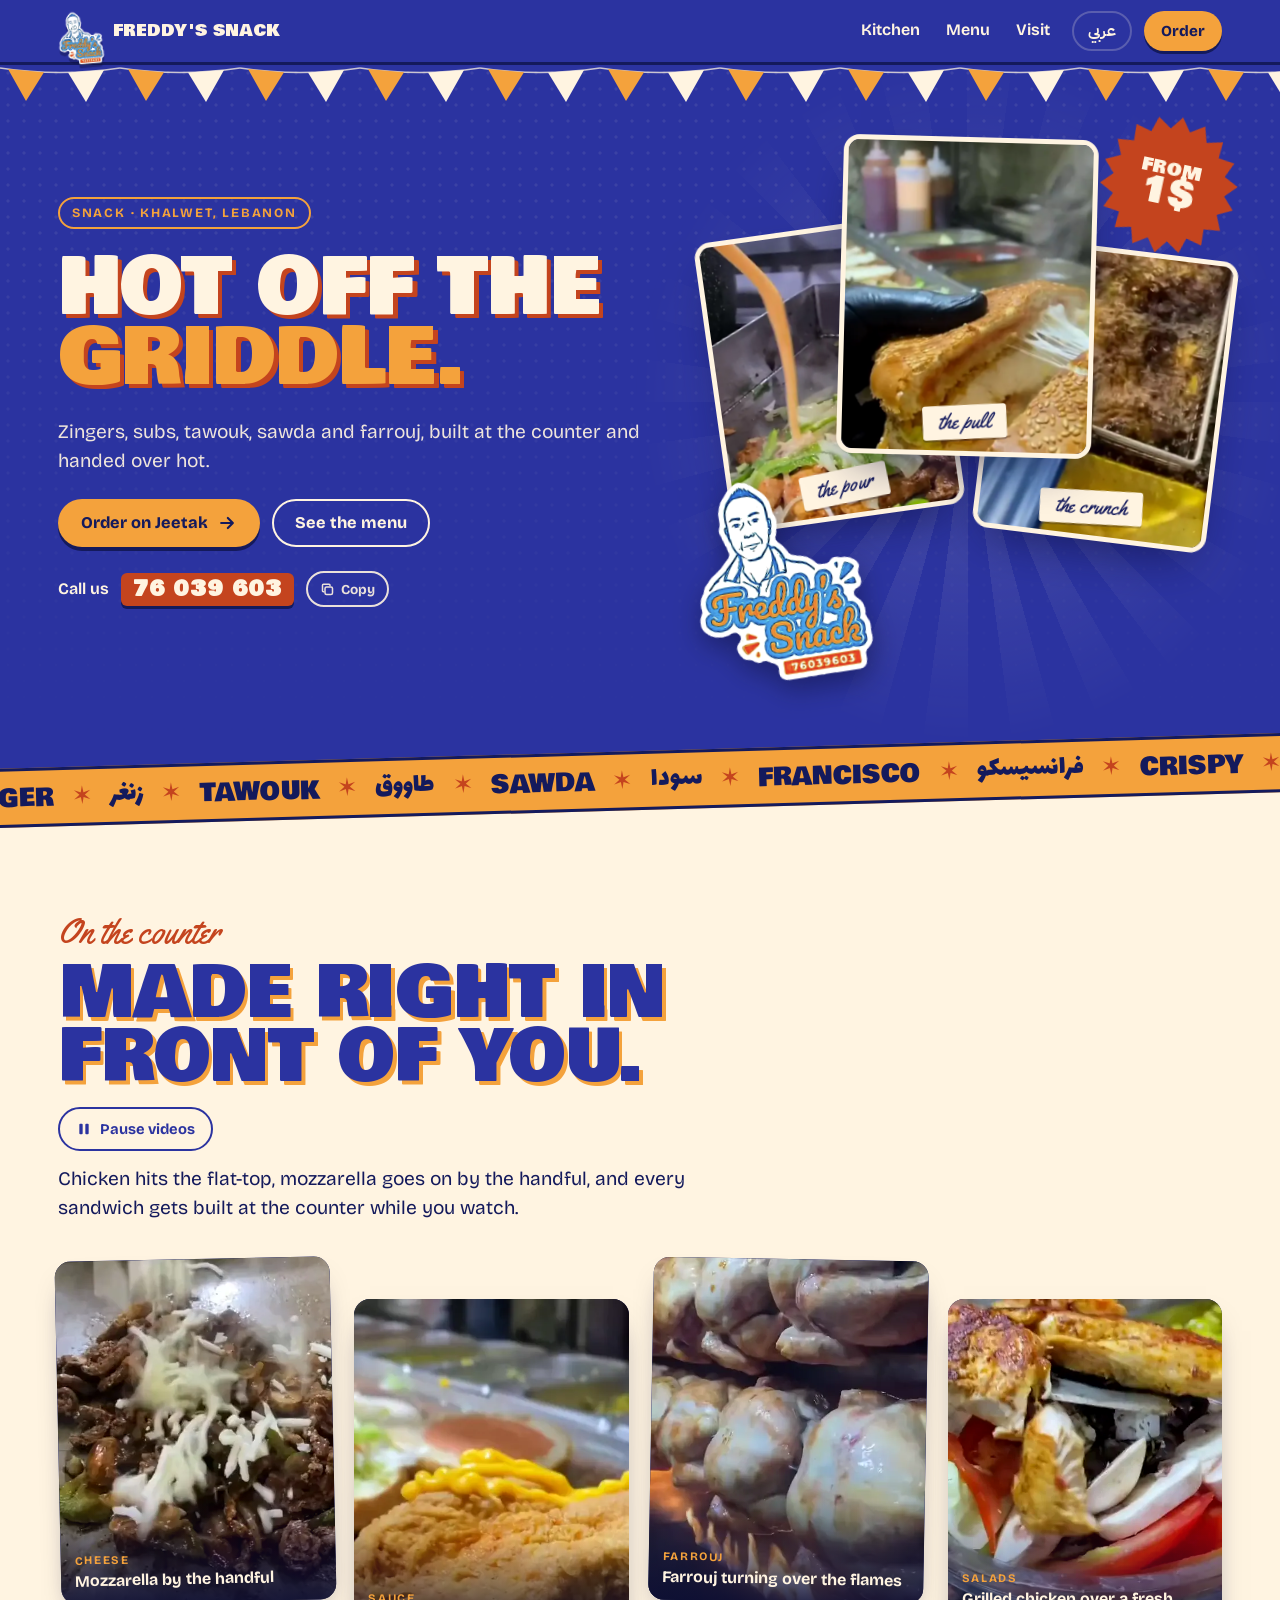
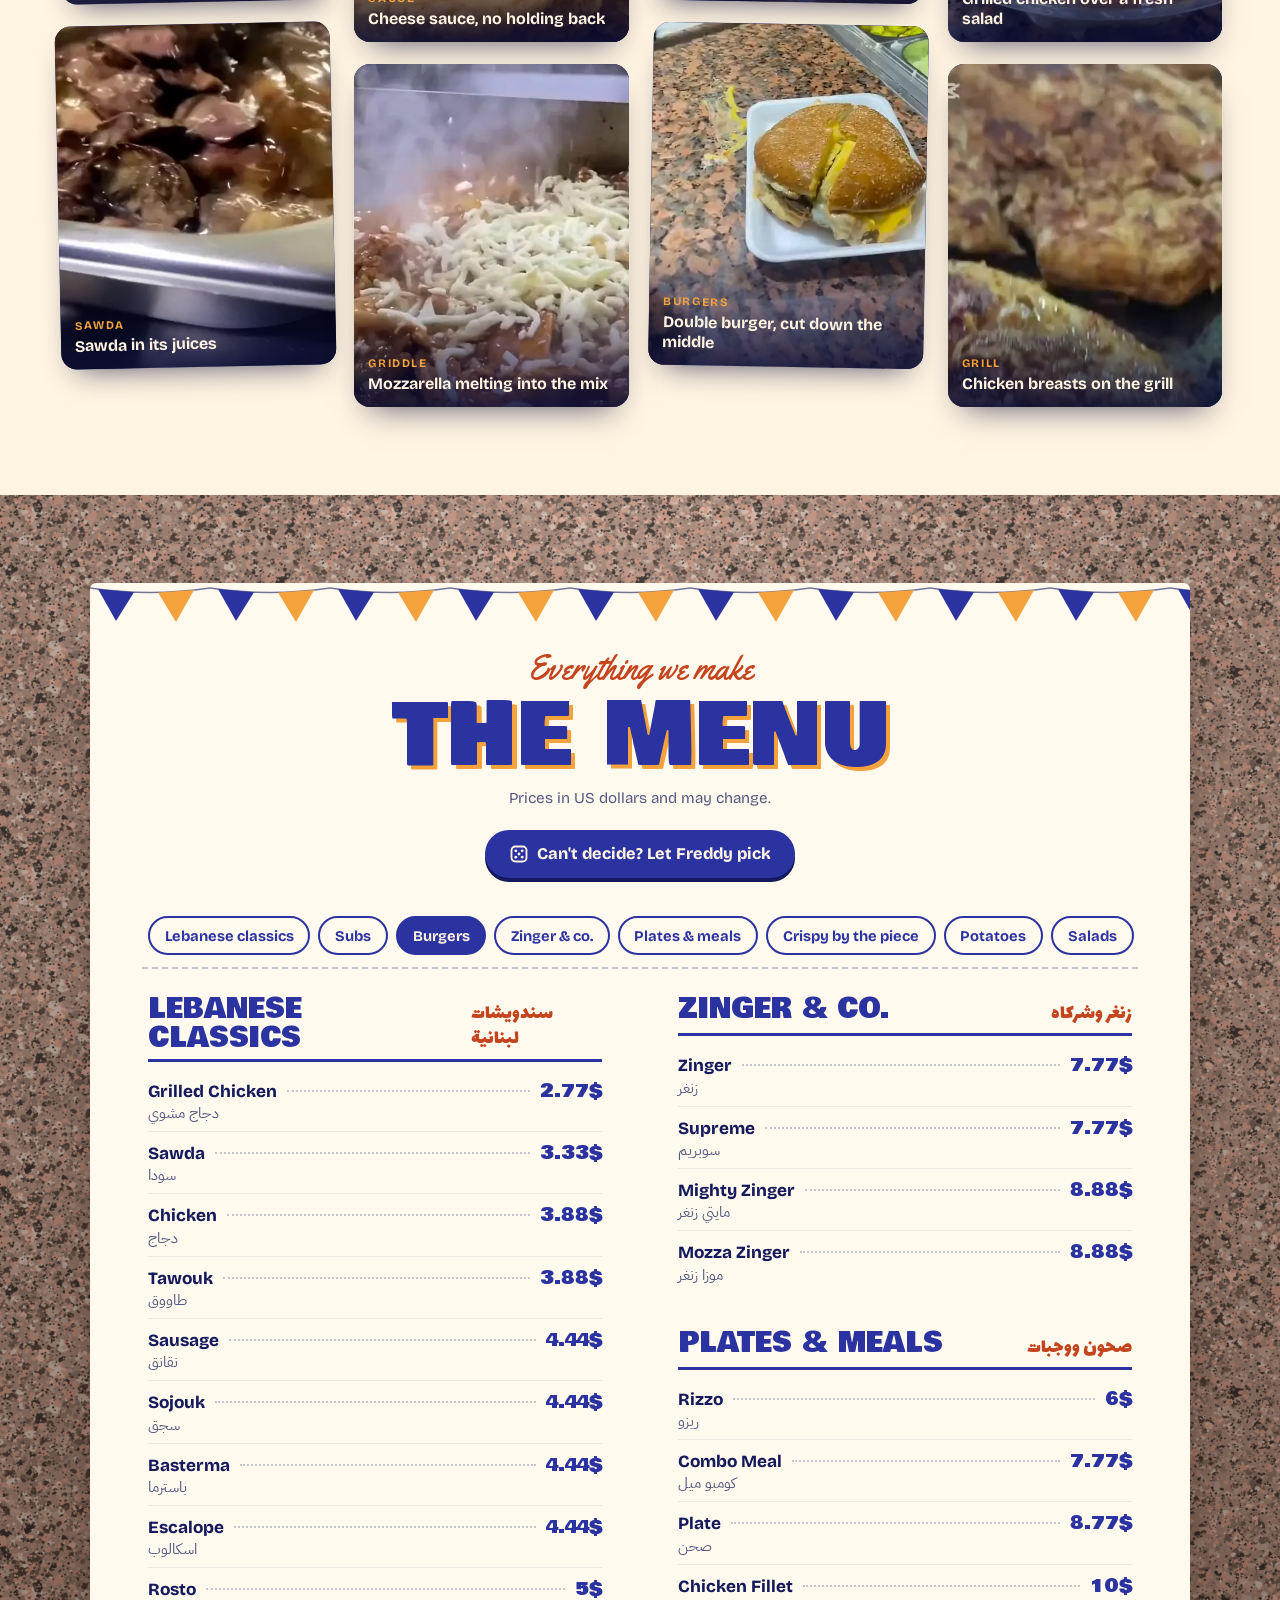
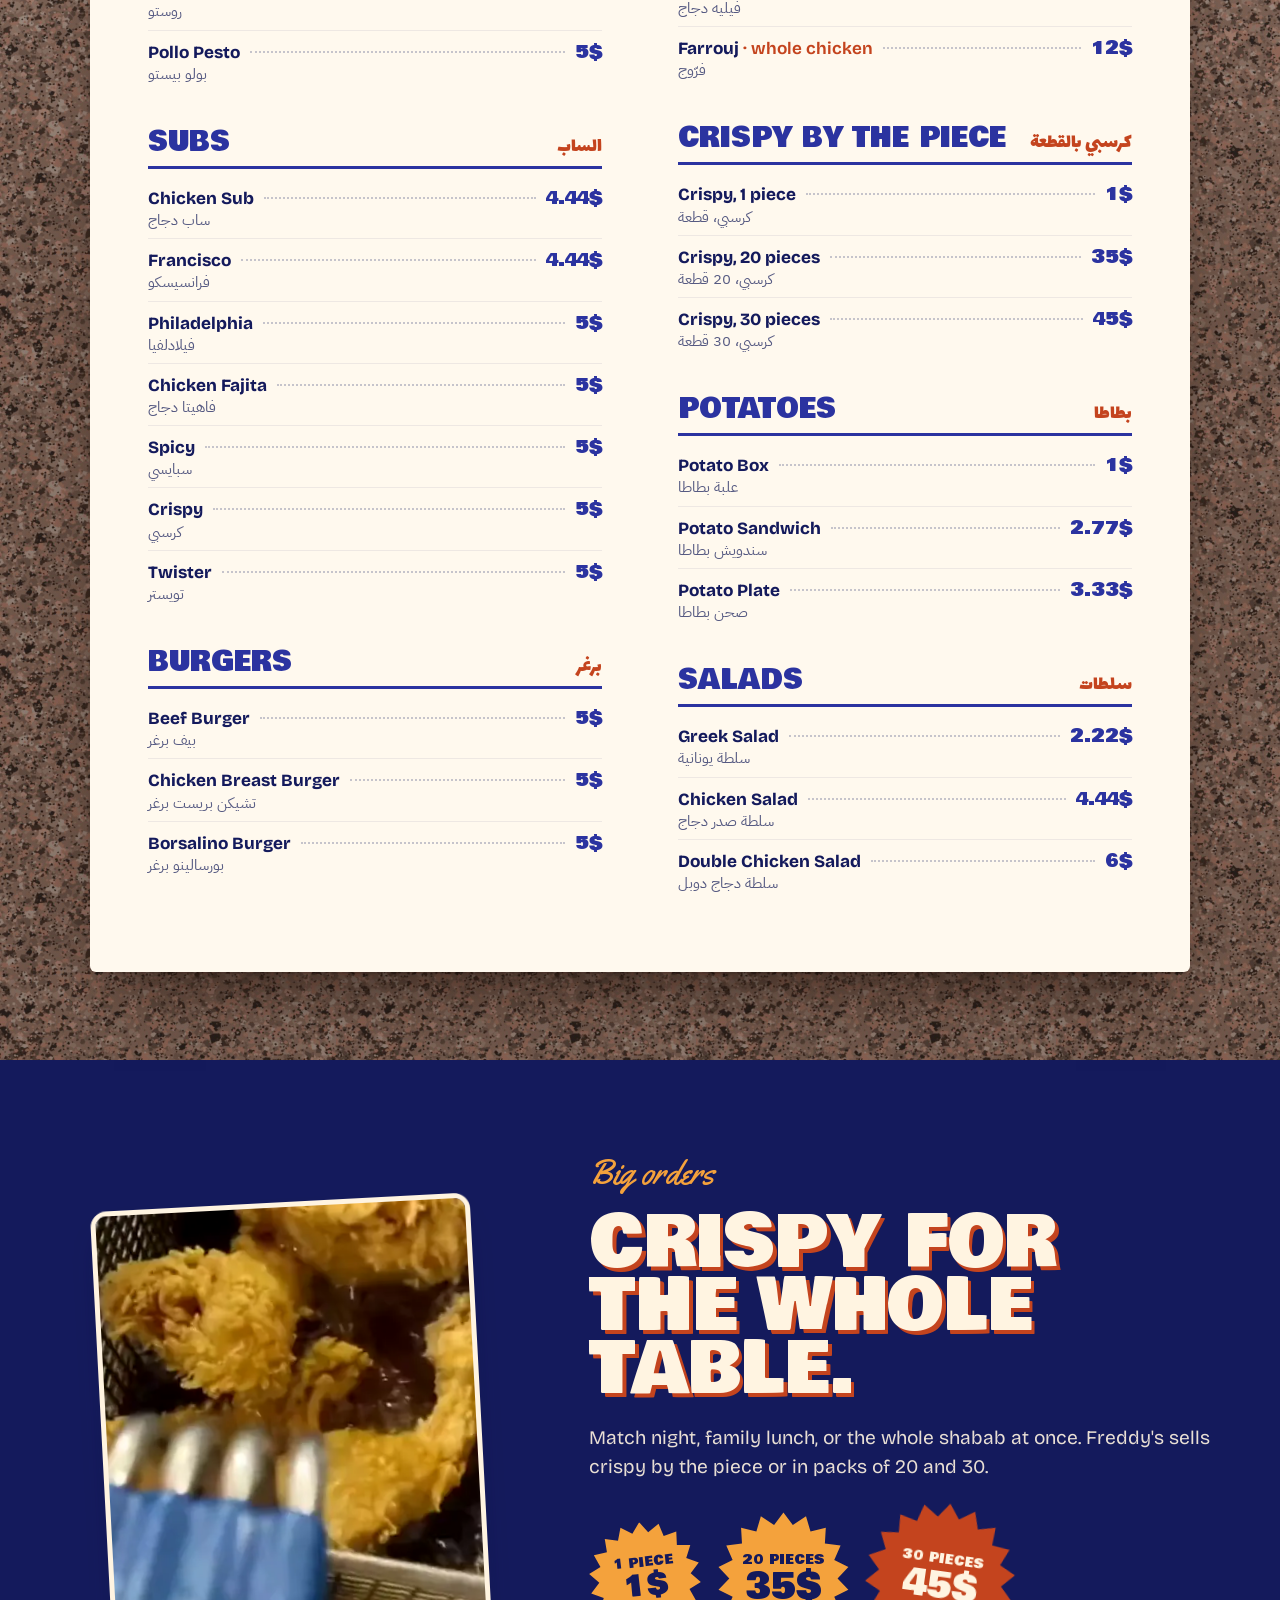
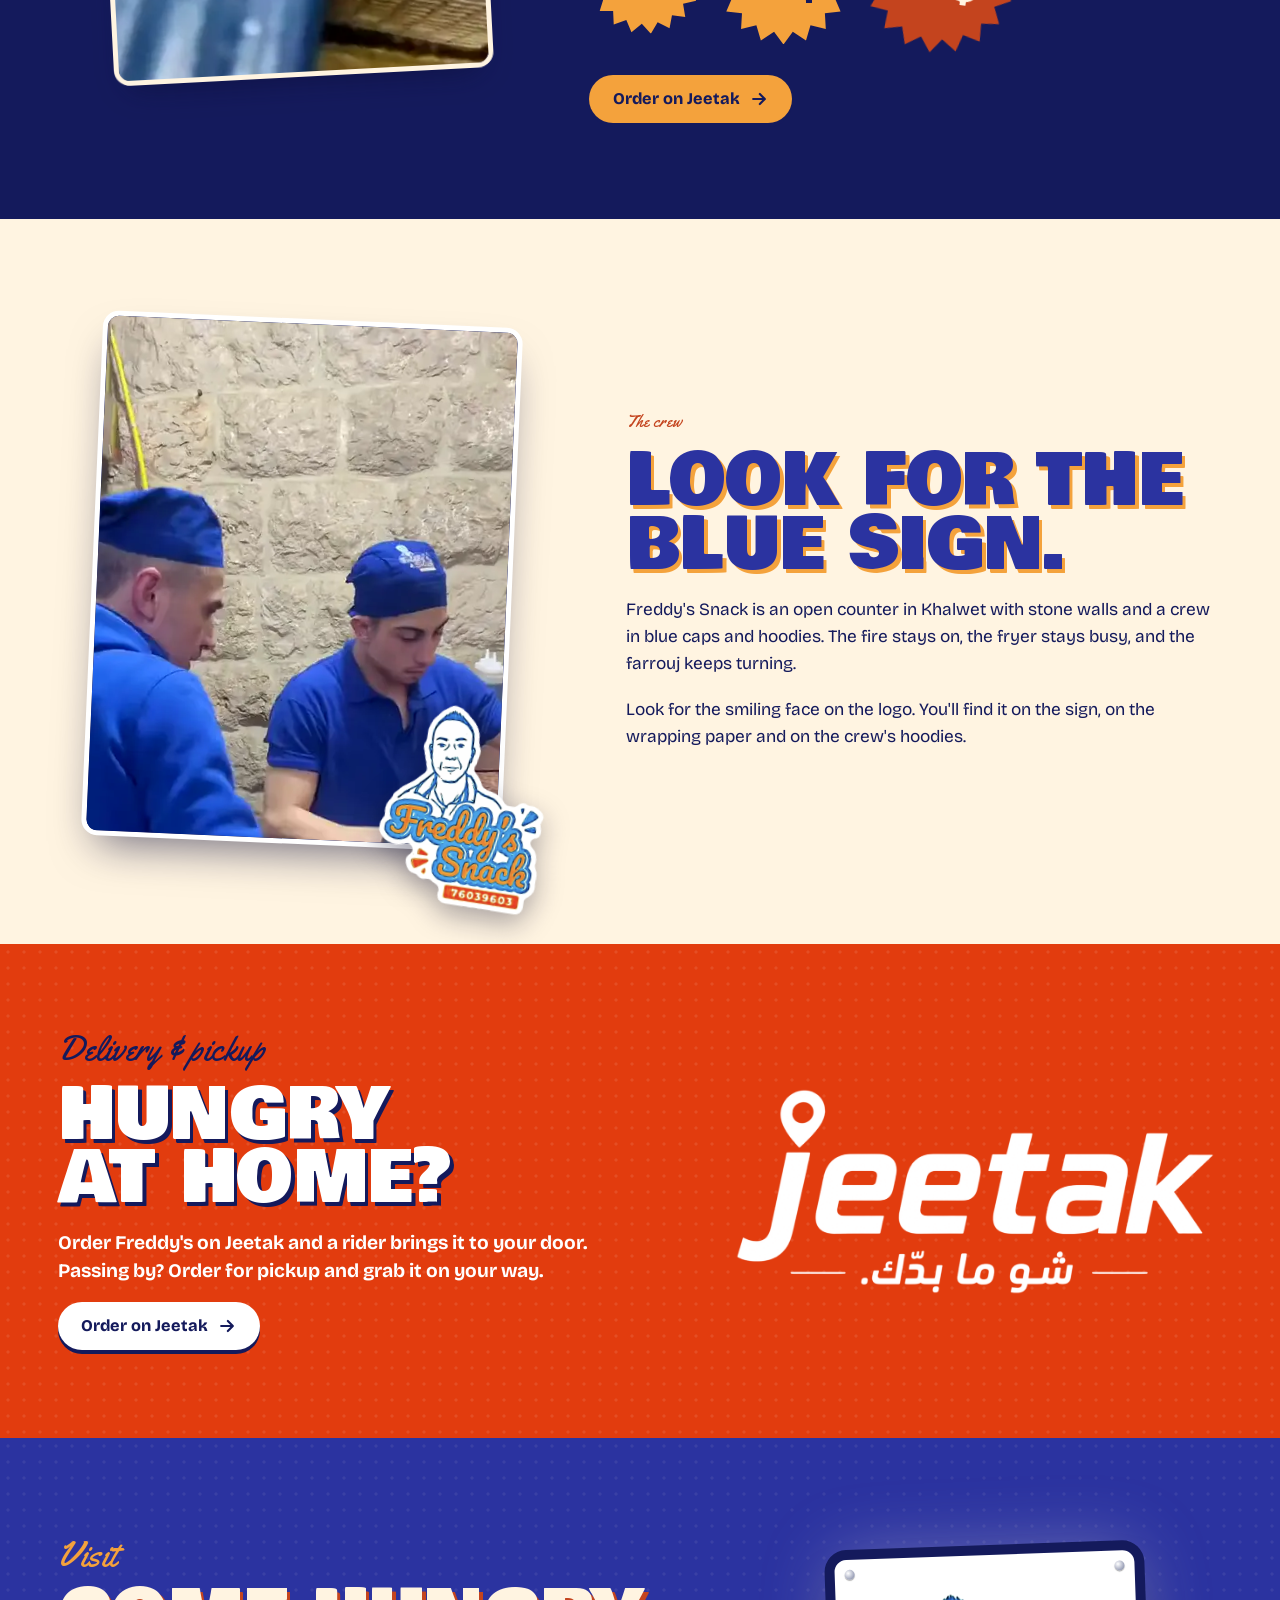
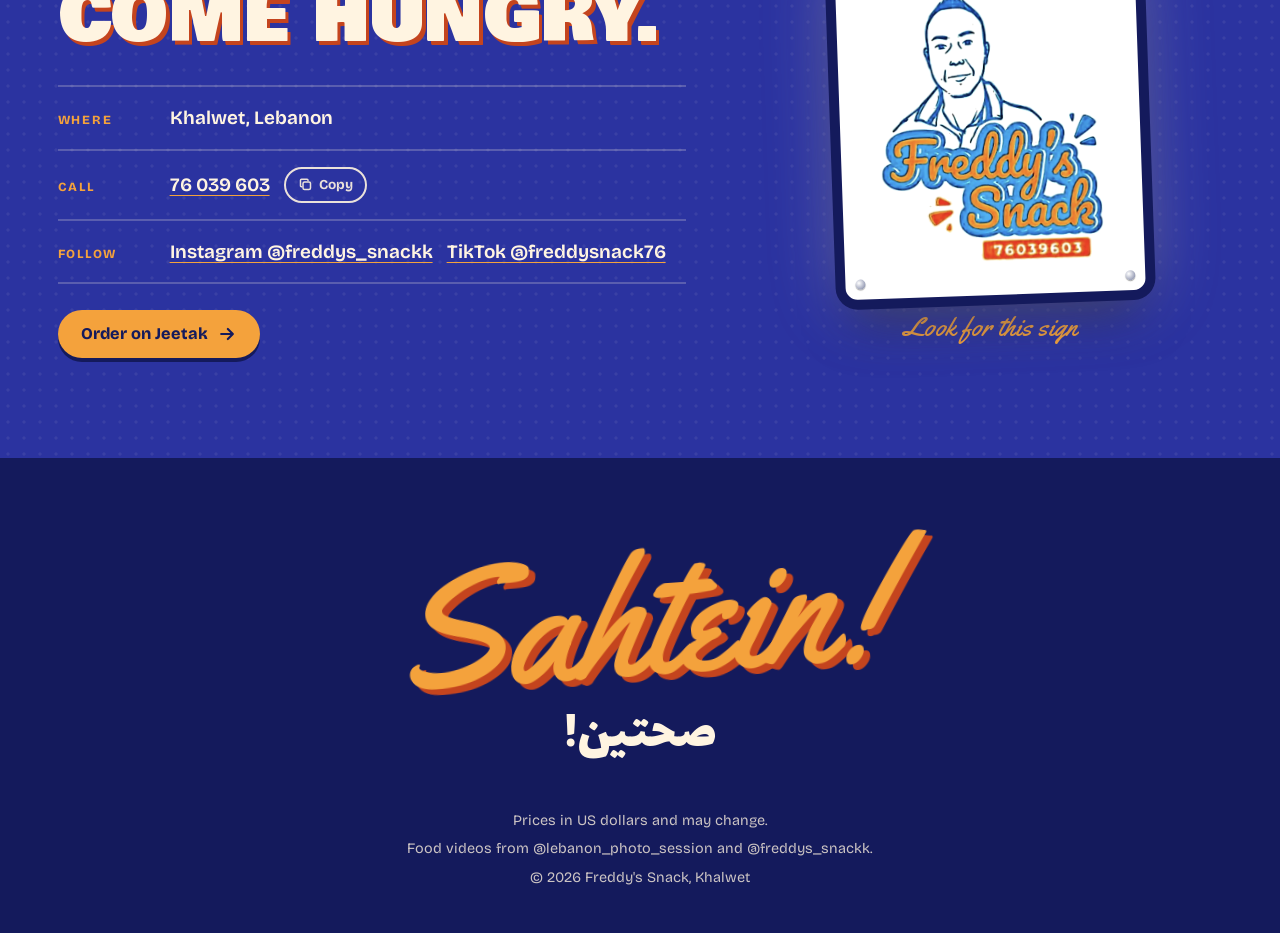
<file: work/freddys-snack/index.html>
<!doctype html><html lang="en"><head><meta charset="utf-8"><meta name="robots" content="noindex"><meta name=viewport content="width=device-width,initial-scale=1,viewport-fit=cover"><style>:root{color-scheme:light;box-sizing:border-box;padding-top:env(safe-area-inset-top,0px);padding-bottom:env(safe-area-inset-bottom,0px)}html{scroll-padding-top:env(safe-area-inset-top,0px)}body{margin:0;padding:0;font:14px -apple-system,BlinkMacSystemFont,sans-serif;background:#faf9f5;color:#141413}img{max-width:100%}[hidden]:not([hidden=until-found i]){display:none!important}</style></head><body>
<title>Freddy's Snack</title>
<link rel="preconnect" href="https://fonts.googleapis.com">
<link rel="preconnect" href="https://fonts.gstatic.com" crossorigin>
<link rel="stylesheet" href="https://fonts.googleapis.com/css2?family=Bowlby+One&family=Bricolage+Grotesque:opsz,wght@12..96,400..800&family=IBM+Plex+Sans+Arabic:wght@400;600;700&family=Lalezar&family=Yellowtail&display=swap">
<style>
:root {
  /* Layout: a snack-bar poster that scrolls. Blue sign panels, a cream paper menu laid on the shop's pink granite counter, food reels pinned up like snapshots. */
  --blue: #2B33A0;          /* Freddy's sign blue */
  --blue-deep: #141A5C;     /* ink, outlines, night panels */
  --orange: #F4A23C;        /* the script on the logo */
  --tomato: #C4441E;        /* the phone-number badge */
  --cream: #FFF4E1;         /* paper and type on blue */
  --granite: #A3806F;       /* the counter */
  --paper: #FFF9EE;
  --white: #FFFFFF;
  --muted: #565A82;
  --line: rgba(20, 26, 92, .24);
  --cream-line: rgba(255, 244, 225, .22);
  --jeetak: #E23C0E;        /* Jeetak's logo orange */

  --font-display: "Bowlby One", "Arial Black", Impact, sans-serif;
  --font-script: "Yellowtail", "Brush Script MT", "Segoe Script", cursive;
  --font-body: "Bricolage Grotesque", "Segoe UI", system-ui, -apple-system, sans-serif;
  --font-ar-display: "Lalezar", "Segoe UI", Tahoma, sans-serif;
  --font-ar-body: "IBM Plex Sans Arabic", "Segoe UI", Tahoma, "Geeza Pro", sans-serif;

  --gutter: max(16px, 4.5vw);
  --maxw: 1200px;
  --header-h: 62px;
  --shadow: 0 22px 44px -16px rgba(12, 14, 56, .6);
  --burst: polygon(50% 0%, 57.1% 9.6%, 67.1% 3%, 70.5% 14.5%, 82.1% 11.7%, 81.4% 23.6%, 93.3% 25%, 88.5% 36%, 99.2% 41.3%, 91% 50%, 99.2% 58.7%, 88.5% 64%, 93.3% 75%, 81.4% 76.4%, 82.1% 88.3%, 70.5% 85.5%, 67.1% 97%, 57.1% 90.4%, 50% 100%, 42.9% 90.4%, 32.9% 97%, 29.5% 85.5%, 17.9% 88.3%, 18.6% 76.4%, 6.7% 75%, 11.5% 64%, .8% 58.7%, 9% 50%, .8% 41.3%, 11.5% 36%, 6.7% 25%, 18.6% 23.6%, 17.9% 11.7%, 29.5% 14.5%, 32.9% 3%, 42.9% 9.6%);
  color-scheme: light;
}

*, *::before, *::after { box-sizing: border-box; }
html { scroll-behavior: smooth; }
body {
  margin: 0;
  background: var(--cream);
  color: var(--blue-deep);
  font-family: var(--font-body);
  font-size: 16px;
  line-height: 1.55;
  -webkit-font-smoothing: antialiased;
}
html[lang="ar"] body { font-family: var(--font-ar-body); line-height: 1.75; }
img, video { display: block; max-width: 100%; }
img { height: auto; }
[hidden] { display: none !important; }
a { color: inherit; }
button { font: inherit; }
:focus-visible { outline: 3px solid var(--orange); outline-offset: 3px; border-radius: 8px; }

.wrap { width: 100%; max-width: calc(var(--maxw) + 2 * var(--gutter)); margin-inline: auto; padding-inline: var(--gutter); }

.skip {
  position: absolute; inset-inline-start: 12px; top: -80px; z-index: 100;
  background: var(--orange); color: var(--blue-deep); font-weight: 700;
  padding: 10px 16px; border-radius: 999px; text-decoration: none;
}
.skip:focus { top: calc(env(safe-area-inset-top, 0px) + 10px); }

/* ---------- type ---------- */
.display {
  margin: 0;
  font-family: var(--font-display); font-weight: 400;
  text-transform: uppercase; line-height: .9; letter-spacing: -.005em;
  text-wrap: balance;
}
html[lang="ar"] .display { font-family: var(--font-ar-display); text-transform: none; line-height: 1.15; letter-spacing: 0; }
.kicker { margin: 0; font-family: var(--font-script); font-size: clamp(1.6rem, 2.8vw, 2.1rem); line-height: 1; color: var(--tomato); }
html[lang="ar"] .kicker { font-family: var(--font-ar-display); font-size: clamp(1.3rem, 2.3vw, 1.65rem); line-height: 1.3; }
.on-dark .kicker { color: var(--orange); }
.lede { margin: 0; max-width: 34em; font-size: clamp(1.06rem, 1.5vw, 1.24rem); line-height: 1.5; }
html[lang="ar"] .lede { line-height: 1.8; }

/* ---------- buttons ---------- */
.btn {
  display: inline-flex; align-items: center; gap: .55em;
  min-height: 48px; padding: .7em 1.3em;
  border: 2.5px solid transparent; border-radius: 999px;
  font-family: var(--font-body); font-weight: 750; font-size: 1.02rem; line-height: 1.1;
  text-decoration: none; cursor: pointer;
  transition: transform .15s ease, box-shadow .15s ease, background-color .15s ease;
}
html[lang="ar"] .btn { font-family: var(--font-ar-body); font-weight: 700; }
.btn svg { flex: none; }
.btn-primary { background: var(--orange); color: var(--blue-deep); box-shadow: 0 4px 0 var(--blue-deep); }
.btn-primary:hover { transform: translateY(-2px); box-shadow: 0 6px 0 var(--blue-deep); }
.btn-primary:active { transform: translateY(2px); box-shadow: 0 2px 0 var(--blue-deep); }
.btn-ghost { background: transparent; color: var(--cream); border-color: var(--cream); }
.btn-ghost:hover { background: var(--cream-line); }
.btn-blue { background: var(--blue); color: var(--cream); box-shadow: 0 4px 0 var(--blue-deep); }
.btn-blue:hover { transform: translateY(-2px); box-shadow: 0 6px 0 var(--blue-deep); }
.btn .arr { transition: transform .15s ease; }
.btn:hover .arr { transform: translateX(3px); }
html[dir="rtl"] .btn .arr { transform: scaleX(-1); }
html[dir="rtl"] .btn:hover .arr { transform: scaleX(-1) translateX(3px); }

/* ---------- header ---------- */
.topbar {
  position: sticky; top: env(safe-area-inset-top, 0px); z-index: 50;
  background: var(--blue); color: var(--cream);
  border-bottom: 3px solid var(--blue-deep);
}
.topbar .wrap { display: flex; align-items: center; gap: 12px; height: var(--header-h); }
.brand { display: flex; align-items: center; gap: 10px; margin-inline-end: auto; text-decoration: none; color: var(--cream); min-width: 0; }
.brand img { height: 54px; width: auto; margin-top: 14px; rotate: -5deg; filter: drop-shadow(0 4px 0 rgba(10, 12, 50, .35)); }
.brand span { font-family: var(--font-display); text-transform: uppercase; font-size: 1.02rem; letter-spacing: .01em; white-space: nowrap; }
.nav { display: none; gap: 26px; margin-inline-end: 10px; }
.nav a { text-decoration: none; font-weight: 650; padding-block: 6px; border-bottom: 2px solid transparent; }
.nav a:hover { border-bottom-color: var(--orange); }
.lang-btn {
  min-height: 40px; padding: 0 14px; border-radius: 999px; cursor: pointer;
  border: 2px solid var(--cream-line); background: transparent; color: var(--cream);
  font-weight: 700; font-size: .95rem;
}
.lang-btn:lang(ar) { font-family: var(--font-ar-body); font-size: 1rem; }
.lang-btn:lang(en) { font-family: var(--font-body); }
.lang-btn:hover { border-color: var(--cream); }
.topbar .btn { min-height: 40px; padding: .45em 1em; font-size: .95rem; box-shadow: 0 3px 0 var(--blue-deep); }
@media (max-width: 419px) { .brand span { display: none; } }
@media (min-width: 880px) { .nav { display: flex; } }

/* ---------- hero ---------- */
.hero {
  position: relative; isolation: isolate; overflow: clip;
  background: var(--blue); color: var(--cream);
  padding-block: 72px 112px;
}
.bunting {
  position: absolute; inset: 0 0 auto 0; height: 40px; z-index: 1; pointer-events: none;
  background: url("data:image/svg+xml,%3Csvg xmlns='http://www.w3.org/2000/svg' width='120' height='40' viewBox='0 0 120 40'%3E%3Cpath d='M0 3Q60 12 120 3' fill='none' stroke='%23FFF4E1' stroke-opacity='.75' stroke-width='1.6'/%3E%3Cpath d='M8 4.1L44 7.2 26 36z' fill='%23F4A23C'/%3E%3Cpath d='M68 7.4L104 5.1 86 37z' fill='%23FFF4E1'/%3E%3C/svg%3E") repeat-x 0 0 / 120px 40px;
}
.hero::after {
  content: ""; position: absolute; inset: 0; z-index: -1;
  background-image: radial-gradient(rgba(255, 244, 225, .08) 1.3px, transparent 1.9px);
  background-size: 16px 16px;
  -webkit-mask-image: linear-gradient(to bottom, #000 20%, transparent 95%);
          mask-image: linear-gradient(to bottom, #000 20%, transparent 95%);
}
.hero-grid { display: grid; grid-template-columns: minmax(0, 1fr); gap: 48px; align-items: center; }
.hero-copy { display: grid; gap: 24px; justify-items: start; min-width: 0; }
.stamp {
  display: inline-flex; align-items: center; gap: .5em;
  border: 2px solid var(--orange); color: var(--orange); border-radius: 999px;
  padding: .32em .95em; font-weight: 700; font-size: .8rem; letter-spacing: .14em; text-transform: uppercase;
}
html[lang="ar"] .stamp { letter-spacing: 0; font-size: .95rem; }
.hero-title {
  position: relative;
  font-size: clamp(2.75rem, 11vw, 5.5rem);
  color: var(--cream);
  text-shadow: .055em .055em 0 var(--tomato);
}
.hero-title em { font-style: normal; color: var(--orange); }
html[lang="ar"] .hero-title { font-size: clamp(3.3rem, 13vw, 6.4rem); line-height: 1.1; }
.hero .lede { color: var(--cream); opacity: .92; }
.hero-actions { display: flex; flex-wrap: wrap; gap: 12px; }
.callline { display: flex; flex-wrap: wrap; align-items: center; gap: 10px 12px; font-weight: 650; }
.phone-badge {
  font-family: var(--font-display); font-size: 1.28rem; letter-spacing: .04em; line-height: 1;
  background: var(--tomato); color: var(--cream); text-decoration: none;
  padding: .32em .6em .28em; border-radius: 6px; direction: ltr; unicode-bidi: isolate;
  box-shadow: 0 3px 0 var(--blue-deep);
}
.copy-btn {
  display: inline-flex; align-items: center; gap: 6px; min-height: 36px; padding: 0 12px;
  border-radius: 999px; border: 2px solid currentColor; background: transparent; color: inherit;
  font-weight: 700; font-size: .85rem; cursor: pointer; opacity: .9;
}
.copy-btn:hover { opacity: 1; }
@media (min-width: 900px) {
  .hero-grid { grid-template-columns: minmax(0, 1.08fr) minmax(0, .92fr); gap: 56px; }
  .hero-title { font-size: clamp(3rem, 6.1vw, 5.5rem); }
  html[lang="ar"] .hero-title { font-size: clamp(3.4rem, 7vw, 6.4rem); }
}

/* the fan of snapshots */
.fan { position: relative; width: min(100%, 520px); aspect-ratio: 1 / 1.04; margin-inline: auto; }
.rays {
  position: absolute; inset: -16%; z-index: 0; border-radius: 50%;
  background: repeating-conic-gradient(from 0deg, rgba(255, 244, 225, .08) 0deg 7.5deg, transparent 7.5deg 15deg);
  -webkit-mask-image: radial-gradient(closest-side, #000 45%, transparent);
          mask-image: radial-gradient(closest-side, #000 45%, transparent);
}
.shot {
  position: absolute; z-index: 1; width: 46%; aspect-ratio: 4 / 5; margin: 0;
  border: 5px solid var(--cream); border-radius: 16px; overflow: hidden;
  background: var(--blue-deep); box-shadow: var(--shadow);
}
.shot video { width: 100%; height: 100%; object-fit: cover; }
.shot-1 { left: 0; top: 17%; rotate: -8deg; }
.shot-2 { left: 25%; top: 0; width: 50%; z-index: 2; rotate: 1.5deg; }
.shot-3 { right: 0; top: 21%; rotate: 7deg; }
.tape {
  position: absolute; left: 50%; bottom: 12px; translate: -50% 0; rotate: -4deg;
  background: var(--cream); color: var(--blue-deep);
  font-family: var(--font-script); font-size: clamp(1rem, 2.6vw, 1.3rem); line-height: 1;
  padding: .28em .75em .34em; border-radius: 3px; white-space: nowrap;
  box-shadow: 0 2px 0 rgba(12, 14, 56, .25);
}
html[lang="ar"] .tape { font-family: var(--font-ar-display); font-size: clamp(.95rem, 2.4vw, 1.15rem); padding: .3em .7em .2em; }
.fan .sticker {
  position: absolute; z-index: 3; width: 34%; left: -4%; bottom: -3%; rotate: -9deg;
  filter: drop-shadow(0 10px 14px rgba(8, 10, 40, .45));
}
.burst {
  position: absolute; z-index: 3; right: -3%; top: -4%; width: 27%; aspect-ratio: 1;
  display: grid; place-content: center; text-align: center;
  background: var(--tomato); color: var(--cream); clip-path: var(--burst); rotate: 12deg;
  font-family: var(--font-display); text-transform: uppercase; line-height: .92;
  font-size: clamp(.8rem, 2.6vw, 1.12rem);
}
.burst b { display: block; font-weight: 400; font-size: 1.95em; direction: ltr; }
html[lang="ar"] .burst { font-family: var(--font-ar-display); font-size: clamp(.95rem, 2.8vw, 1.3rem); line-height: 1.1; }
html[lang="ar"] .burst b { font-family: var(--font-display); font-size: 1.6em; }

/* ---------- ticker ---------- */
.ticker-zone { position: relative; z-index: 4; overflow-x: clip; margin-block: -38px -6px; padding-block: 10px; }
.ticker {
  width: 108%; margin-inline-start: -4%; rotate: -1.6deg; overflow: hidden;
  background: var(--orange); color: var(--blue-deep);
  border-block: 3px solid var(--blue-deep);
}
.ticker-track { display: flex; width: max-content; }
.ticker-track span {
  font-family: var(--font-display); text-transform: uppercase; white-space: nowrap;
  font-size: clamp(1.1rem, 2.3vw, 1.55rem); line-height: 1; padding-block: .6em .55em;
}
.ticker-track span[lang="ar"] { font-family: var(--font-ar-display); text-transform: none; font-size: clamp(1.25rem, 2.6vw, 1.75rem); padding-block: .42em .4em; }
.ticker-track i { font-style: normal; color: var(--tomato); padding-inline: .7em; font-family: var(--font-display); font-size: clamp(1.1rem, 2.3vw, 1.55rem); line-height: 1; align-self: center; }

/* ---------- section heads ---------- */
.sec-head { display: grid; gap: 14px; margin-bottom: 36px; }
.sec-head .row { display: flex; flex-wrap: wrap; align-items: flex-end; justify-content: space-between; gap: 18px 32px; }
.sec-title { font-size: clamp(2.3rem, 5.6vw, 4.4rem); color: var(--blue); text-shadow: .05em .05em 0 var(--orange); max-width: 14em; }
.on-dark .sec-title { color: var(--cream); text-shadow: .05em .05em 0 var(--tomato); }
html[lang="ar"] .sec-title { font-size: clamp(2.5rem, 6vw, 4.4rem); }

/* ---------- kitchen reels ---------- */
.kitchen { padding-block: 100px 88px; background: var(--cream); }
.kitchen .lede { color: var(--blue-deep); }
.motion-btn {
  display: inline-flex; align-items: center; gap: 8px; min-height: 44px; padding: 0 16px;
  border-radius: 999px; border: 2px solid var(--blue); background: transparent; color: var(--blue);
  font-weight: 700; font-size: .92rem; cursor: pointer;
}
.motion-btn:hover { background: var(--blue); color: var(--cream); }
.reels {
  display: grid; grid-auto-flow: column; grid-auto-columns: clamp(210px, 64vw, 270px); gap: 16px;
  overflow-x: auto; overscroll-behavior-x: contain; scroll-snap-type: x mandatory;
  margin-inline: calc(-1 * var(--gutter)); padding: 6px var(--gutter) 24px; scroll-padding-inline: var(--gutter);
  scrollbar-width: thin; scrollbar-color: var(--blue) transparent;
}
.reel {
  position: relative; margin: 0; aspect-ratio: 4 / 5; overflow: hidden; isolation: isolate;
  border-radius: 16px; background: var(--blue-deep); scroll-snap-align: start;
  box-shadow: 0 16px 30px -16px rgba(12, 14, 56, .7);
}
.reel video { width: 100%; height: 100%; object-fit: cover; transition: transform .5s ease; cursor: pointer; }
.reel:hover video { transform: scale(1.04); }
.reel figcaption {
  position: absolute; inset: auto 0 0 0; z-index: 1; pointer-events: none;
  padding: 52px 14px 13px; color: var(--cream);
  background: linear-gradient(to top, rgba(12, 14, 52, .88), rgba(12, 14, 52, 0));
  font-weight: 700; font-size: 1rem; line-height: 1.25;
}
.reel figcaption small {
  display: block; margin-bottom: 4px; color: var(--orange);
  font-size: .72rem; letter-spacing: .14em; text-transform: uppercase;
}
html[lang="ar"] .reel figcaption small { letter-spacing: 0; font-size: .85rem; }
@media (min-width: 980px) {
  .reels { grid-auto-flow: row; grid-template-columns: repeat(4, minmax(0, 1fr)); overflow: visible; margin: 0; padding: 0 0 40px; gap: 22px; }
  .reels > .reel:nth-child(even) { translate: 0 40px; }
  .reels > .reel:nth-child(4n+1) { rotate: -1.2deg; }
  .reels > .reel:nth-child(4n+3) { rotate: 1deg; }
}

/* ---------- menu on the counter ---------- */
.counter {
  position: relative; isolation: isolate;
  background: var(--granite) url("media/granite.jpg") 0 0 / 360px repeat;
  padding-block: 88px;
}
.counter::before {
  content: ""; position: absolute; inset: 0; z-index: -1; pointer-events: none;
  background: radial-gradient(120% 70% at 50% 0%, rgba(255, 255, 255, .12), rgba(30, 18, 12, .38));
}
.paper {
  position: relative; max-width: 1100px; margin-inline: auto;
  background: var(--paper); border-radius: 6px;
  padding: 68px clamp(18px, 4.5vw, 60px) 44px;
  box-shadow: 0 34px 60px -24px rgba(30, 15, 8, .75), 0 2px 0 rgba(30, 15, 8, .12);
}
.paper .bunting {
  height: 44px; background-size: 120px 44px;
  background-image: url("data:image/svg+xml,%3Csvg xmlns='http://www.w3.org/2000/svg' width='120' height='40' viewBox='0 0 120 40'%3E%3Cpath d='M0 3Q60 12 120 3' fill='none' stroke='%23141A5C' stroke-opacity='.6' stroke-width='1.6'/%3E%3Cpath d='M8 4.1L44 7.2 26 36z' fill='%232B33A0'/%3E%3Cpath d='M68 7.4L104 5.1 86 37z' fill='%23F4A23C'/%3E%3C/svg%3E");
  border-radius: 6px 6px 0 0;
}
.paper-head { display: grid; justify-items: center; gap: 12px; text-align: center; margin-bottom: 26px; }
.paper-title { font-size: clamp(2.8rem, 8vw, 5.4rem); color: var(--blue); text-shadow: .05em .05em 0 var(--orange); }
.paper-note { margin: 0; color: var(--muted); font-size: .95rem; }

.pick { display: grid; justify-items: center; gap: 12px; margin-top: 8px; }
.pick-out {
  display: flex; flex-wrap: wrap; align-items: baseline; justify-content: center; gap: 4px 12px;
  border: 2.5px dashed var(--blue); border-radius: 14px; padding: 10px 18px;
  background: var(--cream); max-width: 100%;
}
.pick-label { font-size: .78rem; font-weight: 700; letter-spacing: .14em; text-transform: uppercase; color: var(--tomato); }
html[lang="ar"] .pick-label { letter-spacing: 0; font-size: .95rem; }
.pick-name { font-family: var(--font-display); text-transform: uppercase; font-weight: 400; font-size: 1.35rem; color: var(--blue); line-height: 1.1; }
html[lang="ar"] .pick-name { font-family: var(--font-ar-display); font-size: 1.6rem; }
.pick-price { font-family: var(--font-display); color: var(--tomato); font-size: 1.35rem; line-height: 1.1; }
.pick-out.landed { animation: land .45s cubic-bezier(.3, 1.6, .5, 1); }
@keyframes land { from { transform: scale(.88) rotate(-2deg); } }

.chips {
  position: sticky; top: calc(env(safe-area-inset-top, 0px) + var(--header-h)); z-index: 5;
  display: flex; gap: 8px; overflow-x: auto; scrollbar-width: none;
  margin: 0 -6px 26px; padding: 12px 6px;
  background: var(--paper); border-bottom: 2px dashed var(--line);
}
.chips::-webkit-scrollbar { display: none; }
.chip {
  flex: none; padding: .42em 1em; border-radius: 999px; white-space: nowrap;
  border: 2px solid var(--blue); color: var(--blue); background: transparent;
  font-weight: 700; font-size: .92rem; text-decoration: none; cursor: pointer;
}
.chip:hover { background: var(--cream); }
.chip.is-active { background: var(--blue); color: var(--cream); }

.menu-cols { columns: 2 330px; column-gap: clamp(28px, 6vw, 80px); }
.cat { break-inside: avoid; margin-bottom: 36px; scroll-margin-top: calc(var(--header-h) + 84px); }
.cat-head { display: flex; align-items: baseline; justify-content: space-between; gap: 12px; padding-bottom: 6px; margin-bottom: 8px; border-bottom: 3px solid var(--blue); }
.cat-head h3 { margin: 0; font-family: var(--font-display); font-weight: 400; text-transform: uppercase; color: var(--blue); font-size: clamp(1.3rem, 2.5vw, 1.7rem); line-height: 1.05; }
.cat-head .alt { color: var(--tomato); font-size: 1.15rem; line-height: 1.2; text-align: end; }
.cat-head .alt:lang(ar) { font-family: var(--font-ar-display); font-size: 1.3rem; }
.cat-head .alt:lang(en) { font-family: var(--font-display); text-transform: uppercase; font-size: .95rem; }
html[lang="ar"] .cat-head h3 { font-family: var(--font-ar-display); text-transform: none; font-size: clamp(1.55rem, 2.8vw, 1.95rem); line-height: 1.25; }
.items { list-style: none; margin: 0; padding: 0; }
.item { display: flex; align-items: baseline; gap: 10px; padding: 8px 0; border-bottom: 1px solid rgba(20, 26, 92, .07); }
.item:last-child { border-bottom: 0; }
.item .names { display: grid; min-width: 0; }
.item .nm { font-weight: 750; font-size: 1.07rem; line-height: 1.3; }
html[lang="ar"] .item .nm { font-weight: 700; font-size: 1.12rem; }
.item .al { color: var(--muted); font-size: .93rem; line-height: 1.35; }
.item .al:lang(ar) { font-family: var(--font-ar-body); }
.item .al:lang(en) { font-family: var(--font-body); }
.item .note { color: var(--tomato); font-weight: 650; }
.item .lead { flex: 1 1 18px; min-width: 18px; border-bottom: 2.5px dotted var(--line); translate: 0 -5px; }
.item .pr { font-family: var(--font-display); color: var(--blue); font-size: 1.12rem; white-space: nowrap; direction: ltr; unicode-bidi: isolate; }

/* ---------- crowd ---------- */
.crowd { background: var(--blue-deep); color: var(--cream); padding-block: 96px; overflow: clip; }
.crowd-grid { display: grid; grid-template-columns: minmax(0, 1fr); gap: 48px; align-items: center; }
.crowd .reel { width: min(100%, 380px); margin-inline: auto; rotate: -3deg; border: 5px solid var(--cream); }
.crowd-copy { display: grid; gap: 22px; justify-items: start; min-width: 0; }
.crowd .lede { color: var(--cream); opacity: .9; }
.tags { display: flex; flex-wrap: wrap; gap: 16px; align-items: center; }
.ptag {
  display: grid; place-content: center; text-align: center; width: 132px; aspect-ratio: 1;
  clip-path: var(--burst); background: var(--orange); color: var(--blue-deep);
  font-family: var(--font-display); text-transform: uppercase; line-height: 1; font-size: .82rem;
}
.ptag b { display: block; font-weight: 400; font-size: 2.15rem; direction: ltr; margin-top: 4px; }
.ptag.big { width: 150px; background: var(--tomato); color: var(--cream); rotate: 8deg; }
.ptag.small { width: 112px; rotate: -6deg; }
.ptag.small b { font-size: 1.8rem; }
html[lang="ar"] .ptag { font-family: var(--font-ar-display); font-size: 1rem; }
html[lang="ar"] .ptag b { font-family: var(--font-display); }
@media (min-width: 860px) { .crowd-grid { grid-template-columns: minmax(0, .85fr) minmax(0, 1.15fr); gap: 64px; } }

/* ---------- meet ---------- */
.meet { background: var(--cream); padding-block: 100px; overflow: clip; }
.meet-grid { display: grid; grid-template-columns: minmax(0, 1fr); gap: 56px; align-items: center; }
.meet-visual { position: relative; width: min(100%, 420px); margin-inline: auto; }
.meet-visual .reel { rotate: 2.5deg; border: 5px solid var(--white); box-shadow: var(--shadow); }
.meet-visual .sticker { position: absolute; z-index: 2; width: 40%; inset-inline-end: -9%; bottom: -12%; rotate: 9deg; filter: drop-shadow(0 10px 14px rgba(8, 10, 40, .35)); }
.meet-copy { display: grid; gap: 20px; min-width: 0; }
.meet-copy p { margin: 0; max-width: 36em; font-size: 1.08rem; }
@media (min-width: 860px) {
  .meet-grid { grid-template-columns: minmax(0, .9fr) minmax(0, 1.1fr); gap: 80px; }
}

/* ---------- jeetak ---------- */
.deliver { position: relative; isolation: isolate; overflow: clip; background: var(--jeetak); color: var(--white); padding-block: 88px; }
.deliver::after {
  content: ""; position: absolute; inset: 0; z-index: -1;
  background-image: radial-gradient(rgba(255, 255, 255, .09) 1.3px, transparent 1.9px); background-size: 16px 16px;
}
.deliver-grid { display: grid; grid-template-columns: minmax(0, 1fr); gap: 44px; align-items: center; }
.deliver-copy { display: grid; gap: 18px; justify-items: start; min-width: 0; }
.deliver .kicker { color: var(--blue-deep); }
.deliver .sec-title { color: var(--white); text-shadow: .05em .05em 0 var(--blue-deep); }
.deliver-copy p:not(.kicker) { margin: 0; max-width: 30em; font-size: 1.2rem; font-weight: 700; line-height: 1.45; }
html[lang="ar"] .deliver-copy p:not(.kicker) { line-height: 1.8; }
.btn-jeetak { background: var(--white); color: var(--blue-deep); box-shadow: 0 4px 0 var(--blue-deep); }
.btn-jeetak:hover { transform: translateY(-2px); box-shadow: 0 6px 0 var(--blue-deep); }
.btn-jeetak:active { transform: translateY(2px); box-shadow: 0 2px 0 var(--blue-deep); }
.jeetak-mark { margin: 0; display: grid; place-items: center; }
.jeetak-mark img { width: min(100%, 480px); }
@media (min-width: 860px) { .deliver-grid { grid-template-columns: minmax(0, 1.1fr) minmax(0, .9fr); gap: 64px; } }

/* ---------- visit ---------- */
.visit { position: relative; isolation: isolate; overflow: clip; background: var(--blue); color: var(--cream); padding-block: 100px; }
.visit::after {
  content: ""; position: absolute; inset: 0; z-index: -1;
  background-image: radial-gradient(rgba(255, 244, 225, .07) 1.3px, transparent 1.9px); background-size: 16px 16px;
}
.visit-grid { display: grid; grid-template-columns: minmax(0, 1fr); gap: 56px; align-items: center; }
.facts { display: grid; gap: 0; margin: 0; }
.fact { display: grid; grid-template-columns: 96px minmax(0, 1fr); gap: 16px; align-items: baseline; padding-block: 16px; border-top: 2px solid var(--cream-line); }
.fact:last-child { border-bottom: 2px solid var(--cream-line); }
.fact dt { color: var(--orange); font-weight: 750; font-size: .78rem; letter-spacing: .14em; text-transform: uppercase; }
html[lang="ar"] .fact dt { letter-spacing: 0; font-size: .95rem; }
.fact dd { margin: 0; display: flex; flex-wrap: wrap; align-items: center; gap: 8px 14px; font-size: 1.18rem; font-weight: 650; }
.fact dd a { text-underline-offset: 4px; text-decoration-color: var(--orange); }
.fact .handle { direction: ltr; unicode-bidi: isolate; }
.visit .actions { display: flex; flex-wrap: wrap; gap: 12px; margin-top: 26px; }
.sign-wrap { margin: 0; display: grid; justify-items: center; gap: 18px; }
.sign {
  position: relative; width: min(100%, 300px); padding: 28px 30px 24px; rotate: -2deg;
  background: var(--white); border-radius: 12px;
  box-shadow: 0 0 0 10px var(--blue-deep), 0 0 70px rgba(255, 244, 225, .35), 0 30px 50px -10px rgba(5, 6, 30, .6);
}
.sign img { width: 100%; height: auto; }
.screw { position: absolute; width: 10px; height: 10px; border-radius: 50%; background: radial-gradient(circle at 35% 35%, var(--white), #9AA0B8 70%); box-shadow: 0 1px 1px rgba(0, 0, 0, .35); }
.screw:nth-of-type(1) { top: 10px; left: 10px; } .screw:nth-of-type(2) { top: 10px; right: 10px; }
.screw:nth-of-type(3) { bottom: 10px; left: 10px; } .screw:nth-of-type(4) { bottom: 10px; right: 10px; }
.sign-wrap figcaption { font-family: var(--font-script); font-size: 1.7rem; color: var(--orange); line-height: 1; }
html[lang="ar"] .sign-wrap figcaption { font-family: var(--font-ar-display); font-size: 1.4rem; }
@media (min-width: 860px) { .visit-grid { grid-template-columns: minmax(0, 1.15fr) minmax(0, .85fr); gap: 72px; } }

/* ---------- footer ---------- */
.foot { background: var(--blue-deep); color: var(--cream); padding-block: 80px 44px; text-align: center; overflow: clip; }
.sahtein { margin: 0; font-family: var(--font-script); font-weight: 400; font-size: clamp(4.4rem, 17vw, 10.5rem); line-height: .95; color: var(--orange); rotate: -4deg; text-shadow: .035em .035em 0 var(--tomato); }
.sahtein-ar { display: block; margin-top: 6px; font-family: var(--font-ar-display); font-size: clamp(2rem, 6vw, 3.2rem); line-height: 1.3; color: var(--cream); }
.foot-meta { display: grid; gap: 6px; justify-items: center; margin-top: 40px; font-size: .9rem; opacity: .78; }
.foot-meta p { margin: 0; max-width: 46em; }
.foot-meta .handle { direction: ltr; unicode-bidi: isolate; }

/* ---------- motion ---------- */
@media (prefers-reduced-motion: no-preference) {
  .ticker-track { animation: marquee 42s linear infinite; }
  .rays { animation: spin 120s linear infinite; }
  .shot { animation: deal .85s cubic-bezier(.2, .9, .25, 1.15) both; }
  .shot-1 { animation-delay: .05s; } .shot-2 { animation-delay: .15s; } .shot-3 { animation-delay: .25s; }
  .fan .sticker { animation: pop .7s .45s cubic-bezier(.3, 1.6, .5, 1) both; }
  .burst { animation: pop .6s .6s cubic-bezier(.3, 1.6, .5, 1) both; }
  .fan .sticker:hover, .meet-visual .sticker:hover, .brand:hover img { animation: wiggle .5s ease; }
}
@media (prefers-reduced-motion: reduce) { html { scroll-behavior: auto; } }
.still .ticker-track, .still .rays { animation-play-state: paused; }
@keyframes marquee { to { transform: translateX(-50%); } }
@keyframes spin { to { transform: rotate(360deg); } }
@keyframes deal { from { transform: translateY(46px) rotate(-5deg) scale(.92); } }
@keyframes pop { from { transform: scale(.35) rotate(-18deg); } }
@keyframes wiggle { 25% { transform: rotate(5deg); } 50% { transform: rotate(-4deg); } 75% { transform: rotate(2deg); } }
</style>

<a class="skip" href="#menu" data-i18n="skip">Skip to the menu</a>

<header class="topbar">
  <div class="wrap">
    <a class="brand" href="#top" aria-label="Freddy's Snack, back to top">
      <img src="media/logo-sticker.png" alt="" width="529" height="635">
      <span>Freddy's Snack</span>
    </a>
    <nav class="nav" aria-label="Sections">
      <a href="#kitchen" data-i18n="nav.kitchen">Kitchen</a>
      <a href="#menu" data-i18n="nav.menu">Menu</a>
      <a href="#visit" data-i18n="nav.visit">Visit</a>
    </nav>
    <button class="lang-btn" id="langBtn" type="button" lang="ar" aria-label="Switch to Arabic">عربي</button>
    <a class="btn btn-primary" data-link="jeetak" href="https://jeetaklb.com" target="_blank" rel="noopener" data-i18n="nav.order">Order</a>
  </div>
</header>

<main>
  <section class="hero on-dark" id="top">
    <div class="bunting" aria-hidden="true"></div>
    <div class="wrap hero-grid">
      <div class="hero-copy">
        <span class="stamp" data-i18n="hero.stamp">Snack · Khalwet, Lebanon</span>
        <h1 class="display hero-title" data-i18n="hero.title">Hot off the<br><em>griddle.</em></h1>
        <p class="lede" data-i18n="hero.lede">Zingers, subs, tawouk, sawda and farrouj, built at the counter and handed over hot.</p>
        <div class="hero-actions">
          <a class="btn btn-primary" data-link="jeetak" href="https://jeetaklb.com" target="_blank" rel="noopener">
            <span data-i18n="cta.jeetak">Order on Jeetak</span>
            <svg class="arr" width="20" height="20" viewBox="0 0 24 24" aria-hidden="true"><path d="M5 12h13M13 6l6 6-6 6" fill="none" stroke="currentColor" stroke-width="2.6" stroke-linecap="round" stroke-linejoin="round"/></svg>
          </a>
          <a class="btn btn-ghost" href="#menu" data-i18n="hero.menu">See the menu</a>
        </div>
        <div class="callline">
          <span data-i18n="hero.call">Call us</span>
          <a class="phone-badge" id="heroPhone" data-link="tel" href="tel:+96176039603">76 039 603</a>
          <button class="copy-btn" type="button" data-copy="+961 76 039 603" data-select="heroPhone">
            <svg width="15" height="15" viewBox="0 0 24 24" aria-hidden="true"><rect x="8" y="8" width="12" height="12" rx="2.5" fill="none" stroke="currentColor" stroke-width="2.4"/><path d="M16 5.5V5a1.5 1.5 0 0 0-1.5-1.5h-9A1.5 1.5 0 0 0 4 5v9a1.5 1.5 0 0 0 1.5 1.5H6" fill="none" stroke="currentColor" stroke-width="2.4" stroke-linecap="round"/></svg>
            <span data-i18n="copy">Copy</span>
          </button>
        </div>
      </div>

      <div class="fan" dir="ltr">
        <div class="rays" aria-hidden="true"></div>
        <figure class="shot shot-1">
          <video muted loop playsinline preload="none" poster="media/hero-pour.webp" data-src="media/hero-pour.mp4" aria-hidden="true"></video>
          <figcaption class="tape" data-i18n="tape.pour">the pour</figcaption>
        </figure>
        <figure class="shot shot-2">
          <video muted loop playsinline preload="none" poster="media/hero-pull.webp" data-src="media/hero-pull.mp4" aria-hidden="true"></video>
          <figcaption class="tape" data-i18n="tape.pull">the pull</figcaption>
        </figure>
        <figure class="shot shot-3">
          <video muted loop playsinline preload="none" poster="media/hero-crispy.webp" data-src="media/hero-crispy.mp4" aria-hidden="true"></video>
          <figcaption class="tape" data-i18n="tape.crunch">the crunch</figcaption>
        </figure>
        <img class="sticker" src="media/logo-sticker.png" alt="Freddy's Snack logo: a smiling man above the words Freddy's Snack and the number 76039603" width="529" height="635">
        <div class="burst" data-i18n="hero.burst">From<b>1$</b></div>
      </div>
    </div>
  </section>

  <div class="ticker-zone" aria-hidden="true">
    <div class="ticker" dir="ltr">
      <div class="ticker-track" id="tickerTrack"></div>
    </div>
  </div>

  <section class="kitchen" id="kitchen" aria-labelledby="kitchenTitle">
    <div class="wrap">
      <div class="sec-head">
        <p class="kicker" data-i18n="kitchen.kicker">On the counter</p>
        <div class="row">
          <h2 class="display sec-title" id="kitchenTitle" data-i18n="kitchen.title">Made right in front of you.</h2>
          <button class="motion-btn" id="motionBtn" type="button" aria-pressed="false">
            <svg id="motionIcon" width="16" height="16" viewBox="0 0 24 24" aria-hidden="true"><rect x="5" y="4" width="5" height="16" rx="1.5" fill="currentColor"/><rect x="14" y="4" width="5" height="16" rx="1.5" fill="currentColor"/></svg>
            <span id="motionLabel" data-i18n="motion.pause">Pause videos</span>
          </button>
        </div>
        <p class="lede" data-i18n="kitchen.lede">Chicken hits the flat-top, mozzarella goes on by the handful, and every sandwich gets built at the counter while you watch.</p>
      </div>
      <div class="reels" id="reels"></div>
    </div>
  </section>

  <section class="counter" id="menu" aria-labelledby="menuTitle">
    <div class="wrap">
      <div class="paper">
        <div class="bunting" aria-hidden="true"></div>
        <div class="paper-head">
          <p class="kicker" data-i18n="menu.kicker">Everything we make</p>
          <h2 class="display paper-title" id="menuTitle" data-i18n="menu.title">The Menu</h2>
          <p class="paper-note" data-i18n="menu.note">Prices in US dollars and may change.</p>
          <div class="pick">
            <button class="btn btn-blue" id="pickBtn" type="button">
              <svg width="20" height="20" viewBox="0 0 24 24" aria-hidden="true"><rect x="3" y="3" width="18" height="18" rx="4.5" fill="none" stroke="currentColor" stroke-width="2.2"/><circle cx="8.2" cy="8.2" r="1.7" fill="currentColor"/><circle cx="15.8" cy="8.2" r="1.7" fill="currentColor"/><circle cx="12" cy="12" r="1.7" fill="currentColor"/><circle cx="8.2" cy="15.8" r="1.7" fill="currentColor"/><circle cx="15.8" cy="15.8" r="1.7" fill="currentColor"/></svg>
              <span id="pickBtnLabel" data-i18n="pick.btn">Can't decide? Let Freddy pick</span>
            </button>
            <div class="pick-out" id="pickOut" aria-live="polite" hidden>
              <span class="pick-label" data-i18n="pick.label">Today's pick</span>
              <span class="pick-name" id="pickName"></span>
              <span class="pick-price" id="pickPrice" dir="ltr"></span>
            </div>
          </div>
        </div>
        <nav class="chips" id="chips" aria-label="Menu sections"></nav>
        <div class="menu-cols" id="menuCols"></div>
      </div>
    </div>
  </section>

  <section class="crowd on-dark" id="crowd" aria-labelledby="crowdTitle">
    <div class="wrap crowd-grid">
      <figure class="reel">
        <video muted loop playsinline preload="none" poster="media/crispy-cut.webp" data-src="media/crispy-cut.mp4" aria-hidden="true"></video>
      </figure>
      <div class="crowd-copy">
        <p class="kicker" data-i18n="crowd.kicker">Big orders</p>
        <h2 class="display sec-title" id="crowdTitle" data-i18n="crowd.title">Crispy for the whole table.</h2>
        <p class="lede" data-i18n="crowd.lede">Match night, family lunch, or the whole shabab at once. Freddy's sells crispy by the piece or in packs of 20 and 30.</p>
        <div class="tags">
          <div class="ptag small"><span data-i18n="crowd.p1">1 piece</span><b>1$</b></div>
          <div class="ptag"><span data-i18n="crowd.p20">20 pieces</span><b>35$</b></div>
          <div class="ptag big"><span data-i18n="crowd.p30">30 pieces</span><b>45$</b></div>
        </div>
        <a class="btn btn-primary" data-link="jeetak" href="https://jeetaklb.com" target="_blank" rel="noopener">
          <span data-i18n="cta.jeetak">Order on Jeetak</span>
          <svg class="arr" width="20" height="20" viewBox="0 0 24 24" aria-hidden="true"><path d="M5 12h13M13 6l6 6-6 6" fill="none" stroke="currentColor" stroke-width="2.6" stroke-linecap="round" stroke-linejoin="round"/></svg>
        </a>
      </div>
    </div>
  </section>

  <section class="meet" id="meet" aria-labelledby="meetTitle">
    <div class="wrap meet-grid">
      <div class="meet-visual">
        <figure class="reel">
          <video muted loop playsinline preload="none" poster="media/crew.webp" data-src="media/crew.mp4" aria-hidden="true"></video>
        </figure>
        <img class="sticker" src="media/logo-sticker.png" alt="" width="529" height="635" loading="lazy">
      </div>
      <div class="meet-copy">
        <p class="kicker" data-i18n="meet.kicker">The crew</p>
        <h2 class="display sec-title" id="meetTitle" data-i18n="meet.title">Look for the blue sign.</h2>
        <p data-i18n="meet.p1">Freddy's Snack is an open counter in Khalwet with stone walls and a crew in blue caps and hoodies. The fire stays on, the fryer stays busy, and the farrouj keeps turning.</p>
        <p data-i18n="meet.p2">Look for the smiling face on the logo. You'll find it on the sign, on the wrapping paper and on the crew's hoodies.</p>
      </div>
    </div>
  </section>

  <section class="deliver" id="order" aria-labelledby="deliverTitle">
    <div class="wrap deliver-grid">
      <div class="deliver-copy">
        <p class="kicker" data-i18n="deliver.kicker">Delivery &amp; pickup</p>
        <h2 class="display sec-title" id="deliverTitle" data-i18n="deliver.title">Hungry at home?</h2>
        <p data-i18n="deliver.body">Order Freddy's on Jeetak and a rider brings it to your door. Passing by? Order for pickup and grab it on your way.</p>
        <a class="btn btn-jeetak" data-link="jeetak" href="https://jeetaklb.com" target="_blank" rel="noopener">
          <span data-i18n="cta.jeetak">Order on Jeetak</span>
          <svg class="arr" width="20" height="20" viewBox="0 0 24 24" aria-hidden="true"><path d="M5 12h13M13 6l6 6-6 6" fill="none" stroke="currentColor" stroke-width="2.6" stroke-linecap="round" stroke-linejoin="round"/></svg>
        </a>
      </div>
      <figure class="jeetak-mark">
        <img src="media/jeetak-logo.png" alt="Jeetak, شو ما بدّك" width="1100" height="473" loading="lazy">
      </figure>
    </div>
  </section>

  <section class="visit on-dark" id="visit" aria-labelledby="visitTitle">
    <div class="wrap visit-grid">
      <div>
        <div class="sec-head">
          <p class="kicker" data-i18n="visit.kicker">Visit</p>
          <h2 class="display sec-title" id="visitTitle" data-i18n="visit.title">Come hungry.</h2>
        </div>
        <dl class="facts">
          <div class="fact"><dt data-i18n="visit.where">Where</dt><dd data-i18n="visit.whereVal">Khalwet, Lebanon</dd></div>
          <div class="fact">
            <dt data-i18n="visit.call">Call</dt>
            <dd>
              <a id="visitPhone" class="handle" data-link="tel" href="tel:+96176039603">76 039 603</a>
              <button class="copy-btn" type="button" data-copy="+961 76 039 603" data-select="visitPhone">
                <svg width="15" height="15" viewBox="0 0 24 24" aria-hidden="true"><rect x="8" y="8" width="12" height="12" rx="2.5" fill="none" stroke="currentColor" stroke-width="2.4"/><path d="M16 5.5V5a1.5 1.5 0 0 0-1.5-1.5h-9A1.5 1.5 0 0 0 4 5v9a1.5 1.5 0 0 0 1.5 1.5H6" fill="none" stroke="currentColor" stroke-width="2.4" stroke-linecap="round"/></svg>
                <span data-i18n="copy">Copy</span>
              </button>
            </dd>
          </div>
          <div class="fact">
            <dt data-i18n="visit.follow">Follow</dt>
            <dd>
              <a class="handle" data-link="instagram" href="https://www.instagram.com/freddys_snackk/" target="_blank" rel="noopener">Instagram @freddys_snackk</a>
              <a class="handle" data-link="tiktok" href="https://www.tiktok.com/@freddysnack76" target="_blank" rel="noopener">TikTok @freddysnack76</a>
            </dd>
          </div>
        </dl>
        <div class="actions">
          <a class="btn btn-primary" data-link="jeetak" href="https://jeetaklb.com" target="_blank" rel="noopener">
            <span data-i18n="cta.jeetak">Order on Jeetak</span>
            <svg class="arr" width="20" height="20" viewBox="0 0 24 24" aria-hidden="true"><path d="M5 12h13M13 6l6 6-6 6" fill="none" stroke="currentColor" stroke-width="2.6" stroke-linecap="round" stroke-linejoin="round"/></svg>
          </a>
          <a class="btn btn-ghost" id="mapBtn" data-link="map" href="#" target="_blank" rel="noopener" hidden data-i18n="visit.directions">Get directions</a>
        </div>
      </div>
      <figure class="sign-wrap">
        <div class="sign">
          <span class="screw"></span><span class="screw"></span><span class="screw"></span><span class="screw"></span>
          <img src="media/logo-sticker.png" alt="The Freddy's Snack sign" width="529" height="635" loading="lazy">
        </div>
        <figcaption data-i18n="visit.look">Look for this sign</figcaption>
      </figure>
    </div>
  </section>
</main>

<footer class="foot">
  <div class="wrap">
    <p class="sahtein" dir="ltr">Sahtein!</p>
    <span class="sahtein-ar" lang="ar" dir="rtl">صحتين!</span>
    <div class="foot-meta">
      <p data-i18n="foot.note">Prices in US dollars and may change.</p>
      <p data-i18n="foot.credit">Food videos from <span class="handle">@lebanon_photo_session</span> and <span class="handle">@freddys_snackk</span>.</p>
      <p data-i18n="foot.copy">© 2026 Freddy's Snack, Khalwet</p>
    </div>
  </div>
</footer>

<script>
(() => {
  /* ---- Edit these to update the site ---- */
  const CONFIG = {
    jeetak: 'https://jeetaklb.com',             // swap for Freddy's store link inside Jeetak
    tel: 'tel:+96176039603',
    instagram: 'https://www.instagram.com/freddys_snackk/',
    tiktok: 'https://www.tiktok.com/@freddysnack76',
    map: ''                                      // paste the shop's Google Maps link to show "Get directions"
  };

  // From the shop's paper menu. [English, Arabic, price in USD, optional note key]
  const MENU = [
    { id: 'classics', en: 'Lebanese classics', ar: 'سندويشات لبنانية', items: [
      ['Grilled Chicken', 'دجاج مشوي', 2.77], ['Sawda', 'سودا', 3.33], ['Chicken', 'دجاج', 3.88],
      ['Tawouk', 'طاووق', 3.88], ['Sausage', 'نقانق', 4.44], ['Sojouk', 'سجق', 4.44],
      ['Basterma', 'باسترما', 4.44], ['Escalope', 'اسكالوب', 4.44], ['Rosto', 'روستو', 5],
      ['Pollo Pesto', 'بولو بيستو', 5] ] },
    { id: 'subs', en: 'Subs', ar: 'الساب', items: [
      ['Chicken Sub', 'ساب دجاج', 4.44], ['Francisco', 'فرانسيسكو', 4.44], ['Philadelphia', 'فيلادلفيا', 5],
      ['Chicken Fajita', 'فاهيتا دجاج', 5], ['Spicy', 'سبايسي', 5], ['Crispy', 'كرسبي', 5], ['Twister', 'تويستر', 5] ] },
    { id: 'burgers', en: 'Burgers', ar: 'برغر', items: [
      ['Beef Burger', 'بيف برغر', 5], ['Chicken Breast Burger', 'تشيكن بريست برغر', 5], ['Borsalino Burger', 'بورسالينو برغر', 5] ] },
    { id: 'zinger', en: 'Zinger & co.', ar: 'زنغر وشركاه', items: [
      ['Zinger', 'زنغر', 7.77], ['Supreme', 'سوبريم', 7.77], ['Mighty Zinger', 'مايتي زنغر', 8.88], ['Mozza Zinger', 'موزا زنغر', 8.88] ] },
    { id: 'plates', en: 'Plates & meals', ar: 'صحون ووجبات', items: [
      ['Rizzo', 'ريزو', 6], ['Combo Meal', 'كومبو ميل', 7.77], ['Plate', 'صحن', 8.77],
      ['Chicken Fillet', 'فيليه دجاج', 10], ['Farrouj', 'فرّوج', 12, 'note.whole'] ] },
    { id: 'crispy', en: 'Crispy by the piece', ar: 'كرسبي بالقطعة', items: [
      ['Crispy, 1 piece', 'كرسبي، قطعة', 1], ['Crispy, 20 pieces', 'كرسبي، 20 قطعة', 35], ['Crispy, 30 pieces', 'كرسبي، 30 قطعة', 45] ] },
    { id: 'potatoes', en: 'Potatoes', ar: 'بطاطا', items: [
      ['Potato Box', 'علبة بطاطا', 1], ['Potato Sandwich', 'سندويش بطاطا', 2.77], ['Potato Plate', 'صحن بطاطا', 3.33] ] },
    { id: 'salads', en: 'Salads', ar: 'سلطات', items: [
      ['Greek Salad', 'سلطة يونانية', 2.22], ['Chicken Salad', 'سلطة صدر دجاج', 4.44], ['Double Chicken Salad', 'سلطة دجاج دوبل', 6] ] }
  ];

  const REELS = [
    { v: 'rain', tag: ['Cheese', 'جبنة'], en: 'Mozzarella by the handful', ar: 'موزاريلا بالكمشة' },
    { v: 'drizzle', tag: ['Sauce', 'صلصة'], en: 'Cheese sauce, no holding back', ar: 'صلصة جبنة بلا حساب' },
    { v: 'farrouj', tag: ['Farrouj', 'فرّوج'], en: 'Farrouj turning over the flames', ar: 'الفرّوج عم يدور عالنار' },
    { v: 'salad', tag: ['Salads', 'سلطات'], en: 'Grilled chicken over a fresh salad', ar: 'دجاج مشوي فوق سلطة طازة' },
    { v: 'sawda', tag: ['Sawda', 'سودا'], en: 'Sawda in its juices', ar: 'سودا بزومها' },
    { v: 'melt', tag: ['Griddle', 'عالنار'], en: 'Mozzarella melting into the mix', ar: 'موزاريلا عم تدوب عالخلطة' },
    { v: 'burger', tag: ['Burgers', 'برغر'], en: 'Double burger, cut down the middle', ar: 'برغر دبل مقصوص بالنص' },
    { v: 'grill', tag: ['Grill', 'مشاوي'], en: 'Chicken breasts on the grill', ar: 'صدور دجاج عالشوي' }
  ];

  const TICKER = [['Zinger', 'زنغر'], ['Tawouk', 'طاووق'], ['Sawda', 'سودا'], ['Francisco', 'فرانسيسكو'], ['Crispy', 'كرسبي'],
    ['Farrouj', 'فرّوج'], ['Rizzo', 'ريزو'], ['Sojouk', 'سجق'], ['Basterma', 'باسترما'], ['Philadelphia', 'فيلادلفيا']];

  const T = {
    en: {
      'skip': 'Skip to the menu',
      'nav.kitchen': 'Kitchen', 'nav.menu': 'Menu', 'nav.visit': 'Visit', 'nav.order': 'Order',
      'hero.stamp': 'Snack · Khalwet, Lebanon',
      'hero.title': 'Hot off the<br><em>griddle.</em>',
      'hero.lede': 'Zingers, subs, tawouk, sawda and farrouj, built at the counter and handed over hot.',
      'hero.menu': 'See the menu', 'hero.call': 'Call us', 'hero.burst': 'From<b>1$</b>',
      'cta.jeetak': 'Order on Jeetak',
      'copy': 'Copy', 'copy.done': 'Copied', 'copy.selected': 'Selected',
      'tape.pour': 'the pour', 'tape.pull': 'the pull', 'tape.crunch': 'the crunch',
      'kitchen.kicker': 'On the counter',
      'kitchen.title': 'Made right in front of you.',
      'kitchen.lede': 'Chicken hits the flat-top, mozzarella goes on by the handful, and every sandwich gets built at the counter while you watch.',
      'motion.pause': 'Pause videos', 'motion.play': 'Play videos',
      'menu.kicker': 'Everything we make', 'menu.title': 'The Menu',
      'menu.note': 'Prices in US dollars and may change.',
      'pick.btn': "Can't decide? Let Freddy pick", 'pick.again': 'Pick again', 'pick.label': "Today's pick",
      'note.whole': 'whole chicken',
      'crowd.kicker': 'Big orders', 'crowd.title': 'Crispy for the whole table.',
      'crowd.lede': "Match night, family lunch, or the whole shabab at once. Freddy's sells crispy by the piece or in packs of 20 and 30.",
      'crowd.p1': '1 piece', 'crowd.p20': '20 pieces', 'crowd.p30': '30 pieces',
      'meet.kicker': 'The crew', 'meet.title': 'Look for the blue sign.',
      'meet.p1': "Freddy's Snack is an open counter in Khalwet with stone walls and a crew in blue caps and hoodies. The fire stays on, the fryer stays busy, and the farrouj keeps turning.",
      'meet.p2': "Look for the smiling face on the logo. You'll find it on the sign, on the wrapping paper and on the crew's hoodies.",
      'deliver.kicker': 'Delivery &amp; pickup', 'deliver.title': 'Hungry at home?',
      'deliver.body': "Order Freddy's on Jeetak and a rider brings it to your door. Passing by? Order for pickup and grab it on your way.",
      'visit.kicker': 'Visit', 'visit.title': 'Come hungry.',
      'visit.where': 'Where', 'visit.whereVal': 'Khalwet, Lebanon', 'visit.call': 'Call', 'visit.follow': 'Follow',
      'visit.directions': 'Get directions', 'visit.look': 'Look for this sign',
      'foot.note': 'Prices in US dollars and may change.',
      'foot.credit': 'Food videos from <span class="handle">@lebanon_photo_session</span> and <span class="handle">@freddys_snackk</span>.',
      'foot.copy': "© 2026 Freddy's Snack, Khalwet",
      'lang.switch': 'Switch to Arabic', 'brand.label': "Freddy's Snack, back to top", 'chips.label': 'Menu sections'
    },
    ar: {
      'skip': 'روح عالمنيو',
      'nav.kitchen': 'المطبخ', 'nav.menu': 'المنيو', 'nav.visit': 'زورونا', 'nav.order': 'اطلب',
      'hero.stamp': 'سناك · الخلوات، لبنان',
      'hero.title': 'من النار<br><em>لإيدك.</em>',
      'hero.lede': 'زنغر، ساب، طاووق، سودا وفرّوج، بينعملوا عالكونتوار قدّامك وبيوصلوا لإيدك سخنين.',
      'hero.menu': 'شوف المنيو', 'hero.call': 'اتصل فينا', 'hero.burst': 'من<b>1$</b>',
      'cta.jeetak': 'اطلب عبر جيتك',
      'copy': 'نسخ', 'copy.done': 'تم النسخ', 'copy.selected': 'محدّد',
      'tape.pour': 'الصلصة', 'tape.pull': 'مطّة الجبنة', 'tape.crunch': 'القرمشة',
      'kitchen.kicker': 'عالكونتوار',
      'kitchen.title': 'بينعمل قدّام عيونك.',
      'kitchen.lede': 'الدجاج عالنار، الموزاريلا بالكمشة، وكل سندويش بيتركّب عالكونتوار وانت عم تتفرّج.',
      'motion.pause': 'وقّف الفيديوهات', 'motion.play': 'شغّل الفيديوهات',
      'menu.kicker': 'كل شي منعملو', 'menu.title': 'المنيو',
      'menu.note': 'الأسعار بالدولار الأميركي وقابلة للتغيير.',
      'pick.btn': 'محتار؟ خلّي فريدي ينقّيلك', 'pick.again': 'نقّي غيرو', 'pick.label': 'نقّيتك اليوم',
      'note.whole': 'كامل',
      'crowd.kicker': 'طلبيات كبيرة', 'crowd.title': 'كرسبي لكل الطاولة.',
      'crowd.lede': 'سهرة ماتش، غدا عيلة، أو الشلّة كلها سوا. الكرسبي بالقطعة، أو بالـ20 وبالـ30.',
      'crowd.p1': 'قطعة', 'crowd.p20': '20 قطعة', 'crowd.p30': '30 قطعة',
      'meet.kicker': 'الشباب', 'meet.title': 'دوّر عالآرمة الزرقا.',
      'meet.p1': 'فريديز سناك كونتوار مفتوح بالخلوات، حيطانه حجر وشبابه بقبعات وهوديز زرق. النار ما بتنطفى، الفراية ما بتوقف، والفرّوج ما بيوقف دوران.',
      'meet.p2': 'دوّر عالوجّ الضاحك يلي عاللوغو. بتلاقيه عالآرمة، عورق اللفّ، وعلى هوديز الشباب.',
      'deliver.kicker': 'توصيل واستلام', 'deliver.title': 'جوعان بالبيت؟',
      'deliver.body': 'اطلب فريديز عبر جيتك والشوفير بيوصلّك ياه لعند الباب. مارق من حدّ المحل؟ اطلب استلام ومرّ خود طلبك.',
      'visit.kicker': 'زورونا', 'visit.title': 'تعا جوعان.',
      'visit.where': 'وين', 'visit.whereVal': 'الخلوات، لبنان', 'visit.call': 'تلفون', 'visit.follow': 'تابعونا',
      'visit.directions': 'خريطة الطريق', 'visit.look': 'دوّر على هالآرمة',
      'foot.note': 'الأسعار بالدولار الأميركي وقابلة للتغيير.',
      'foot.credit': 'فيديوهات الأكل من <span class="handle">@lebanon_photo_session</span> و<span class="handle">@freddys_snackk</span>.',
      'foot.copy': '© 2026 فريديز سناك، الخلوات',
      'lang.switch': 'التبديل إلى الإنكليزية', 'brand.label': 'فريديز سناك، رجوع لفوق', 'chips.label': 'أقسام المنيو'
    }
  };

  const $ = (s, r = document) => r.querySelector(s);
  const $$ = (s, r = document) => [...r.querySelectorAll(s)];
  const esc = s => String(s).replace(/[&<>"]/g, c => ({ '&': '&amp;', '<': '&lt;', '>': '&gt;', '"': '&quot;' }[c]));
  const price = p => (Number.isInteger(p) ? String(p) : p.toFixed(2)) + '$';
  const store = {
    get(k) { try { return localStorage.getItem(k); } catch (e) { return null; } },
    set(k, v) { try { localStorage.setItem(k, v); } catch (e) { /* storage unavailable */ } }
  };
  const reduceMotion = window.matchMedia('(prefers-reduced-motion: reduce)').matches;
  const saveData = !!(navigator.connection && navigator.connection.saveData);
  let lang = 'en';

  /* links */
  $$('[data-link]').forEach(a => {
    const url = CONFIG[a.dataset.link];
    if (url) { a.href = url; a.hidden = false; }
  });

  /* ticker */
  const tickerHTML = TICKER.map(([en, ar]) => `<span>${esc(en)}</span><i>✶</i><span lang="ar" dir="rtl">${esc(ar)}</span><i>✶</i>`).join('');
  $('#tickerTrack').innerHTML = tickerHTML + tickerHTML;

  /* reels */
  function renderReels() {
    const host = $('#reels');
    if (!host.children.length) {
      host.innerHTML = REELS.map(r => `
        <figure class="reel">
          <video muted loop playsinline preload="none" poster="media/${r.v}.webp" data-src="media/${r.v}.mp4" aria-hidden="true"></video>
          <figcaption><small></small><span></span></figcaption>
        </figure>`).join('');
    }
    $$('.reel figcaption', host).forEach((cap, i) => {
      const r = REELS[i];
      cap.querySelector('small').textContent = lang === 'ar' ? r.tag[1] : r.tag[0];
      cap.querySelector('span').textContent = lang === 'ar' ? r.ar : r.en;
    });
  }

  /* menu */
  function renderMenu() {
    const alt = lang === 'ar' ? 'en' : 'ar';
    $('#menuCols').innerHTML = MENU.map(cat => `
      <section class="cat" id="cat-${cat.id}" aria-labelledby="h-${cat.id}">
        <div class="cat-head">
          <h3 id="h-${cat.id}">${esc(lang === 'ar' ? cat.ar : cat.en)}</h3>
          <span class="alt" lang="${alt}" dir="auto">${esc(lang === 'ar' ? cat.en : cat.ar)}</span>
        </div>
        <ul class="items">${cat.items.map(([en, ar, p, note]) => `
          <li class="item">
            <span class="names">
              <span class="nm">${esc(lang === 'ar' ? ar : en)}${note ? ` <span class="note">· ${esc(T[lang][note])}</span>` : ''}</span>
              <span class="al" lang="${alt}" dir="auto">${esc(lang === 'ar' ? en : ar)}</span>
            </span>
            <span class="lead" aria-hidden="true"></span>
            <span class="pr">${price(p)}</span>
          </li>`).join('')}
        </ul>
      </section>`).join('');
    $('#chips').innerHTML = MENU.map(c => `<a class="chip" href="#cat-${c.id}" data-cat="${c.id}">${esc(lang === 'ar' ? c.ar : c.en)}</a>`).join('');
    watchCategories();
  }

  /* chips: scroll + active state */
  let catObserver;
  function setActiveChip(id) {
    $$('.chip').forEach(ch => {
      const on = ch.dataset.cat === id;
      ch.classList.toggle('is-active', on);
      if (on) { ch.setAttribute('aria-current', 'true'); } else { ch.removeAttribute('aria-current'); }
    });
    const active = $(`.chip[data-cat="${id}"]`);
    const bar = $('#chips');
    if (active && bar.scrollWidth > bar.clientWidth) {
      bar.scrollTo({ left: active.offsetLeft - bar.clientWidth / 2 + active.offsetWidth / 2, behavior: reduceMotion ? 'auto' : 'smooth' });
    }
  }
  function watchCategories() {
    if (catObserver) catObserver.disconnect();
    if (!('IntersectionObserver' in window)) return;
    const seen = new Map();
    catObserver = new IntersectionObserver(entries => {
      entries.forEach(e => seen.set(e.target.id, e.isIntersecting));
      const first = MENU.find(c => seen.get('cat-' + c.id));
      if (first) setActiveChip(first.id);
    }, { rootMargin: '-35% 0px -55% 0px' });
    $$('.cat').forEach(c => catObserver.observe(c));
  }
  $('#chips').addEventListener('click', e => {
    const chip = e.target.closest('.chip');
    if (!chip) return;
    e.preventDefault();
    const target = document.getElementById('cat-' + chip.dataset.cat);
    if (target) target.scrollIntoView({ behavior: reduceMotion ? 'auto' : 'smooth', block: 'start' });
    setActiveChip(chip.dataset.cat);
  });

  /* videos: load and play only while on screen */
  let motionOn = !(reduceMotion || saveData);
  const onScreen = new Set();
  const loadVideo = v => { if (!v.getAttribute('src')) { v.src = v.dataset.src; } };
  const playVideo = v => { loadVideo(v); v.muted = true; const p = v.play(); if (p && p.catch) p.catch(() => {}); };
  let videoObserver;
  function watchVideos() {
    const vids = $$('video[data-src]');
    if (!('IntersectionObserver' in window)) { if (motionOn) vids.forEach(playVideo); return; }
    videoObserver = new IntersectionObserver(entries => {
      entries.forEach(e => {
        const v = e.target;
        if (e.isIntersecting) { onScreen.add(v); if (motionOn) playVideo(v); }
        else { onScreen.delete(v); v.pause(); }
      });
    }, { rootMargin: '120px 0px', threshold: 0.15 });
    vids.forEach(v => {
      v.muted = true;
      videoObserver.observe(v);
      v.addEventListener('click', () => { if (v.paused) { playVideo(v); } else { v.pause(); } });
    });
  }
  function setMotion(on) {
    motionOn = on;
    document.documentElement.classList.toggle('still', !on);
    if (on) { onScreen.forEach(playVideo); } else { $$('video').forEach(v => v.pause()); }
    paintMotionButton();
  }
  function paintMotionButton() {
    const btn = $('#motionBtn');
    btn.setAttribute('aria-pressed', String(!motionOn));
    const key = motionOn ? 'motion.pause' : 'motion.play';
    $('#motionLabel').dataset.i18n = key;
    $('#motionLabel').textContent = T[lang][key];
    $('#motionIcon').innerHTML = motionOn
      ? '<rect x="5" y="4" width="5" height="16" rx="1.5" fill="currentColor"/><rect x="14" y="4" width="5" height="16" rx="1.5" fill="currentColor"/>'
      : '<path d="M7 4.5v15a1 1 0 0 0 1.5.86l12-7.5a1 1 0 0 0 0-1.72l-12-7.5A1 1 0 0 0 7 4.5z" fill="currentColor"/>';
  }
  $('#motionBtn').addEventListener('click', () => setMotion(!motionOn));

  /* let Freddy pick */
  const pool = MENU.filter(c => ['classics', 'subs', 'burgers', 'zinger', 'plates'].includes(c.id)).flatMap(c => c.items);
  let lastPick = null;
  function showPick(item) {
    $('#pickName').textContent = lang === 'ar' ? item[1] : item[0];
    $('#pickPrice').textContent = price(item[2]);
  }
  $('#pickBtn').addEventListener('click', () => {
    let final;
    do { final = pool[Math.floor(Math.random() * pool.length)]; } while (pool.length > 1 && final === lastPick);
    lastPick = final;
    const out = $('#pickOut');
    out.hidden = false;
    const label = $('#pickBtnLabel');
    label.dataset.i18n = 'pick.again';
    label.textContent = T[lang]['pick.again'];
    if (reduceMotion) { showPick(final); return; }
    let step = 0;
    const spin = () => {
      showPick(pool[Math.floor(Math.random() * pool.length)]);
      step += 1;
      if (step < 14) { setTimeout(spin, 45 + step * step * 2.4); }
      else { showPick(final); out.classList.remove('landed'); void out.offsetWidth; out.classList.add('landed'); }
    };
    spin();
  });

  /* copy phone number */
  $$('[data-copy]').forEach(btn => {
    btn.addEventListener('click', () => {
      const label = btn.querySelector('[data-i18n]');
      const flash = key => {
        label.textContent = T[lang][key];
        clearTimeout(btn._t);
        btn._t = setTimeout(() => { label.textContent = T[lang]['copy']; }, 1800);
      };
      const selectNumber = () => {
        const el = document.getElementById(btn.dataset.select);
        if (!el) return;
        const range = document.createRange();
        range.selectNodeContents(el);
        const sel = window.getSelection();
        sel.removeAllRanges();
        sel.addRange(range);
        flash('copy.selected');
      };
      try {
        navigator.clipboard.writeText(btn.dataset.copy).then(() => flash('copy.done'), selectNumber);
      } catch (e) { selectNumber(); }
    });
  });

  /* language */
  function setLang(next) {
    lang = next === 'ar' ? 'ar' : 'en';
    const root = document.documentElement;
    root.lang = lang;
    root.dir = lang === 'ar' ? 'rtl' : 'ltr';
    $$('[data-i18n]').forEach(el => {
      const v = T[lang][el.dataset.i18n];
      if (v != null) el.innerHTML = v;
    });
    const btn = $('#langBtn');
    btn.textContent = lang === 'ar' ? 'English' : 'عربي';
    btn.lang = lang === 'ar' ? 'en' : 'ar';
    btn.setAttribute('aria-label', T[lang]['lang.switch']);
    $('.brand').setAttribute('aria-label', T[lang]['brand.label']);
    $('#chips').setAttribute('aria-label', T[lang]['chips.label']);
    renderReels();
    renderMenu();
    if (lastPick) showPick(lastPick);
    paintMotionButton();
    store.set('fs-lang', lang);
  }
  $('#langBtn').addEventListener('click', () => setLang(lang === 'ar' ? 'en' : 'ar'));

  /* boot */
  let initial = store.get('fs-lang');
  if (location.hash === '#ar' || location.hash === '#en') initial = location.hash.slice(1);
  if (!initial) initial = (navigator.language || '').toLowerCase().startsWith('ar') ? 'ar' : 'en';
  setLang(initial);
  watchVideos();
  setMotion(motionOn);
})();
</script>

</body></html>
</file>
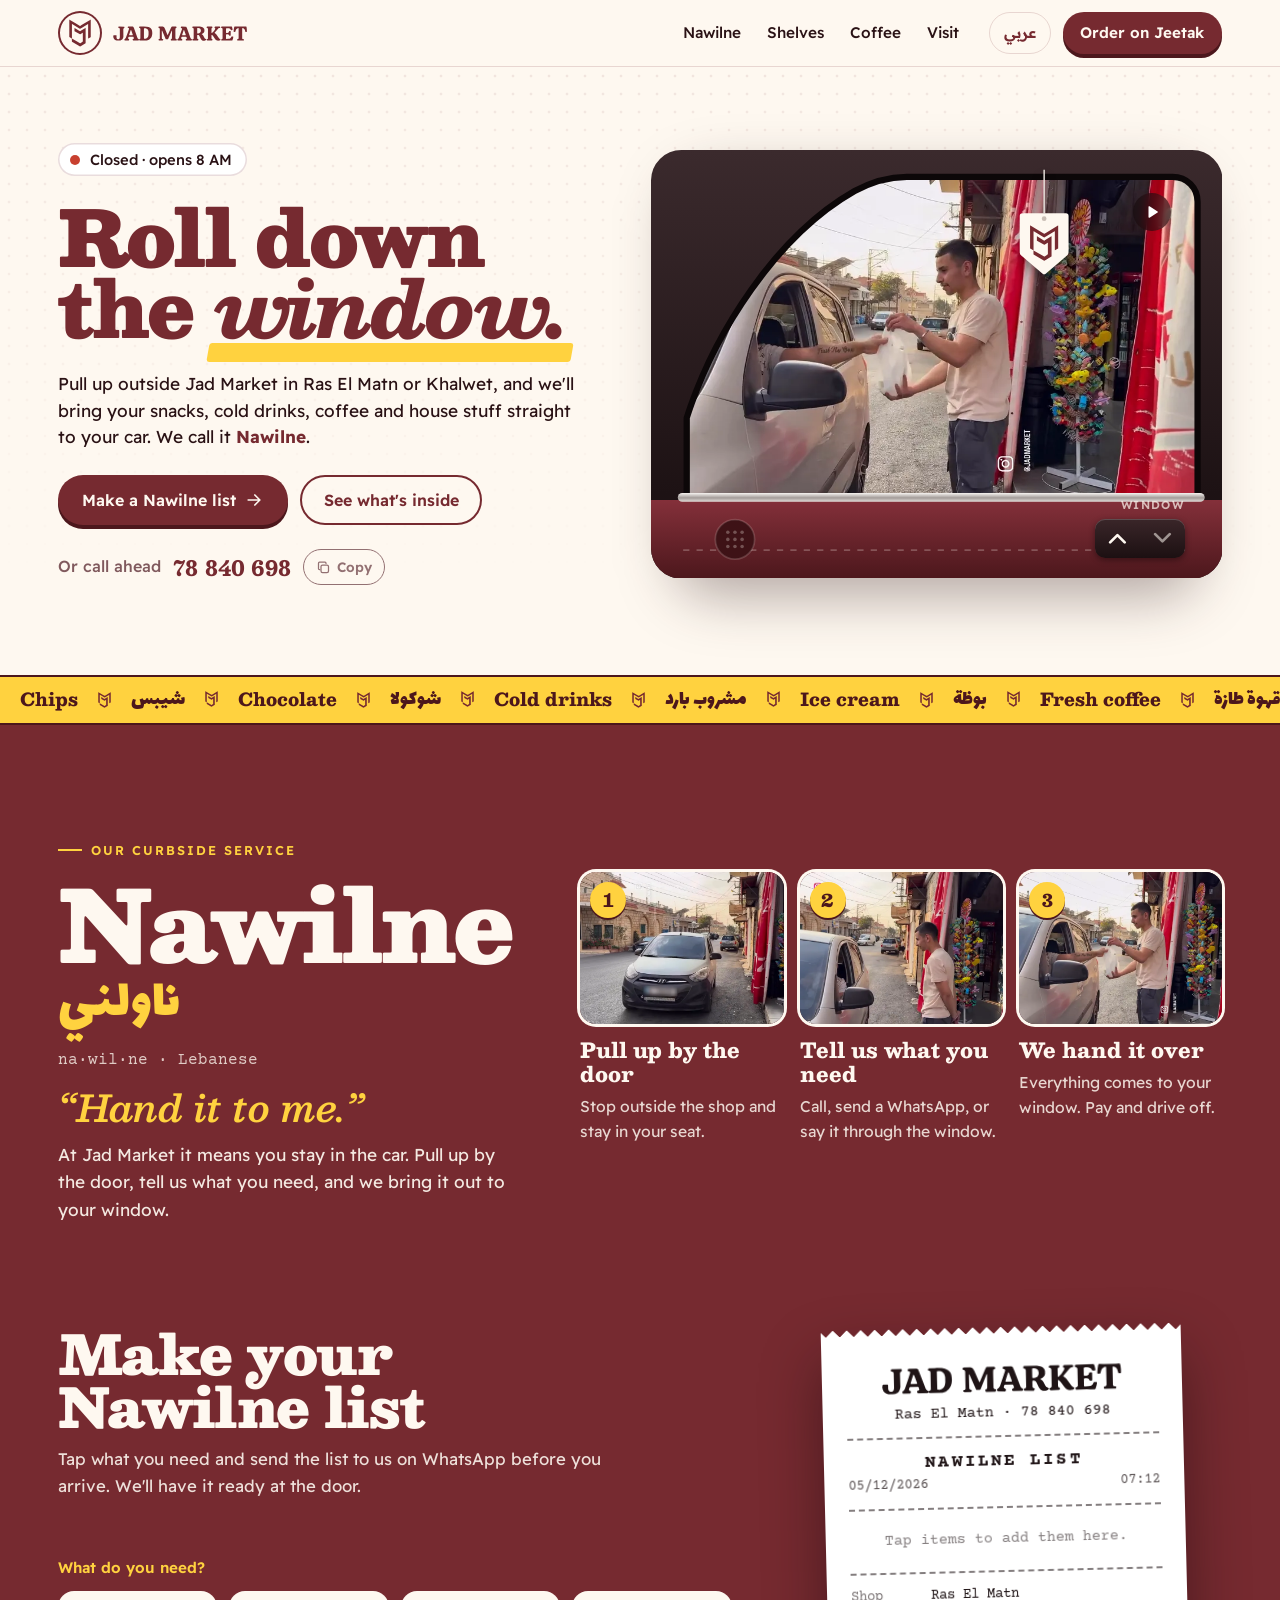
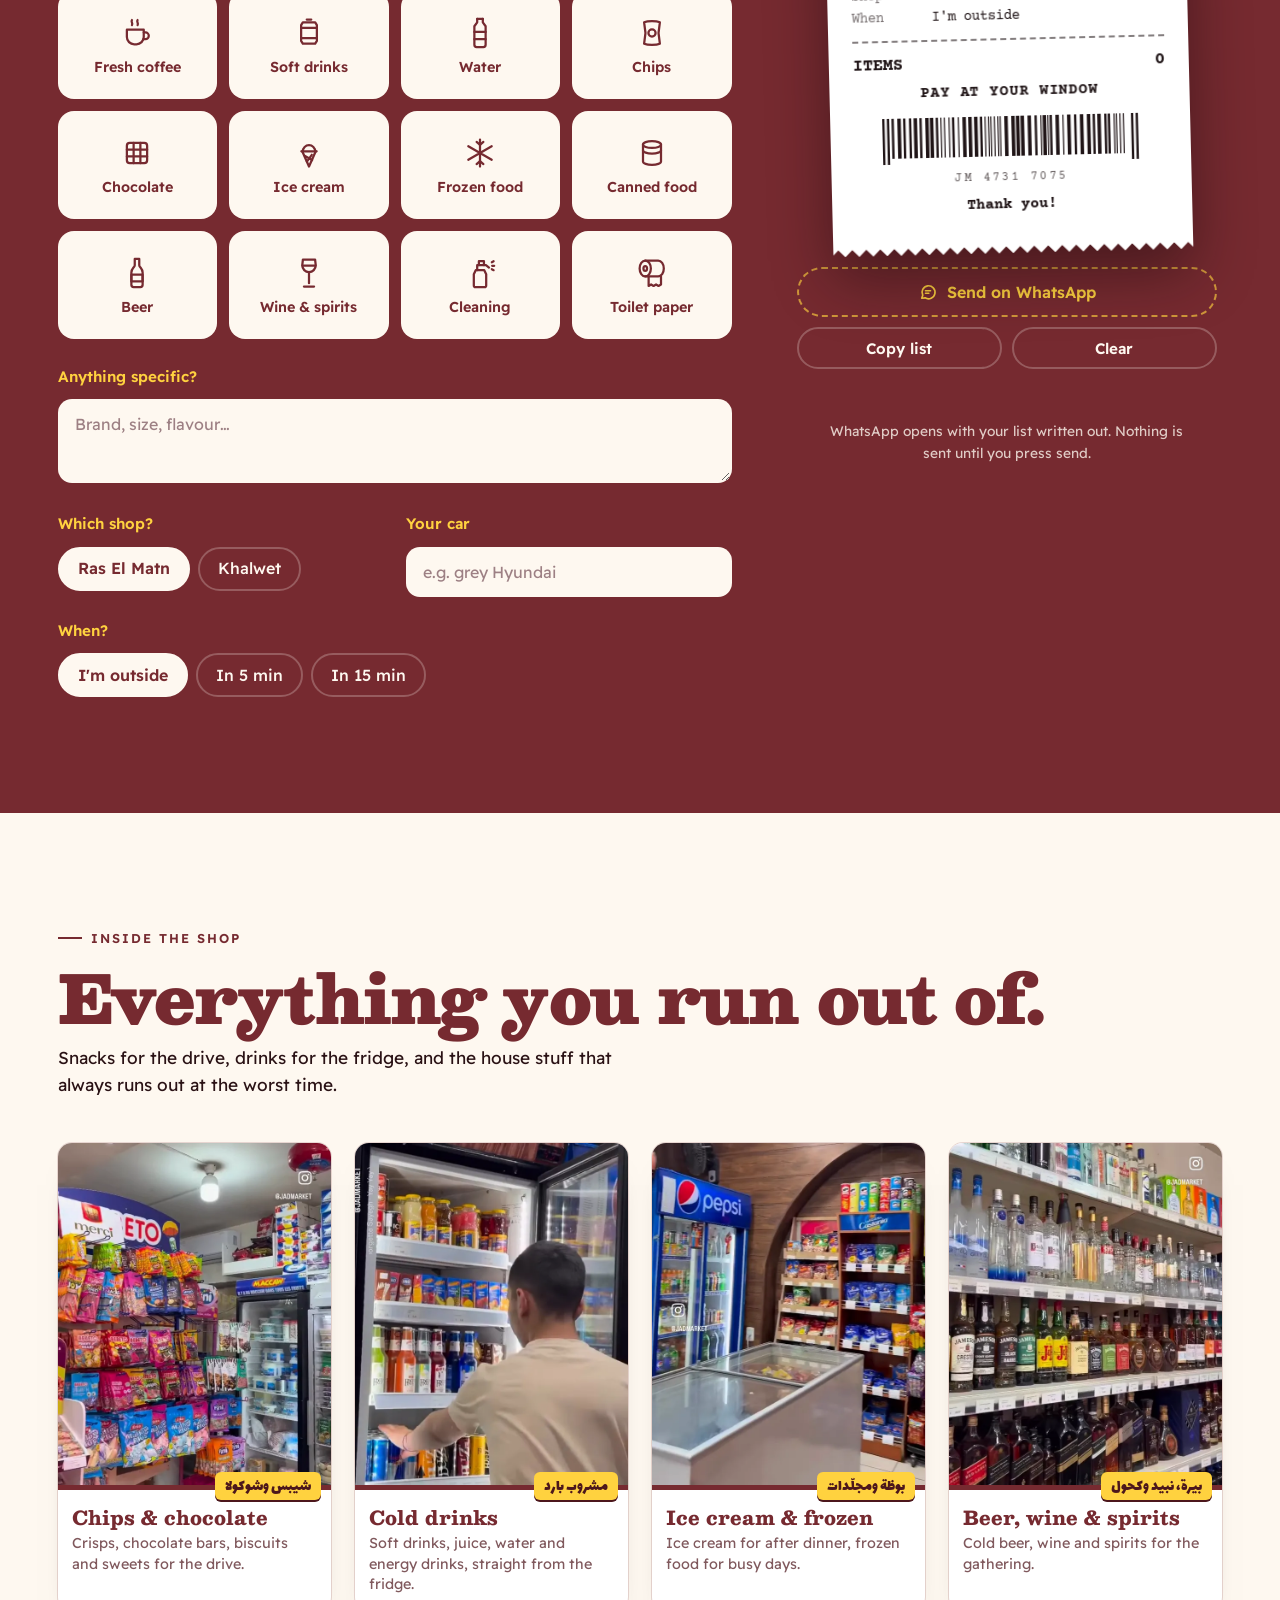
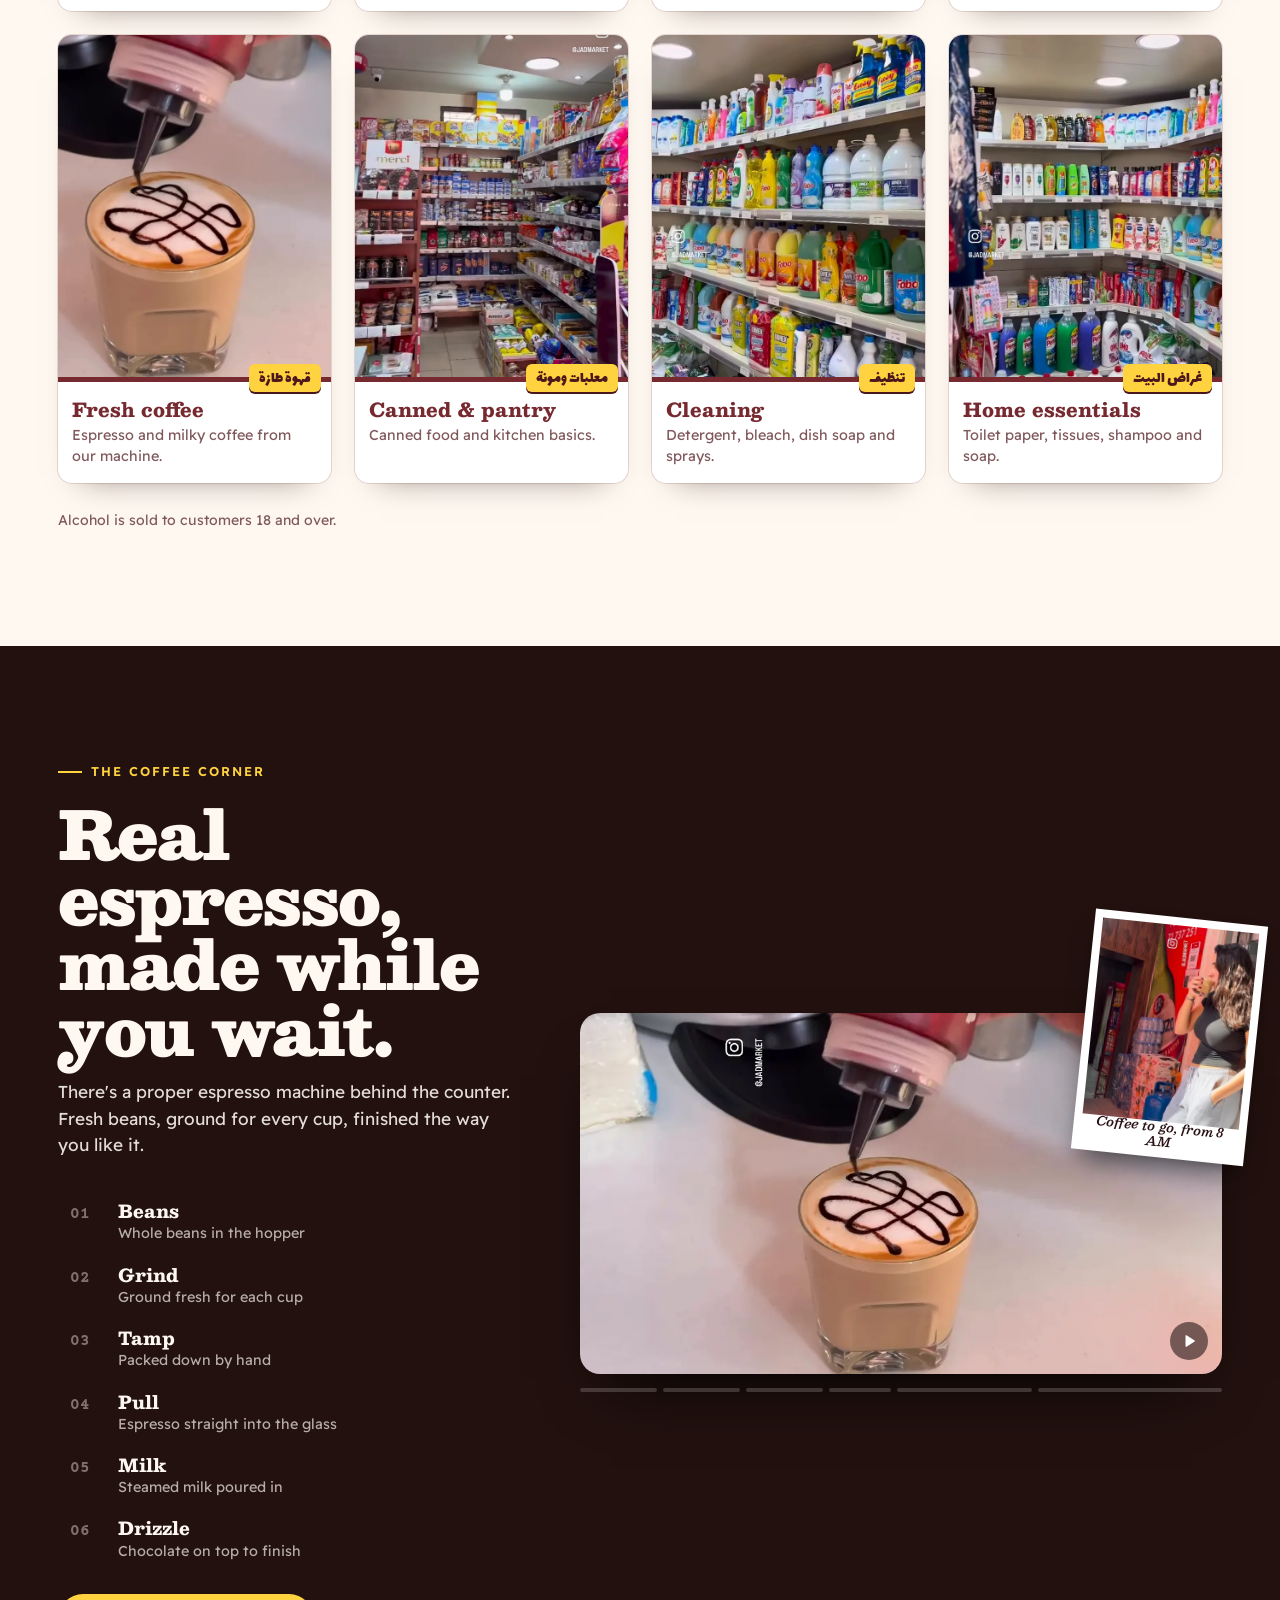
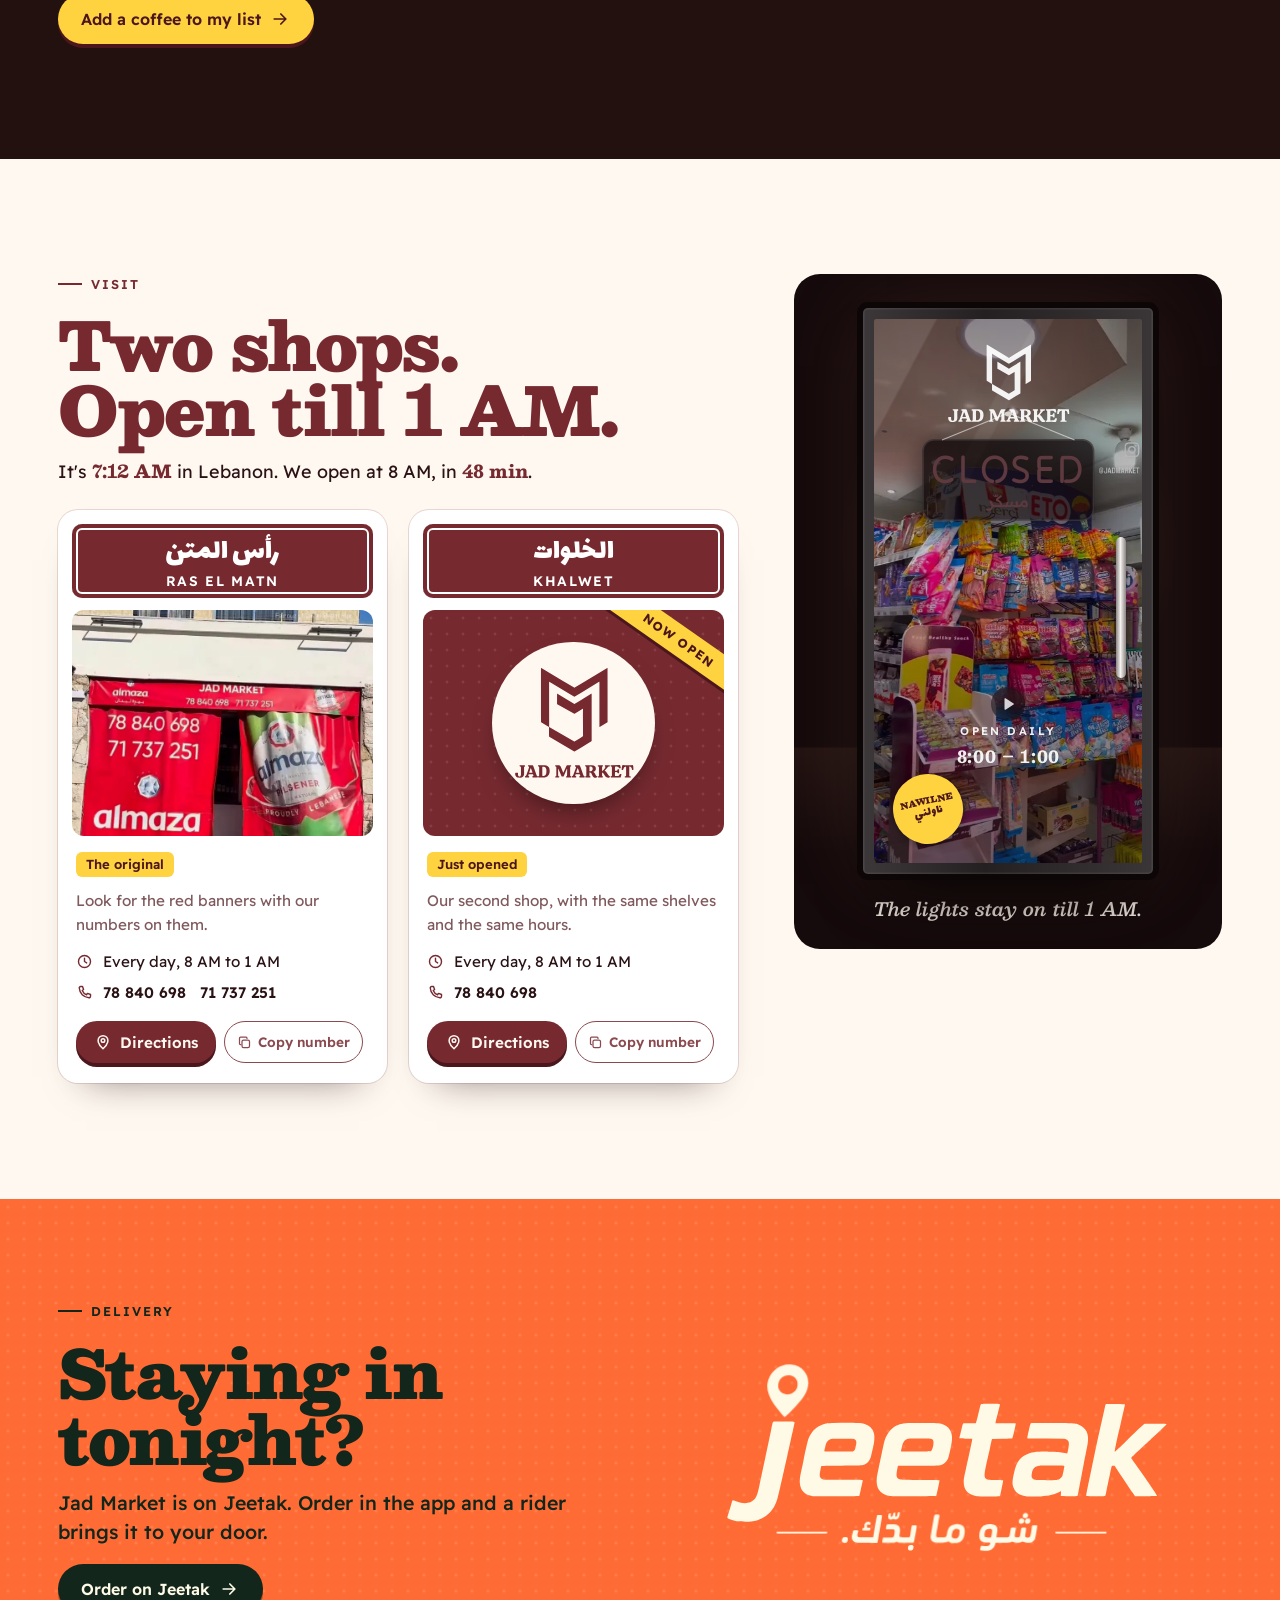
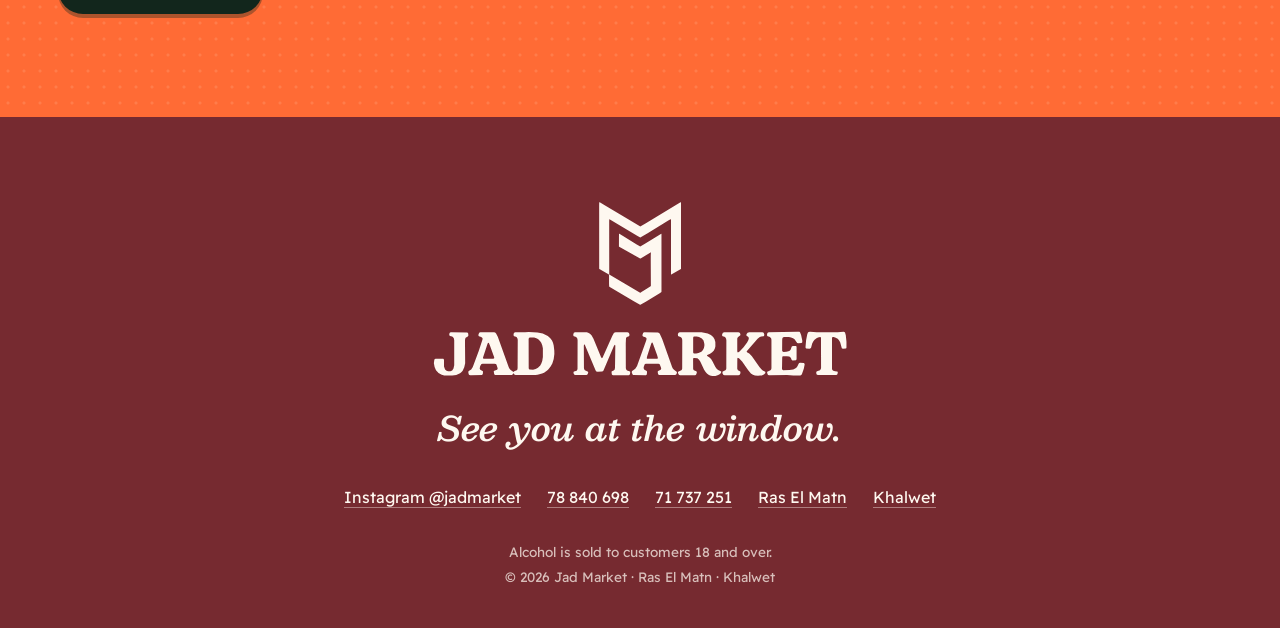
<file: work/jad-market/index.html>
<!doctype html><html lang="en"><head><meta charset="utf-8"><meta name="robots" content="noindex"><meta name=viewport content="width=device-width,initial-scale=1,viewport-fit=cover"><style>:root{color-scheme:light;box-sizing:border-box;padding-top:env(safe-area-inset-top,0px);padding-bottom:env(safe-area-inset-bottom,0px)}html{scroll-padding-top:env(safe-area-inset-top,0px)}body{margin:0;padding:0;font:14px -apple-system,BlinkMacSystemFont,sans-serif;background:#faf9f5;color:#141413}img{max-width:100%}[hidden]:not([hidden=until-found i]){display:none!important}</style></head><body>
<title>Jad Market</title>
<meta name="description" content="Jad Market, the mini market in Ras El Matn and Khalwet. Snacks, cold drinks, fresh coffee and home essentials, open every day from 8 AM to 1 AM. Pull up and we bring it to your car window: Nawilne.">
<meta name="theme-color" content="#762A30">
<link rel="preconnect" href="https://fonts.googleapis.com">
<link rel="preconnect" href="https://fonts.gstatic.com" crossorigin>
<link rel="stylesheet" href="https://fonts.googleapis.com/css2?family=Besley:ital,wght@0,500..900;1,500..900&family=Courier+Prime:wght@400;700&family=Lalezar&family=Readex+Pro:wght@300..700&family=Tilt+Neon&display=swap">
<style>
:root {
  /* Layout: a village mini market seen from the driver's seat. The hero is a car window rolling down onto
     the shop, Nawilne is a thermal receipt, the aisles are shelf-edge labels, and the shop door glows at night. */
  --maroon: #762A30;        /* the logo */
  --maroon-ink: #4C171C;    /* pressed states, deep panels */
  --cream: #FEF8F0;         /* the logo's ground */
  --ink: #2A1215;           /* text on cream */
  --muted: #80595D;         /* secondary text on cream */
  --tag: #FFD23F;           /* price-tag yellow */
  --paper: #FFFFFF;         /* receipts and shelf labels */
  --espresso: #22110F;      /* the coffee corner */
  --night: #150A0C;         /* after dark */
  --neon: #FF5577;          /* the OPEN sign */
  --ok: #2E9E5B; --warn: #E8A317; --bad: #C8402F;
  --line: rgba(118, 42, 48, .16);
  --cream-line: rgba(254, 248, 240, .24);
  --jk: #FF6B35; --jk-ink: #12261C; --jk-cream: #FFFAE6;   /* Jeetak's own colours */

  --f-display: "Besley", "Rockwell", Georgia, serif;
  --f-body: "Readex Pro", "Segoe UI", system-ui, -apple-system, sans-serif;
  --f-ar: "Lalezar", "Readex Pro", "Geeza Pro", Tahoma, sans-serif;
  --f-mono: "Courier Prime", "Courier New", ui-monospace, monospace;
  --f-neon: "Tilt Neon", "Readex Pro", system-ui, sans-serif;

  --gutter: max(16px, 4.5vw);
  --maxw: 1200px;
  --header-h: 66px;
  color-scheme: light;
}

*, *::before, *::after { box-sizing: border-box; }
html { scroll-behavior: smooth; scroll-padding-top: calc(var(--header-h) + 12px); -webkit-text-size-adjust: 100%; }
body {
  margin: 0; background: var(--cream); color: var(--ink);
  font-family: var(--f-body); font-size: 16px; line-height: 1.6; font-weight: 400;
  -webkit-font-smoothing: antialiased; overflow-x: clip;
}
html[lang="ar"] body { line-height: 1.8; }
img, video, svg { display: block; max-width: 100%; }
img { height: auto; }
a { color: inherit; }
button, input, textarea { font: inherit; color: inherit; }
[hidden] { display: none !important; }
:focus-visible { outline: 3px solid var(--tag); outline-offset: 3px; border-radius: 6px; }
.naw :focus-visible, .coffee :focus-visible, .night :focus-visible { outline-color: var(--tag); }
.wrap { width: 100%; max-width: calc(var(--maxw) + 2 * var(--gutter)); margin-inline: auto; padding-inline: var(--gutter); }
.sr { position: absolute; width: 1px; height: 1px; overflow: hidden; clip: rect(0 0 0 0); white-space: nowrap; }
.ltr { direction: ltr; unicode-bidi: isolate; }
.skip {
  position: absolute; inset-inline-start: 12px; top: -80px; z-index: 100;
  background: var(--tag); color: var(--maroon-ink); font-weight: 600; text-decoration: none;
  padding: 10px 16px; border-radius: 999px;
}
.skip:focus { top: calc(env(safe-area-inset-top, 0px) + 10px); }
.ico { fill: none; stroke: currentColor; stroke-width: 2; stroke-linecap: round; stroke-linejoin: round; }

/* ---------- type ---------- */
.kicker {
  margin: 0; display: flex; align-items: center; gap: .7em;
  font-weight: 600; font-size: .8rem; letter-spacing: .16em; text-transform: uppercase; color: var(--maroon);
}
.kicker::before { content: ""; width: 24px; height: 2px; background: currentColor; flex: none; }
html[lang="ar"] .kicker { letter-spacing: 0; font-size: 1rem; }
.title {
  margin: 0; font-family: var(--f-display); font-weight: 900; color: var(--maroon);
  font-size: clamp(2.35rem, 5.2vw, 4.3rem); line-height: .98; letter-spacing: -.025em; text-wrap: balance;
}
html[lang="ar"] .title { font-family: var(--f-ar); font-weight: 400; letter-spacing: 0; line-height: 1.22; font-size: clamp(2.5rem, 5.6vw, 4.4rem); }
.lede { margin: 0; max-width: 34em; font-size: clamp(1.05rem, 1.35vw, 1.2rem); line-height: 1.55; }
html[lang="ar"] .lede { line-height: 1.85; }
.sec-head { display: grid; gap: 16px; }

/* ---------- buttons ---------- */
.btn {
  display: inline-flex; align-items: center; justify-content: center; gap: .55em;
  min-height: 50px; padding: .72em 1.35em; border-radius: 999px; border: 2px solid transparent;
  font-family: var(--f-body); font-weight: 600; font-size: 1rem; line-height: 1.15;
  text-decoration: none; cursor: pointer; white-space: nowrap;
  transition: transform .15s ease, box-shadow .15s ease, background-color .15s ease, color .15s ease, opacity .25s ease;
}
.btn svg { flex: none; }
.btn--maroon { background: var(--maroon); color: var(--cream); box-shadow: 0 4px 0 var(--maroon-ink); }
.btn--maroon:hover { transform: translateY(-2px); box-shadow: 0 6px 0 var(--maroon-ink); }
.btn--maroon:active { transform: translateY(2px); box-shadow: 0 2px 0 var(--maroon-ink); }
.btn--ghost { background: transparent; color: var(--maroon); border-color: currentColor; }
.btn--ghost:hover { background: rgba(118, 42, 48, .07); }
.btn--tag { background: var(--tag); color: var(--maroon-ink); box-shadow: 0 4px 0 var(--maroon-ink); }
.btn--tag:hover { transform: translateY(-2px); box-shadow: 0 6px 0 var(--maroon-ink); }
.btn--tag:active { transform: translateY(2px); box-shadow: 0 2px 0 var(--maroon-ink); }
.btn--line-light { background: transparent; color: var(--cream); border-color: var(--cream-line); }
.btn--line-light:hover { border-color: var(--cream); }
.btn--sm { min-height: 42px; padding: .5em 1.05em; font-size: .95rem; }
.btn .arr { transition: transform .15s ease; }
.btn:hover .arr { transform: translateX(3px); }
html[dir="rtl"] .btn .arr { transform: scaleX(-1); }
html[dir="rtl"] .btn:hover .arr { transform: scaleX(-1) translateX(3px); }
.btn[aria-disabled="true"] { opacity: .55; cursor: not-allowed; transform: none; }
.btn--tag[aria-disabled="true"] { opacity: 1; background: transparent; color: var(--tag); box-shadow: none; border: 2px dashed rgba(255, 210, 63, .65); }
.copy-btn {
  display: inline-flex; align-items: center; gap: 6px; min-height: 36px; padding: 0 12px;
  border-radius: 999px; border: 1.5px solid currentColor; background: transparent; color: inherit;
  font-weight: 600; font-size: .85rem; cursor: pointer; opacity: .85;
}
.copy-btn:hover { opacity: 1; }

/* ---------- header ---------- */
.top {
  position: sticky; top: env(safe-area-inset-top, 0px); z-index: 60;
  background: var(--cream); border-bottom: 1px solid var(--line); transition: box-shadow .2s ease;
}
.top.is-scrolled { box-shadow: 0 10px 26px -20px rgba(42, 18, 21, .55); }
.top__in { display: flex; align-items: center; gap: 12px; height: var(--header-h); }
.brand { display: flex; align-items: center; gap: 10px; margin-inline-end: auto; min-width: 0; text-decoration: none; color: var(--maroon); }
.brand__badge {
  width: 44px; height: 44px; flex: none; border-radius: 50%; display: grid; place-items: center;
  background: var(--cream); box-shadow: inset 0 0 0 2px var(--maroon);
}
.brand__badge svg { width: 22px; height: 28px; }
.brand__word { width: 136px; height: 17px; flex: none; }
.nav { display: none; gap: 2px; margin-inline-end: 6px; }
.nav a { padding: 8px 12px; border-radius: 999px; text-decoration: none; font-weight: 500; font-size: .96rem; }
.nav a:hover { background: rgba(118, 42, 48, .08); color: var(--maroon); }
.lang {
  min-height: 42px; padding: 0 14px; border-radius: 999px; cursor: pointer;
  border: 1.5px solid var(--line); background: transparent; color: var(--maroon); font-weight: 600; font-size: .95rem;
}
.lang:hover { border-color: var(--maroon); }
.top__cta .short { display: none; }
.top.is-quiet .top__cta { opacity: 0; pointer-events: none; }
@media (max-width: 460px) {
  .top__cta .long { display: none; }
  .top__cta .short { display: inline; }
  .brand__word { width: 108px; height: 14px; }
}
@media (max-width: 360px) { .brand__word { display: none; } }
@media (min-width: 940px) { .nav { display: flex; } }

/* ---------- hero ---------- */
.hero { position: relative; isolation: isolate; padding-block: clamp(36px, 6vw, 76px) clamp(60px, 7vw, 100px); }
.hero::before {
  content: ""; position: absolute; inset: 0; z-index: -1; pointer-events: none;
  background: radial-gradient(rgba(118, 42, 48, .09) 1.2px, transparent 1.7px) 0 0 / 18px 18px;
  -webkit-mask-image: linear-gradient(to bottom, #000, transparent 85%); mask-image: linear-gradient(to bottom, #000, transparent 85%);
}
.hero__grid { display: grid; grid-template-columns: minmax(0, 1fr); gap: clamp(40px, 5vw, 64px); align-items: center; }
.hero__copy { display: grid; gap: 24px; justify-items: start; min-width: 0; container-type: inline-size; }
.status {
  display: inline-flex; align-items: center; gap: 10px; margin: 0; padding: 7px 15px 7px 12px;
  border-radius: 999px; background: var(--paper); box-shadow: inset 0 0 0 1.5px var(--line);
  font-weight: 500; font-size: .92rem; line-height: 1.3;
}
.status__dot { width: 10px; height: 10px; border-radius: 50%; background: var(--ok); flex: none; }
.status[data-state="soon"] .status__dot { background: var(--warn); }
.status[data-state="closed"] .status__dot { background: var(--bad); }
.h1 {
  margin: 0 0 .06em; font-family: var(--f-display); font-weight: 900; color: var(--maroon);
  font-size: clamp(3.1rem, 11.5vw, 6.2rem); font-size: clamp(3.1rem, 14.6cqi, 6.4rem); line-height: .92; letter-spacing: -.035em;
}
.h1 em { position: relative; z-index: 0; font-style: italic; font-weight: 800; white-space: nowrap; }
.h1 em::after {
  content: ""; position: absolute; z-index: -1; left: -.05em; right: -.08em; bottom: .13em; height: .24em;
  background: var(--tag); border-radius: 3px; transform: skewX(-10deg);
}
html[lang="ar"] .h1 { font-family: var(--f-ar); font-weight: 400; letter-spacing: 0; line-height: 1.1; font-size: clamp(3.8rem, 10.5vw, 7.4rem); font-size: clamp(3.6rem, 30cqi, 7.4rem); }
html[lang="ar"] .h1 em { font-style: normal; font-weight: 400; }
html[lang="ar"] .h1 em::after { bottom: .4em; height: .2em; transform: none; }
.hero .lede b { color: var(--maroon); font-weight: 700; }
.hero__actions { display: flex; flex-wrap: wrap; gap: 12px; }
.callrow { display: flex; flex-wrap: wrap; align-items: center; gap: 8px 12px; color: var(--muted); font-weight: 500; }
.phone {
  font-family: var(--f-display); font-weight: 800; font-size: 1.32rem; letter-spacing: .01em; line-height: 1;
  color: var(--maroon); text-decoration: none; direction: ltr; unicode-bidi: isolate;
}
.phone:hover { text-decoration: underline; text-decoration-color: var(--tag); text-decoration-thickness: 3px; text-underline-offset: 4px; }
@media (min-width: 980px) {
  .hero__grid { grid-template-columns: minmax(0, 1fr) minmax(0, 1.08fr); }
}

/* the car window */
.carwin { position: relative; margin: 0; width: 100%; max-width: 690px; margin-inline: auto; aspect-ratio: 640 / 480; }
.carwin__shadow { position: absolute; inset: 6% 4% -4%; border-radius: 40px; background: rgba(42, 18, 21, .35); filter: blur(28px); z-index: -1; }
.carwin__glass {
  position: absolute; left: 6.25%; top: 6.25%; width: 89.375%; height: 74.1667%; overflow: hidden; background: #2a1a1d;
  -webkit-mask: url("data:image/svg+xml,%3Csvg xmlns='http://www.w3.org/2000/svg' viewBox='0 0 572 356' preserveAspectRatio='none'%3E%3Cpath d='M0 356V270C30 176 100 66 188 16C206 6 226 0 248 0H544C560 0 572 12 572 28V356Z'/%3E%3C/svg%3E") 0 0 / 100% 100% no-repeat;
          mask: url("data:image/svg+xml,%3Csvg xmlns='http://www.w3.org/2000/svg' viewBox='0 0 572 356' preserveAspectRatio='none'%3E%3Cpath d='M0 356V270C30 176 100 66 188 16C206 6 226 0 248 0H544C560 0 572 12 572 28V356Z'/%3E%3C/svg%3E") 0 0 / 100% 100% no-repeat;
}
.carwin__glass video { width: 100%; height: 100%; object-fit: cover; }
.carwin__tint {
  position: absolute; inset: 0; transform: translateY(101%);
  background:
    linear-gradient(104deg, transparent 0 16%, rgba(255, 255, 255, .2) 16.5% 19%, transparent 19.5% 27%, rgba(255, 255, 255, .1) 27.5% 28.5%, transparent 29%),
    linear-gradient(to bottom, rgba(52, 28, 32, .86), rgba(24, 12, 14, .9));
  box-shadow: inset 0 3px 0 rgba(255, 255, 255, .45);
}
.carwin__frame { position: absolute; inset: 0; width: 100%; height: 100%; pointer-events: none; }
.carwin__switch {
  position: absolute; right: 6.5%; bottom: 4.8%; height: 9%; aspect-ratio: 2.35; padding: 0;
  border: 0; border-radius: 10px; cursor: pointer;
  background: linear-gradient(#3a2629, #1c1012); box-shadow: inset 0 1px 0 rgba(255, 255, 255, .18), 0 2px 6px rgba(0, 0, 0, .4);
  display: grid; grid-template-columns: 1fr 1fr; align-items: center; justify-items: center; color: rgba(254, 248, 240, .55);
}
.carwin__switch svg { width: 46%; height: auto; }
.carwin__switch .up { color: var(--cream); }
.carwin.is-up .carwin__switch .up { color: rgba(254, 248, 240, .55); }
.carwin.is-up .carwin__switch .down { color: var(--cream); }
.carwin__switch:hover { filter: brightness(1.25); }
@media (max-width: 520px) { .carwin__hint { display: none; } }
.carwin__hint {
  position: absolute; right: calc(6.5% + 1px); bottom: 15%; font-size: clamp(.58rem, 1.4vw, .72rem); font-weight: 600;
  letter-spacing: .12em; text-transform: uppercase; color: rgba(254, 248, 240, .7); pointer-events: none;
}
.vbtn {
  position: absolute; z-index: 3; width: 38px; height: 38px; border-radius: 50%; border: 0; padding: 0; cursor: pointer;
  display: grid; place-items: center; background: rgba(20, 10, 12, .55); color: #fff;
  -webkit-backdrop-filter: blur(6px); backdrop-filter: blur(6px);
}
.vbtn:hover { background: rgba(20, 10, 12, .75); }
.vbtn svg { width: 14px; height: 14px; fill: currentColor; }
.vbtn .play { display: none; }
.vbtn.is-paused .play { display: block; }
.vbtn.is-paused .pause { display: none; }
.carwin .vbtn { right: 9%; top: 10%; }
.fresh {
  position: absolute; top: 6.4%; left: 64%; width: 9.5%; transform-origin: 50% 0; pointer-events: none;
  filter: drop-shadow(0 6px 6px rgba(0, 0, 0, .35));
}
.fresh > svg { width: 100%; height: auto; overflow: visible; }

/* ---------- price tape ---------- */
.tape { background: var(--tag); color: var(--maroon-ink); border-block: 2px solid var(--maroon-ink); overflow: hidden; }
.tape__track { display: flex; width: max-content; }
.tape__run { display: flex; align-items: center; }
.tape__w {
  display: inline-flex; align-items: center; gap: 20px; padding-inline-start: 20px; white-space: nowrap;
  font-family: var(--f-display); font-weight: 800; font-size: 1.12rem; line-height: 1; padding-block: 14px;
}
.tape__w[lang="ar"] { font-family: var(--f-ar); font-weight: 400; font-size: 1.32rem; padding-block: 9px 10px; }
.tape__w svg { width: 13px; height: 16px; color: var(--maroon); }

/* ---------- Nawilne ---------- */
.naw { background: var(--maroon); color: var(--cream); padding-block: clamp(76px, 9vw, 124px); overflow: clip; }
.naw .kicker { color: var(--tag); }
.naw__intro { display: grid; gap: 44px; align-items: start; }
.dict { margin: 18px 0 0; display: grid; gap: 12px; }
.dict dt { display: flex; flex-wrap: wrap; align-items: baseline; gap: 4px 18px; }
.dict__head {
  font-family: var(--f-display); font-weight: 900; color: var(--cream);
  font-size: clamp(3.5rem, 8.2vw, 6.2rem); line-height: .9; letter-spacing: -.035em;
}
.dict__alt { font-family: var(--f-ar); color: var(--tag); font-size: clamp(2.3rem, 5vw, 3.5rem); line-height: 1.15; }
html[lang="ar"] .dict__head { font-family: var(--f-ar); font-weight: 400; letter-spacing: 0; line-height: 1.15; font-size: clamp(3.9rem, 9vw, 6.6rem); }
html[lang="ar"] .dict__alt { font-family: var(--f-display); font-weight: 900; letter-spacing: -.02em; font-size: clamp(2rem, 4.4vw, 3rem); }
.dict dd { margin: 0; }
.dict__pron { font-family: var(--f-mono); font-size: 1.02rem; color: rgba(254, 248, 240, .78); }
html[lang="ar"] .dict__pron { font-family: var(--f-body); }
.dict__def { font-family: var(--f-display); font-style: italic; font-weight: 600; color: var(--tag); font-size: clamp(1.6rem, 2.9vw, 2.3rem); line-height: 1.15; }
html[lang="ar"] .dict__def { font-family: var(--f-ar); font-style: normal; font-weight: 400; line-height: 1.4; }
.dict__use { max-width: 30em; font-size: 1.08rem; color: rgba(254, 248, 240, .92); }
.steps {
  list-style: none; margin: 0 calc(-1 * var(--gutter)); padding: 4px var(--gutter) 10px;
  display: grid; grid-auto-flow: column; grid-auto-columns: min(78%, 300px); gap: 16px;
  overflow-x: auto; scroll-snap-type: x mandatory; scroll-padding-inline: var(--gutter); scrollbar-width: none;
}
.steps::-webkit-scrollbar { display: none; }
.step { scroll-snap-align: start; display: grid; gap: 8px; align-content: start; min-width: 0; }
.step__ph { position: relative; margin: 0 0 6px; aspect-ratio: 4 / 3; border-radius: 16px; overflow: hidden; background: var(--maroon-ink); box-shadow: 0 0 0 3px var(--cream); }
.step__ph img { width: 100%; height: 100%; object-fit: cover; }
.step__n {
  position: absolute; top: 10px; inset-inline-start: 10px; width: 36px; height: 36px; border-radius: 50%;
  display: grid; place-items: center; background: var(--tag); color: var(--maroon-ink);
  font-family: var(--f-display); font-weight: 900; font-size: 1.1rem; box-shadow: 0 2px 0 var(--maroon-ink);
}
.step h3 { margin: 0; font-family: var(--f-display); font-weight: 800; font-size: 1.3rem; line-height: 1.15; }
html[lang="ar"] .step h3 { font-family: var(--f-ar); font-weight: 400; font-size: 1.55rem; line-height: 1.3; }
.step p { margin: 0; font-size: .98rem; color: rgba(254, 248, 240, .84); }
@media (min-width: 760px) {
  .steps { grid-auto-flow: row; grid-template-columns: repeat(3, minmax(0, 1fr)); overflow: visible; margin: 0; padding: 4px 0 0; }
}
@media (min-width: 1000px) {
  .naw__intro { grid-template-columns: minmax(0, 5fr) minmax(0, 7fr); gap: 64px; }
  .steps { margin-top: 28px; }
}

/* the list builder */
.builder { margin-top: clamp(68px, 8vw, 108px); display: grid; gap: 40px; align-items: start; }
.builder__head { display: grid; gap: 14px; margin-bottom: 30px; }
.builder__title { color: var(--cream); font-size: clamp(2.1rem, 4.4vw, 3.4rem); }
.builder__help { margin: 0; max-width: 34em; color: rgba(254, 248, 240, .88); font-size: 1.05rem; }
.picker { display: grid; gap: 26px; min-width: 0; }
.picker fieldset { border: 0; margin: 0; padding: 0; min-width: 0; }
.picker legend, .field > label { display: block; padding: 0; margin-bottom: 10px; font-weight: 600; font-size: .95rem; color: var(--tag); }
.items { display: grid; grid-template-columns: repeat(3, minmax(0, 1fr)); gap: 12px; }
.item { position: relative; min-width: 0; }
.item__add {
  width: 100%; min-height: 108px; display: grid; justify-items: center; align-content: center; gap: 8px;
  padding: 14px 6px 12px; border-radius: 16px; border: 2px solid transparent; cursor: pointer;
  background: var(--cream); color: var(--maroon); font-weight: 600; font-size: .9rem; line-height: 1.2; text-align: center;
  transition: transform .12s ease, background-color .12s ease, border-color .12s ease;
}
.item__add:hover { transform: translateY(-2px); }
.item__add:active { transform: scale(.97); }
.item__add svg { width: 36px; height: 36px; }
.item.is-on .item__add { background: var(--tag); border-color: var(--maroon-ink); color: var(--maroon-ink); }
.item__qty, .item__minus {
  position: absolute; top: -9px; height: 30px; display: grid; place-items: center; border-radius: 999px;
  border: 2px solid var(--maroon); font-weight: 700; line-height: 1;
}
.item__qty { inset-inline-end: -7px; min-width: 30px; padding: 0 8px; background: var(--maroon-ink); color: var(--cream); font-family: var(--f-mono); font-size: 1rem; pointer-events: none; }
.item__minus { inset-inline-start: -7px; width: 30px; padding: 0; background: var(--paper); color: var(--maroon-ink); cursor: pointer; font-size: 1.2rem; }
.item__minus:hover { background: var(--cream); }
@media (min-width: 560px) { .items { grid-template-columns: repeat(4, minmax(0, 1fr)); } }
.fields { display: grid; gap: 22px; grid-template-columns: minmax(0, 1fr); }
.field { min-width: 0; }
.input {
  width: 100%; min-height: 50px; padding: 12px 15px; border-radius: 14px; border: 2px solid transparent;
  background: var(--cream); color: var(--ink); font-size: 1rem; line-height: 1.4;
}
.input::placeholder { color: #9d8084; }
.input:focus { outline: none; border-color: var(--tag); }
textarea.input { min-height: 84px; resize: vertical; }
.seg { display: flex; flex-wrap: wrap; gap: 8px; }
.seg input { position: absolute; opacity: 0; width: 1px; height: 1px; pointer-events: none; }
.seg label {
  display: inline-flex; align-items: center; min-height: 44px; padding: 0 18px; border-radius: 999px; cursor: pointer;
  border: 2px solid var(--cream-line); color: var(--cream); font-weight: 500; transition: background-color .12s, color .12s, border-color .12s;
}
.seg label:hover { border-color: var(--cream); }
.seg input:checked + label { background: var(--cream); color: var(--maroon); border-color: var(--cream); font-weight: 600; }
.seg input:focus-visible + label { outline: 3px solid var(--tag); outline-offset: 2px; }
@media (min-width: 640px) {
  .fields { grid-template-columns: repeat(2, minmax(0, 1fr)); }
  .fields .span2 { grid-column: 1 / -1; }
}

/* the receipt */
.rc-col { display: grid; gap: 14px; justify-items: center; min-width: 0; }
.rc-wrap { width: min(100%, 360px); filter: drop-shadow(0 26px 30px rgba(20, 6, 8, .45)); rotate: -1.4deg; }
.receipt {
  --z: 14px;
  background: var(--paper); color: #1F1416; padding: 34px 24px 38px;
  font-family: var(--f-mono); font-size: .92rem; line-height: 1.45;
  -webkit-mask: conic-gradient(from 135deg at top, #0000, #000 1deg 89deg, #0000 90deg) top / var(--z) 51% repeat-x,
                conic-gradient(from -45deg at bottom, #0000, #000 1deg 89deg, #0000 90deg) bottom / var(--z) 51% repeat-x;
          mask: conic-gradient(from 135deg at top, #0000, #000 1deg 89deg, #0000 90deg) top / var(--z) 51% repeat-x,
                conic-gradient(from -45deg at bottom, #0000, #000 1deg 89deg, #0000 90deg) bottom / var(--z) 51% repeat-x;
}
html[lang="ar"] .receipt { font-family: var(--f-mono), var(--f-body); }
.receipt p { margin: 0; }
.rc__word { width: 78%; height: auto; aspect-ratio: 640 / 78; margin: 4px auto 8px; color: #1F1416; }
.rc__c { text-align: center; }
.rc__rule { border: 0; border-top: 2px dashed rgba(31, 20, 22, .55); margin: 12px 0; }
.rc__title { text-align: center; font-weight: 700; font-size: 1.1rem; letter-spacing: .12em; }
html[lang="ar"] .rc__title { letter-spacing: 0; font-family: var(--f-body); }
.rc__meta { display: flex; justify-content: space-between; gap: 10px; font-size: .85rem; color: rgba(31, 20, 22, .75); }
.rc__lines { list-style: none; margin: 0; padding: 0; display: grid; gap: 4px; }
.rc__lines li { display: grid; grid-template-columns: 3.2ch minmax(0, 1fr); gap: 10px; align-items: baseline; }
.rc__lines .q { font-weight: 700; direction: ltr; unicode-bidi: isolate; text-align: start; }
html[lang="ar"] .rc__lines .n { font-family: var(--f-body); }
.rc__empty { color: rgba(31, 20, 22, .55); text-align: center; padding-block: 8px; }
html[lang="ar"] .rc__empty, html[lang="ar"] .rc__info, html[lang="ar"] .rc__pay, html[lang="ar"] .rc__total { font-family: var(--f-body); }
.rc__info { margin: 0; display: grid; gap: 2px; font-size: .88rem; }
.rc__info div { display: grid; grid-template-columns: 9ch minmax(0, 1fr); gap: 8px; }
html[lang="ar"] .rc__info div { grid-template-columns: 7.5em minmax(0, 1fr); }
.rc__info dt { color: rgba(31, 20, 22, .6); }
.rc__info dd { margin: 0; overflow-wrap: anywhere; }
.rc__total { display: flex; justify-content: space-between; font-weight: 700; font-size: 1.05rem; }
.rc__pay { text-align: center; font-weight: 700; letter-spacing: .06em; margin-top: 4px !important; }
.rc__bars { width: 82%; height: 46px; margin: 14px auto 6px; color: #1F1416; fill: currentColor; }
.rc__code { text-align: center; font-size: .78rem; letter-spacing: .2em; color: rgba(31, 20, 22, .7); direction: ltr; }
.rc__thanks { text-align: center; margin-top: 8px !important; font-weight: 700; }
.rc__actions { display: flex; flex-wrap: wrap; justify-content: center; gap: 10px; width: min(100%, 420px); }
.rc__actions .btn--tag { flex: 1 1 100%; }
.rc__actions .btn--line-light { flex: 1 1 0; }
.rc__fine { margin: 0; max-width: 26em; text-align: center; font-size: .86rem; color: rgba(254, 248, 240, .78); }
.rc__msg { margin: 0; min-height: 1.4em; text-align: center; font-weight: 600; color: var(--tag); }
.rc__fallback { width: min(100%, 420px); min-height: 160px; border-radius: 12px; border: 0; padding: 12px; font-family: var(--f-mono); font-size: .85rem; }
@media (min-width: 1000px) {
  .builder { grid-template-columns: minmax(0, 1.22fr) minmax(0, .78fr); gap: 60px; }
  .rc-col { position: sticky; top: calc(var(--header-h) + 28px); }
}

/* ---------- shelves ---------- */
.shelves { padding-block: clamp(84px, 9vw, 132px); }
.shelves__grid { display: grid; grid-template-columns: repeat(2, minmax(0, 1fr)); gap: clamp(14px, 2vw, 24px); margin-top: 44px; }
.shelf {
  display: grid; grid-template-rows: auto 1fr; min-width: 0; background: var(--paper); border-radius: 14px; overflow: hidden;
  box-shadow: 0 0 0 1px var(--line), 0 18px 30px -24px rgba(42, 18, 21, .55);
}
.shelf__ph { aspect-ratio: 4 / 5; overflow: hidden; background: #E9DAD3; }
.shelf__ph img { width: 100%; height: 100%; object-fit: cover; transition: transform .6s ease; }
.shelf:hover .shelf__ph img { transform: scale(1.045); }
.shelf__label { position: relative; display: grid; gap: 5px; align-content: start; padding: 16px 14px 16px; border-top: 5px solid var(--maroon); }
.shelf__label h3 { margin: 0; font-family: var(--f-display); font-weight: 800; color: var(--maroon); font-size: clamp(1.02rem, 1.5vw, 1.22rem); line-height: 1.15; }
html[lang="ar"] .shelf__label h3 { font-family: var(--f-ar); font-weight: 400; font-size: clamp(1.2rem, 1.8vw, 1.45rem); line-height: 1.35; }
.shelf__label p { margin: 0; font-size: .9rem; line-height: 1.45; color: var(--muted); }
.shelf__tag {
  position: absolute; top: -18px; inset-inline-end: 10px; max-width: calc(100% - 20px);
  padding: 2px 10px 1px; border-radius: 6px; background: var(--tag); color: var(--maroon-ink);
  font-family: var(--f-ar); font-size: 1rem; line-height: 1.6; box-shadow: 0 2px 0 var(--maroon-ink);
  white-space: nowrap; overflow: hidden; text-overflow: ellipsis;
}
.shelf__tag:lang(en) { font-family: var(--f-display); font-weight: 800; font-size: .8rem; line-height: 2; }
.shelves__note { margin: 26px 0 0; font-size: .88rem; color: var(--muted); }
@media (min-width: 920px) { .shelves__grid { grid-template-columns: repeat(4, minmax(0, 1fr)); } }

/* ---------- coffee ---------- */
.coffee { background: var(--espresso); color: var(--cream); padding-block: clamp(84px, 9vw, 132px); overflow: clip; }
.coffee .kicker { color: var(--tag); }
.coffee .title { color: var(--cream); }
.coffee .lede { color: rgba(254, 248, 240, .88); }
.coffee__grid { display: grid; gap: 40px; align-items: center; }
.coffee .title { max-width: 9.5em; }
.coffee__head { display: grid; gap: 18px; justify-items: start; min-width: 0; }
.coffee__steps { display: grid; gap: 18px; justify-items: start; min-width: 0; }
.cups { list-style: none; margin: 6px 0 0; padding: 0; display: grid; gap: 2px; width: 100%; max-width: 30em; counter-reset: cup; }
.cup button {
  width: 100%; display: grid; grid-template-columns: 2.4em minmax(0, 1fr); gap: 0 10px; align-items: baseline;
  padding: 9px 12px; border: 0; border-radius: 12px; background: transparent; color: inherit; text-align: start; cursor: pointer;
}
.cup button:hover { background: rgba(254, 248, 240, .06); }
.cup__n { grid-row: span 2; font-family: var(--f-mono); font-weight: 700; color: rgba(254, 248, 240, .42); }
.cup__t { font-family: var(--f-display); font-weight: 800; font-size: 1.12rem; line-height: 1.3; }
html[lang="ar"] .cup__t { font-family: var(--f-ar); font-weight: 400; font-size: 1.3rem; }
.cup__d { grid-column: 2; font-size: .9rem; color: rgba(254, 248, 240, .68); line-height: 1.4; }
.cup.is-on button { background: rgba(255, 210, 63, .1); }
.cup.is-on .cup__n, .cup.is-on .cup__t { color: var(--tag); }
.coffee__add { display: flex; flex-wrap: wrap; align-items: center; gap: 12px 16px; margin-top: 6px; }
.coffee__added { font-weight: 600; color: var(--tag); }
.reel { position: relative; min-width: 0; }
.reel__frame { position: relative; aspect-ratio: 16 / 9; border-radius: 20px; overflow: hidden; background: #000; box-shadow: 0 34px 60px -30px #000; }
.reel__frame video { width: 100%; height: 100%; object-fit: cover; }
.reel .vbtn { right: 14px; bottom: 14px; }
.reel__bar { display: grid; grid-template-columns: 2fr 2fr 2fr 1.6fr 3.5fr 4.8fr; gap: 6px; margin-top: 14px; direction: ltr; }
.reel__bar span { position: relative; height: 4px; border-radius: 2px; overflow: hidden; background: rgba(254, 248, 240, .18); }
.reel__bar i { position: absolute; inset: 0; background: var(--tag); transform-origin: left; transform: scaleX(0); }
.polaroid {
  position: absolute; z-index: 2; margin: 0; width: min(27%, 150px); right: -4px; top: -30px; rotate: 6deg;
  background: var(--paper); padding: 5px 5px 24px; box-shadow: 0 16px 28px -10px rgba(0, 0, 0, .7);
}
html[dir="rtl"] .polaroid { right: auto; left: -4px; rotate: -6deg; }
.polaroid img { width: 100%; aspect-ratio: 4 / 5; object-fit: cover; }
.polaroid figcaption {
  position: absolute; left: 5px; right: 5px; bottom: 5px; text-align: center; color: var(--ink);
  font-family: var(--f-display); font-style: italic; font-weight: 600; font-size: .62rem; line-height: 1.2;
}
html[lang="ar"] .polaroid figcaption { font-family: var(--f-body); font-style: normal; font-size: .58rem; }
@media (min-width: 1000px) {
  .coffee__grid { grid-template-columns: minmax(0, 5fr) minmax(0, 7fr); grid-template-areas: "head reel" "steps reel"; gap: 26px 64px; align-items: start; }
  .coffee__head { grid-area: head; }
  .coffee__steps { grid-area: steps; }
  .reel { grid-area: reel; align-self: center; }
  .polaroid { width: clamp(150px, 27%, 200px); right: -34px; top: -96px; padding: 8px 8px 36px; }
  .polaroid figcaption { left: 8px; right: 8px; bottom: 8px; font-size: .8rem; }
  html[lang="ar"] .polaroid figcaption { font-size: .74rem; }
  html[dir="rtl"] .polaroid { right: auto; left: -34px; }
}

/* ---------- visit ---------- */
.visit { padding-block: clamp(84px, 9vw, 132px); }
.visit__grid { display: grid; gap: 44px; align-items: start; }
.clock { margin: 0; font-size: 1.12rem; max-width: 32em; }
.clock b { font-family: var(--f-display); font-weight: 800; color: var(--maroon); white-space: nowrap; }
html[lang="ar"] .clock b { font-family: var(--f-body); font-weight: 700; }
.branches { display: grid; gap: 22px; margin-top: 8px; }
.branch {
  display: grid; grid-template-rows: auto auto 1fr; min-width: 0; background: var(--paper); border-radius: 20px; overflow: hidden;
  box-shadow: 0 0 0 1px var(--line), 0 22px 36px -28px rgba(42, 18, 21, .6);
}
.roadsign {
  margin: 14px 14px 0; padding: 9px 14px 8px; border-radius: 10px; display: grid; justify-items: center; text-align: center;
  background: var(--maroon); color: #fff; box-shadow: inset 0 0 0 4px var(--maroon), inset 0 0 0 6px #fff;
}
.roadsign .ar { font-family: var(--f-ar); font-size: 1.85rem; line-height: 1.35; }
.roadsign .en { font-weight: 600; font-size: .86rem; letter-spacing: .12em; text-transform: uppercase; line-height: 1.4; margin-top: -2px; }
.branch__ph { position: relative; margin: 12px 14px 0; aspect-ratio: 4 / 3; border-radius: 12px; overflow: hidden; background: var(--maroon); }
.branch__ph img { width: 100%; height: 100%; object-fit: cover; }
.branch__ph--new { display: grid; place-items: center; background: var(--maroon) radial-gradient(rgba(254, 248, 240, .1) 1.2px, transparent 1.7px) 0 0 / 16px 16px; }
.newlogo { width: 54%; aspect-ratio: 1; border-radius: 50%; background: var(--cream); display: grid; place-items: center; align-content: center; gap: 7%; color: var(--maroon); box-shadow: 0 14px 28px -12px rgba(0, 0, 0, .55); }
.newlogo svg:first-child { width: 42%; height: auto; aspect-ratio: 437 / 545; }
.newlogo svg:last-child { width: 74%; height: auto; aspect-ratio: 640 / 78; }
.ribbon {
  position: absolute; top: 16px; inset-inline-end: -40px; width: 170px; padding: 5px 0 4px; text-align: center; rotate: 35deg;
  background: var(--tag); color: var(--maroon-ink); font-weight: 700; font-size: .78rem; letter-spacing: .12em; text-transform: uppercase;
  box-shadow: 0 3px 0 var(--maroon-ink);
}
html[dir="rtl"] .ribbon { rotate: -35deg; letter-spacing: 0; font-size: .9rem; }
.branch__body { display: grid; gap: 12px; align-content: start; padding: 16px 18px 20px; }
.branch__tag { justify-self: start; padding: 2px 10px; border-radius: 6px; background: var(--tag); color: var(--maroon-ink); font-weight: 600; font-size: .82rem; }
.branch__look { margin: 0; color: var(--muted); font-size: .95rem; }
.facts { list-style: none; margin: 0; padding: 0; display: grid; gap: 7px; font-size: .95rem; }
.facts li { display: flex; gap: 10px; align-items: flex-start; }
.facts svg { flex: none; width: 17px; height: 17px; margin-top: 3px; color: var(--maroon); }
.facts .nums { display: flex; flex-wrap: wrap; gap: 0 14px; }
.facts .nums a { font-weight: 600; text-decoration: none; direction: ltr; unicode-bidi: isolate; }
.facts .nums a:hover { text-decoration: underline; }
.branch__actions { display: flex; flex-wrap: wrap; gap: 8px; margin-top: 4px; }
.branch__actions .copy-btn { color: var(--maroon); min-height: 42px; }
@media (min-width: 640px) { .branches { grid-template-columns: repeat(2, minmax(0, 1fr)); } }
@media (min-width: 1000px) { .visit__grid { grid-template-columns: minmax(0, 7fr) minmax(0, 4.4fr); gap: 56px; } }

/* the shop door at night */
.night {
  position: relative; isolation: isolate; overflow: hidden; border-radius: 26px; padding: 34px 22px 26px;
  display: grid; justify-items: center; gap: 20px; background: var(--night); color: var(--cream);
}
.night::before {
  content: ""; position: absolute; inset: 0; z-index: -1;
  background: radial-gradient(55% 42% at 50% 40%, rgba(255, 176, 122, .2), transparent 72%),
              linear-gradient(to bottom, transparent 70%, rgba(255, 176, 122, .06) 70.3%, transparent 86%);
}
.door {
  position: relative; margin: 0; width: min(100%, 290px); aspect-ratio: 1 / 1.95; padding: 11px; border-radius: 5px;
  background: linear-gradient(90deg, #3c3739, #242021 42%, #3a3537);
  box-shadow: inset 0 0 0 1.5px rgba(255, 255, 255, .07), 0 0 0 6px #0c0607, 0 34px 60px -24px #000, 0 0 90px rgba(255, 176, 122, .12);
}
.door__glass { position: relative; height: 100%; overflow: hidden; border-radius: 2px; background: #1a1112; }
.door__glass video { width: 100%; height: 100%; object-fit: cover; filter: brightness(.82) saturate(1.05); }
.door__shade {
  position: absolute; inset: 0; pointer-events: none;
  background: linear-gradient(118deg, rgba(255, 255, 255, .1) 0 11%, transparent 11.5% 29%, rgba(255, 255, 255, .06) 29.5% 32%, transparent 32.5%),
              linear-gradient(to bottom, rgba(16, 8, 10, .35), rgba(16, 8, 10, 0) 38%, rgba(16, 8, 10, .45));
}
.door__decal { position: absolute; top: 4.5%; left: 0; right: 0; display: grid; justify-items: center; gap: 7px; color: #fff; opacity: .93; pointer-events: none; }
.door__decal svg:first-child { width: 17%; height: auto; aspect-ratio: 437 / 545; }
.door__decal svg:last-child { width: 46%; height: auto; aspect-ratio: 640 / 78; }
.door__hours {
  position: absolute; left: 0; right: 0; bottom: 15%; text-align: center; color: #fff; opacity: .92; pointer-events: none;
  font-weight: 600; font-size: .7rem; letter-spacing: .22em; line-height: 1.7; text-transform: uppercase;
}
html[lang="ar"] .door__hours { letter-spacing: 0; font-size: .82rem; }
.door__hours b { display: block; font-family: var(--f-display); font-weight: 800; font-size: 1.05rem; letter-spacing: .04em; direction: ltr; }
.door__sticker {
  position: absolute; bottom: 3.5%; left: 7%; width: 26%; aspect-ratio: 1; border-radius: 50%; display: grid; place-items: center; align-content: center;
  background: var(--tag); color: var(--maroon-ink); rotate: -12deg; box-shadow: 0 2px 6px rgba(0, 0, 0, .35); text-align: center; line-height: 1;
}
.door__sticker b { font-family: var(--f-display); font-weight: 900; font-size: .54rem; letter-spacing: 0; }
.door__sticker span { font-family: var(--f-ar); font-size: .78rem; line-height: 1.2; }
.door__bar {
  position: absolute; right: 6%; top: 40%; width: 4%; height: 26%; border-radius: 99px;
  background: linear-gradient(90deg, #8a8481, #f4f1ee 45%, #8a8481); box-shadow: -3px 5px 10px rgba(0, 0, 0, .45);
}
.door .vbtn { left: 50%; bottom: 26%; translate: -50% 0; width: 34px; height: 34px; opacity: .8; }
.sign { position: absolute; top: 22%; left: 50%; width: 64%; translate: -50% 0; transform-origin: 50% -26px; }
.sign__strings { position: absolute; left: 8%; right: 8%; top: -26px; height: 27px; width: 84%; overflow: visible; }
.sign__board {
  display: grid; justify-items: center; padding: 10px 6px 8px; border-radius: 12px;
  background: rgba(14, 6, 8, .74); box-shadow: inset 0 0 0 1.5px rgba(255, 255, 255, .13), 0 12px 24px rgba(0, 0, 0, .5);
}
.sign__en {
  font-family: var(--f-neon); font-weight: 400; font-size: clamp(2rem, 4.8vw, 2.5rem); line-height: 1; letter-spacing: .06em;
  color: #FFE6EC; text-shadow: 0 0 2px #fff, 0 0 8px var(--neon), 0 0 18px var(--neon), 0 0 38px var(--neon);
}
.sign__ar { font-family: var(--f-body); font-weight: 500; font-size: 1rem; line-height: 1.5; color: #FFE6EC; text-shadow: 0 0 6px var(--neon), 0 0 14px var(--neon); }
.sign.is-off .sign__en, .sign.is-off .sign__ar { color: #5E3940; text-shadow: none; }
.night__cap { margin: 0; text-align: center; font-family: var(--f-display); font-style: italic; font-weight: 600; font-size: 1.15rem; color: rgba(254, 248, 240, .9); }
html[lang="ar"] .night__cap { font-family: var(--f-ar); font-style: normal; font-weight: 400; font-size: 1.35rem; }

/* ---------- Jeetak ---------- */
.jk { position: relative; isolation: isolate; overflow: clip; background: var(--jk); color: var(--jk-ink); padding-block: clamp(76px, 8vw, 116px); }
.jk::after { content: ""; position: absolute; inset: 0; z-index: -1; background: radial-gradient(rgba(255, 250, 230, .12) 1.3px, transparent 1.8px) 0 0 / 16px 16px; }
.jk__grid { display: grid; gap: 44px; align-items: center; }
.jk__copy { display: grid; gap: 18px; justify-items: start; min-width: 0; }
.jk .kicker, .jk .title { color: var(--jk-ink); }
.jk__body { margin: 0; max-width: 27em; font-size: 1.22rem; font-weight: 500; line-height: 1.5; }
html[lang="ar"] .jk__body { line-height: 1.85; }
.btn--jk { background: var(--jk-ink); color: var(--jk-cream); box-shadow: 0 4px 0 rgba(18, 38, 28, .35); }
.btn--jk:hover { transform: translateY(-2px); box-shadow: 0 6px 0 rgba(18, 38, 28, .35); }
.btn--jk:active { transform: translateY(2px); box-shadow: 0 2px 0 rgba(18, 38, 28, .35); }
.jk__app { display: grid; justify-items: center; }
@media (min-width: 900px) { .jk__grid { grid-template-columns: minmax(0, 1fr) minmax(0, 1fr); gap: 64px; } }

/* the Jeetak logo, animated: at rest it is simply the logo. When it scrolls in, the outline traces itself,
   the letters flicker on, the pin drops onto the j and pings, and the Arabic line types in. */
.jkx { display: block; width: min(100%, 440px); color: var(--jk-cream); text-decoration: none; -webkit-tap-highlight-color: transparent; }
@media (max-width: 899px) { .jkx { width: min(86%, 340px); } }
.jkx:focus-visible { outline: 3px solid var(--jk-ink); outline-offset: 14px; }
.jkx__svg { display: block; width: 100%; height: auto; overflow: visible; fill: currentColor; }
.jkx__l { stroke: currentColor; stroke-width: 7; stroke-linejoin: round; stroke-dasharray: 1 1; stroke-dashoffset: 0; stroke-opacity: 0; }
.jkx__ring { fill: none; stroke: currentColor; stroke-width: 5; opacity: 0; transform-box: fill-box; transform-origin: center; }
.jkx__pin, .jkx__bob, .jkx__hop, .jkx__ar, .jkx__line { transform-box: fill-box; }
.jkx__hop { transform-origin: 50% 100%; }
.jkx__line--l { transform-origin: 100% 50%; }
.jkx__line--r { transform-origin: 0 50%; }
.jkx.is-armed .jkx__l { fill-opacity: 0; stroke-opacity: 1; stroke-dashoffset: 1; }
.jkx.is-armed .jkx__pin, .jkx.is-armed .jkx__ar { opacity: 0; }
.jkx.is-armed .jkx__line { transform: scaleX(0); }
.jkx.is-playing .jkx__l { animation: jk-draw .8s cubic-bezier(.55, .1, .35, 1) calc(var(--i) * .08s) both, jk-fill .5s linear calc(.6s + var(--i) * .07s) both; }
.jkx.is-playing .jkx__pin { animation: jk-drop .44s cubic-bezier(.5, 0, .9, .45) 1.02s both; }
.jkx.is-playing .jkx__hop { animation: jk-squash .42s cubic-bezier(.3, .7, .4, 1) 1.46s forwards; }
.jkx.is-playing .jkx__ring { animation: jk-ping .95s cubic-bezier(.2, .7, .3, 1) 1.46s forwards; }
.jkx.is-playing .jkx__ring + .jkx__ring { animation-delay: 1.68s; }
.jkx.is-playing .jkx__line { animation: jk-line .5s cubic-bezier(.6, 0, .2, 1) 1.5s both; }
.jkx.is-playing .jkx__ar { animation: jk-type .34s cubic-bezier(.2, .7, .3, 1) calc(1.56s + var(--i) * .11s) both; }
.jkx.is-live .jkx__bob { animation: jk-bob 3.2s cubic-bezier(.45, 0, .55, 1) infinite; }
.jkx.is-live .jkx__ring { animation: jk-pulse 3.2s cubic-bezier(.2, .7, .3, 1) infinite; }
.jkx.is-live .jkx__ring + .jkx__ring { animation-delay: .24s; }
@media (hover: hover) { .jkx.is-live:hover .jkx__hop { animation: jk-hop .6s cubic-bezier(.3, .7, .4, 1); } }
@keyframes jk-draw { from { stroke-dashoffset: 1; } to { stroke-dashoffset: 0; } }
@keyframes jk-fill { 0% { fill-opacity: 0; stroke-opacity: 1; } 18% { fill-opacity: .85; } 28% { fill-opacity: .12; } 46% { fill-opacity: 1; } 58% { fill-opacity: .35; } 74% { fill-opacity: 1; stroke-opacity: .6; } 100% { fill-opacity: 1; stroke-opacity: 0; } }
@keyframes jk-drop { 0% { opacity: 0; transform: translateY(-620px); } 14% { opacity: 1; } 100% { opacity: 1; transform: translateY(0); } }
@keyframes jk-squash { 0% { transform: scale(1.16, .76); } 55% { transform: scale(.93, 1.08); } 100% { transform: scale(1); } }
@keyframes jk-ping { 0% { opacity: .95; transform: scale(.25); } 100% { opacity: 0; transform: scale(2.7); } }
@keyframes jk-pulse { 0% { opacity: .85; transform: scale(.25); } 30%, 100% { opacity: 0; transform: scale(2.7); } }
@keyframes jk-bob { 0%, 100% { transform: translateY(0); } 50% { transform: translateY(-40px); } }
@keyframes jk-hop { 0% { transform: none; } 38% { transform: translateY(-90px) scale(.95, 1.06); } 72% { transform: scale(1.12, .84); } 100% { transform: none; } }
@keyframes jk-line { from { transform: scaleX(0); } to { transform: scaleX(1); } }
@keyframes jk-type { from { opacity: 0; transform: translateY(46px); } to { opacity: 1; transform: none; } }

/* ---------- footer ---------- */
.foot { background: var(--maroon); color: var(--cream); padding-block: 84px 40px; text-align: center; overflow: clip; }
.foot__mark { width: 84px; height: auto; aspect-ratio: 437 / 545; margin-inline: auto; }
.foot__word { width: min(76vw, 420px); height: auto; aspect-ratio: 640 / 78; margin: 22px auto 0; }
.foot__tag { margin: 28px 0 0; font-family: var(--f-display); font-style: italic; font-weight: 600; font-size: clamp(1.45rem, 3vw, 2.1rem); line-height: 1.2; }
html[lang="ar"] .foot__tag { font-family: var(--f-ar); font-style: normal; font-weight: 400; line-height: 1.5; }
.foot__meta { display: flex; flex-wrap: wrap; justify-content: center; gap: 10px 26px; list-style: none; margin: 38px 0 0; padding: 0; }
.foot__meta a { color: var(--cream); text-underline-offset: 4px; text-decoration-color: rgba(254, 248, 240, .4); }
.foot__meta a:hover { text-decoration-color: var(--tag); }
.foot__small { margin: 30px auto 0; max-width: 40em; font-size: .85rem; color: rgba(254, 248, 240, .72); display: grid; gap: 4px; }
.foot__small p { margin: 0; }

/* ---------- motion ---------- */
@media (prefers-reduced-motion: no-preference) {
  .carwin__tint { animation: roll-down 1.7s cubic-bezier(.65, .05, .3, 1) .55s both; }
  .fresh { animation: swing 3.6s ease-in-out infinite alternate; }
  .tape__track { animation: marquee 48s linear infinite; }
  .tape:hover .tape__track { animation-play-state: paused; }
  .status[data-state="open"] .status__dot { animation: pulse 2.4s ease-out infinite; }
  .sign { animation: sway 5.5s ease-in-out infinite alternate; }
  .sign.is-flicker .sign__en, .sign.is-flicker .sign__ar { animation: flicker 1.5s linear 1 both; }
}
@media (prefers-reduced-motion: reduce) { html { scroll-behavior: auto; } }
@keyframes roll-down { from { transform: translateY(0); } to { transform: translateY(101%); } }
@keyframes swing { from { transform: rotate(-7deg); } to { transform: rotate(6deg); } }
@keyframes sway { from { transform: rotate(-1.6deg); } to { transform: rotate(1.6deg); } }
@keyframes marquee { to { transform: translateX(-50%); } }
@keyframes pulse { 0% { box-shadow: 0 0 0 0 rgba(46, 158, 91, .5); } 70%, 100% { box-shadow: 0 0 0 10px rgba(46, 158, 91, 0); } }
@keyframes flicker { 0% { opacity: .15; } 7% { opacity: 1; } 10% { opacity: .2; } 15% { opacity: 1; } 26% { opacity: .5; } 29%, 100% { opacity: 1; } }

</style>
<svg width="0" height="0" style="position:absolute" aria-hidden="true" focusable="false">
  <symbol id="jm-mark" viewBox="215 87 437 545"><path fill="currentColor" fill-rule="evenodd" d="M435.5 627.1L433.8 626.6L401.5 608.0L274.0 532.8L273.0 530.8L272.4 516.0L272.4 470.5L269.5 468.2L222.2 440.5L221.2 439.2L221.0 111.0L221.3 94.8L222.1 93.2L223.2 93.3L226.2 95.0L370.0 181.3L433.2 218.5L435.0 219.1L437.0 218.4L464.2 202.2L642.2 94.7L645.5 92.9L646.8 93.8L647.0 439.5L646.4 440.8L644.0 442.5L596.5 469.8L595.6 469.8L595.1 469.0L594.9 465.2L594.9 191.0L594.5 181.9L592.8 182.0L585.0 186.5L473.2 254.6L435.0 277.3L420.8 269.3L277.0 182.8L274.5 181.6L273.6 182.2L273.2 193.0L273.5 470.0L434.2 564.0L435.8 563.8L441.0 560.7L470.4 542.2L488.8 530.2L490.1 528.5L489.4 400.5L489.5 370.5L490.1 354.8L489.5 354.2L488.2 354.6L438.8 384.4L435.8 386.1L434.2 386.3L325.2 325.5L324.2 324.5L323.9 322.5L324.1 258.0L325.0 257.3L326.2 257.7L416.5 313.1L434.8 323.4L457.0 310.5L542.0 258.5L544.2 257.5L545.2 258.1L545.3 559.8L543.5 561.8L536.0 566.5L463.5 610.6L435.5 627.1Z"/></symbol>
  <symbol id="jm-word" viewBox="111 642 640 78"><path fill="currentColor" fill-rule="evenodd" d="M675.2 714.3L664.8 714.4L655.0 713.8L627.5 714.1L625.8 713.4L624.7 710.2L624.9 708.8L629.8 706.4L630.8 705.2L631.3 703.5L631.3 661.0L631.1 658.5L630.1 656.8L628.2 655.4L625.5 654.6L624.7 653.8L624.6 651.0L625.5 649.1L627.2 648.6L671.2 647.7L673.8 647.8L674.8 648.5L676.5 652.8L678.3 661.2L678.3 663.8L677.2 664.9L672.2 665.2L670.5 664.8L666.5 659.2L664.2 657.6L661.2 656.4L658.0 655.8L651.0 655.8L649.2 656.2L648.1 657.2L647.7 659.5L647.6 672.8L647.6 676.5L648.0 677.6L648.8 678.2L650.0 678.4L654.2 678.2L657.2 677.6L659.1 676.5L660.5 675.0L662.1 670.5L662.8 669.7L664.5 669.3L668.8 669.5L669.4 670.2L669.6 671.2L669.6 689.0L669.3 690.5L668.5 691.3L663.5 691.4L662.2 690.6L660.8 687.3L658.5 685.6L654.8 684.9L649.8 684.9L648.4 685.2L647.7 687.0L647.4 704.0L647.9 705.8L649.2 706.3L658.8 706.1L664.5 705.3L667.5 703.9L669.6 702.0L670.9 700.2L672.7 696.5L673.6 695.5L675.0 695.1L680.5 695.4L681.5 696.1L681.9 697.5L680.6 704.0L677.8 712.2L676.8 713.6L675.2 714.3ZM730.0 713.8L702.2 713.7L701.0 713.4L700.2 712.8L699.5 710.5L699.8 708.7L700.8 707.9L705.2 706.3L706.3 705.0L706.9 703.2L706.8 656.8L706.0 655.7L703.5 656.0L700.5 657.3L697.0 659.8L695.2 662.0L693.4 665.5L691.8 671.8L691.0 673.0L689.2 673.6L684.2 673.3L683.5 672.5L683.2 671.2L684.1 660.8L685.9 651.5L686.8 649.3L687.8 648.2L690.2 647.7L700.2 648.4L732.2 648.5L741.2 647.9L742.5 648.2L743.4 649.0L744.6 653.2L745.6 663.0L745.6 671.8L745.3 672.8L744.5 673.4L740.2 673.6L738.5 672.8L736.0 663.9L734.2 660.6L732.2 658.5L729.2 656.7L726.2 655.7L724.5 655.8L723.6 657.0L723.6 704.5L724.2 706.0L725.5 707.0L728.2 707.9L731.2 708.1L732.2 708.8L732.4 710.0L731.8 712.5L731.0 713.4L730.0 713.8ZM271.5 713.8L241.5 713.7L240.0 713.1L238.2 710.9L236.9 713.0L235.5 713.6L210.5 713.7L209.5 713.1L208.8 712.0L208.1 708.0L209.0 707.1L213.2 705.5L213.9 704.5L214.1 703.2L212.2 697.5L211.2 696.8L209.2 696.6L191.0 696.6L189.0 697.1L187.4 700.2L186.7 703.8L187.6 705.5L191.0 707.4L191.8 708.2L191.5 712.0L190.2 713.6L172.8 713.9L170.9 713.5L170.2 712.7L169.5 710.5L169.4 708.5L170.0 707.7L173.8 705.1L176.2 701.5L185.4 676.5L191.0 659.5L191.1 657.8L190.5 656.7L189.0 655.7L185.6 654.5L184.9 653.8L184.8 652.2L185.9 649.2L187.8 648.6L208.5 648.6L210.2 649.0L211.7 650.2L214.3 655.5L231.0 701.8L232.2 704.0L233.9 706.0L238.2 708.9L240.0 707.6L242.5 706.8L243.6 706.0L244.3 704.8L244.5 702.2L244.7 659.8L244.1 657.5L243.2 656.1L242.0 655.3L239.2 654.4L238.5 653.8L238.3 651.2L239.2 649.2L241.0 648.6L255.8 648.5L261.5 648.1L274.8 648.7L282.8 650.3L290.5 654.2L294.3 657.5L296.9 661.2L298.4 664.5L299.5 668.5L300.4 676.2L300.5 681.8L299.5 689.2L298.5 692.8L297.4 696.0L294.8 700.8L291.2 705.1L289.5 706.7L284.8 710.1L281.8 711.4L274.8 713.4L271.5 713.8ZM545.8 715.0L541.8 715.2L539.0 714.8L536.0 713.6L533.0 711.5L531.0 709.2L528.7 705.5L523.0 693.6L521.0 690.2L518.5 688.2L514.2 687.6L512.7 687.8L511.9 689.0L512.0 704.0L512.3 705.2L513.1 706.2L516.6 707.8L517.5 708.6L517.6 710.2L516.4 713.2L515.0 714.0L511.8 714.0L492.0 713.9L490.2 713.1L488.9 710.5L489.0 709.0L489.8 708.2L494.0 706.5L494.9 705.2L495.3 703.8L495.4 661.0L495.1 658.5L494.2 656.8L492.8 655.6L489.6 654.5L488.9 653.8L488.7 651.2L489.8 649.2L491.5 648.6L524.8 648.6L534.2 650.5L539.0 652.8L542.5 655.8L544.6 659.2L545.8 663.2L545.9 669.8L545.2 673.0L543.6 676.2L541.0 679.0L537.8 681.3L533.6 683.2L532.9 684.0L533.5 684.7L536.9 686.8L539.3 689.2L541.4 692.5L545.7 701.2L547.8 704.2L550.0 706.1L554.0 707.8L554.9 708.8L554.1 710.8L551.8 712.9L549.2 714.1L545.8 715.0ZM144.8 714.5L132.8 714.3L128.8 713.2L124.0 710.5L120.1 706.2L118.0 701.5L116.9 695.8L117.6 690.5L118.4 689.2L119.8 688.7L131.2 689.0L132.0 689.7L132.3 690.8L132.3 700.8L134.0 705.2L136.2 707.2L138.5 708.0L142.2 707.9L144.8 706.6L146.8 703.8L147.9 698.8L147.9 660.5L147.3 657.8L146.1 656.0L144.8 655.1L141.5 654.2L140.7 653.5L140.3 652.0L140.7 650.0L141.5 649.0L143.0 648.6L167.8 648.7L168.7 649.5L169.3 650.8L169.4 653.8L168.6 654.8L165.3 657.0L164.7 658.2L164.3 660.5L164.6 695.8L163.2 701.8L160.8 707.0L159.1 709.0L156.8 710.9L151.0 713.6L144.8 714.5ZM413.5 714.0L390.2 714.0L388.8 713.5L388.0 712.6L387.6 708.5L388.3 707.8L390.8 706.9L391.9 706.0L392.5 704.8L392.9 702.0L393.4 669.0L393.0 667.4L392.2 667.8L390.9 670.2L375.2 707.0L374.2 708.0L373.2 708.4L366.5 708.5L364.5 708.1L363.4 706.8L347.2 668.2L346.0 666.6L345.6 667.5L345.4 670.2L345.6 703.2L346.0 705.0L347.0 706.5L351.8 708.5L352.1 709.5L351.8 711.0L350.9 713.0L349.5 713.6L332.8 713.7L331.0 713.2L329.7 710.8L329.7 709.0L330.5 708.4L334.5 707.0L335.4 705.8L335.8 704.2L335.9 660.8L335.6 658.5L334.5 656.5L332.8 655.3L330.2 654.5L329.5 653.8L329.3 652.0L330.2 649.4L332.0 648.6L349.8 648.6L352.0 649.1L354.8 650.8L357.1 653.2L360.1 658.5L371.7 686.5L373.0 688.1L373.6 687.8L374.4 686.2L388.7 654.2L391.2 649.6L392.5 648.8L394.0 648.6L411.8 648.6L413.8 649.1L414.8 651.0L415.0 653.2L414.2 654.4L411.0 655.8L409.7 657.2L409.3 665.2L409.4 703.0L409.8 704.8L410.9 706.2L412.2 707.0L415.0 707.8L416.0 708.8L416.0 710.5L415.4 712.8L414.8 713.6L413.5 714.0ZM439.8 714.0L420.9 713.8L420.0 713.2L419.4 712.2L418.5 709.8L418.5 708.5L419.1 707.5L423.8 704.0L426.5 699.8L440.3 661.5L441.0 658.8L440.7 657.2L439.2 656.1L435.7 654.8L434.8 653.8L434.8 652.2L435.8 649.5L436.5 648.8L437.8 648.6L458.2 648.8L460.0 649.6L461.1 650.8L464.8 658.8L479.9 701.5L481.0 703.7L482.8 705.7L486.8 708.5L487.3 709.5L487.1 711.0L486.1 713.0L484.5 713.7L460.0 713.8L458.6 712.5L457.9 708.5L458.7 707.5L462.5 705.8L463.3 704.0L463.1 702.5L461.0 697.2L459.2 696.6L440.0 696.6L438.8 696.9L438.0 697.8L436.8 701.0L436.5 703.0L437.3 705.2L441.2 707.5L441.8 708.5L441.4 712.5L440.8 713.5L439.8 714.0ZM614.0 714.5L610.8 714.7L606.2 714.2L603.0 713.1L600.0 711.2L595.9 706.5L586.6 693.0L582.2 688.5L580.2 687.5L579.5 688.0L579.3 689.0L579.2 704.2L580.2 706.5L583.2 707.9L584.0 708.8L584.0 710.8L583.0 713.1L581.0 713.9L559.8 714.1L557.8 713.2L556.8 711.2L556.6 709.0L557.2 708.3L561.2 706.5L562.1 705.2L562.5 703.8L562.6 660.5L562.2 658.2L561.2 656.4L559.8 655.4L557.0 654.5L556.2 653.8L556.1 652.0L557.3 649.2L559.5 648.6L580.8 648.6L582.2 648.7L583.3 649.5L584.0 651.5L583.9 653.2L580.1 656.0L579.2 658.0L579.2 677.2L579.5 678.7L580.2 679.2L582.7 677.8L588.8 671.3L594.2 664.0L596.0 660.8L596.8 658.5L596.6 656.5L595.7 655.2L593.4 653.8L593.0 652.8L593.5 651.0L594.9 649.2L597.5 648.6L617.5 648.6L619.4 649.2L620.4 652.0L620.0 654.1L619.0 654.7L615.8 655.0L613.5 655.7L610.2 658.2L594.0 677.0L593.5 678.0L594.0 678.9L597.5 681.0L601.5 685.0L613.0 701.5L616.0 704.9L618.0 706.6L621.9 708.8L622.1 709.8L621.8 710.8L619.8 712.8L616.5 714.2L614.0 714.5ZM516.5 680.8L520.2 680.0L522.8 679.0L524.5 678.0L526.0 676.6L527.5 674.5L528.4 672.5L529.1 669.0L529.1 666.2L527.8 661.2L525.2 657.9L521.0 655.8L517.5 655.1L513.8 655.0L512.5 655.5L512.0 657.0L512.0 679.2L512.4 680.2L513.0 680.7L516.5 680.8ZM268.0 705.5L272.0 704.6L275.5 702.6L279.0 699.0L280.8 695.9L282.1 691.8L283.0 686.2L283.0 673.0L281.9 668.0L280.5 664.6L279.2 662.5L276.4 659.5L274.0 658.1L269.8 656.6L263.0 656.5L261.8 657.1L261.3 658.8L261.4 703.2L262.0 704.8L263.0 705.4L268.0 705.5ZM457.3 688.8L458.0 688.3L458.2 687.5L457.0 683.2L450.5 665.2L449.8 664.2L449.2 664.2L448.2 665.8L445.1 675.0L441.9 685.0L441.3 688.0L441.8 688.7L443.0 688.9L457.3 688.8ZM207.5 688.8L208.8 688.2L208.8 686.5L202.3 668.5L200.7 665.0L199.8 664.3L198.8 665.8L191.8 686.8L191.7 688.0L192.2 688.6L193.2 688.8L207.5 688.8Z"/></symbol>
  <symbol id="i-coffee" viewBox="0 0 32 32"><path d="M7 13h15v6.5a6.5 6.5 0 0 1-6.5 6.5h-2A6.5 6.5 0 0 1 7 19.5z"/><path d="M22 15.5h1.5a3 3 0 0 1 0 6H21.6"/><path d="M11.5 4.5c-1.2 1.6 1.2 2.7 0 4.5M16.5 4.5c-1.2 1.6 1.2 2.7 0 4.5"/></symbol>
  <symbol id="i-can" viewBox="0 0 32 32"><path d="M10.5 6.5h11L23 9v14l-1.5 2.5h-11L9 23V9z"/><path d="M9 11.5h14M9 20.5h14M14 4h4"/></symbol>
  <symbol id="i-bottle" viewBox="0 0 32 32"><path d="M13.5 3.5h5"/><path d="M13.5 3.5v3L11 10v16.5a2 2 0 0 0 2 2h6a2 2 0 0 0 2-2V10l-2.5-3.5v-3"/><path d="M11 15h10M11 21.5h10"/></symbol>
  <symbol id="i-chips" viewBox="0 0 32 32"><path d="M9 6.5c3.2-1.3 10.8-1.3 14 0L21.8 16 23 25.5c-3.2 1.3-10.8 1.3-14 0L10.2 16z"/><circle cx="16" cy="16" r="3.2"/></symbol>
  <symbol id="i-choc" viewBox="0 0 32 32"><rect x="7" y="7" width="18" height="18" rx="2.5"/><path d="M13 7v18M19 7v18M7 13h18M7 19h18"/></symbol>
  <symbol id="i-cone" viewBox="0 0 32 32"><path d="M10 14.5 16 28l6-13.5"/><path d="M9.2 14.5h13.6"/><path d="M10.5 14.5a5.5 5.5 0 0 1 11 0"/><path d="M12.4 18.6l6.4 3.6M14.1 23.6l4.4-6"/></symbol>
  <symbol id="i-snow" viewBox="0 0 32 32"><path d="M16 4v24M5.6 10l20.8 12M5.6 22l20.8-12"/><path d="M13 6.2l3 2.6 3-2.6M13 25.8l3-2.6 3 2.6"/></symbol>
  <symbol id="i-tin" viewBox="0 0 32 32"><ellipse cx="16" cy="8.5" rx="8" ry="3"/><path d="M8 8.5v15c0 1.7 3.6 3 8 3s8-1.3 8-3v-15"/><path d="M8 13.5c0 1.7 3.6 3 8 3s8-1.3 8-3"/></symbol>
  <symbol id="i-beer" viewBox="0 0 32 32"><path d="M14 3.5h4V9c0 1.8 3 3 3 6.5v11a2 2 0 0 1-2 2h-6a2 2 0 0 1-2-2v-11c0-3.5 3-4.7 3-6.5z"/><path d="M11 17.5h10v6H11z"/></symbol>
  <symbol id="i-wine" viewBox="0 0 32 32"><path d="M10.6 4h10.8l.6 5.2a6 6 0 0 1-12 0z"/><path d="M10.3 9.5h11.4M16 15.2V25M11.5 28h9"/></symbol>
  <symbol id="i-spray" viewBox="0 0 32 32"><path d="M12.2 13.5h7.6l1.7 3.6V27a1.5 1.5 0 0 1-1.5 1.5h-8A1.5 1.5 0 0 1 10.5 27v-9.9z"/><path d="M13.5 13.5V9h7.8l2.7 2.2"/><path d="M15 9V5.5h4.5V9"/><path d="M26.5 6.5l1.6-.9M26.8 9.6h1.8M26.5 12.6l1.6.9"/></symbol>
  <symbol id="i-roll" viewBox="0 0 32 32"><ellipse cx="10" cy="12" rx="5" ry="7"/><ellipse cx="10" cy="12" rx="1.6" ry="2.2"/><path d="M10 5h11.5c2.8 0 5 3.1 5 7s-2.2 7-5 7H10"/><path d="M13 19v8.5l2.2-1.3 2.2 1.3 2.2-1.3 2.2 1.3 2.2-1.3V19"/></symbol>
  <symbol id="i-pin" viewBox="0 0 24 24"><path d="M12 21s-6.5-5.6-6.5-11a6.5 6.5 0 0 1 13 0c0 5.4-6.5 11-6.5 11z"/><circle cx="12" cy="10" r="2.4"/></symbol>
  <symbol id="i-clock" viewBox="0 0 24 24"><circle cx="12" cy="12" r="8.5"/><path d="M12 7.5V12l3 2"/></symbol>
  <symbol id="i-phone" viewBox="0 0 24 24"><path d="M6.6 3.5h2.6l1.5 4.2-1.9 1.4a11 11 0 0 0 6.1 6.1l1.4-1.9 4.2 1.5v2.6a2 2 0 0 1-2.2 2C10.7 18.9 5.1 13.3 4.6 5.7a2 2 0 0 1 2-2.2z"/></symbol>
  <symbol id="i-copy" viewBox="0 0 24 24"><rect x="8" y="8" width="12" height="12" rx="2.5"/><path d="M16 5.5V5a1.5 1.5 0 0 0-1.5-1.5h-9A1.5 1.5 0 0 0 4 5v9a1.5 1.5 0 0 0 1.5 1.5H6"/></symbol>
  <symbol id="i-arrow" viewBox="0 0 24 24"><path d="M5 12h13M13 6l6 6-6 6"/></symbol>
  <symbol id="i-chat" viewBox="0 0 24 24"><path d="M4.5 19.5l1.2-3.6A7.8 7.8 0 1 1 8.6 19z"/><path d="M9 10.5h6M9 13.5h4"/></symbol>
  <symbol id="i-pause" viewBox="0 0 16 16"><rect x="3" y="2" width="3.5" height="12" rx="1"/><rect x="9.5" y="2" width="3.5" height="12" rx="1"/></symbol>
  <symbol id="i-play" viewBox="0 0 16 16"><path d="M4 2.2v11.6a.8.8 0 0 0 1.2.7l9.2-5.8a.8.8 0 0 0 0-1.4L5.2 1.5A.8.8 0 0 0 4 2.2z"/></symbol>
</svg>

<a class="skip" href="#list" data-i18n="skip">Skip to the Nawilne list</a>

<header class="top" id="topbar">
  <div class="wrap top__in">
    <a class="brand" href="#top" data-i18n-aria="brand.aria" aria-label="Jad Market, back to top">
      <span class="brand__badge"><svg aria-hidden="true"><use href="#jm-mark"/></svg></span>
      <svg class="brand__word" aria-hidden="true"><use href="#jm-word"/></svg>
    </a>
    <nav class="nav" data-i18n-aria="nav.aria" aria-label="Sections">
      <a href="#nawilne" data-i18n="nav.nawilne">Nawilne</a>
      <a href="#shelves" data-i18n="nav.shelves">Shelves</a>
      <a href="#coffee" data-i18n="nav.coffee">Coffee</a>
      <a href="#visit" data-i18n="nav.visit">Visit</a>
    </nav>
    <button class="lang" id="langBtn" type="button" lang="ar" aria-label="التبديل إلى العربية">عربي</button>
    <a class="btn btn--maroon btn--sm top__cta" data-link="jeetak" href="https://jeetaklb.com" target="_blank" rel="noopener"><span class="long" data-i18n="cta.jeetak">Order on Jeetak</span><span class="short" data-i18n="cta.short">Order</span></a>
  </div>
</header>

<main>
  <!-- ======================= HERO ======================= -->
  <section class="hero" id="top" aria-labelledby="heroTitle">
    <div class="wrap hero__grid">
      <div class="hero__copy">
        <p class="status" id="status" data-state="open" role="status"><span class="status__dot" aria-hidden="true"></span><span id="statusTxt" data-i18n="status.open">Open now · until 1 AM</span></p>
        <h1 class="h1" id="heroTitle" data-i18n="hero.title">Roll down<br>the <em>window.</em></h1>
        <p class="lede" data-i18n="hero.lede">Pull up outside Jad Market in Ras El Matn or Khalwet, and we'll bring your snacks, cold drinks, coffee and house stuff straight to your car. We call it <b>Nawilne</b>.</p>
        <div class="hero__actions">
          <a class="btn btn--maroon" href="#list"><span data-i18n="hero.cta">Make a Nawilne list</span><svg class="ico arr" width="20" height="20" aria-hidden="true"><use href="#i-arrow"/></svg></a>
          <a class="btn btn--ghost" href="#shelves" data-i18n="hero.more">See what's inside</a>
        </div>
        <div class="callrow">
          <span data-i18n="hero.call">Or call ahead</span>
          <a class="phone" id="heroPhone" data-tel="0" href="tel:+96178840698">78 840 698</a>
          <button class="copy-btn" type="button" data-copy="+961 78 840 698" data-select="heroPhone"><svg class="ico" width="15" height="15" aria-hidden="true"><use href="#i-copy"/></svg><span data-i18n="copy">Copy</span></button>
        </div>
      </div>

      <figure class="carwin" id="carwin" dir="ltr">
        <div class="carwin__shadow" aria-hidden="true"></div>
        <div class="carwin__glass">
          <video id="heroVideo" autoplay muted loop playsinline preload="auto" poster="media/poster-nawilne.webp" src="media/nawilne.mp4" aria-hidden="true"></video>
          <div class="carwin__tint" id="carTint" aria-hidden="true"></div>
        </div>
        <svg class="carwin__frame" viewBox="0 0 640 480" aria-hidden="true" focusable="false">
          <defs>
            <linearGradient id="cwBody" x1="0" y1="0" x2="0" y2="1"><stop offset="0" stop-color="#3B2A2D"/><stop offset=".8" stop-color="#1D1214"/></linearGradient>
            <linearGradient id="cwDoor" x1="0" y1="0" x2="0" y2="1"><stop offset="0" stop-color="#84303A"/><stop offset="1" stop-color="#4C171C"/></linearGradient>
            <linearGradient id="cwChrome" x1="0" y1="0" x2="0" y2="1"><stop offset="0" stop-color="#F7F4F1"/><stop offset=".55" stop-color="#A39C99"/><stop offset="1" stop-color="#E4DFDB"/></linearGradient>
          </defs>
          <path fill="url(#cwBody)" fill-rule="evenodd" d="M34 0H606A34 34 0 0 1 640 34V446A34 34 0 0 1 606 480H34A34 34 0 0 1 0 446V34A34 34 0 0 1 34 0ZM40 386V300C70 206 140 96 228 46C246 36 266 30 288 30H584C600 30 612 42 612 58V386Z"/>
          <path fill="url(#cwDoor)" d="M0 392H640V446A34 34 0 0 1 606 480H34A34 34 0 0 1 0 446Z"/>
          <path d="M40 386V300C70 206 140 96 228 46C246 36 266 30 288 30H584C600 30 612 42 612 58V386" fill="none" stroke="#0C0708" stroke-width="7" stroke-linejoin="round"/>
          <rect x="30" y="384" width="590" height="10" rx="5" fill="url(#cwChrome)"/>
          <path d="M36 448H604" stroke="rgba(254,248,240,.24)" stroke-width="2" stroke-dasharray="7 8"/>
          <circle cx="94" cy="436" r="22" fill="#3E1216"/><circle cx="94" cy="436" r="22" fill="none" stroke="rgba(254,248,240,.16)" stroke-width="2"/>
          <g fill="rgba(254,248,240,.28)"><circle cx="86" cy="428" r="2"/><circle cx="94" cy="428" r="2"/><circle cx="102" cy="428" r="2"/><circle cx="86" cy="436" r="2"/><circle cx="94" cy="436" r="2"/><circle cx="102" cy="436" r="2"/><circle cx="86" cy="444" r="2"/><circle cx="94" cy="444" r="2"/><circle cx="102" cy="444" r="2"/></g>
        </svg>
        <div class="fresh" aria-hidden="true">
          <svg viewBox="0 0 60 118">
            <path d="M30 -8V40" stroke="#E9E3DD" stroke-width="1.6"/>
            <path d="M6 40h48a3 3 0 0 1 3 3v40.5a4 4 0 0 1-1.7 3.3L31.7 107a3 3 0 0 1-3.4 0L4.7 86.8A4 4 0 0 1 3 83.5V43a3 3 0 0 1 3-3z" fill="#FEF8F0"/>
            <circle cx="30" cy="46" r="2.6" fill="#C9BDB4"/>
            <svg x="14" y="53" width="32" height="40" viewBox="215 87 437 545"><path fill="#762A30" fill-rule="evenodd" d="M435.5 627.1L433.8 626.6L401.5 608.0L274.0 532.8L273.0 530.8L272.4 516.0L272.4 470.5L269.5 468.2L222.2 440.5L221.2 439.2L221.0 111.0L221.3 94.8L222.1 93.2L223.2 93.3L226.2 95.0L370.0 181.3L433.2 218.5L435.0 219.1L437.0 218.4L464.2 202.2L642.2 94.7L645.5 92.9L646.8 93.8L647.0 439.5L646.4 440.8L644.0 442.5L596.5 469.8L595.6 469.8L595.1 469.0L594.9 465.2L594.9 191.0L594.5 181.9L592.8 182.0L585.0 186.5L473.2 254.6L435.0 277.3L420.8 269.3L277.0 182.8L274.5 181.6L273.6 182.2L273.2 193.0L273.5 470.0L434.2 564.0L435.8 563.8L441.0 560.7L470.4 542.2L488.8 530.2L490.1 528.5L489.4 400.5L489.5 370.5L490.1 354.8L489.5 354.2L488.2 354.6L438.8 384.4L435.8 386.1L434.2 386.3L325.2 325.5L324.2 324.5L323.9 322.5L324.1 258.0L325.0 257.3L326.2 257.7L416.5 313.1L434.8 323.4L457.0 310.5L542.0 258.5L544.2 257.5L545.2 258.1L545.3 559.8L543.5 561.8L536.0 566.5L463.5 610.6L435.5 627.1Z"/></svg>
          </svg>
        </div>
        <span class="carwin__hint" data-i18n="win.hint">Window</span>
        <button class="carwin__switch" id="winSwitch" type="button" data-i18n-aria="win.up" aria-label="Roll the window up">
          <svg class="up" viewBox="0 0 20 12" aria-hidden="true"><path d="M3 10l7-7 7 7" fill="none" stroke="currentColor" stroke-width="2.6" stroke-linecap="round" stroke-linejoin="round"/></svg>
          <svg class="down" viewBox="0 0 20 12" aria-hidden="true"><path d="M3 2l7 7 7-7" fill="none" stroke="currentColor" stroke-width="2.6" stroke-linecap="round" stroke-linejoin="round"/></svg>
        </button>
        <button class="vbtn" type="button" data-video="heroVideo" data-i18n-aria="video.pause" aria-label="Pause video"><svg class="pause" aria-hidden="true"><use href="#i-pause"/></svg><svg class="play" aria-hidden="true"><use href="#i-play"/></svg></button>
      </figure>
    </div>
  </section>

  <div class="tape" dir="ltr" aria-hidden="true">
    <div class="tape__track"><div class="tape__run"><span class="tape__w">Chips<svg aria-hidden="true"><use href="#jm-mark"/></svg></span><span class="tape__w" lang="ar">شيبس<svg aria-hidden="true"><use href="#jm-mark"/></svg></span><span class="tape__w">Chocolate<svg aria-hidden="true"><use href="#jm-mark"/></svg></span><span class="tape__w" lang="ar">شوكولا<svg aria-hidden="true"><use href="#jm-mark"/></svg></span><span class="tape__w">Cold drinks<svg aria-hidden="true"><use href="#jm-mark"/></svg></span><span class="tape__w" lang="ar">مشروب بارد<svg aria-hidden="true"><use href="#jm-mark"/></svg></span><span class="tape__w">Ice cream<svg aria-hidden="true"><use href="#jm-mark"/></svg></span><span class="tape__w" lang="ar">بوظة<svg aria-hidden="true"><use href="#jm-mark"/></svg></span><span class="tape__w">Fresh coffee<svg aria-hidden="true"><use href="#jm-mark"/></svg></span><span class="tape__w" lang="ar">قهوة طازة<svg aria-hidden="true"><use href="#jm-mark"/></svg></span><span class="tape__w">Frozen food<svg aria-hidden="true"><use href="#jm-mark"/></svg></span><span class="tape__w" lang="ar">مجلّدات<svg aria-hidden="true"><use href="#jm-mark"/></svg></span><span class="tape__w">Canned goods<svg aria-hidden="true"><use href="#jm-mark"/></svg></span><span class="tape__w" lang="ar">معلبات<svg aria-hidden="true"><use href="#jm-mark"/></svg></span><span class="tape__w">Beer &amp; wine<svg aria-hidden="true"><use href="#jm-mark"/></svg></span><span class="tape__w" lang="ar">بيرة ونبيد<svg aria-hidden="true"><use href="#jm-mark"/></svg></span><span class="tape__w">Cleaning<svg aria-hidden="true"><use href="#jm-mark"/></svg></span><span class="tape__w" lang="ar">تنظيف<svg aria-hidden="true"><use href="#jm-mark"/></svg></span><span class="tape__w">Toilet paper<svg aria-hidden="true"><use href="#jm-mark"/></svg></span><span class="tape__w" lang="ar">ورق تواليت<svg aria-hidden="true"><use href="#jm-mark"/></svg></span><span class="tape__w">Open till 1 AM<svg aria-hidden="true"><use href="#jm-mark"/></svg></span><span class="tape__w" lang="ar">فاتحين للساعة 1<svg aria-hidden="true"><use href="#jm-mark"/></svg></span><span class="tape__w">Nawilne<svg aria-hidden="true"><use href="#jm-mark"/></svg></span><span class="tape__w" lang="ar">ناولني<svg aria-hidden="true"><use href="#jm-mark"/></svg></span></div><div class="tape__run"><span class="tape__w">Chips<svg aria-hidden="true"><use href="#jm-mark"/></svg></span><span class="tape__w" lang="ar">شيبس<svg aria-hidden="true"><use href="#jm-mark"/></svg></span><span class="tape__w">Chocolate<svg aria-hidden="true"><use href="#jm-mark"/></svg></span><span class="tape__w" lang="ar">شوكولا<svg aria-hidden="true"><use href="#jm-mark"/></svg></span><span class="tape__w">Cold drinks<svg aria-hidden="true"><use href="#jm-mark"/></svg></span><span class="tape__w" lang="ar">مشروب بارد<svg aria-hidden="true"><use href="#jm-mark"/></svg></span><span class="tape__w">Ice cream<svg aria-hidden="true"><use href="#jm-mark"/></svg></span><span class="tape__w" lang="ar">بوظة<svg aria-hidden="true"><use href="#jm-mark"/></svg></span><span class="tape__w">Fresh coffee<svg aria-hidden="true"><use href="#jm-mark"/></svg></span><span class="tape__w" lang="ar">قهوة طازة<svg aria-hidden="true"><use href="#jm-mark"/></svg></span><span class="tape__w">Frozen food<svg aria-hidden="true"><use href="#jm-mark"/></svg></span><span class="tape__w" lang="ar">مجلّدات<svg aria-hidden="true"><use href="#jm-mark"/></svg></span><span class="tape__w">Canned goods<svg aria-hidden="true"><use href="#jm-mark"/></svg></span><span class="tape__w" lang="ar">معلبات<svg aria-hidden="true"><use href="#jm-mark"/></svg></span><span class="tape__w">Beer &amp; wine<svg aria-hidden="true"><use href="#jm-mark"/></svg></span><span class="tape__w" lang="ar">بيرة ونبيد<svg aria-hidden="true"><use href="#jm-mark"/></svg></span><span class="tape__w">Cleaning<svg aria-hidden="true"><use href="#jm-mark"/></svg></span><span class="tape__w" lang="ar">تنظيف<svg aria-hidden="true"><use href="#jm-mark"/></svg></span><span class="tape__w">Toilet paper<svg aria-hidden="true"><use href="#jm-mark"/></svg></span><span class="tape__w" lang="ar">ورق تواليت<svg aria-hidden="true"><use href="#jm-mark"/></svg></span><span class="tape__w">Open till 1 AM<svg aria-hidden="true"><use href="#jm-mark"/></svg></span><span class="tape__w" lang="ar">فاتحين للساعة 1<svg aria-hidden="true"><use href="#jm-mark"/></svg></span><span class="tape__w">Nawilne<svg aria-hidden="true"><use href="#jm-mark"/></svg></span><span class="tape__w" lang="ar">ناولني<svg aria-hidden="true"><use href="#jm-mark"/></svg></span></div></div>
  </div>

  <!-- ======================= NAWILNE ======================= -->
  <section class="naw" id="nawilne" aria-labelledby="dictHead">
    <div class="wrap">
      <div class="naw__intro">
        <div>
          <p class="kicker" data-i18n="naw.kicker">Our curbside service</p>
          <dl class="dict">
            <dt><span class="dict__head" id="dictHead" data-i18n="dict.head" data-lang-of="dict.head">Nawilne</span><span class="dict__alt" data-i18n="dict.alt" lang="ar">ناولني</span></dt>
            <dd class="dict__pron" data-i18n="dict.pron">na·wil·ne · Lebanese</dd>
            <dd class="dict__def" data-i18n="dict.def">“Hand it to me.”</dd>
            <dd class="dict__use" data-i18n="dict.use">At Jad Market it means you stay in the car. Pull up by the door, tell us what you need, and we bring it out to your window.</dd>
          </dl>
        </div>
        <ol class="steps">
          <li class="step">
            <figure class="step__ph"><img src="media/step-arrive.webp" width="720" height="540" loading="lazy" data-i18n-alt="alt.arrive" alt="A car pulling up outside Jad Market"><span class="step__n">1</span></figure>
            <h3 data-i18n="step1.t">Pull up by the door</h3>
            <p data-i18n="step1.p">Stop outside the shop and stay in your seat.</p>
          </li>
          <li class="step">
            <figure class="step__ph"><img src="media/step-ask.webp" width="720" height="540" loading="lazy" data-i18n-alt="alt.ask" alt="A staff member at the door taking an order from a driver"><span class="step__n">2</span></figure>
            <h3 data-i18n="step2.t">Tell us what you need</h3>
            <p data-i18n="step2.p">Call, send a WhatsApp, or say it through the window.</p>
          </li>
          <li class="step">
            <figure class="step__ph"><img src="media/step-handover.webp" width="720" height="540" loading="lazy" data-i18n-alt="alt.handover" alt="A staff member handing a bag through the car window"><span class="step__n">3</span></figure>
            <h3 data-i18n="step3.t">We hand it over</h3>
            <p data-i18n="step3.p">Everything comes to your window. Pay and drive off.</p>
          </li>
        </ol>
      </div>

      <div class="builder" id="list">
        <div class="picker">
          <div class="builder__head">
            <h2 class="title builder__title" data-i18n="list.title">Make your Nawilne list</h2>
            <p class="builder__help" data-i18n="list.help">Tap what you need and send the list to us on WhatsApp before you arrive. We'll have it ready at the door.</p>
          </div>
          <fieldset>
            <legend data-i18n="list.items">What do you need?</legend>
            <div class="items" id="items"><div class="item" data-id="coffee"><button class="item__add" type="button" aria-label="Add Fresh coffee"><svg class="ico" aria-hidden="true"><use href="#i-coffee"/></svg><span class="item__name">Fresh coffee</span></button><span class="item__qty" aria-hidden="true" hidden>0</span><button class="item__minus" type="button" aria-label="Remove one Fresh coffee" hidden>&minus;</button></div><div class="item" data-id="soda"><button class="item__add" type="button" aria-label="Add Soft drinks"><svg class="ico" aria-hidden="true"><use href="#i-can"/></svg><span class="item__name">Soft drinks</span></button><span class="item__qty" aria-hidden="true" hidden>0</span><button class="item__minus" type="button" aria-label="Remove one Soft drinks" hidden>&minus;</button></div><div class="item" data-id="water"><button class="item__add" type="button" aria-label="Add Water"><svg class="ico" aria-hidden="true"><use href="#i-bottle"/></svg><span class="item__name">Water</span></button><span class="item__qty" aria-hidden="true" hidden>0</span><button class="item__minus" type="button" aria-label="Remove one Water" hidden>&minus;</button></div><div class="item" data-id="chips"><button class="item__add" type="button" aria-label="Add Chips"><svg class="ico" aria-hidden="true"><use href="#i-chips"/></svg><span class="item__name">Chips</span></button><span class="item__qty" aria-hidden="true" hidden>0</span><button class="item__minus" type="button" aria-label="Remove one Chips" hidden>&minus;</button></div><div class="item" data-id="choc"><button class="item__add" type="button" aria-label="Add Chocolate"><svg class="ico" aria-hidden="true"><use href="#i-choc"/></svg><span class="item__name">Chocolate</span></button><span class="item__qty" aria-hidden="true" hidden>0</span><button class="item__minus" type="button" aria-label="Remove one Chocolate" hidden>&minus;</button></div><div class="item" data-id="icecream"><button class="item__add" type="button" aria-label="Add Ice cream"><svg class="ico" aria-hidden="true"><use href="#i-cone"/></svg><span class="item__name">Ice cream</span></button><span class="item__qty" aria-hidden="true" hidden>0</span><button class="item__minus" type="button" aria-label="Remove one Ice cream" hidden>&minus;</button></div><div class="item" data-id="frozen"><button class="item__add" type="button" aria-label="Add Frozen food"><svg class="ico" aria-hidden="true"><use href="#i-snow"/></svg><span class="item__name">Frozen food</span></button><span class="item__qty" aria-hidden="true" hidden>0</span><button class="item__minus" type="button" aria-label="Remove one Frozen food" hidden>&minus;</button></div><div class="item" data-id="canned"><button class="item__add" type="button" aria-label="Add Canned food"><svg class="ico" aria-hidden="true"><use href="#i-tin"/></svg><span class="item__name">Canned food</span></button><span class="item__qty" aria-hidden="true" hidden>0</span><button class="item__minus" type="button" aria-label="Remove one Canned food" hidden>&minus;</button></div><div class="item" data-id="beer"><button class="item__add" type="button" aria-label="Add Beer"><svg class="ico" aria-hidden="true"><use href="#i-beer"/></svg><span class="item__name">Beer</span></button><span class="item__qty" aria-hidden="true" hidden>0</span><button class="item__minus" type="button" aria-label="Remove one Beer" hidden>&minus;</button></div><div class="item" data-id="wine"><button class="item__add" type="button" aria-label="Add Wine &amp; spirits"><svg class="ico" aria-hidden="true"><use href="#i-wine"/></svg><span class="item__name">Wine &amp; spirits</span></button><span class="item__qty" aria-hidden="true" hidden>0</span><button class="item__minus" type="button" aria-label="Remove one Wine &amp; spirits" hidden>&minus;</button></div><div class="item" data-id="cleaning"><button class="item__add" type="button" aria-label="Add Cleaning"><svg class="ico" aria-hidden="true"><use href="#i-spray"/></svg><span class="item__name">Cleaning</span></button><span class="item__qty" aria-hidden="true" hidden>0</span><button class="item__minus" type="button" aria-label="Remove one Cleaning" hidden>&minus;</button></div><div class="item" data-id="tp"><button class="item__add" type="button" aria-label="Add Toilet paper"><svg class="ico" aria-hidden="true"><use href="#i-roll"/></svg><span class="item__name">Toilet paper</span></button><span class="item__qty" aria-hidden="true" hidden>0</span><button class="item__minus" type="button" aria-label="Remove one Toilet paper" hidden>&minus;</button></div></div>
          </fieldset>
          <div class="fields">
            <div class="field span2">
              <label for="note" data-i18n="list.note">Anything specific?</label>
              <textarea class="input" id="note" rows="2" maxlength="300" data-i18n-ph="list.notePh" placeholder="Brand, size, flavour…"></textarea>
            </div>
            <fieldset class="field">
              <legend data-i18n="list.shop">Which shop?</legend>
              <div class="seg">
                <input type="radio" name="shop" id="shopRas" value="ras" checked><label for="shopRas" data-i18n="branch.ras">Ras El Matn</label>
                <input type="radio" name="shop" id="shopKhalwet" value="khalwet"><label for="shopKhalwet" data-i18n="branch.khalwet">Khalwet</label>
              </div>
            </fieldset>
            <div class="field">
              <label for="car" data-i18n="list.car">Your car</label>
              <input class="input" id="car" type="text" maxlength="60" autocomplete="off" data-i18n-ph="list.carPh" placeholder="e.g. grey Hyundai">
            </div>
            <fieldset class="field span2">
              <legend data-i18n="list.when">When?</legend>
              <div class="seg">
                <input type="radio" name="when" id="whenNow" value="now" checked><label for="whenNow" data-i18n="when.now">I'm outside</label>
                <input type="radio" name="when" id="when5" value="5"><label for="when5" data-i18n="when.5">In 5 min</label>
                <input type="radio" name="when" id="when15" value="15"><label for="when15" data-i18n="when.15">In 15 min</label>
              </div>
            </fieldset>
          </div>
        </div>

        <div class="rc-col">
          <div class="rc-wrap">
            <div class="receipt" id="receipt">
              <svg class="rc__word" role="img" aria-label="Jad Market"><use href="#jm-word"/></svg>
              <p class="rc__c" id="rcShop">Ras El Matn · 78 840 698</p>
              <hr class="rc__rule">
              <p class="rc__title" data-i18n="rc.title">NAWILNE LIST</p>
              <p class="rc__meta"><span id="rcDate" class="ltr">07/10/2026</span><span id="rcTime" class="ltr">19:00</span></p>
              <hr class="rc__rule">
              <ul class="rc__lines" id="rcLines" aria-live="polite"></ul>
              <p class="rc__empty" id="rcEmpty" data-i18n="rc.empty">Tap items to add them here.</p>
              <hr class="rc__rule">
              <dl class="rc__info" id="rcInfo"></dl>
              <hr class="rc__rule">
              <p class="rc__total"><span data-i18n="rc.count">ITEMS</span><span id="rcCount" class="ltr">0</span></p>
              <p class="rc__pay" data-i18n="rc.pay">PAY AT YOUR WINDOW</p>
              <svg class="rc__bars" id="rcBars" viewBox="0 0 220 46" preserveAspectRatio="none" aria-hidden="true"></svg>
              <p class="rc__code" id="rcCode">JM 0000 0000</p>
              <p class="rc__thanks"><span data-i18n="rc.thanks">Thank you!</span></p>
            </div>
          </div>
          <div class="rc__actions">
            <a class="btn btn--tag" id="sendBtn" href="#" target="_blank" rel="noopener" aria-disabled="true"><svg class="ico" width="20" height="20" aria-hidden="true"><use href="#i-chat"/></svg><span data-i18n="list.send">Send on WhatsApp</span></a>
            <button class="btn btn--line-light btn--sm" id="copyList" type="button" data-i18n="list.copy">Copy list</button>
            <button class="btn btn--line-light btn--sm" id="clearList" type="button" data-i18n="list.clear">Clear</button>
          </div>
          <p class="rc__msg" id="rcMsg" role="status"></p>
          <textarea class="rc__fallback" id="rcFallback" readonly hidden aria-label="Your list"></textarea>
          <p class="rc__fine" data-i18n="list.fine">WhatsApp opens with your list written out. Nothing is sent until you press send.</p>
        </div>
      </div>
    </div>
  </section>

  <!-- ======================= SHELVES ======================= -->
  <section class="shelves" id="shelves" aria-labelledby="shelvesTitle">
    <div class="wrap">
      <div class="sec-head">
        <p class="kicker" data-i18n="shelves.kicker">Inside the shop</p>
        <h2 class="title" id="shelvesTitle" data-i18n="shelves.title">Everything you run out of.</h2>
        <p class="lede" data-i18n="shelves.lede">Snacks for the drive, drinks for the fridge, and the house stuff that always runs out at the worst time.</p>
      </div>
      <div class="shelves__grid"><article class="shelf"><div class="shelf__ph"><img src="media/shelf-snacks.webp" width="640" height="800" loading="lazy" data-i18n-alt="shelf.snacks.alt" alt="A stand packed with crisps, sweets and chocolate"></div><div class="shelf__label"><span class="shelf__tag" lang="ar" data-en="Chips &amp; chocolate" data-ar="شيبس وشوكولا">شيبس وشوكولا</span><h3 data-i18n="shelf.snacks.t">Chips &amp; chocolate</h3><p data-i18n="shelf.snacks.d">Crisps, chocolate bars, biscuits and sweets for the drive.</p></div></article><article class="shelf"><div class="shelf__ph"><img src="media/shelf-drinks.webp" width="640" height="800" loading="lazy" data-i18n-alt="shelf.drinks.alt" alt="Reaching into a fridge full of bottled drinks"></div><div class="shelf__label"><span class="shelf__tag" lang="ar" data-en="Cold drinks" data-ar="مشروب بارد">مشروب بارد</span><h3 data-i18n="shelf.drinks.t">Cold drinks</h3><p data-i18n="shelf.drinks.d">Soft drinks, juice, water and energy drinks, straight from the fridge.</p></div></article><article class="shelf"><div class="shelf__ph"><img src="media/shelf-frozen.webp" width="640" height="800" loading="lazy" data-i18n-alt="shelf.frozen.alt" alt="The drinks fridge and the ice cream freezer by the arched doorway"></div><div class="shelf__label"><span class="shelf__tag" lang="ar" data-en="Ice cream &amp; frozen" data-ar="بوظة ومجلّدات">بوظة ومجلّدات</span><h3 data-i18n="shelf.frozen.t">Ice cream &amp; frozen</h3><p data-i18n="shelf.frozen.d">Ice cream for after dinner, frozen food for busy days.</p></div></article><article class="shelf"><div class="shelf__ph"><img src="media/shelf-spirits.webp" width="640" height="800" loading="lazy" data-i18n-alt="shelf.spirits.alt" alt="Shelves of spirits and wine bottles"></div><div class="shelf__label"><span class="shelf__tag" lang="ar" data-en="Beer, wine &amp; spirits" data-ar="بيرة، نبيد وكحول">بيرة، نبيد وكحول</span><h3 data-i18n="shelf.spirits.t">Beer, wine &amp; spirits</h3><p data-i18n="shelf.spirits.d">Cold beer, wine and spirits for the gathering.</p></div></article><article class="shelf"><div class="shelf__ph"><img src="media/shelf-coffee.webp" width="640" height="800" loading="lazy" data-i18n-alt="shelf.coffee.alt" alt="A glass of coffee finished with a chocolate drizzle"></div><div class="shelf__label"><span class="shelf__tag" lang="ar" data-en="Fresh coffee" data-ar="قهوة طازة">قهوة طازة</span><h3 data-i18n="shelf.coffee.t">Fresh coffee</h3><p data-i18n="shelf.coffee.d">Espresso and milky coffee from our machine.</p></div></article><article class="shelf"><div class="shelf__ph"><img src="media/shelf-pantry.webp" width="640" height="800" loading="lazy" data-i18n-alt="shelf.pantry.alt" alt="An aisle of shelves stocked with groceries"></div><div class="shelf__label"><span class="shelf__tag" lang="ar" data-en="Canned &amp; pantry" data-ar="معلبات ومونة">معلبات ومونة</span><h3 data-i18n="shelf.pantry.t">Canned &amp; pantry</h3><p data-i18n="shelf.pantry.d">Canned food and kitchen basics.</p></div></article><article class="shelf"><div class="shelf__ph"><img src="media/shelf-cleaning.webp" width="640" height="800" loading="lazy" data-i18n-alt="shelf.cleaning.alt" alt="Shelves of cleaning products and detergents"></div><div class="shelf__label"><span class="shelf__tag" lang="ar" data-en="Cleaning" data-ar="تنظيف">تنظيف</span><h3 data-i18n="shelf.cleaning.t">Cleaning</h3><p data-i18n="shelf.cleaning.d">Detergent, bleach, dish soap and sprays.</p></div></article><article class="shelf"><div class="shelf__ph"><img src="media/shelf-home.webp" width="640" height="800" loading="lazy" data-i18n-alt="shelf.home.alt" alt="Shelves of shampoo, soap and home essentials"></div><div class="shelf__label"><span class="shelf__tag" lang="ar" data-en="Home essentials" data-ar="غراض البيت">غراض البيت</span><h3 data-i18n="shelf.home.t">Home essentials</h3><p data-i18n="shelf.home.d">Toilet paper, tissues, shampoo and soap.</p></div></article></div>
      <p class="shelves__note" data-i18n="adult">Alcohol is sold to customers 18 and over.</p>
    </div>
  </section>

  <!-- ======================= COFFEE ======================= -->
  <section class="coffee" id="coffee" aria-labelledby="coffeeTitle">
    <div class="wrap coffee__grid">
      <div class="coffee__head">
        <p class="kicker" data-i18n="coffee.kicker">The coffee corner</p>
        <h2 class="title" id="coffeeTitle" data-i18n="coffee.title">Real espresso, made while you wait.</h2>
        <p class="lede" data-i18n="coffee.lede">There's a proper espresso machine behind the counter. Fresh beans, ground for every cup, finished the way you like it.</p>
      </div>
      <div class="reel">
        <div class="reel__frame">
          <video id="coffeeVideo" muted loop playsinline preload="none" poster="media/poster-coffee.webp" data-src="media/coffee.mp4" aria-hidden="true"></video>
          <button class="vbtn" type="button" data-video="coffeeVideo" data-i18n-aria="video.pause" aria-label="Pause video"><svg class="pause" aria-hidden="true"><use href="#i-pause"/></svg><svg class="play" aria-hidden="true"><use href="#i-play"/></svg></button>
        </div>
        <div class="reel__bar" id="reelBar" aria-hidden="true"><span><i></i></span><span><i></i></span><span><i></i></span><span><i></i></span><span><i></i></span><span><i></i></span></div>
        <figure class="polaroid">
          <img src="media/sip.webp" width="640" height="800" loading="lazy" data-i18n-alt="alt.sip" alt="A customer drinking a coffee outside the shop">
          <figcaption data-i18n="coffee.sip">Coffee to go, from 8 AM</figcaption>
        </figure>
      </div>
      <div class="coffee__steps">
        <ol class="cups" id="cups"><li class="cup"><button type="button"><span class="cup__n">01</span><span class="cup__t" data-i18n="cup1.t">Beans</span><span class="cup__d" data-i18n="cup1.d">Whole beans in the hopper</span></button></li><li class="cup"><button type="button"><span class="cup__n">02</span><span class="cup__t" data-i18n="cup2.t">Grind</span><span class="cup__d" data-i18n="cup2.d">Ground fresh for each cup</span></button></li><li class="cup"><button type="button"><span class="cup__n">03</span><span class="cup__t" data-i18n="cup3.t">Tamp</span><span class="cup__d" data-i18n="cup3.d">Packed down by hand</span></button></li><li class="cup"><button type="button"><span class="cup__n">04</span><span class="cup__t" data-i18n="cup4.t">Pull</span><span class="cup__d" data-i18n="cup4.d">Espresso straight into the glass</span></button></li><li class="cup"><button type="button"><span class="cup__n">05</span><span class="cup__t" data-i18n="cup5.t">Milk</span><span class="cup__d" data-i18n="cup5.d">Steamed milk poured in</span></button></li><li class="cup"><button type="button"><span class="cup__n">06</span><span class="cup__t" data-i18n="cup6.t">Drizzle</span><span class="cup__d" data-i18n="cup6.d">Chocolate on top to finish</span></button></li></ol>
        <div class="coffee__add">
          <button class="btn btn--tag" id="addCoffee" type="button"><span data-i18n="coffee.add">Add a coffee to my list</span><svg class="ico arr" width="20" height="20" aria-hidden="true"><use href="#i-arrow"/></svg></button>
          <span class="coffee__added" id="coffeeAdded" role="status"></span>
        </div>
      </div>
    </div>
  </section>

  <!-- ======================= VISIT ======================= -->
  <section class="visit" id="visit" aria-labelledby="visitTitle">
    <div class="wrap visit__grid">
      <div class="sec-head">
        <p class="kicker" data-i18n="visit.kicker">Visit</p>
        <h2 class="title" id="visitTitle" data-i18n="visit.title">Two shops.<br>Open till 1 AM.</h2>
        <p class="clock" id="clock">Open every day from 8 AM to 1 AM.</p>
        <div class="branches">
          <article class="branch" aria-labelledby="rasName">
            <div class="roadsign" id="rasName"><span class="ar" lang="ar">رأس المتن</span><span class="en" lang="en">Ras El Matn</span></div>
            <div class="branch__ph"><img src="media/storefront.webp" width="720" height="540" loading="lazy" data-i18n-alt="alt.storefront" alt="Jad Market's storefront with red banners and phone numbers"></div>
            <div class="branch__body">
              <span class="branch__tag" data-i18n="ras.tag">The original</span>
              <p class="branch__look" data-i18n="ras.look">Look for the red banners with our numbers on them.</p>
              <ul class="facts">
                <li><svg class="ico" aria-hidden="true"><use href="#i-clock"/></svg><span data-i18n="hours">Every day, 8 AM to 1 AM</span></li>
                <li><svg class="ico" aria-hidden="true"><use href="#i-phone"/></svg><span class="nums"><a href="tel:+96178840698">78 840 698</a><a href="tel:+96171737251">71 737 251</a></span></li>
              </ul>
              <div class="branch__actions">
                <a class="btn btn--maroon btn--sm" data-link="map-ras" href="https://maps.app.goo.gl/aQeVrLZzCzDouVEc7" target="_blank" rel="noopener"><svg class="ico" width="18" height="18" aria-hidden="true"><use href="#i-pin"/></svg><span data-i18n="dir">Directions</span></a>
                <button class="copy-btn" type="button" data-copy="+961 78 840 698"><svg class="ico" width="15" height="15" aria-hidden="true"><use href="#i-copy"/></svg><span data-i18n="copyNum">Copy number</span></button>
              </div>
            </div>
          </article>
          <article class="branch" aria-labelledby="khalwetName">
            <div class="roadsign" id="khalwetName"><span class="ar" lang="ar">الخلوات</span><span class="en" lang="en">Khalwet</span></div>
            <div class="branch__ph branch__ph--new">
              <div class="newlogo" aria-hidden="true"><svg><use href="#jm-mark"/></svg><svg><use href="#jm-word"/></svg></div>
              <span class="ribbon" data-i18n="khalwet.ribbon">Now open</span>
            </div>
            <div class="branch__body">
              <span class="branch__tag" data-i18n="khalwet.tag">Just opened</span>
              <p class="branch__look" data-i18n="khalwet.look">Our second shop, with the same shelves and the same hours.</p>
              <ul class="facts">
                <li><svg class="ico" aria-hidden="true"><use href="#i-clock"/></svg><span data-i18n="hours">Every day, 8 AM to 1 AM</span></li>
                <li><svg class="ico" aria-hidden="true"><use href="#i-phone"/></svg><span class="nums"><a href="tel:+96178840698">78 840 698</a></span></li>
              </ul>
              <div class="branch__actions">
                <a class="btn btn--maroon btn--sm" data-link="map-khalwet" href="https://www.google.com/maps/search/?api=1&amp;query=Jad%20Market%20Khalwet&amp;query_place_id=ChIJzdKvBgA7HxURAv41Yn7RFlQ" target="_blank" rel="noopener"><svg class="ico" width="18" height="18" aria-hidden="true"><use href="#i-pin"/></svg><span data-i18n="dir">Directions</span></a>
                <button class="copy-btn" type="button" data-copy="+961 78 840 698"><svg class="ico" width="15" height="15" aria-hidden="true"><use href="#i-copy"/></svg><span data-i18n="copyNum">Copy number</span></button>
              </div>
            </div>
          </article>
        </div>
      </div>

      <div class="night">
        <figure class="door" dir="ltr">
          <div class="door__glass">
            <video id="doorVideo" muted loop playsinline preload="none" poster="media/poster-aisles.webp" data-src="media/aisles.mp4" aria-hidden="true"></video>
            <div class="door__shade"></div>
            <div class="door__decal" aria-hidden="true"><svg><use href="#jm-mark"/></svg><svg><use href="#jm-word"/></svg></div>
            <div class="sign is-off" id="sign">
              <svg class="sign__strings" viewBox="0 0 100 27" preserveAspectRatio="none" aria-hidden="true"><path d="M50 0L4 27M50 0L96 27" fill="none" stroke="rgba(255,255,255,.55)" stroke-width="1.2" vector-effect="non-scaling-stroke"/><circle cx="50" cy="1" r="2.4" fill="#d8d2cd"/></svg>
              <div class="sign__board"><span class="sign__en" id="signEn">OPEN</span><span class="sign__ar" id="signAr" lang="ar">مفتوح</span></div>
            </div>
            <p class="door__hours"><span data-i18n="door.hours">Open daily</span><b>8:00 – 1:00</b></p>
            <div class="door__sticker" aria-hidden="true"><b>NAWILNE</b><span>ناولني</span></div>
            <span class="door__bar" aria-hidden="true"></span>
            <button class="vbtn" type="button" data-video="doorVideo" data-i18n-aria="video.pause" aria-label="Pause video"><svg class="pause" aria-hidden="true"><use href="#i-pause"/></svg><svg class="play" aria-hidden="true"><use href="#i-play"/></svg></button>
          </div>
        </figure>
        <p class="night__cap" data-i18n="door.cap">The lights stay on till 1 AM.</p>
      </div>
    </div>
  </section>

  <!-- ======================= JEETAK ======================= -->
  <section class="jk" id="delivery" aria-labelledby="jkTitle">
    <div class="wrap jk__grid">
      <div class="jk__copy">
        <p class="kicker" data-i18n="jk.kicker">Delivery</p>
        <h2 class="title" id="jkTitle" data-i18n="jk.title">Staying in tonight?</h2>
        <p class="jk__body" data-i18n="jk.body">Jad Market is on Jeetak. Order in the app and a rider brings it to your door.</p>
        <a class="btn btn--jk" id="jkBtn" data-link="jeetak" href="https://jeetaklb.com" target="_blank" rel="noopener"><span data-i18n="cta.jeetak">Order on Jeetak</span><svg class="ico arr" width="20" height="20" aria-hidden="true"><use href="#i-arrow"/></svg></a>
      </div>
      <div class="jk__app">
        <a class="jkx" id="jkx" data-link="jeetak" href="https://jeetaklb.com" target="_blank" rel="noopener" data-i18n-aria="jk.aria" aria-label="Order Jad Market on Jeetak"><svg class="jkx__svg" viewBox="0 0 1894 805" aria-hidden="true" focusable="false"><g><ellipse class="jkx__ring" cx="261.5" cy="226" rx="80" ry="24"/><ellipse class="jkx__ring" cx="261.5" cy="226" rx="80" ry="24"/></g><g class="jkx__word"><path class="jkx__l" style="--i:0" pathLength="1" d="M47.5 677.4C29.8 674.6 3.1 665.4 1.6 661.4C1.3 660.7 2.6 655.2 4.5 649.3C11.4 627.1 18.2 604.3 20.1 597.1C23.5 584.4 23.4 584.5 33.6 589.1C50.1 596.6 60.7 599 77.3 599C94.9 598.9 107 594.3 116.8 583.6C127.3 572.3 131.5 560.6 140.1 519.5C142.2 509.1 146 491.3 148.5 480C151 468.7 156.8 441.3 161.5 419C166.1 396.7 173.1 363.4 177 345C181 326.6 187 297.6 190.5 280.6C195.4 256.6 197.2 249.3 198.6 248.3C200.1 247.2 209 247 244.8 247.2C294.1 247.5 291.4 247.1 290.4 254.5C289.5 260.6 268.3 357.6 259.4 395.9C256.9 406.6 249.8 438.4 243.5 466.4C225.2 547.9 222.3 560.7 218.4 574.5C209.9 604.3 200.4 622 183.4 640C163.4 660.9 137.5 673.6 105.7 677.9C94.7 679.4 58.5 679.1 47.5 677.4Z"/><path class="jkx__l" style="--i:1" pathLength="1" d="M369 568.8C360.9 567.7 346.3 562.9 340.2 559.3C332.6 554.9 323.2 544.7 319.4 536.6C311.6 520.2 310.9 497.8 317.5 470.5C318.3 467.2 323.2 444.2 328.5 419.5C348.5 325 349.4 321.8 359.1 305.1C374.1 279.6 393.2 265.1 422.5 257.3C430.4 255.2 434.8 254.8 458.5 254C523.4 251.9 576.1 253.1 589.5 257C612.6 263.6 627.6 278.1 632.7 298.7C635.2 308.9 634.9 327.6 632.1 342C627.7 364.5 620.1 397.6 618 403.5C613.8 415.6 604.5 426.6 594 432C583.2 437.5 585.5 437.4 492.3 437.7C412.1 438.1 406.1 438.2 405.6 439.8C405.3 440.7 403.7 448.2 402 456.3C396.6 482.6 398.4 490.2 411.5 496.2L416.5 498.5 493 498.8C535.1 498.9 572.8 499 576.8 499L584 499 584 502.1C584 503.8 583.1 508.8 582 513.3C580.9 517.8 577.8 531.8 575.1 544.4C572.4 557 569.8 567.6 569.3 568C568.1 569.1 376.7 569.9 369 568.8ZM545.1 374.2C549.2 371.7 551.2 368.2 553.3 359.5C559 336.6 557.9 328.7 548.7 323.8C544.5 321.5 544.4 321.5 497.5 321.5C451.2 321.5 450.4 321.5 445 323.7C432.8 328.7 427.7 336 423.1 355.1C418.3 375.1 418.2 375.8 421.6 376.2C423.2 376.4 450.8 376.5 483 376.5L541.5 376.5 545.1 374.2Z"/><path class="jkx__l" style="--i:2" pathLength="1" d="M702 568.5C679.4 565.3 661.8 554.9 652.3 539C645.7 528 642.4 507.4 644.8 491.5C646.5 480.2 668.8 371 675.2 342.5C683.2 306.4 703 278.5 730 265C751.5 254.2 763.2 253 844 253.7C907.3 254.1 912.8 254.4 922 257C954.8 266.3 970.7 289.6 968.7 325.5C967.9 339.9 958.9 384.3 953.4 401.1C946.9 421.1 931 434.4 910.6 437C906.7 437.5 865.8 438 819.8 438L736 438 735.5 440.2C726.9 479.6 727.6 488.7 740.3 495.1C746.9 498.5 758.5 499 836.9 498.9C889.2 498.9 913.6 499.2 914.3 499.9C915.4 501 914.7 504.7 908.4 534C904.2 553.8 900.7 568.1 900.1 568.4C899.8 568.6 857.2 569 805.5 569.3C729.6 569.8 709.7 569.6 702 568.5ZM878.4 374.7C885.9 369.7 892.1 336.7 887.1 328.4C882.9 321.6 882.6 321.5 831.6 321.2C783.8 320.9 778.8 321.2 771.4 325.1C761.8 330.2 757.7 337.3 752.6 358.1C748.6 374.2 748.4 375.6 750.2 376.3C750.9 376.5 779.4 376.7 813.5 376.6C871.9 376.5 875.8 376.4 878.4 374.7Z"/><path class="jkx__l" style="--i:3" pathLength="1" d="M1076.1 568.9C1038.2 564.5 1019.1 544.3 1019 508.5C1019 495.4 1020 489.8 1029.1 449C1029.6 446.5 1032.5 433 1035.6 419C1038.6 405 1043.3 383.4 1045.9 371C1048.6 358.6 1052 342.8 1053.6 335.7C1055.1 328.7 1056 322.6 1055.6 322.2C1055.2 321.8 1042.9 321.5 1028.4 321.5C999.4 321.5 999.6 321.5 1001 315.6C1001.4 313.9 1004.7 300.2 1008.4 285.1C1012 270.1 1015.5 257.1 1016.1 256.4C1017 255.3 1022.4 255 1044 255C1064.2 255 1071 254.7 1071.8 253.8C1072.7 252.6 1079.5 226 1087.5 192C1091.8 173.9 1092 173.6 1096.1 172.1C1100.5 170.6 1170.3 170.6 1173.2 172.1C1176 173.6 1175.6 175.6 1165.4 214.3C1160.7 232 1156.6 248.4 1156.3 250.7L1155.7 255 1199.1 255.2L1242.5 255.5 1242.5 259.5C1242.4 265.3 1230.2 318.2 1228.5 319.9C1227.4 321 1218.8 321.4 1183.9 321.9L1140.7 322.5 1138.8 330.5C1137.7 334.9 1134.9 347.7 1132.5 359C1130.1 370.3 1126.5 386.5 1124.5 395C1106.6 472.4 1105.3 486.2 1115 494.3C1120.4 498.9 1123.5 499.3 1156.8 499.7C1182.5 500.1 1188.2 500.4 1188.7 501.6C1189.2 502.9 1178.1 557.7 1175.9 564.8C1175.3 566.5 1174 568.5 1173 569C1170.7 570.2 1086.8 570.1 1076.1 568.9Z"/><path class="jkx__l" style="--i:4" pathLength="1" d="M1286.5 569.3C1257 565.1 1239.6 552.3 1232.4 529.6C1227.4 513.8 1228.1 501.3 1235.5 469C1246 423.6 1259 404.4 1289 390.1C1311.8 379.3 1332.1 376.6 1385 377.3C1423.4 377.8 1433.4 378.7 1453.8 383.3C1461 385 1464.3 385.3 1464.9 384.6C1465.3 384 1467.1 376.3 1468.8 367.5C1474.6 338.2 1472.6 329.2 1459.1 323.8L1453.5 321.5 1373.8 321.2C1306.2 321 1294 320.7 1293 319.5C1292.1 318.4 1292.5 315.3 1294.8 305.3C1296.5 298.3 1298.8 288 1300 282.5C1305.4 257.8 1306.2 255.7 1309.8 254.8C1311.7 254.3 1352.4 254.1 1400.3 254.3C1501.4 254.8 1499.7 254.6 1521 264.9C1530.2 269.3 1543.3 281.7 1547.4 289.8C1554.6 304 1556.3 324.1 1552.2 345.5C1549.9 357.2 1542 397.8 1534.6 435.5C1532.1 448.1 1529 464.6 1527.6 472C1526.2 479.4 1522.9 497.2 1520.1 511.5C1517.4 525.8 1514 544 1512.5 552C1510.7 562 1509.4 566.9 1508.3 567.8C1506.5 569.1 1450.7 569.6 1441.5 568.4L1436.8 567.7 1437.5 557.9C1437.9 552.4 1438 548 1437.8 548C1437.5 548 1432.2 550.4 1425.9 553.4C1404 563.8 1388.1 567.3 1350.5 570C1330.9 571.4 1298.5 571.1 1286.5 569.3ZM1415.8 499C1419.9 498.5 1425 497.5 1427.2 496.8C1432.6 495.2 1441.3 487.1 1443.5 481.7C1446.2 475 1453.1 439.7 1452 438.6C1450.5 437.1 1355.5 436.5 1345 437.9C1325.7 440.5 1316.4 449.3 1312.5 468.9C1308.9 486.4 1312.7 494.9 1325.6 498.5C1331.5 500.1 1404 500.5 1415.8 499Z"/><path class="jkx__l" style="--i:5" pathLength="1" d="M1547.1 568.1C1545.5 567.1 1546.8 557.6 1551.7 535C1555.8 516 1558.3 503.8 1569.4 450C1575.2 421.7 1581 393.3 1582.4 387C1583.8 380.7 1586.5 367.9 1588.5 358.5C1595.6 324.8 1611.4 253.5 1619.5 218.5C1621.9 208.1 1624.8 195 1626 189.5C1629 175.4 1629.8 173.2 1632.3 172.3C1635.4 171.2 1711.3 171.9 1712.4 173C1713.5 174.1 1712.7 178.4 1707.1 202.5C1704.9 211.8 1699.9 233.4 1696 250.5C1692.1 267.6 1686.9 290.1 1684.4 300.5C1678.7 325.1 1669 372.2 1669 375.6C1669 377 1669.4 378 1669.9 377.8C1671.7 377.2 1692.7 357.5 1715.5 335.1C1749.5 301.7 1789.9 263.2 1794.4 259.9L1798.3 257 1845.1 257C1875.2 257 1892.1 257.4 1892.5 258C1892.8 258.6 1888 263.9 1881.8 269.8C1866.1 284.8 1802.5 344.8 1791.9 354.5C1768.4 376.2 1740 403.4 1740 404.2C1740 404.6 1746.7 414.4 1754.8 425.8C1770.4 447.6 1783.3 466 1798.9 488.8C1804 496.3 1813.6 510.2 1820.2 519.7C1838.2 545.9 1851 565.2 1851 566.6C1851 567.2 1850.3 568.1 1849.4 568.4C1848.5 568.7 1827.4 569 1802.4 569L1756.9 569 1754.5 566.4C1753.1 564.9 1748.8 558.7 1744.8 552.6C1740.8 546.5 1729.2 529.1 1719 514C1708.9 498.9 1693.3 475.7 1684.5 462.5L1668.4 438.5 1662.7 438.2C1657.6 437.9 1656.9 438.1 1656 440.2C1655.5 441.5 1652.3 455.3 1649 471C1645.8 486.7 1641.1 508.7 1638.7 520C1636.3 531.3 1633.3 546.1 1632 552.9C1630.5 561.4 1629.2 565.8 1627.9 567.1C1626.1 568.9 1623.9 569 1587.2 569C1565.9 569 1547.9 568.6 1547.1 568.1Z"/></g><g class="jkx__tag"><rect class="jkx__line jkx__line--l" x="213" y="722" width="219" height="7" rx="3.5"/><path class="jkx__ar" style="--i:0" d="M1094.7 803.1C1092.6 802.7 1090.5 801.9 1089.9 801.3C1088.9 800.3 1092.1 784.5 1093.7 782.9C1094.2 782.4 1097.1 782.4 1100.5 783C1117.2 785.7 1127.8 783.6 1131.2 776.9C1134.9 769.7 1134.2 769 1123.4 769C1098.1 769 1087 760.8 1086.2 741.3C1085.5 726.2 1090.8 709.5 1098.9 701.2C1108.3 691.6 1124.7 687.3 1141.1 690.2C1161.7 693.9 1166.8 702.4 1162.6 726.5C1161.8 730.9 1160.9 737.1 1160.5 740.2L1159.8 746 1185.3 746C1217.9 746 1214.9 747.9 1219 724C1221.2 711 1222.4 706.2 1223.6 705.3C1224.7 704.5 1228.4 704 1233.1 704C1241.9 704 1244.2 705.3 1243.5 709.8C1243.2 711.3 1242.1 717.5 1241.1 723.5C1238 741.3 1237.9 741.7 1240 744.2C1241.6 746.2 1242.7 746.5 1249.4 746.5C1261 746.5 1261.1 746.3 1265.1 716.6C1266.6 704.9 1267.5 704 1277.8 704C1282 704 1286.1 704.4 1286.9 704.9C1288.1 705.7 1286.6 721.4 1283.5 739.3C1282.7 744.2 1286.6 747 1294.4 747C1305.3 747 1305.5 746.7 1309.6 720.5C1311.4 708.4 1313.4 697.5 1314 696.2C1314.9 694.1 1315.6 694 1324.9 694C1333 694 1334.9 694.3 1335.4 695.6C1336.3 698.1 1327.9 748 1325.6 753.5C1323.4 758.7 1317.4 764.6 1311.7 767.1C1303.4 770.7 1286.4 770.5 1279.1 766.8C1273 763.6 1271.8 763.4 1268.7 765.5C1260.8 770.7 1241.5 771.3 1232.4 766.7L1227.4 764.2 1223.1 766.2C1217.2 768.9 1204.8 769.9 1178.3 770L1156.1 770 1154.5 775.8C1150.9 788.2 1144.6 796 1134.1 800.8C1128.9 803.2 1127.3 803.5 1113.5 803.7C1105.2 803.8 1096.8 803.5 1094.7 803.1ZM1136.7 745.8C1138.5 743.4 1142.2 717.6 1141.1 714.8C1139.5 710.6 1136.3 709 1129.2 709C1119.2 709 1112.9 713.1 1110.6 721.1C1106.8 733.9 1107.9 744.3 1113.3 745.5C1121.6 747.3 1135.4 747.4 1136.7 745.8Z"/><path class="jkx__ar" style="--i:0" d="M1286.3 686C1280.5 682.5 1280.6 673.3 1286.6 668C1289.6 665.4 1290.9 665 1295.6 665C1303.1 665 1306 667.8 1306 674.8C1306 685.2 1295.1 691.4 1286.3 686Z"/><path class="jkx__ar" style="--i:0" d="M1278.3 663C1272.1 660.4 1271.2 650.3 1276.8 644.7C1281.5 640.1 1288.8 639.7 1293 643.8C1299.8 650.6 1294.9 662.7 1285 663.6C1282.5 663.8 1279.5 663.6 1278.3 663Z"/><path class="jkx__ar" style="--i:0" d="M1260.3 686.8C1255.8 684.6 1254.8 675.3 1258.5 669.6C1262.1 664.1 1272.4 663.2 1277.1 667.9C1286.2 677 1272.3 692.6 1260.3 686.8Z"/><path class="jkx__ar" style="--i:1" d="M963.7 769.5C961.6 768.7 958.6 767.2 957.1 766C953.5 763.5 953.9 763.5 946.3 766.6C934.1 771.4 896.1 771 886.8 765.8C881.9 763.2 878.6 758 876.9 750.5C875.8 745.3 877.4 734.1 888.4 671.5C892.6 647.7 892.4 648 903.7 648C913.7 648 915.2 648.9 914.4 654.3C913.8 659 909.8 680.9 904.5 709.3C899.7 734.8 899.2 741.4 901.5 744C903.2 745.9 904.6 746 921.7 746C944.1 746 943.6 746.3 946.4 731.8C952 703 959.7 694.1 982.2 690.4C989 689.3 992.4 689.2 997.6 690C1020.2 693.6 1027 706.5 1021.6 735.5C1018.4 752.4 1011.9 762.5 1000.8 767.6C995 770.2 993.5 770.5 981 770.7C971.2 770.9 966.5 770.6 963.7 769.5ZM989.1 749.9C996.9 747.3 999.7 741.1 1000.7 725L1001.3 715.4 998.1 712.8C991.9 707.5 981.7 708.2 975.2 714.3C971.3 718 968.2 727.2 967.3 737.2C966.7 743.8 966.8 744 969.9 746.9C971.6 748.5 974.1 750.1 975.3 750.3C979.7 751.2 985.8 751 989.1 749.9Z"/><path class="jkx__ar" style="--i:2" d="M669.5 768.7C667.5 767.2 667.5 767.2 669.5 757.3L671.5 747.5 692.5 746.9C704 746.6 714.2 746 715.1 745.6C718.3 744.2 721.1 733.6 721.3 722.3C721.6 712.4 720.8 712 700.9 712C687 712 684.9 711.8 684.3 710.4C683.4 707.9 685.8 693.7 687.5 692C689.9 689.7 722.5 689.9 730.1 692.2C742.1 696 746.3 705.3 744 723.5C741.6 742.9 741.7 742.5 743.5 744.3C744.9 745.8 747.8 746 765.6 746C789.8 746 787 748.1 790 727.5C794.1 699.3 794.9 696 797.9 694.8C801.3 693.5 814.6 694.2 816.2 695.8C817.1 696.7 816.6 701.5 813.7 718.2C807.3 754.7 804.8 767.5 803.7 768.8C802.9 769.9 796.2 770.1 771.1 769.8C740.3 769.5 739.4 769.4 735.2 767.2L730.9 764.9 725.2 767.1C720 769.2 717.4 769.4 695.5 769.8C675.4 770.1 671.2 769.9 669.5 768.7Z"/><path class="jkx__ar" style="--i:2" d="M783.3 802C779.9 800.6 778.7 797.4 779.2 790.7C779.8 782.1 783.3 779 792.3 779C801 779 803.5 781.5 802.7 789.2C802 796.4 800.3 799.6 796.5 801.5C792.9 803.1 786.8 803.4 783.3 802Z"/><path class="jkx__ar" style="--i:2" d="M699.6 668.5C695.2 666.2 694.1 664 694 658.2C694 646.7 696.8 641.5 702.8 642.2C705.7 642.5 705.7 642.5 704.9 652.5C704.5 657.5 704.5 657.5 707.7 657.8C711.7 658.2 713.6 655.6 714.6 648.2C715.4 641.8 717 640 721.6 640L725.1 640 724.8 648.2L724.5 656.5 727.2 656.8C730.7 657.2 732.6 654.2 733.5 646.7C734.3 640.5 736.4 638 740.8 638C744 638 744.4 639.8 743.1 649.1C740.9 665.3 732.5 672 720 667.7C717 666.6 715.8 666.7 711.7 668.2C705.9 670.4 703.4 670.4 699.6 668.5Z"/><path class="jkx__ar" style="--i:2" d="M556 768.6C549.3 767.1 547.4 766.1 543.3 761.8C538.9 757.2 536.7 749.9 537.5 742.9C538.4 735.6 542.5 718.1 543.7 716.9C545.1 715.5 562.7 715.3 564.1 716.8C565.2 717.8 565 719.5 563.2 725.5C560.1 735.9 560.3 741.3 563.6 743.9C566.2 745.9 567.4 746 597.6 746L629 746 629.5 743.8C629.7 742.5 630.7 736.5 631.6 730.5C636.1 700.1 645 651.6 646.2 650.8C647.7 649.9 663.1 649.7 665.4 650.6C666.3 651 667 652.4 667 654C667 657.8 661 694.8 656 721.4C653.9 733 651.4 747.7 650.4 754C649.5 760.3 648.1 766.5 647.4 767.8L646 770 603.7 769.9C574.6 769.9 559.8 769.5 556 768.6Z"/><path class="jkx__ar" style="--i:2" d="M582.5 716C581.5 714.4 583.1 708.2 584.8 706.7C585.8 705.9 587.7 705 589.2 704.6C591.8 704 591.9 703.8 591.3 699.2C589.8 685.9 598.8 677.3 612.2 679.6C618.1 680.6 618.8 681.9 617.5 688.7L616.9 692.1 611.1 691.4C604.1 690.6 602 692.1 602 698C602 703.1 604.7 705 611.6 705C615.1 705 617 705.5 617.3 706.4C617.9 707.8 616.7 714 615.6 715.9C614.7 717.3 583.4 717.4 582.5 716Z"/><path class="jkx__ar" style="--i:3" d="M499.1 769.2C494.6 767 493.5 763.6 495 756.5C496.8 747.9 499.3 745.7 507.6 745.2C513.6 744.9 514.9 745.1 517.4 747.1C520.2 749.3 520.2 749.5 519.7 756.3C519.4 760.1 518.4 764.3 517.5 765.7C514.2 770.7 505.3 772.4 499.1 769.2Z"/><rect class="jkx__line jkx__line--r" x="1413" y="722" width="221" height="7" rx="3.5"/></g><g class="jkx__pin"><g class="jkx__bob"><g class="jkx__hop"><path d="M243.6 224.6C232 212.9 210 185.7 200 170.5C178.9 138.4 170.1 108.6 174.3 83.2C180.9 43 211.7 10.6 250.5 3.3C263.1 0.9 284.1 1.9 294.5 5.4C316.6 12.9 331.8 25.9 341.5 45.6C347.4 57.4 349.3 66.2 349.4 82.5C349.6 117.6 330.7 148.4 275.3 203.2C257.6 220.8 249.6 228 247.9 228C247.5 228 245.5 226.4 243.6 224.6ZM271.8 129.1C279.8 126.7 290.8 119.2 294.8 113.6C301.7 104 303.5 98.6 303.5 87C303.5 77.4 303.2 76 300.6 70.5C283.4 35.3 229.7 43.7 221.4 82.9C218.8 95.3 220.4 105 226.5 114.5C235.3 128.4 254.5 134.5 271.8 129.1Z"/></g></g></g></svg></a>
      </div>
    </div>
  </section>
</main>

<footer class="foot">
  <div class="wrap">
    <svg class="foot__mark" aria-hidden="true"><use href="#jm-mark"/></svg>
    <svg class="foot__word" role="img" aria-label="Jad Market"><use href="#jm-word"/></svg>
    <p class="foot__tag" data-i18n="foot.tag">See you at the window.</p>
    <ul class="foot__meta">
      <li><a data-link="instagram" href="https://www.instagram.com/jadmarket/" target="_blank" rel="noopener" class="ltr">Instagram @jadmarket</a></li>
      <li><a href="tel:+96178840698" class="ltr">78 840 698</a></li>
      <li><a href="tel:+96171737251" class="ltr">71 737 251</a></li>
      <li><a data-link="map-ras" href="https://maps.app.goo.gl/aQeVrLZzCzDouVEc7" target="_blank" rel="noopener" data-i18n="branch.ras">Ras El Matn</a></li>
      <li><a data-link="map-khalwet" href="https://www.google.com/maps/search/?api=1&amp;query=Jad%20Market%20Khalwet&amp;query_place_id=ChIJzdKvBgA7HxURAv41Yn7RFlQ" target="_blank" rel="noopener" data-i18n="branch.khalwet">Khalwet</a></li>
    </ul>
    <div class="foot__small">
      <p data-i18n="adult">Alcohol is sold to customers 18 and over.</p>
      <p data-i18n="foot.copy">© 2026 Jad Market · Ras El Matn · Khalwet</p>
    </div>
  </div>
</footer>

<script>
(() => {
  'use strict';

  /* ---- Edit these to update the site ---- */
  const CONFIG = {
    jeetak: 'https://jeetaklb.com',                     // swap for Jad Market's store link inside Jeetak
    instagram: 'https://www.instagram.com/jadmarket/',
    hours: { open: 8, close: 1 },                       // every day, 8 AM to 1 AM, Lebanon time
    branches: {
      ras:     { phone: '78 840 698', whatsapp: '96178840698', map: 'https://maps.app.goo.gl/aQeVrLZzCzDouVEc7' },
      khalwet: { phone: '78 840 698', whatsapp: '96178840698', map: 'https://www.google.com/maps/search/?api=1&query=Jad%20Market%20Khalwet&query_place_id=ChIJzdKvBgA7HxURAv41Yn7RFlQ' }
    }
  };

  const T = {"en": {"skip": "Skip to the Nawilne list", "brand.aria": "Jad Market, back to top", "nav.aria": "Sections", "nav.nawilne": "Nawilne", "nav.shelves": "Shelves", "nav.coffee": "Coffee", "nav.visit": "Visit", "cta.jeetak": "Order on Jeetak", "cta.short": "Order", "status.open": "Open now · until 1 AM", "status.soon": "Closing soon · 1 AM", "status.closed": "Closed · opens 8 AM", "hero.title": "Roll down<br>the <em>window.</em>", "hero.lede": "Pull up outside Jad Market in Ras El Matn or Khalwet, and we'll bring your snacks, cold drinks, coffee and house stuff straight to your car. We call it <b>Nawilne</b>.", "hero.cta": "Make a Nawilne list", "hero.more": "See what's inside", "hero.call": "Or call ahead", "copy": "Copy", "copied": "Copied", "copyNum": "Copy number", "win.hint": "Window", "win.up": "Roll the window up", "win.down": "Roll the window down", "video.pause": "Pause video", "video.play": "Play video", "naw.kicker": "Our curbside service", "dict.head": "Nawilne", "dict.alt": "ناولني", "dict.pron": "na·wil·ne · Lebanese", "dict.def": "“Hand it to me.”", "dict.use": "At Jad Market it means you stay in the car. Pull up by the door, tell us what you need, and we bring it out to your window.", "step1.t": "Pull up by the door", "step1.p": "Stop outside the shop and stay in your seat.", "step2.t": "Tell us what you need", "step2.p": "Call, send a WhatsApp, or say it through the window.", "step3.t": "We hand it over", "step3.p": "Everything comes to your window. Pay and drive off.", "alt.arrive": "A car pulling up outside Jad Market", "alt.ask": "A staff member at the door taking an order from a driver", "alt.handover": "A staff member handing a bag through the car window", "list.title": "Make your Nawilne list", "list.help": "Tap what you need and send the list to us on WhatsApp before you arrive. We'll have it ready at the door.", "list.items": "What do you need?", "list.note": "Anything specific?", "list.notePh": "Brand, size, flavour…", "list.shop": "Which shop?", "list.car": "Your car", "list.carPh": "e.g. grey Hyundai", "list.when": "When?", "when.now": "I'm outside", "when.5": "In 5 min", "when.15": "In 15 min", "branch.ras": "Ras El Matn", "branch.khalwet": "Khalwet", "item.add": "Add {name}", "item.addMore": "Add {name}, {n} on your list", "item.remove": "Remove one {name}", "rc.title": "NAWILNE LIST", "rc.empty": "Tap items to add them here.", "rc.shop": "Shop", "rc.car": "Car", "rc.when": "When", "rc.also": "Also", "rc.count": "ITEMS", "rc.pay": "PAY AT YOUR WINDOW", "rc.thanks": "Thank you!", "list.send": "Send on WhatsApp", "list.copy": "Copy list", "list.clear": "Clear", "list.fine": "WhatsApp opens with your list written out. Nothing is sent until you press send.", "list.need": "Add at least one item first.", "list.copied": "List copied.", "list.select": "Copy the list from the box below.", "list.cleared": "List cleared.", "wa.hello": "Hi Jad Market! Nawilne, please.", "shelves.kicker": "Inside the shop", "shelves.title": "Everything you run out of.", "shelves.lede": "Snacks for the drive, drinks for the fridge, and the house stuff that always runs out at the worst time.", "adult": "Alcohol is sold to customers 18 and over.", "coffee.kicker": "The coffee corner", "coffee.title": "Real espresso, made while you wait.", "coffee.lede": "There's a proper espresso machine behind the counter. Fresh beans, ground for every cup, finished the way you like it.", "coffee.add": "Add a coffee to my list", "coffee.added": "Coffee on your list: {n}.", "coffee.view": "See the list", "coffee.sip": "Coffee to go, from 8 AM", "alt.sip": "A customer drinking a coffee outside the shop", "visit.kicker": "Visit", "visit.title": "Two shops.<br>Open till 1 AM.", "clock.open": "It's {time} in Lebanon. We close in {dur}.", "clock.closed": "It's {time} in Lebanon. We open at 8 AM, in {dur}.", "ras.tag": "The original", "ras.look": "Look for the red banners with our numbers on them.", "alt.storefront": "Jad Market's storefront with red banners and phone numbers", "khalwet.tag": "Just opened", "khalwet.ribbon": "Now open", "khalwet.look": "Our second shop, with the same shelves and the same hours.", "hours": "Every day, 8 AM to 1 AM", "dir": "Directions", "door.hours": "Open daily", "door.cap": "The lights stay on till 1 AM.", "jk.kicker": "Delivery", "jk.title": "Staying in tonight?", "jk.body": "Jad Market is on Jeetak. Order in the app and a rider brings it to your door.", "jk.aria": "Order Jad Market on Jeetak", "foot.tag": "See you at the window.", "foot.copy": "© 2026 Jad Market · Ras El Matn · Khalwet", "cup1.t": "Beans", "cup1.d": "Whole beans in the hopper", "cup2.t": "Grind", "cup2.d": "Ground fresh for each cup", "cup3.t": "Tamp", "cup3.d": "Packed down by hand", "cup4.t": "Pull", "cup4.d": "Espresso straight into the glass", "cup5.t": "Milk", "cup5.d": "Steamed milk poured in", "cup6.t": "Drizzle", "cup6.d": "Chocolate on top to finish", "shelf.snacks.t": "Chips & chocolate", "shelf.snacks.d": "Crisps, chocolate bars, biscuits and sweets for the drive.", "shelf.snacks.alt": "A stand packed with crisps, sweets and chocolate", "shelf.drinks.t": "Cold drinks", "shelf.drinks.d": "Soft drinks, juice, water and energy drinks, straight from the fridge.", "shelf.drinks.alt": "Reaching into a fridge full of bottled drinks", "shelf.frozen.t": "Ice cream & frozen", "shelf.frozen.d": "Ice cream for after dinner, frozen food for busy days.", "shelf.frozen.alt": "The drinks fridge and the ice cream freezer by the arched doorway", "shelf.spirits.t": "Beer, wine & spirits", "shelf.spirits.d": "Cold beer, wine and spirits for the gathering.", "shelf.spirits.alt": "Shelves of spirits and wine bottles", "shelf.coffee.t": "Fresh coffee", "shelf.coffee.d": "Espresso and milky coffee from our machine.", "shelf.coffee.alt": "A glass of coffee finished with a chocolate drizzle", "shelf.pantry.t": "Canned & pantry", "shelf.pantry.d": "Canned food and kitchen basics.", "shelf.pantry.alt": "An aisle of shelves stocked with groceries", "shelf.cleaning.t": "Cleaning", "shelf.cleaning.d": "Detergent, bleach, dish soap and sprays.", "shelf.cleaning.alt": "Shelves of cleaning products and detergents", "shelf.home.t": "Home essentials", "shelf.home.d": "Toilet paper, tissues, shampoo and soap.", "shelf.home.alt": "Shelves of shampoo, soap and home essentials"}, "ar": {"skip": "انتقل للايحة ناولني", "brand.aria": "جاد ماركت، رجوع لفوق", "nav.aria": "الأقسام", "nav.nawilne": "ناولني", "nav.shelves": "الرفوف", "nav.coffee": "القهوة", "nav.visit": "زورونا", "cta.jeetak": "اطلب عبر جيتك", "cta.short": "اطلب", "status.open": "فاتحين هلّق · للساعة 1 بعد نص الليل", "status.soon": "قرّبنا نسكّر · الساعة 1", "status.closed": "مسكّرين · منفتح الساعة 8 الصبح", "hero.title": "نزّل<br><em>الشبّاك.</em>", "hero.lede": "وقّف قدّام جاد ماركت برأس المتن أو بالخلوات، ونحنا منجبلك السناكات والمشروب البارد والقهوة وغراض البيت لعند سيارتك. منسمّيها <b>ناولني</b>.", "hero.cta": "حضّر لايحة ناولني", "hero.more": "شوف شو في جوّا", "hero.call": "أو اتّصل قبل ما توصل", "copy": "نسخ", "copied": "انتسخ", "copyNum": "انسخ الرقم", "win.hint": "الشبّاك", "win.up": "طلّع الشبّاك", "win.down": "نزّل الشبّاك", "video.pause": "وقّف الفيديو", "video.play": "شغّل الفيديو", "naw.kicker": "خدمة لعند السيارة", "dict.head": "ناولني", "dict.alt": "Nawilne", "dict.pron": "نا·وِل·ني · باللبناني", "dict.def": "«جيبلي ياه لعندي.»", "dict.use": "بجاد ماركت يعني بتضلّك بالسيارة. وقّف حدّ الباب، قلّنا شو بدّك، ونحنا منطلّعلك ياه لعند الشبّاك.", "step1.t": "وقّف حدّ الباب", "step1.p": "وقّف قدّام المحل وخلّيك بمطرحك.", "step2.t": "قلّنا شو بدّك", "step2.p": "اتّصل، ابعت واتساب، أو قلّنا من الشبّاك.", "step3.t": "منناولك ياه", "step3.p": "كل شي بيوصلك عالشبّاك. بتدفع وبتكمّل طريقك.", "alt.arrive": "سيارة عم توقف قدّام جاد ماركت", "alt.ask": "موظف عالباب عم ياخد الطلب من الشوفير", "alt.handover": "موظف عم يناول كيس من شبّاك السيارة", "list.title": "حضّر لايحة ناولني", "list.help": "نقّي شو بدّك وابعتلنا اللايحة عالواتساب قبل ما توصل، ومنحضّرلك ياها عالباب.", "list.items": "شو بدّك؟", "list.note": "شي معيّن؟", "list.notePh": "ماركة، حجم، نكهة…", "list.shop": "أيّ فرع؟", "list.car": "سيارتك", "list.carPh": "مثلاً هيونداي رمادي", "list.when": "إيمتى؟", "when.now": "أنا برّا", "when.5": "بعد 5 دقايق", "when.15": "بعد ربع ساعة", "branch.ras": "رأس المتن", "branch.khalwet": "الخلوات", "item.add": "زيد {name}", "item.addMore": "زيد {name}، عندك {n}", "item.remove": "شيل واحد {name}", "rc.title": "لايحة ناولني", "rc.empty": "دوس عالغراض لتنضاف هون.", "rc.shop": "الفرع", "rc.car": "السيارة", "rc.when": "إيمتى", "rc.also": "كمان", "rc.count": "عدد الغراض", "rc.pay": "الدفع عالشبّاك", "rc.thanks": "شكراً!", "list.send": "ابعت عالواتساب", "list.copy": "انسخ اللايحة", "list.clear": "امسح", "list.fine": "بيفتح الواتساب واللايحة مكتوبة. ما بينبعت شي قبل ما تكبس إرسال.", "list.need": "زيد غرض واحد عالأقل.", "list.copied": "انتسخت اللايحة.", "list.select": "انسخ اللايحة من المربّع تحت.", "list.cleared": "انمسحت اللايحة.", "wa.hello": "مرحبا جاد ماركت! بدّي ناولني لو سمحت.", "shelves.kicker": "جوّا المحل", "shelves.title": "كل شي بيخلص بالبيت.", "shelves.lede": "سناكات للطريق، مشروب للبرّاد، وغراض البيت اللي دايماً بتخلص بأسوأ وقت.", "adult": "الكحول بيتباع للـ18 سنة وما فوق.", "coffee.kicker": "ركن القهوة", "coffee.title": "إسبريسو عنجد، بينعمل وانت ناطر.", "coffee.lede": "في ماكينة إسبريسو عنجد ورا الكونتوار. بنّ طازة بينطحن لكل فنجان، وبيخلص متل ما بتحبّ.", "coffee.add": "زيد قهوة عاللايحة", "coffee.added": "القهوة عاللايحة: {n}.", "coffee.view": "شوف اللايحة", "coffee.sip": "قهوة عالطريق من الساعة 8 الصبح", "alt.sip": "زبونة عم تشرب قهوة قدّام المحل", "visit.kicker": "زورونا", "visit.title": "محلّين.<br>فاتحين للساعة 1.", "clock.open": "الساعة هلّق {time} بلبنان. منسكّر بعد {dur}.", "clock.closed": "الساعة هلّق {time} بلبنان. منفتح الساعة 8 الصبح، يعني بعد {dur}.", "ras.tag": "الفرع الأول", "ras.look": "دوّر عاليافطات الحمرا اللي عليها أرقامنا.", "alt.storefront": "واجهة جاد ماركت باليافطات الحمرا وأرقام التلفون", "khalwet.tag": "فتح جديد", "khalwet.ribbon": "فتحنا", "khalwet.look": "فرعنا التاني، نفس الرفوف ونفس الدوام.", "hours": "كل يوم، من 8 الصبح للساعة 1 بعد نص الليل", "dir": "خريطة الطريق", "door.hours": "مفتوح كل يوم", "door.cap": "الضو بيضل مشعول للساعة 1.", "jk.kicker": "توصيل", "jk.title": "قاعد بالبيت الليلة؟", "jk.body": "جاد ماركت صار عجيتك. اطلب من التطبيق والشوفير بيجبلك ياه لعند الباب.", "jk.aria": "اطلب من جاد ماركت عبر جيتك", "foot.tag": "منشوفك عالشبّاك.", "foot.copy": "© 2026 جاد ماركت · رأس المتن · الخلوات", "cup1.t": "البنّ", "cup1.d": "بنّ حَبّ بالماكينة", "cup2.t": "الطحن", "cup2.d": "بينطحن طازة لكل فنجان", "cup3.t": "الكبس", "cup3.d": "بينكبس بالإيد", "cup4.t": "الإسبريسو", "cup4.d": "بينزل عالكبّاية مباشرة", "cup5.t": "الحليب", "cup5.d": "حليب مبخّر فوقه", "cup6.t": "الصوص", "cup6.d": "شوكولا عالوش، آخر لمسة", "shelf.snacks.t": "شيبس وشوكولا", "shelf.snacks.d": "شيبس، شوكولا، بسكويت وسكاكر للطريق.", "shelf.snacks.alt": "ستاند مليان شيبس وسكاكر وشوكولا", "shelf.drinks.t": "مشروب بارد", "shelf.drinks.d": "مشروب غازي، عصير، مي ومشروب طاقة، من البرّاد لإيدك.", "shelf.drinks.alt": "برّاد مليان قناني مشروب", "shelf.frozen.t": "بوظة ومجلّدات", "shelf.frozen.d": "بوظة لبعد العشا، ومجلّدات للأيام المشغولة.", "shelf.frozen.alt": "برّاد المشروب وفريزر البوظة حدّ القنطرة", "shelf.spirits.t": "بيرة، نبيد وكحول", "shelf.spirits.d": "بيرة باردة، نبيد وكحول للسهرة.", "shelf.spirits.alt": "رفوف قناني كحول ونبيد", "shelf.coffee.t": "قهوة طازة", "shelf.coffee.d": "إسبريسو وقهوة بالحليب من الماكينة.", "shelf.coffee.alt": "كبّاية قهوة عليها شوكولا", "shelf.pantry.t": "معلبات ومونة", "shelf.pantry.d": "معلبات وأساسيات المطبخ.", "shelf.pantry.alt": "ممر رفوف مليان غراض", "shelf.cleaning.t": "تنظيف", "shelf.cleaning.d": "مسحوق غسيل، كلور، سائل جلي وسبرايات.", "shelf.cleaning.alt": "رفوف مواد تنظيف", "shelf.home.t": "غراض البيت", "shelf.home.d": "ورق تواليت، محارم، شامبو وصابون.", "shelf.home.alt": "رفوف شامبو وصابون وغراض البيت"}};
  const ITEMS = [{"id": "coffee", "en": "Fresh coffee", "ar": "قهوة طازة"}, {"id": "soda", "en": "Soft drinks", "ar": "مشروب غازي"}, {"id": "water", "en": "Water", "ar": "مي"}, {"id": "chips", "en": "Chips", "ar": "شيبس"}, {"id": "choc", "en": "Chocolate", "ar": "شوكولا"}, {"id": "icecream", "en": "Ice cream", "ar": "بوظة"}, {"id": "frozen", "en": "Frozen food", "ar": "مجلّدات"}, {"id": "canned", "en": "Canned food", "ar": "معلبات"}, {"id": "beer", "en": "Beer", "ar": "بيرة"}, {"id": "wine", "en": "Wine & spirits", "ar": "نبيد وكحول"}, {"id": "cleaning", "en": "Cleaning", "ar": "تنظيف"}, {"id": "tp", "en": "Toilet paper", "ar": "ورق تواليت"}];
  const CUP_SEGMENTS = [0, 2, 4, 6, 7.6, 11.1, 15.93];   // where each step starts in coffee.mp4

  const $ = (s, r = document) => r.querySelector(s);
  const $$ = (s, r = document) => Array.from(r.querySelectorAll(s));
  const root = document.documentElement;
  const REDUCE = (() => { try { return matchMedia('(prefers-reduced-motion: reduce)').matches; } catch (e) { return false; } })();
  const HAS_IO = 'IntersectionObserver' in window;
  const store = {
    get(k) { try { return localStorage.getItem(k); } catch (e) { return null; } },
    set(k, v) { try { localStorage.setItem(k, v); } catch (e) { /* storage off: fine */ } }
  };
  let lang = 'en';
  const t = (k) => (T[lang] && T[lang][k] != null) ? T[lang][k] : (T.en[k] != null ? T.en[k] : '');
  const esc = (s) => String(s).replace(/[&<>"']/g, (c) => ({ '&': '&amp;', '<': '&lt;', '>': '&gt;', '"': '&quot;', "'": '&#39;' }[c]));
  const fill = (s, o) => s.replace(/\{(\w+)\}/g, (_, k) => (o[k] != null ? o[k] : ''));
  const pad = (n) => String(n).padStart(2, '0');

  $$('[data-link="jeetak"]').forEach((a) => { a.href = CONFIG.jeetak; });
  $$('[data-link="instagram"]').forEach((a) => { a.href = CONFIG.instagram; });
  $$('[data-link="map-ras"]').forEach((a) => { a.href = CONFIG.branches.ras.map; });
  $$('[data-link="map-khalwet"]').forEach((a) => { a.href = CONFIG.branches.khalwet.map; });

  /* =================== LEBANON CLOCK: open sign, status pill, countdown =================== */
  function lebanonNow() {
    const d = new Date();
    try {
      const p = {};
      new Intl.DateTimeFormat('en-GB', { timeZone: 'Asia/Beirut', year: 'numeric', month: '2-digit', day: '2-digit', hour: '2-digit', minute: '2-digit', hourCycle: 'h23' })
        .formatToParts(d).forEach((x) => { p[x.type] = x.value; });
      return { h: (+p.hour) % 24, m: +p.minute, date: `${p.day}/${p.month}/${p.year}` };
    } catch (e) {
      const u = new Date(d.getTime() + 3 * 3600e3);
      return { h: u.getUTCHours(), m: u.getUTCMinutes(), date: `${pad(u.getUTCDate())}/${pad(u.getUTCMonth() + 1)}/${u.getUTCFullYear()}` };
    }
  }
  function shopState() {
    const n = lebanonNow();
    const mins = n.h * 60 + n.m, openAt = CONFIG.hours.open * 60, closeAt = CONFIG.hours.close * 60;   // closes after midnight
    const open = mins >= openAt || mins < closeAt;
    const toClose = open ? (mins >= openAt ? 1440 - mins + closeAt : closeAt - mins) : 0;
    const toOpen = open ? 0 : openAt - mins;
    return { n, open, toClose, toOpen, state: !open ? 'closed' : (toClose <= 30 ? 'soon' : 'open') };
  }
  function clockText(h, m) {
    const h12 = ((h + 11) % 12) + 1;
    if (lang === 'ar') {
      const part = h < 5 ? 'بعد نص الليل' : h < 12 ? 'الصبح' : h < 17 ? 'بعد الضهر' : h < 20 ? 'المسا' : 'بالليل';
      return `${h12}:${pad(m)} ${part}`;
    }
    return `${h12}:${pad(m)} ${h < 12 ? 'AM' : 'PM'}`;
  }
  function dur(mins) {
    const h = Math.floor(mins / 60), m = mins % 60;
    if (lang === 'ar') return h ? `${h} س${m ? ` و${m} د` : ''}` : `${m} د`;
    return h ? `${h}h${m ? ` ${m}m` : ''}` : `${m} min`;
  }
  const sign = $('#sign');
  let signSeen = false;
  function renderStatus() {
    const s = shopState();
    const pill = $('#status');
    pill.dataset.state = s.state;
    $('#statusTxt').textContent = t('status.' + s.state);
    const time = `<b>${clockText(s.n.h, s.n.m)}</b>`;
    $('#clock').innerHTML = s.open ? fill(t('clock.open'), { time, dur: `<b>${dur(s.toClose)}</b>` })
                                   : fill(t('clock.closed'), { time, dur: `<b>${dur(s.toOpen)}</b>` });
    sign.classList.toggle('is-off', !s.open);
    $('#signEn').textContent = s.open ? 'OPEN' : 'CLOSED';
    $('#signAr').textContent = s.open ? 'مفتوح' : 'مسكّر';
    $('#rcDate').textContent = s.n.date;
    $('#rcTime').textContent = `${pad(s.n.h)}:${pad(s.n.m)}`;
  }
  if (HAS_IO) {
    const sio = new IntersectionObserver((es) => {
      if (!es[0].isIntersecting || signSeen) return;
      signSeen = true; sio.disconnect();
      if (!sign.classList.contains('is-off')) sign.classList.add('is-flicker');
    }, { threshold: .5 });
    sio.observe(sign);
  }

  /* =================== NAWILNE LIST =================== */
  const KEY = 'jad-nawilne-v1';
  const state = { q: {}, note: '', shop: 'ras', car: '', when: 'now' };
  try {
    const saved = JSON.parse(store.get(KEY) || 'null');
    if (saved && typeof saved === 'object') {
      if (saved.q && typeof saved.q === 'object') ITEMS.forEach((i) => { const n = Math.floor(+saved.q[i.id] || 0); if (n > 0) state.q[i.id] = Math.min(20, n); });
      if (typeof saved.note === 'string') state.note = saved.note.slice(0, 300);
      if (typeof saved.car === 'string') state.car = saved.car.slice(0, 60);
      if (saved.shop in CONFIG.branches) state.shop = saved.shop;
      if (['now', '5', '15'].includes(saved.when)) state.when = saved.when;
    }
  } catch (e) { /* a broken draft is simply dropped */ }
  const save = () => store.set(KEY, JSON.stringify(state));
  const itemName = (id) => { const it = ITEMS.find((i) => i.id === id); return it ? it[lang] : id; };
  const itemEls = $$('.item');
  const sendBtn = $('#sendBtn');

  function renderItems() {
    itemEls.forEach((el) => {
      const id = el.dataset.id, q = state.q[id] || 0, nm = itemName(id);
      el.classList.toggle('is-on', q > 0);
      const qty = $('.item__qty', el), minus = $('.item__minus', el);
      qty.hidden = minus.hidden = q === 0;
      qty.textContent = q;
      $('.item__name', el).textContent = nm;
      $('.item__add', el).setAttribute('aria-label', q ? fill(t('item.addMore'), { name: nm, n: q }) : fill(t('item.add'), { name: nm }));
      minus.setAttribute('aria-label', fill(t('item.remove'), { name: nm }));
    });
  }
  const lines = () => ITEMS.filter((i) => (state.q[i.id] || 0) > 0);
  function message() {
    const out = [t('wa.hello'), '', `${t('rc.shop')}: ${t('branch.' + state.shop)}`];
    if (state.car.trim()) out.push(`${t('rc.car')}: ${state.car.trim()}`);
    out.push(`${t('rc.when')}: ${t('when.' + state.when)}`, '');
    lines().forEach((i) => out.push(`• ${state.q[i.id]} × ${i[lang]}`));
    if (state.note.trim()) out.push(`${t('rc.also')}: ${state.note.trim()}`);
    return out.join('\n');
  }
  function barcode(seed) {
    let h = 2166136261;
    for (let i = 0; i < seed.length; i++) { h ^= seed.charCodeAt(i); h = Math.imul(h, 16777619); }
    const rnd = () => { h ^= h << 13; h ^= h >>> 17; h ^= h << 5; return (h >>> 0) / 4294967296; };
    let x = 8, out = '<rect x="0" width="2" height="46"/><rect x="4" width="2" height="46"/>';
    while (x < 208) { const w = 1 + Math.floor(rnd() * 3); out += `<rect x="${x}" width="${w}" height="40"/>`; x += w + 1 + Math.floor(rnd() * 3); }
    out += '<rect x="214" width="2" height="46"/><rect x="218" width="2" height="46"/>';
    $('#rcBars').innerHTML = out;
    const code = String((h >>> 0) % 100000000).padStart(8, '0');
    $('#rcCode').textContent = `JM ${code.slice(0, 4)} ${code.slice(4)}`;
  }
  function renderReceipt() {
    const ls = lines(), count = ls.reduce((a, i) => a + state.q[i.id], 0);
    $('#rcLines').innerHTML = ls.map((i) => `<li><span class="q">${state.q[i.id]}×</span><span class="n">${esc(i[lang])}</span></li>`).join('');
    $('#rcEmpty').hidden = ls.length > 0;
    const info = [[t('rc.shop'), t('branch.' + state.shop)]];
    if (state.car.trim()) info.push([t('rc.car'), state.car.trim()]);
    info.push([t('rc.when'), t('when.' + state.when)]);
    if (state.note.trim()) info.push([t('rc.also'), state.note.trim()]);
    $('#rcInfo').innerHTML = info.map(([k, v]) => `<div><dt>${esc(k)}</dt><dd>${esc(v)}</dd></div>`).join('');
    $('#rcCount').textContent = count;
    $('#rcShop').innerHTML = `${esc(t('branch.' + state.shop))} · <span class="ltr">${CONFIG.branches[state.shop].phone}</span>`;
    const msg = message();
    barcode(msg);
    const ready = ls.length > 0 || state.note.trim().length > 0;
    sendBtn.setAttribute('aria-disabled', ready ? 'false' : 'true');
    sendBtn.href = ready ? `https://wa.me/${CONFIG.branches[state.shop].whatsapp}?text=${encodeURIComponent(msg)}` : '#list';
    save();
  }
  let msgTimer = 0;
  function flash(text) {
    const el = $('#rcMsg');
    el.textContent = text;
    clearTimeout(msgTimer);
    msgTimer = setTimeout(() => { el.textContent = ''; }, 2600);
  }
  function copyText(text, ok, fail) {
    if (navigator.clipboard && navigator.clipboard.writeText) navigator.clipboard.writeText(text).then(ok, fail);
    else fail();
  }

  $('#items').addEventListener('click', (e) => {
    const add = e.target.closest('.item__add'), minus = e.target.closest('.item__minus');
    if (!add && !minus) return;
    const id = e.target.closest('.item').dataset.id;
    const q = Math.max(0, Math.min(20, (state.q[id] || 0) + (add ? 1 : -1)));
    if (q) state.q[id] = q; else delete state.q[id];
    renderItems(); renderReceipt();
    if (minus && !q) $('.item__add', e.target.closest('.item')).focus();
  });
  const note = $('#note'), car = $('#car');
  note.value = state.note; car.value = state.car;
  note.addEventListener('input', () => { state.note = note.value; renderReceipt(); });
  car.addEventListener('input', () => { state.car = car.value; renderReceipt(); });
  $$('input[name="shop"]').forEach((r) => { r.checked = r.value === state.shop; r.addEventListener('change', () => { state.shop = r.value; renderReceipt(); }); });
  $$('input[name="when"]').forEach((r) => { r.checked = r.value === state.when; r.addEventListener('change', () => { state.when = r.value; renderReceipt(); }); });
  sendBtn.addEventListener('click', (e) => {
    if (sendBtn.getAttribute('aria-disabled') === 'true') { e.preventDefault(); flash(t('list.need')); }
  });
  $('#copyList').addEventListener('click', () => {
    const text = message(), fb = $('#rcFallback');
    copyText(text, () => { fb.hidden = true; flash(t('list.copied')); }, () => {
      fb.value = text; fb.hidden = false; fb.focus(); fb.select(); flash(t('list.select'));
    });
  });
  $('#clearList').addEventListener('click', () => {
    state.q = {}; state.note = ''; state.car = '';
    note.value = ''; car.value = ''; $('#rcFallback').hidden = true;
    renderItems(); renderReceipt(); flash(t('list.cleared'));
  });

  /* phone copy buttons */
  $$('.copy-btn').forEach((b) => b.addEventListener('click', () => {
    const label = $('[data-i18n]', b), key = label.dataset.i18n;
    const reset = () => setTimeout(() => { label.textContent = t(key); }, 1800);
    copyText(b.dataset.copy, () => { label.textContent = t('copied'); reset(); }, () => {
      const target = b.dataset.select && document.getElementById(b.dataset.select);
      if (target) { const r = document.createRange(); r.selectNodeContents(target); const s = getSelection(); s.removeAllRanges(); s.addRange(r); }
      label.textContent = b.dataset.copy; reset();
    });
  }));

  /* =================== VIDEOS: load near the screen, play only while visible =================== */
  const userPaused = new WeakSet();
  const videos = $$('video');
  const ensureSrc = (v) => { if (!v.getAttribute('src') && v.dataset.src) v.src = v.dataset.src; };
  function syncBtn(v) {
    const b = $(`.vbtn[data-video="${v.id}"]`);
    if (!b) return;
    b.classList.toggle('is-paused', v.paused);
    b.setAttribute('aria-label', t(v.paused ? 'video.play' : 'video.pause'));
  }
  videos.forEach((v) => { v.addEventListener('play', () => syncBtn(v)); v.addEventListener('pause', () => syncBtn(v)); });
  if (REDUCE) { const hv = $('#heroVideo'); hv.removeAttribute('autoplay'); hv.pause(); }
  if (HAS_IO) {
    const loader = new IntersectionObserver((es) => es.forEach((e) => { if (e.isIntersecting) { ensureSrc(e.target); loader.unobserve(e.target); } }), { rootMargin: '500px 0px' });
    const player = new IntersectionObserver((es) => es.forEach((e) => {
      const v = e.target;
      if (e.isIntersecting) { ensureSrc(v); if (!REDUCE && !userPaused.has(v)) v.play().catch(() => {}); }
      else if (!v.paused) v.pause();
      syncBtn(v);
    }), { threshold: .25 });
    videos.forEach((v) => { loader.observe(v); player.observe(v); });
  } else videos.forEach(ensureSrc);
  $$('.vbtn').forEach((b) => b.addEventListener('click', () => {
    const v = document.getElementById(b.dataset.video);
    ensureSrc(v);
    if (v.paused) { userPaused.delete(v); v.play().catch(() => {}); } else { userPaused.add(v); v.pause(); }
    syncBtn(v);
  }));

  /* =================== CAR WINDOW SWITCH =================== */
  const carwin = $('#carwin'), tint = $('#carTint'), winSwitch = $('#winSwitch');
  let up = false;
  winSwitch.addEventListener('click', () => {
    up = !up;
    carwin.classList.toggle('is-up', up);
    tint.getAnimations().forEach((a) => a.cancel());
    const a = 'translateY(101%)', b = 'translateY(0)';
    if (tint.animate) tint.animate([{ transform: up ? a : b }, { transform: up ? b : a }], { duration: REDUCE ? 1 : 1150, easing: 'cubic-bezier(.65,.05,.3,1)', fill: 'forwards' });
    else tint.style.transform = up ? b : a;
    winSwitch.setAttribute('aria-label', t(up ? 'win.down' : 'win.up'));
  });

  /* =================== COFFEE: steps follow the video =================== */
  const cv = $('#coffeeVideo'), cups = $$('.cup'), segs = $$('#reelBar i');
  let raf = 0;
  function cupTick() {
    const ct = cv.currentTime || 0;
    let k = CUP_SEGMENTS.length - 2;
    for (let i = 0; i < CUP_SEGMENTS.length - 1; i++) if (ct < CUP_SEGMENTS[i + 1]) { k = i; break; }
    cups.forEach((c, i) => c.classList.toggle('is-on', i === k && (ct > 0 || !cv.paused)));
    segs.forEach((s, i) => {
      const a = CUP_SEGMENTS[i], b = CUP_SEGMENTS[i + 1];
      s.style.transform = `scaleX(${i < k ? 1 : i > k ? 0 : Math.min(1, Math.max(0, (ct - a) / (b - a)))})`;
    });
    if (!cv.paused) raf = requestAnimationFrame(cupTick);
  }
  cv.addEventListener('play', () => { cancelAnimationFrame(raf); raf = requestAnimationFrame(cupTick); });
  cv.addEventListener('pause', () => { cancelAnimationFrame(raf); cupTick(); });
  cv.addEventListener('seeked', cupTick);
  cups.forEach((c, i) => $('button', c).addEventListener('click', () => {
    ensureSrc(cv);
    const go = () => { cv.currentTime = CUP_SEGMENTS[i] + .05; userPaused.delete(cv); cv.play().catch(() => {}); cupTick(); };
    if (cv.readyState >= 1) go(); else cv.addEventListener('loadedmetadata', go, { once: true });
  }));
  $('#addCoffee').addEventListener('click', () => {
    state.q.coffee = Math.min(20, (state.q.coffee || 0) + 1);
    renderItems(); renderReceipt();
    $('#coffeeAdded').innerHTML = `${esc(fill(t('coffee.added'), { n: state.q.coffee }))} <a href="#list">${esc(t('coffee.view'))}</a>`;
  });

  /* =================== JEETAK LOGO: plays once when it scrolls in, then keeps pinging =================== */
  (function initJeetak() {
    const el = $('#jkx');
    if (!el || REDUCE || !HAS_IO) return;
    el.classList.add('is-armed');
    const io = new IntersectionObserver((en) => {
      if (!en[0].isIntersecting) return;
      io.disconnect();
      el.classList.remove('is-armed'); void el.getBoundingClientRect();
      el.classList.add('is-playing');
      setTimeout(() => { el.classList.remove('is-playing'); el.classList.add('is-live'); }, 2600);
    }, { threshold: .55 });
    io.observe(el);
  })();

  /* =================== HEADER =================== */
  const topbar = $('#topbar');
  const onScroll = () => topbar.classList.toggle('is-scrolled', window.scrollY > 4);
  onScroll(); window.addEventListener('scroll', onScroll, { passive: true });
  if (HAS_IO) {   // the header's Jeetak button steps aside while the Jeetak block is on screen, so it never shows twice
    const seen = new Set();
    const qio = new IntersectionObserver((es) => {
      es.forEach((e) => (e.isIntersecting ? seen.add(e.target) : seen.delete(e.target)));
      topbar.classList.toggle('is-quiet', seen.size > 0);
    }, { rootMargin: `-${topbar.offsetHeight || 66}px 0px 0px 0px` });
    [$('#jkBtn'), $('#jkx')].forEach((el) => el && qio.observe(el));
  }

  /* =================== LANGUAGE =================== */
  const langBtn = $('#langBtn');
  function applyLang(l, persist) {
    lang = l === 'ar' ? 'ar' : 'en';
    root.lang = lang;
    root.dir = lang === 'ar' ? 'rtl' : 'ltr';
    $$('[data-i18n]').forEach((el) => { const v = t(el.dataset.i18n); if (v !== '') el.innerHTML = v; });
    $$('[data-i18n-ph]').forEach((el) => { el.placeholder = t(el.dataset.i18nPh); });
    $$('[data-i18n-aria]').forEach((el) => { el.setAttribute('aria-label', t(el.dataset.i18nAria)); });
    $$('[data-i18n-alt]').forEach((el) => { el.alt = t(el.dataset.i18nAlt); });
    const other = lang === 'ar' ? 'en' : 'ar';
    $('#dictHead').lang = lang;
    $('.dict__alt').lang = other;
    $$('.shelf__tag').forEach((el) => { el.lang = other; el.textContent = el.dataset[other]; });
    langBtn.textContent = lang === 'ar' ? 'English' : 'عربي';
    langBtn.lang = other;
    langBtn.setAttribute('aria-label', lang === 'ar' ? 'Switch to English' : 'التبديل إلى العربية');
    winSwitch.setAttribute('aria-label', t(up ? 'win.down' : 'win.up'));
    renderItems(); renderReceipt(); renderStatus();
    videos.forEach(syncBtn);
    if (persist) store.set('jad-lang', lang);
  }
  langBtn.addEventListener('click', () => applyLang(lang === 'ar' ? 'en' : 'ar', true));
  const savedLang = store.get('jad-lang');
  applyLang(savedLang || ((navigator.language || '').toLowerCase().indexOf('ar') === 0 ? 'ar' : 'en'), false);
  setInterval(renderStatus, 30000);
})();

</script>

</body></html>
</file>
